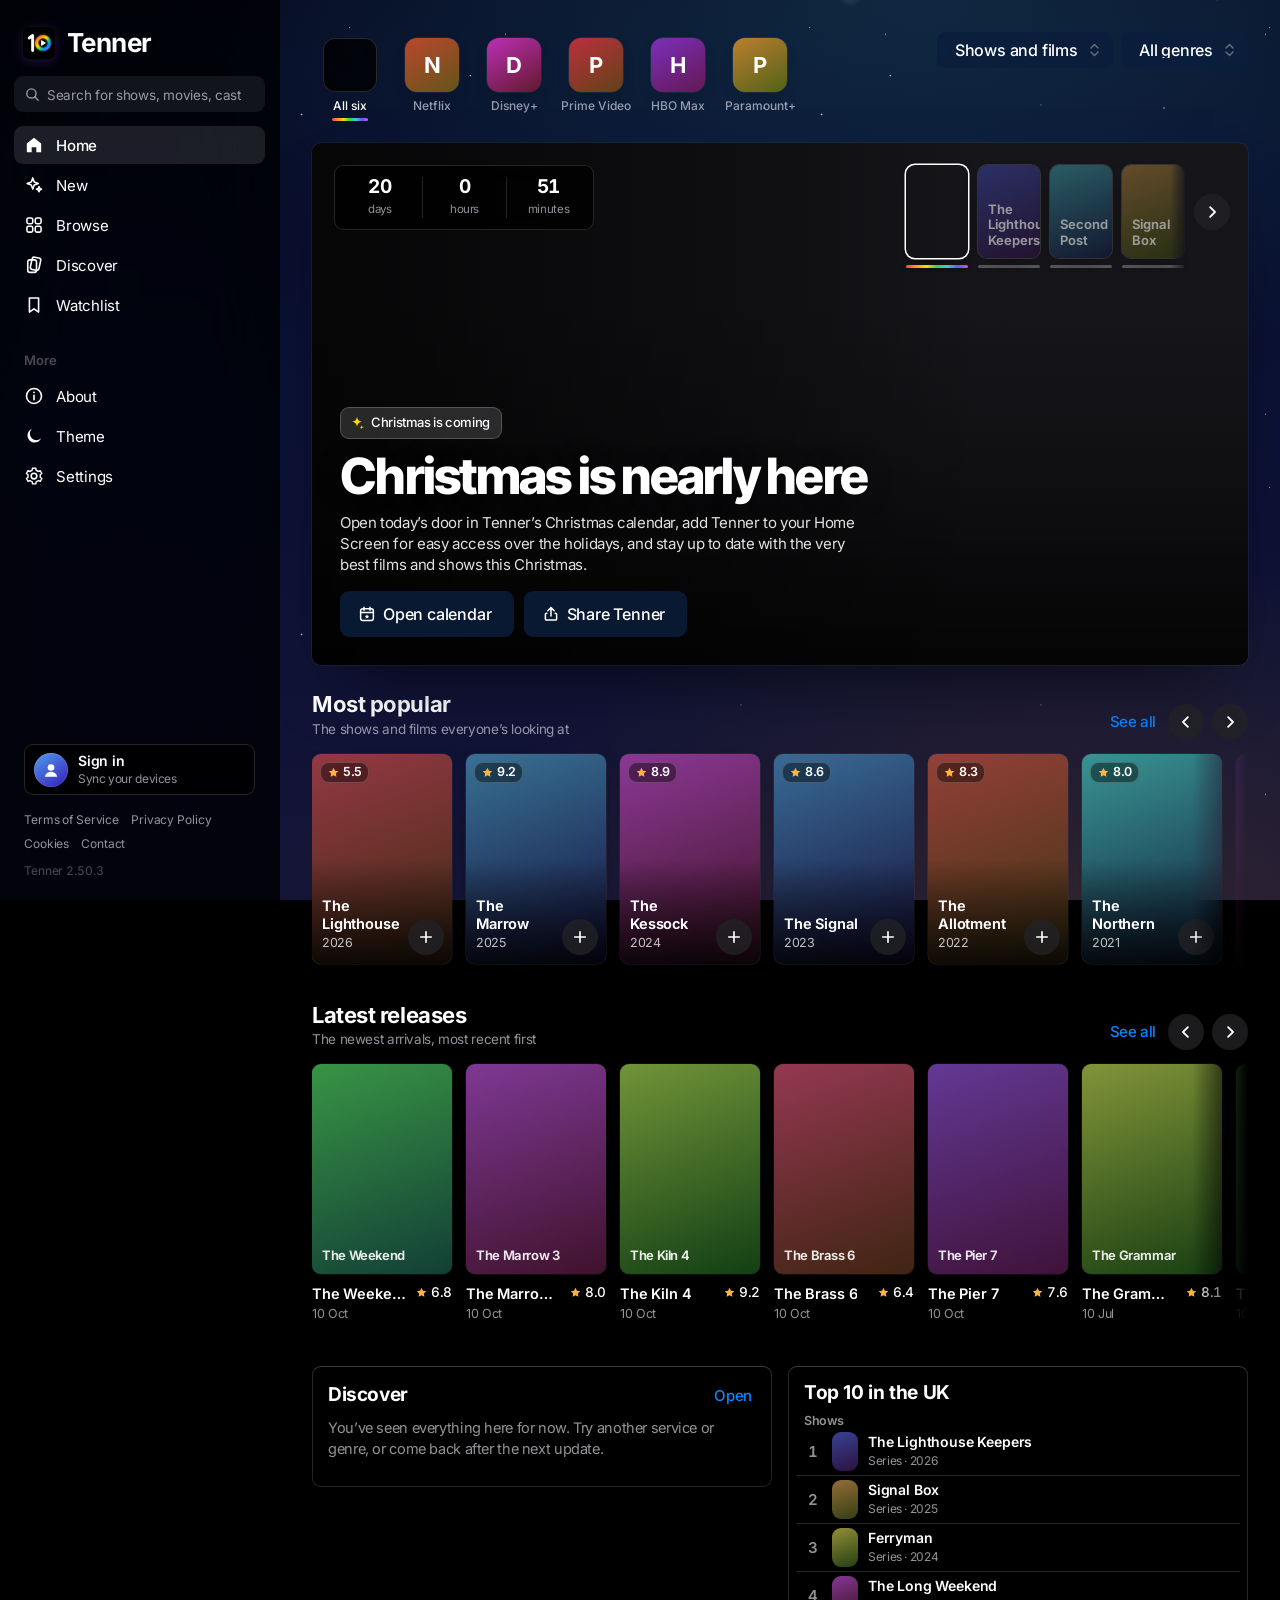
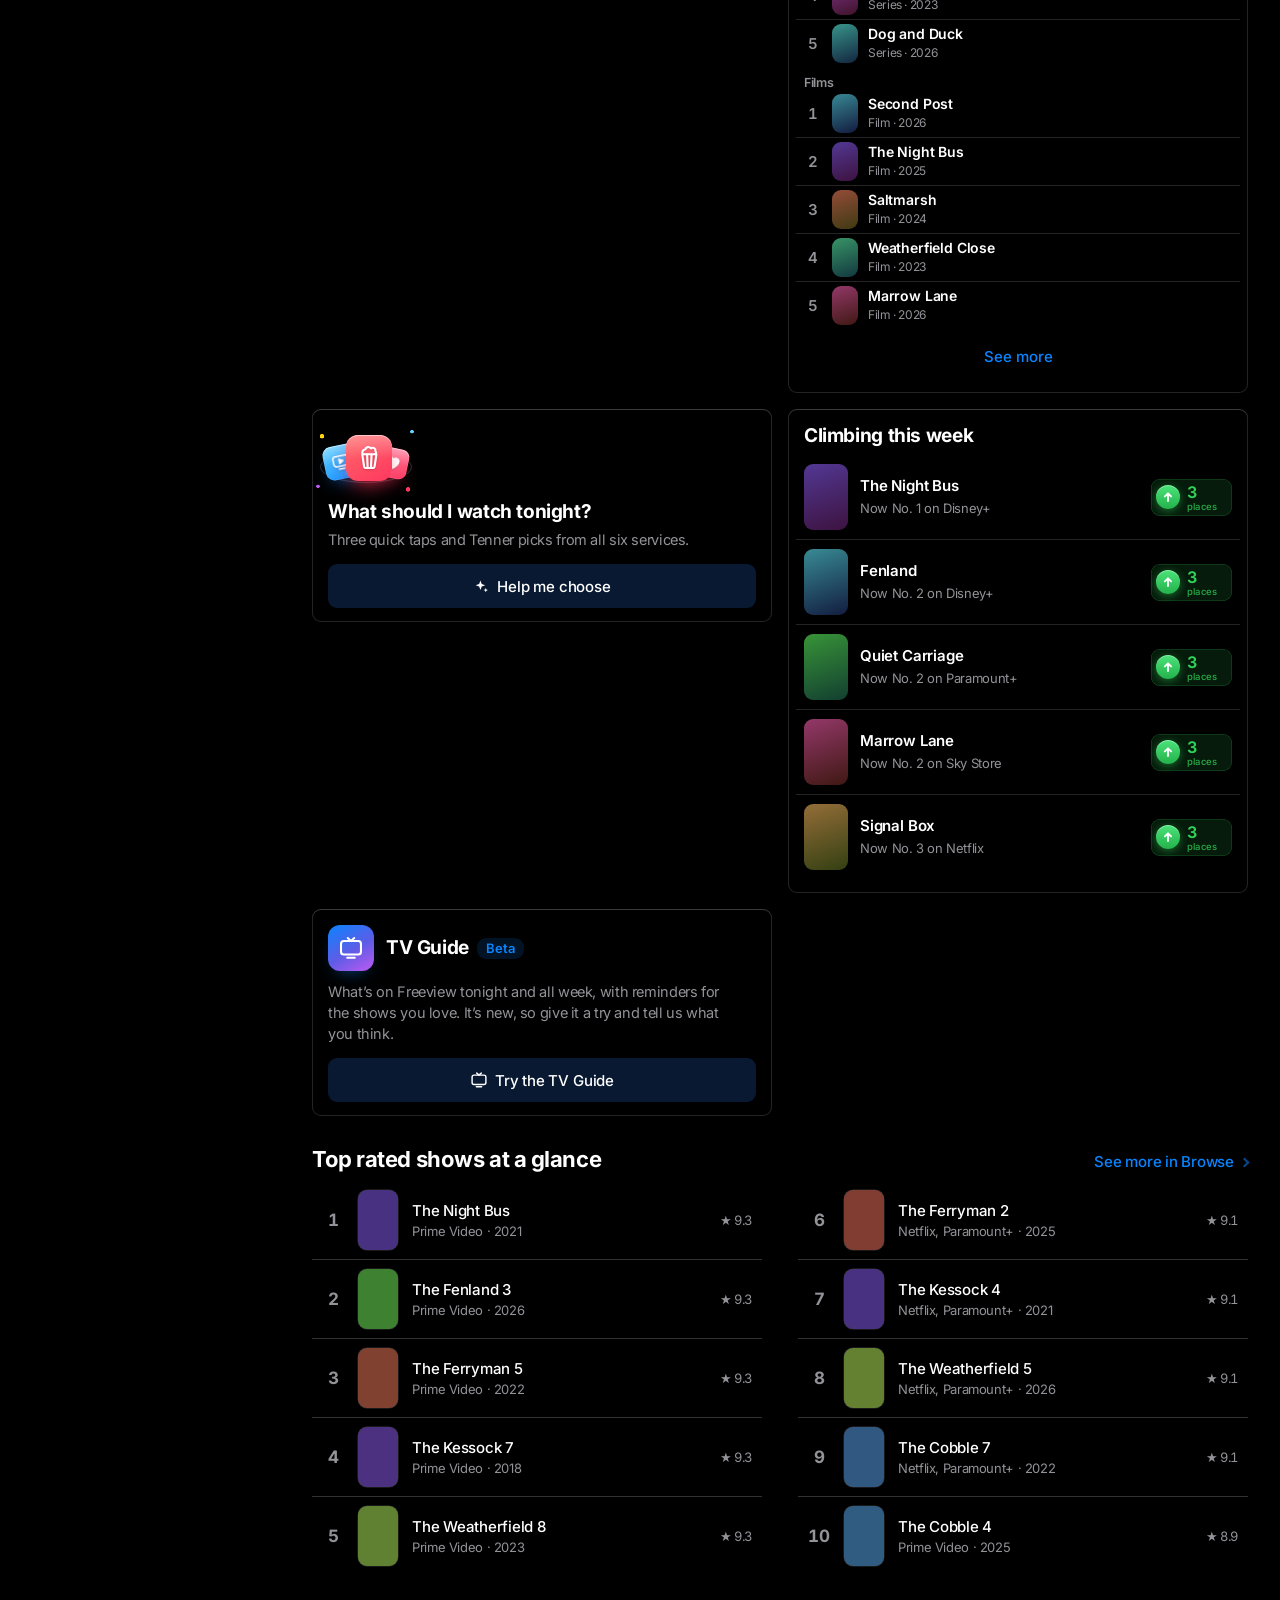
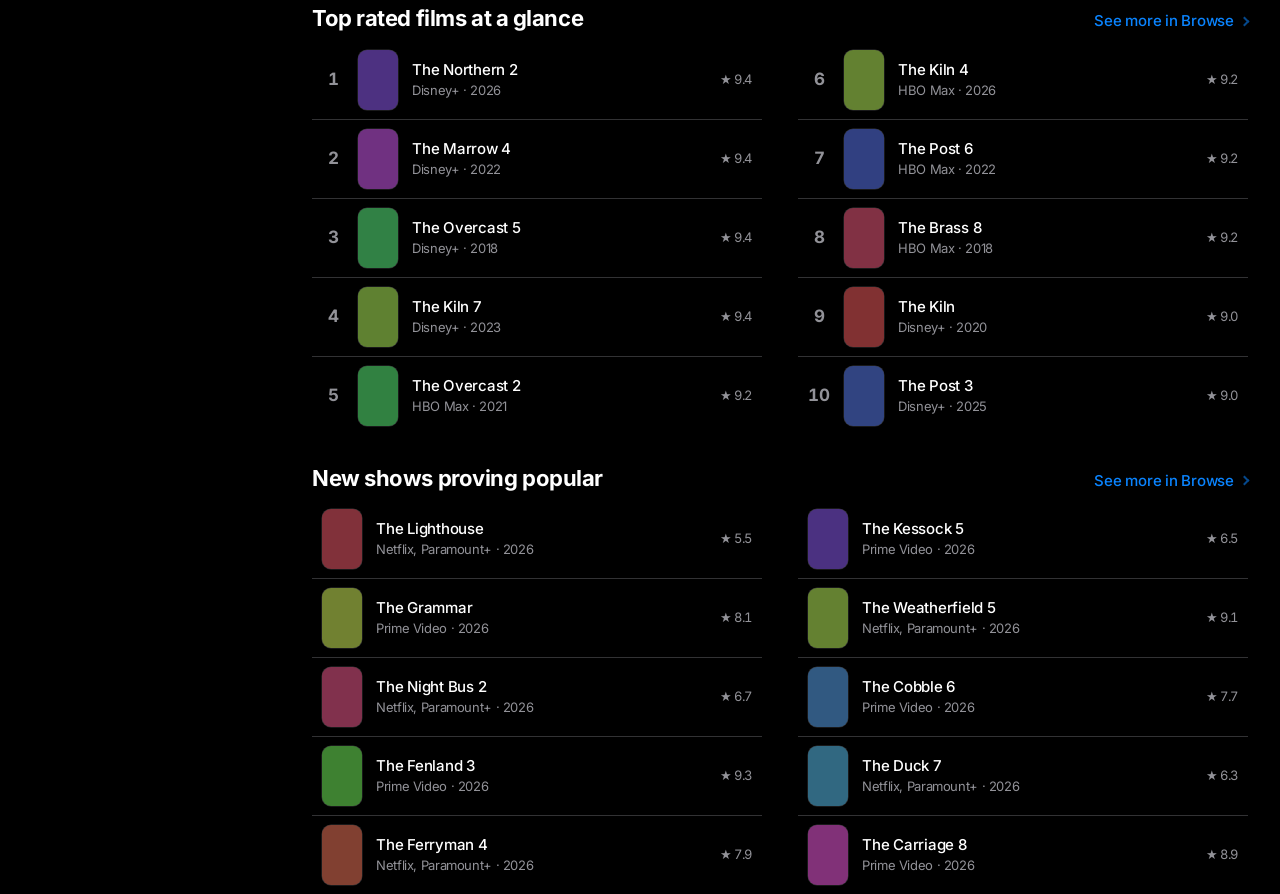
<file: site/index.html>
<!doctype html>
<html lang="en-GB">
<head>
  <meta charset="utf-8">
  <meta name="viewport" content="width=device-width, initial-scale=1, viewport-fit=cover">
  <title>Tenner</title>
  <meta name="description" content="The UK's top 10 shows and films right now on Netflix, Disney+, Prime Video, HBO Max, Paramount+ and Apple TV. Updated every hour.">
  <meta name="theme-color" content="#ffffff" media="(prefers-color-scheme: light)">
  <meta name="theme-color" content="#000000" media="(prefers-color-scheme: dark)">
  <link rel="icon" href="favicon.ico" sizes="48x48">
  <link rel="icon" href="icon-96.png" type="image/png" sizes="96x96">
  <link rel="icon" href="favicon.svg" type="image/svg+xml">
  <link rel="apple-touch-icon" href="apple-touch-icon.png">
  <link rel="manifest" href="manifest.webmanifest">
  <link rel="search" type="application/opensearchdescription+xml" title="Tenner" href="opensearch.xml">
  <!-- pages start loading as you point at a link (Chrome and Edge): just the page, nothing runs until you click -->
  <script type="speculationrules">{"prefetch":[{"source":"document","where":{"and":[{"href_matches":"/*"},{"not":{"href_matches":"/t/*"}},{"not":{"selector_matches":"[target], [download]"}}]},"eagerness":"moderate"}]}</script>
  <meta name="apple-mobile-web-app-title" content="Tenner">
  <meta name="apple-mobile-web-app-capable" content="yes">
  <meta name="mobile-web-app-capable" content="yes">
  <meta name="apple-mobile-web-app-status-bar-style" content="black-translucent">
  <link rel="preconnect" href="https://image.tmdb.org">
  <link rel="preconnect" href="https://tenner-api.danseacroft.workers.dev" crossorigin>
  <script>/* Apple devices draw Tenner in their own San Francisco, so Inter is fetched early only everywhere else */
  if(!/Mac|iPhone|iPad|iPod/.test(navigator.platform))["inter-latin","inter-tight-latin"].forEach(function(f){var l=document.createElement("link");l.rel="preload";l.as="font";l.type="font/woff2";l.crossOrigin="";l.href="fonts/"+f+".woff2";document.head.appendChild(l)});</script>

  <!-- Link previews in WhatsApp, iMessage, Messenger etc. -->
  <meta property="og:type" content="website">
  <meta property="og:site_name" content="Tenner">
  <meta property="og:title" content="Tenner: your top ten, every hour">
  <meta property="og:description" content="The UK's top 10 shows and films on Netflix, Disney+, Prime Video, HBO Max, Paramount+ and Apple TV.">
  <meta property="og:url" content="https://tenner.stream/">
  <meta property="og:image" content="https://tenner.stream/og.jpg">
  <meta property="og:image:width" content="1200">
  <meta property="og:image:height" content="630">
  <meta name="twitter:card" content="summary_large_image">

  <script>/* Night is the default; Day or Auto only when chosen */
  function tnTheme(t){var r=document.documentElement;if(t==="auto")r.removeAttribute("data-theme");else r.setAttribute("data-theme",t);
    var c=t==="auto"?null:(t==="light"?"#ffffff":"#000000");document.querySelectorAll('meta[name="theme-color"]').forEach(function(m){if(!m.dataset.c)m.dataset.c=m.content;m.content=c||m.dataset.c;});}
  try{var a=JSON.parse(localStorage.getItem("tenner-account")||"null");if(a&&!a.picture&&a.hue!=null&&a.hue!=210)document.documentElement.style.setProperty("--menu","hsl("+a.hue+" 72% 56%)")}catch(e){}
  try{var t=localStorage.getItem("tenner-theme");tnTheme(t==="light"||t==="auto"?t:"dark")}catch(e){tnTheme("dark")}
  try{if(!(JSON.parse(localStorage.getItem("tenner-settings")||"{}").anim)||matchMedia("(prefers-reduced-motion: reduce)").matches)document.documentElement.classList.add("still")}catch(e){document.documentElement.classList.add("still")}
  addEventListener("pagereveal",function(e){if(e.viewTransition&&document.documentElement.classList.contains("still")){e.viewTransition.ready.catch(function(){});e.viewTransition.skipTransition()}});</script>
  <link rel="stylesheet" href="styles.css?v=2.50.3">
  <link rel="stylesheet" href="home.css?v=2.50.3">
  <link rel="stylesheet" href="advent.css?v=2.50.3">
</head>
<body class="home">
  <a class="skip" href="#main">Skip to the page</a>

  <!-- the bar at the top: the logo, the tabs (a floating bar at the bottom on phones) and the round button -->
  <div class="top-row">
    <div class="top-brand">
      <a class="lt-logo" href="./" aria-label="Tenner, home"><img src="logo.svg" alt="" width="36" height="36"></a>
      <span class="brand-name">Tenner</span>
    </div>
    <nav class="tabbar" aria-label="Pages"><div class="tabs" role="tablist" id="tabs"><span class="tab-ind" id="tabInd" aria-hidden="true"></span>
      <button type="button" role="tab" data-tab="home" aria-selected="true" tabindex="0">
        <svg class="i-o" viewBox="0 0 24 24" aria-hidden="true"><path d="M4 10.4 12 4l8 6.4V20h-5v-5.6H9V20H4z"/></svg>
        <svg class="i-f" viewBox="0 0 24 24" aria-hidden="true"><path class="solid" d="M3.4 10.2 12 3.3l8.6 6.9V20.6h-5.8v-5.8H9.2v5.8H3.4z"/></svg>
        <span>Home</span></button>
      <button type="button" role="tab" data-tab="new" aria-selected="false" tabindex="-1">
        <svg class="i-o" viewBox="0 0 24 24" aria-hidden="true"><path d="M10.5 3.5l1.8 4.9 4.9 1.8-4.9 1.8-1.8 4.9-1.8-4.9-4.9-1.8 4.9-1.8z"/><path d="M18 14l.9 2.1L21 17l-2.1.9L18 20l-.9-2.1L15 17l2.1-.9z"/></svg>
        <svg class="i-f" viewBox="0 0 24 24" aria-hidden="true"><path class="solid" d="M10.5 2.5l2.1 5.4 5.4 2.1-5.4 2.1-2.1 5.4-2.1-5.4L3 10l5.4-2.1z"/><path class="solid" d="M18 13.5l1.1 2.4 2.4 1.1-2.4 1.1L18 20.5l-1.1-2.4-2.4-1.1 2.4-1.1z"/></svg>
        <span>New</span></button>
      <button type="button" role="tab" data-tab="browse" aria-selected="false" tabindex="-1">
        <svg class="i-o" viewBox="0 0 24 24" aria-hidden="true"><rect x="3.5" y="3.5" width="7" height="7" rx="2"/><rect x="13.5" y="3.5" width="7" height="7" rx="2"/><rect x="3.5" y="13.5" width="7" height="7" rx="2"/><rect x="13.5" y="13.5" width="7" height="7" rx="2"/></svg>
        <svg class="i-f" viewBox="0 0 24 24" aria-hidden="true"><rect class="solid" x="3" y="3" width="8" height="8" rx="2.2"/><rect class="solid" x="13" y="3" width="8" height="8" rx="2.2"/><rect class="solid" x="3" y="13" width="8" height="8" rx="2.2"/><rect class="solid" x="13" y="13" width="8" height="8" rx="2.2"/></svg>
        <span>Browse</span></button>
      <button type="button" role="tab" data-tab="discover" aria-selected="false" tabindex="-1">
        <svg class="i-o" viewBox="0 0 24 24" aria-hidden="true"><rect x="8.6" y="3" width="10.5" height="15" rx="2.6" transform="rotate(12 13.85 10.5)"/><rect x="4.5" y="5.8" width="10.5" height="15" rx="2.6"/></svg>
        <svg class="i-f" viewBox="0 0 24 24" aria-hidden="true"><rect class="solid" x="8.6" y="3" width="10.5" height="15" rx="2.6" transform="rotate(12 13.85 10.5)" opacity=".45"/><rect class="solid" x="4.2" y="5.5" width="11" height="15.6" rx="2.8"/></svg>
        <span>Discover</span></button>
      <button type="button" role="tab" data-tab="watchlist" aria-selected="false" tabindex="-1">
        <svg class="i-o" viewBox="0 0 24 24" aria-hidden="true"><path d="M6.5 3.5h11v17L12 16.6 6.5 20.5z"/></svg>
        <svg class="i-f" viewBox="0 0 24 24" aria-hidden="true"><path class="solid" d="M6 3h12v18.4l-6-4.2-6 4.2z"/></svg>
        <span>Watchlist</span></button>
    </div></nav>
    <h2 class="side-h" id="sideMore">More</h2>
    <a class="side-about" href="about.html"><svg viewBox="0 0 24 24" aria-hidden="true"><circle cx="12" cy="12" r="9" fill="none" stroke="currentColor" stroke-width="1.9"/><path d="M12 11v5.5" fill="none" stroke="currentColor" stroke-width="1.9" stroke-linecap="round"/><circle cx="12" cy="7.6" r="1.1" fill="currentColor"/></svg><span>About</span></a>
    <div class="top-act">
      <a class="tb-btn tb-about tb-settings" href="settings.html" aria-label="Settings" title="Settings"><svg viewBox="0 0 24 24" aria-hidden="true"><path d="M12 8.6a3.4 3.4 0 1 0 0 6.8 3.4 3.4 0 0 0 0-6.8z" fill="none" stroke="currentColor" stroke-width="1.9"/><path d="M19.4 13.5a7.6 7.6 0 0 0 0-3l2-1.5-2-3.4-2.3 1a7.6 7.6 0 0 0-2.6-1.5L14.2 2.6h-4l-.4 2.5A7.6 7.6 0 0 0 7.2 6.6l-2.3-1-2 3.4 2 1.5a7.6 7.6 0 0 0 0 3l-2 1.5 2 3.4 2.3-1a7.6 7.6 0 0 0 2.6 1.5l.4 2.5h4l.4-2.5a7.6 7.6 0 0 0 2.6-1.5l2.3 1 2-3.4z" fill="none" stroke="currentColor" stroke-width="1.7" stroke-linejoin="round"/></svg></a>
      <a class="tb-btn tb-about" href="about.html" aria-label="About Tenner" title="About"><svg viewBox="0 0 24 24" aria-hidden="true"><circle cx="12" cy="12" r="9" fill="none" stroke="currentColor" stroke-width="2"/><path d="M12 11v5.5" stroke="currentColor" stroke-width="2.2" stroke-linecap="round"/><circle cx="12" cy="7.6" r="1.3" fill="currentColor"/></svg></a>
      <button type="button" class="tb-btn" id="thBtn" aria-haspopup="menu" aria-controls="thPop" aria-expanded="false" aria-label="Theme" title="Theme"><span id="thIc" style="display:contents"></span></button>
    </div>
    <a class="side-about side-settings" href="settings.html"><svg viewBox="0 0 24 24" aria-hidden="true"><path d="M12 8.6a3.4 3.4 0 1 0 0 6.8 3.4 3.4 0 0 0 0-6.8z" fill="none" stroke="currentColor" stroke-width="1.9"/><path d="M19.4 13.5a7.6 7.6 0 0 0 0-3l2-1.5-2-3.4-2.3 1a7.6 7.6 0 0 0-2.6-1.5L14.2 2.6h-4l-.4 2.5A7.6 7.6 0 0 0 7.2 6.6l-2.3-1-2 3.4 2 1.5a7.6 7.6 0 0 0 0 3l-2 1.5 2 3.4 2.3-1a7.6 7.6 0 0 0 2.6 1.5l.4 2.5h4l.4-2.5a7.6 7.6 0 0 0 2.6-1.5l2.3 1 2-3.4z" fill="none" stroke="currentColor" stroke-width="1.7" stroke-linejoin="round"/></svg><span>Settings</span></a>
    <div class="side-links" aria-label="Site information">
      <a class="side-link" href="legal.html#terms">Terms of Service</a>
      <a class="side-link" href="legal.html#privacy">Privacy Policy</a>
      <a class="side-link" href="legal.html#cookies">Cookies</a>
      <a class="side-link" href="contact.html">Contact</a>
      <span class="side-ver">Tenner 2.50.3</span>
    </div>
  </div>

  <div class="tb-pop th-pop" id="thPop" role="menu" aria-labelledby="thH" popover>
    <div class="tb-head"><h2 id="thH">Theme</h2></div>
    <div class="th-list"><button type="button" role="menuitemradio" data-mode="auto" aria-checked="false"><i><svg viewBox="0 0 24 24" aria-hidden="true"><circle cx="12" cy="12" r="8.6" fill="none" stroke="currentColor" stroke-width="2.2"/><path d="M12 3.4a8.6 8.6 0 0 1 0 17.2z" fill="currentColor"/></svg></i><span><b>Auto</b><small>Follows your device</small></span><em aria-hidden="true"></em></button><button type="button" role="menuitemradio" data-mode="light" aria-checked="false"><i><svg class="ic-sun" viewBox="0 0 24 24" fill="none" stroke="currentColor" stroke-width="2.3" stroke-linecap="round" aria-hidden="true"><circle cx="12" cy="12" r="4.2"/><path d="M12 2v2.4M12 19.6V22M4.2 4.2l1.7 1.7M18.1 18.1l1.7 1.7M2 12h2.4M19.6 12H22M4.2 19.8l1.7-1.7M18.1 5.9l1.7-1.7"/></svg></i><span><b>Day</b><small>Light all the time</small></span><em aria-hidden="true"></em></button><button type="button" role="menuitemradio" data-mode="dark" aria-checked="false"><i><svg class="ic-moon" viewBox="0 0 24 24" fill="currentColor" aria-hidden="true"><path d="M20.5 14.7A8.5 8.5 0 1 1 9.3 3.5a7 7 0 0 0 11.2 11.2Z"/></svg></i><span><b>Night</b><small>Dark all the time</small></span><em aria-hidden="true"></em></button></div>
  </div>


  <main id="main" class="bx" tabindex="-1">
    <!-- the artwork's colours run on under the sidebar (Apple's background extension) and glow softly behind the page -->
    <div class="bd-ext" id="bdExt" aria-hidden="true"></div>
    <div class="bx-amb" id="bxAmb" aria-hidden="true"></div>
    <header class="bx-hd">
      <h1 class="bx-h">Home</h1>
      <nav class="bx-rail" id="bxRail" aria-label="Services"></nav>
      <div class="bx-dds">
        <label class="dd dd-kind" id="bxKindDD" data-filter="Shows or films"><span class="dd-l" id="bxKindL">Shows and films</span><span class="dd-chev" aria-hidden="true"></span>
          <select id="bxKind" aria-label="Shows, films or both"><option value="both">Shows and films</option><option value="tv">Shows</option><option value="movie">Films</option></select></label>
        <label class="dd dd-kind" id="bxGenDD" data-filter="Genre"><span class="dd-l" id="bxGenL">All genres</span><span class="dd-chev" aria-hidden="true"></span>
          <select id="bxGen" aria-label="Genre"><option value="">All genres</option></select></label>
      </div>
    </header>
    <div class="bx-grid">
      <div class="bx-main" id="bxMain">
        <section class="bx-hero sk" id="bxHero" aria-roledescription="carousel" aria-label="Top of the charts"></section>
        <div id="bxRows"><div class="bx-sk-row" aria-hidden="true"><i></i><i></i><i></i></div></div>
      </div>
      <aside class="bx-side" id="bxSide" aria-label="For you"></aside>
    </div>
  </main>

  <div id="toast" class="toast" role="status" aria-live="polite" hidden></div>

  <script src="shell.js?v=2.50.3" defer></script>
  <script src="links.js?v=2.50.3" defer></script>
  <script src="sheet.js?v=2.50.3" defer></script>
  <script src="person.js?v=2.50.3" defer></script>
  <script src="tonight.js?v=2.50.3" defer></script>
  <script src="advent.js?v=2.50.3" defer></script>
  <script src="home.js?v=2.50.3" defer></script>
</body>
</html>
</file>
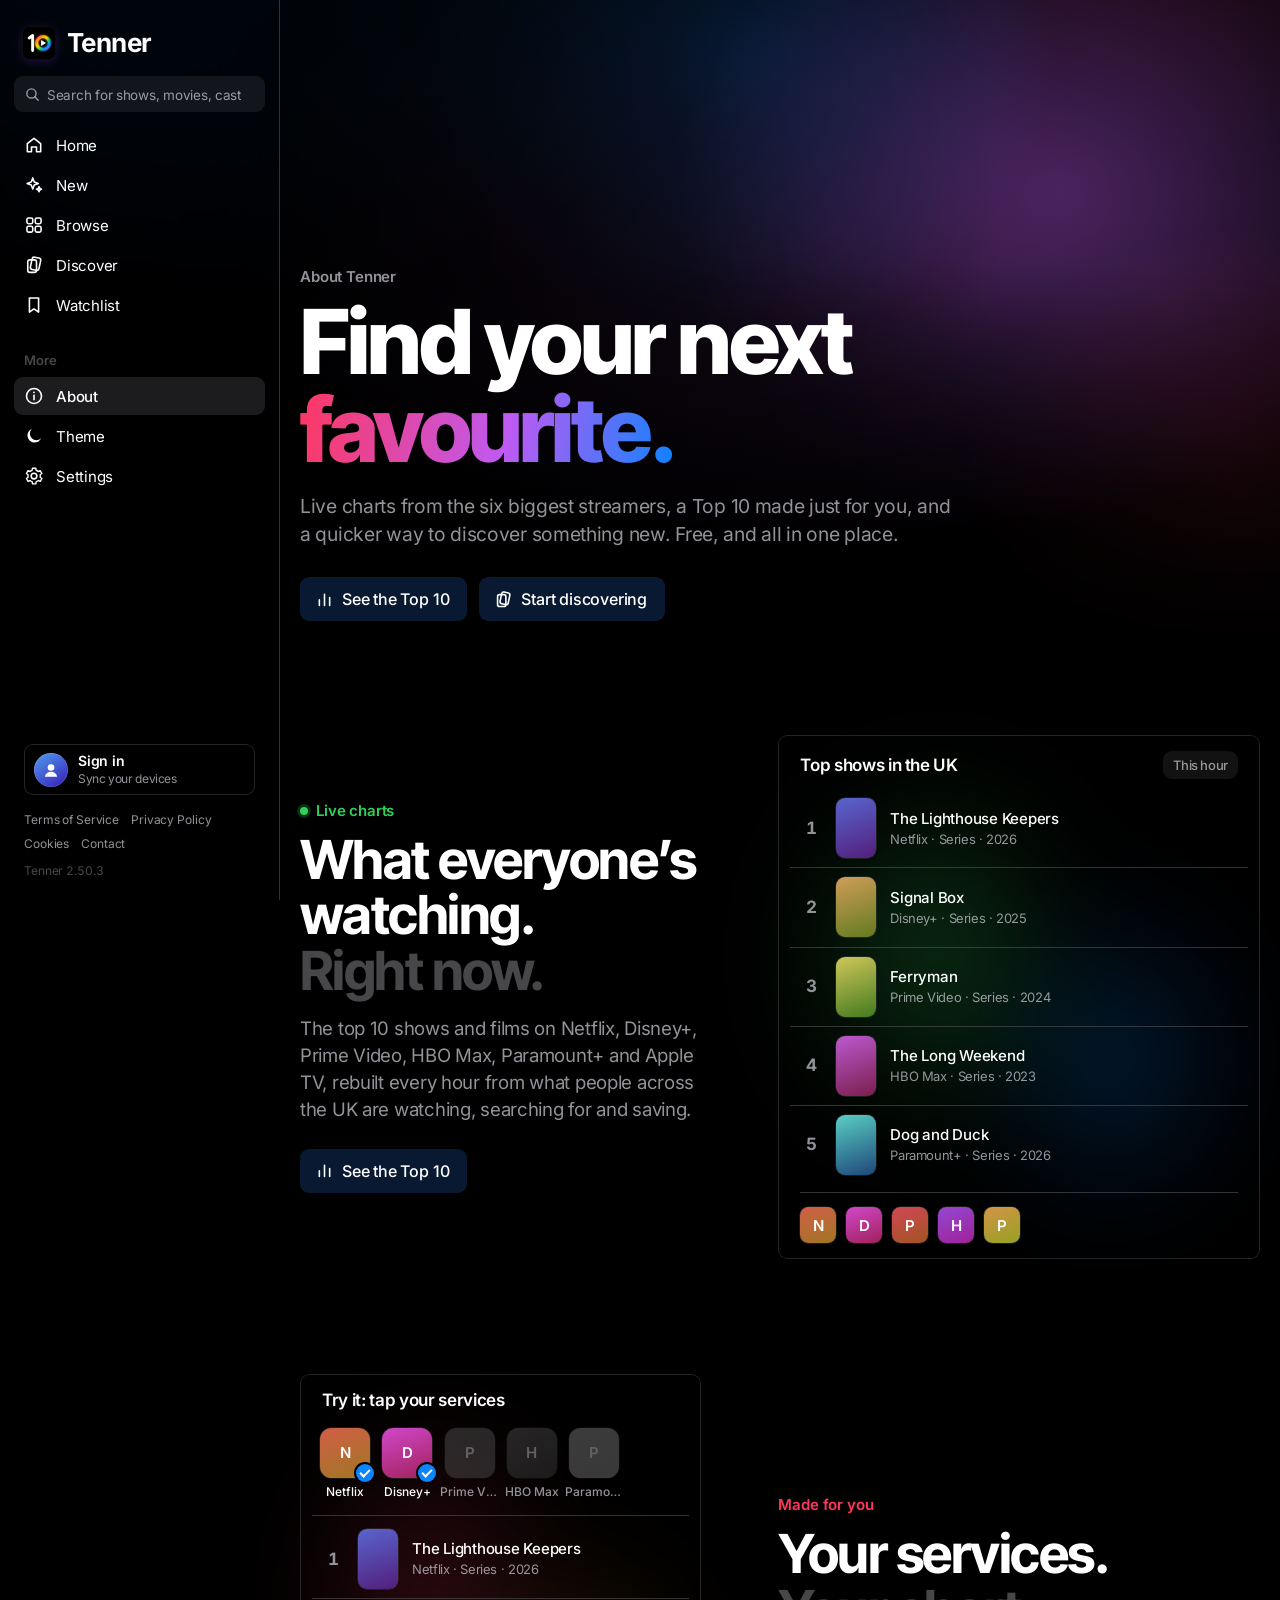
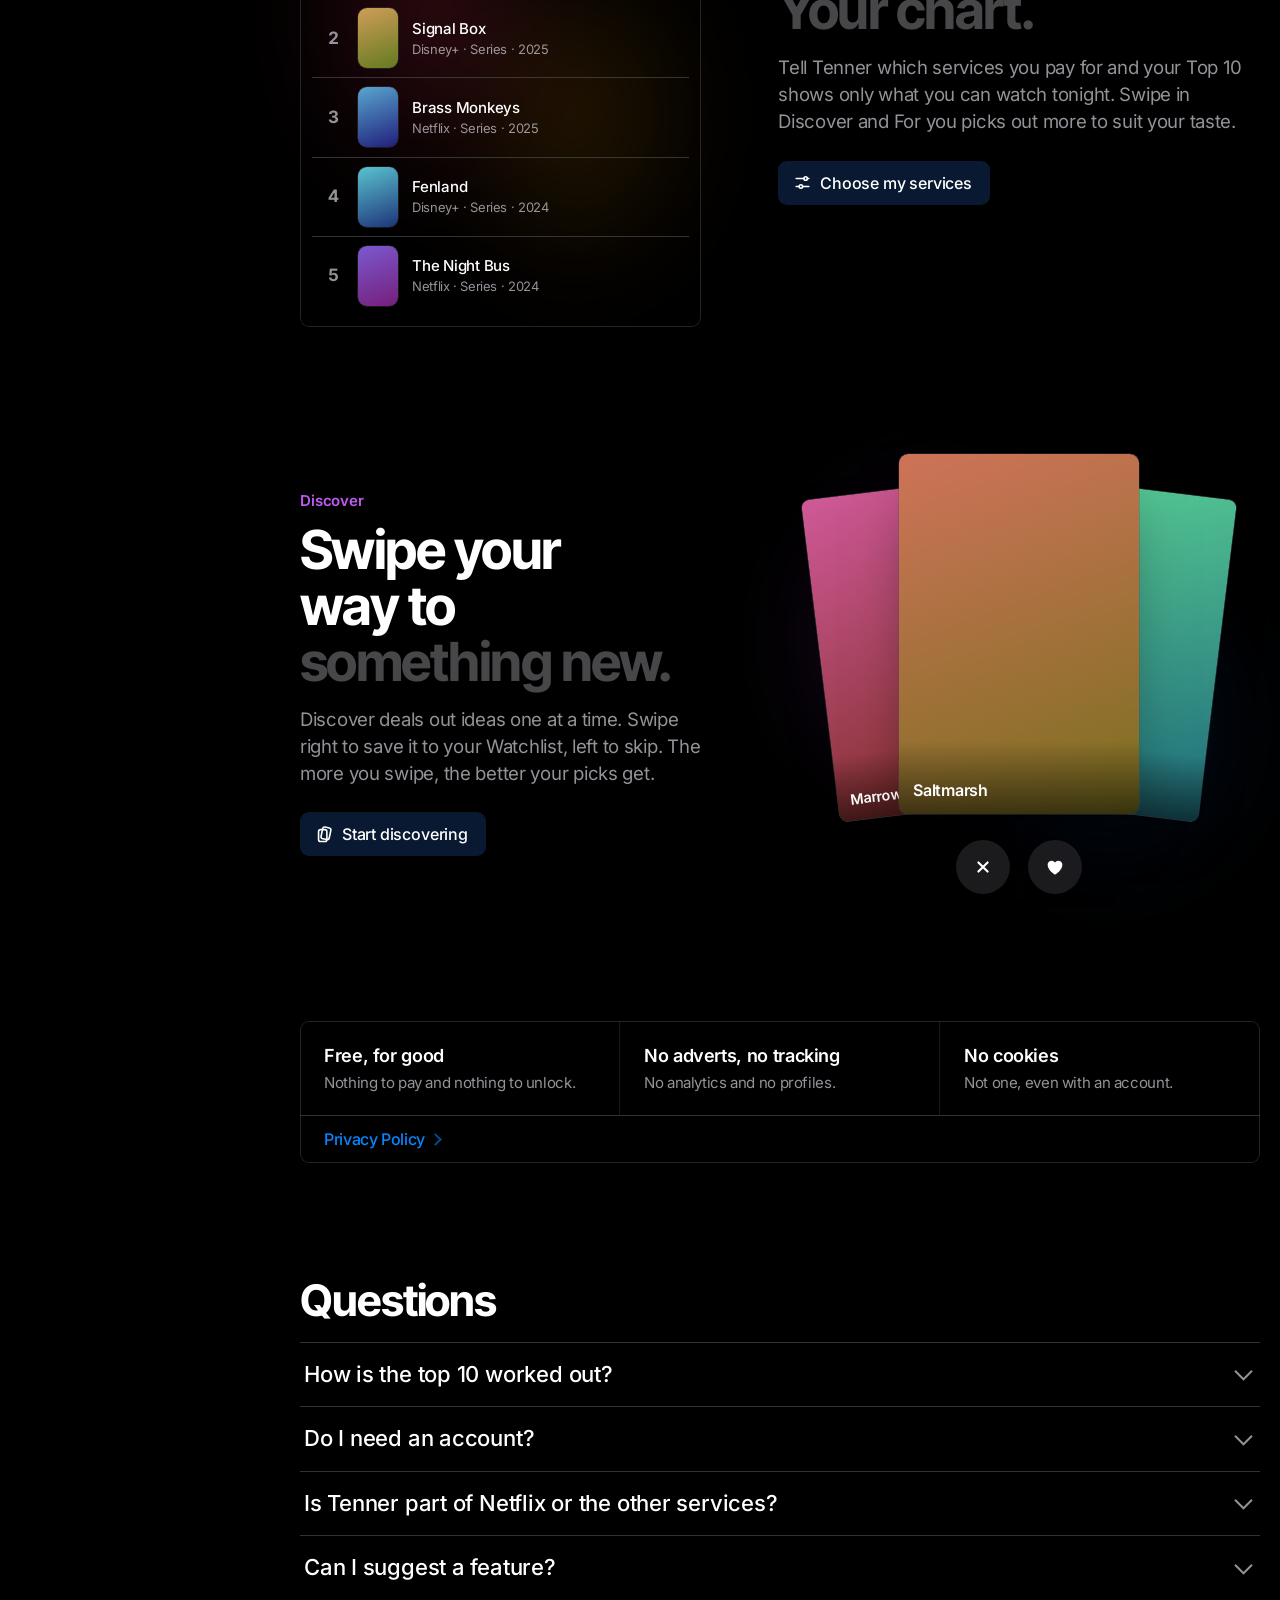
<file: site/about.html>
<!doctype html>
<html lang="en-GB">
<head>
  <meta charset="utf-8">
  <meta name="viewport" content="width=device-width, initial-scale=1, viewport-fit=cover">
  <title>About Tenner</title>
  <meta name="description" content="See what films and shows are trending on Netflix, Disney+, Apple TV, Paramount+, Prime Video and HBO Max, updated every hour.">
  <meta name="theme-color" content="#ffffff" media="(prefers-color-scheme: light)">
  <meta name="theme-color" content="#000000" media="(prefers-color-scheme: dark)">
  <link rel="icon" href="favicon.ico" sizes="48x48">
  <link rel="icon" href="icon-96.png" type="image/png" sizes="96x96">
  <link rel="icon" href="favicon.svg" type="image/svg+xml">
  <link rel="apple-touch-icon" href="apple-touch-icon.png">
  <link rel="manifest" href="manifest.webmanifest">
  <link rel="search" type="application/opensearchdescription+xml" title="Tenner" href="opensearch.xml">
  <!-- pages start loading as you point at a link (Chrome and Edge): just the page, nothing runs until you click -->
  <script type="speculationrules">{"prefetch":[{"source":"document","where":{"and":[{"href_matches":"/*"},{"not":{"href_matches":"/t/*"}},{"not":{"selector_matches":"[target], [download]"}}]},"eagerness":"moderate"}]}</script>
  <meta name="apple-mobile-web-app-title" content="Tenner">
  <meta name="apple-mobile-web-app-capable" content="yes">
  <meta name="mobile-web-app-capable" content="yes">
  <meta name="apple-mobile-web-app-status-bar-style" content="black-translucent">
  <script>/* Apple devices draw Tenner in their own San Francisco, so Inter is fetched early only everywhere else */
  if(!/Mac|iPhone|iPad|iPod/.test(navigator.platform))["inter-latin","inter-tight-latin"].forEach(function(f){var l=document.createElement("link");l.rel="preload";l.as="font";l.type="font/woff2";l.crossOrigin="";l.href="fonts/"+f+".woff2";document.head.appendChild(l)});</script>
  <link rel="preconnect" href="https://image.tmdb.org">

  <!-- Link previews in WhatsApp, iMessage, Messenger etc. -->
  <meta property="og:type" content="website">
  <meta property="og:site_name" content="Tenner">
  <meta property="og:title" content="Tenner: your top ten, every hour">
  <meta property="og:description" content="The UK's top 10 shows and films on Netflix, Disney+, Prime Video, HBO Max, Paramount+ and Apple TV.">
  <meta property="og:url" content="https://tenner.stream/about.html">
  <meta property="og:image" content="https://tenner.stream/og.jpg">
  <meta property="og:image:width" content="1200">
  <meta property="og:image:height" content="630">
  <meta name="twitter:card" content="summary_large_image">

  <script>/* Night is the default; Day or Auto only when chosen */
  function tnTheme(t){var r=document.documentElement;if(t==="auto")r.removeAttribute("data-theme");else r.setAttribute("data-theme",t);
    var c=t==="auto"?null:(t==="light"?"#ffffff":"#000000");document.querySelectorAll('meta[name="theme-color"]').forEach(function(m){if(!m.dataset.c)m.dataset.c=m.content;m.content=c||m.dataset.c;});}
  try{var a=JSON.parse(localStorage.getItem("tenner-account")||"null");if(a&&!a.picture&&a.hue!=null&&a.hue!=210)document.documentElement.style.setProperty("--menu","hsl("+a.hue+" 72% 56%)")}catch(e){}
  try{var t=localStorage.getItem("tenner-theme");tnTheme(t==="light"||t==="auto"?t:"dark")}catch(e){tnTheme("dark")}
  try{if(!(JSON.parse(localStorage.getItem("tenner-settings")||"{}").anim)||matchMedia("(prefers-reduced-motion: reduce)").matches)document.documentElement.classList.add("still")}catch(e){document.documentElement.classList.add("still")}
  addEventListener("pagereveal",function(e){if(e.viewTransition&&document.documentElement.classList.contains("still")){e.viewTransition.ready.catch(function(){});e.viewTransition.skipTransition()}});</script>
  <link rel="stylesheet" href="styles.css?v=2.50.3">
  <link rel="stylesheet" href="about.css?v=2.50.3">

</head>
<body class="about">
  <a class="skip" href="#main">Skip to the page</a>

  <!-- the bar at the top: the logo, the tabs (a floating bar at the bottom on phones) and the round button -->
  <div class="top-row">
    <div class="top-brand">
      <a class="lt-logo" href="./" aria-label="Tenner, home"><img src="logo.svg" alt="" width="36" height="36"></a>
      <span class="brand-name">Tenner</span>
    </div>
    <nav class="tabbar" aria-label="Pages"><div class="tabs" role="tablist" id="tabs"><span class="tab-ind" id="tabInd" aria-hidden="true"></span>
      <button type="button" role="tab" data-tab="home" aria-selected="false" tabindex="-1">
        <svg class="i-o" viewBox="0 0 24 24" aria-hidden="true"><path d="M4 10.4 12 4l8 6.4V20h-5v-5.6H9V20H4z"/></svg>
        <svg class="i-f" viewBox="0 0 24 24" aria-hidden="true"><path class="solid" d="M3.4 10.2 12 3.3l8.6 6.9V20.6h-5.8v-5.8H9.2v5.8H3.4z"/></svg>
        <span>Home</span></button>
      <button type="button" role="tab" data-tab="new" aria-selected="false" tabindex="-1">
        <svg class="i-o" viewBox="0 0 24 24" aria-hidden="true"><path d="M10.5 3.5l1.8 4.9 4.9 1.8-4.9 1.8-1.8 4.9-1.8-4.9-4.9-1.8 4.9-1.8z"/><path d="M18 14l.9 2.1L21 17l-2.1.9L18 20l-.9-2.1L15 17l2.1-.9z"/></svg>
        <svg class="i-f" viewBox="0 0 24 24" aria-hidden="true"><path class="solid" d="M10.5 2.5l2.1 5.4 5.4 2.1-5.4 2.1-2.1 5.4-2.1-5.4L3 10l5.4-2.1z"/><path class="solid" d="M18 13.5l1.1 2.4 2.4 1.1-2.4 1.1L18 20.5l-1.1-2.4-2.4-1.1 2.4-1.1z"/></svg>
        <span>New</span></button>
      <button type="button" role="tab" data-tab="browse" aria-selected="false" tabindex="-1">
        <svg class="i-o" viewBox="0 0 24 24" aria-hidden="true"><rect x="3.5" y="3.5" width="7" height="7" rx="2"/><rect x="13.5" y="3.5" width="7" height="7" rx="2"/><rect x="3.5" y="13.5" width="7" height="7" rx="2"/><rect x="13.5" y="13.5" width="7" height="7" rx="2"/></svg>
        <svg class="i-f" viewBox="0 0 24 24" aria-hidden="true"><rect class="solid" x="3" y="3" width="8" height="8" rx="2.2"/><rect class="solid" x="13" y="3" width="8" height="8" rx="2.2"/><rect class="solid" x="3" y="13" width="8" height="8" rx="2.2"/><rect class="solid" x="13" y="13" width="8" height="8" rx="2.2"/></svg>
        <span>Browse</span></button>
      <button type="button" role="tab" data-tab="discover" aria-selected="false" tabindex="-1">
        <svg class="i-o" viewBox="0 0 24 24" aria-hidden="true"><rect x="8.6" y="3" width="10.5" height="15" rx="2.6" transform="rotate(12 13.85 10.5)"/><rect x="4.5" y="5.8" width="10.5" height="15" rx="2.6"/></svg>
        <svg class="i-f" viewBox="0 0 24 24" aria-hidden="true"><rect class="solid" x="8.6" y="3" width="10.5" height="15" rx="2.6" transform="rotate(12 13.85 10.5)" opacity=".45"/><rect class="solid" x="4.2" y="5.5" width="11" height="15.6" rx="2.8"/></svg>
        <span>Discover</span></button>
      <button type="button" role="tab" data-tab="watchlist" aria-selected="false" tabindex="-1">
        <svg class="i-o" viewBox="0 0 24 24" aria-hidden="true"><path d="M6.5 3.5h11v17L12 16.6 6.5 20.5z"/></svg>
        <svg class="i-f" viewBox="0 0 24 24" aria-hidden="true"><path class="solid" d="M6 3h12v18.4l-6-4.2-6 4.2z"/></svg>
        <span>Watchlist</span></button>
    </div></nav>
    <h2 class="side-h" id="sideMore">More</h2>
    <a class="side-about" aria-current="page" href="about.html"><svg viewBox="0 0 24 24" aria-hidden="true"><circle cx="12" cy="12" r="9" fill="none" stroke="currentColor" stroke-width="1.9"/><path d="M12 11v5.5" fill="none" stroke="currentColor" stroke-width="1.9" stroke-linecap="round"/><circle cx="12" cy="7.6" r="1.1" fill="currentColor"/></svg><span>About</span></a>
    <div class="top-act">
      <a class="tb-btn tb-about tb-settings" href="settings.html" aria-label="Settings" title="Settings"><svg viewBox="0 0 24 24" aria-hidden="true"><path d="M12 8.6a3.4 3.4 0 1 0 0 6.8 3.4 3.4 0 0 0 0-6.8z" fill="none" stroke="currentColor" stroke-width="1.9"/><path d="M19.4 13.5a7.6 7.6 0 0 0 0-3l2-1.5-2-3.4-2.3 1a7.6 7.6 0 0 0-2.6-1.5L14.2 2.6h-4l-.4 2.5A7.6 7.6 0 0 0 7.2 6.6l-2.3-1-2 3.4 2 1.5a7.6 7.6 0 0 0 0 3l-2 1.5 2 3.4 2.3-1a7.6 7.6 0 0 0 2.6 1.5l.4 2.5h4l.4-2.5a7.6 7.6 0 0 0 2.6-1.5l2.3 1 2-3.4z" fill="none" stroke="currentColor" stroke-width="1.7" stroke-linejoin="round"/></svg></a>
      <a class="tb-btn tb-about" href="about.html" aria-label="About Tenner" title="About" aria-current="page"><svg viewBox="0 0 24 24" aria-hidden="true"><circle cx="12" cy="12" r="9" fill="none" stroke="currentColor" stroke-width="2"/><path d="M12 11v5.5" stroke="currentColor" stroke-width="2.2" stroke-linecap="round"/><circle cx="12" cy="7.6" r="1.3" fill="currentColor"/></svg></a>
      <button type="button" class="tb-btn" id="thBtn" aria-haspopup="menu" aria-controls="thPop" aria-expanded="false" aria-label="Theme" title="Theme"><span id="thIc" style="display:contents"></span></button>
    </div>
    <a class="side-about side-settings" href="settings.html"><svg viewBox="0 0 24 24" aria-hidden="true"><path d="M12 8.6a3.4 3.4 0 1 0 0 6.8 3.4 3.4 0 0 0 0-6.8z" fill="none" stroke="currentColor" stroke-width="1.9"/><path d="M19.4 13.5a7.6 7.6 0 0 0 0-3l2-1.5-2-3.4-2.3 1a7.6 7.6 0 0 0-2.6-1.5L14.2 2.6h-4l-.4 2.5A7.6 7.6 0 0 0 7.2 6.6l-2.3-1-2 3.4 2 1.5a7.6 7.6 0 0 0 0 3l-2 1.5 2 3.4 2.3-1a7.6 7.6 0 0 0 2.6 1.5l.4 2.5h4l.4-2.5a7.6 7.6 0 0 0 2.6-1.5l2.3 1 2-3.4z" fill="none" stroke="currentColor" stroke-width="1.7" stroke-linejoin="round"/></svg><span>Settings</span></a>
    <div class="side-links" aria-label="Site information">
      <a class="side-link" href="legal.html#terms">Terms of Service</a>
      <a class="side-link" href="legal.html#privacy">Privacy Policy</a>
      <a class="side-link" href="legal.html#cookies">Cookies</a>
      <a class="side-link" href="contact.html">Contact</a>
      <span class="side-ver">Tenner 2.50.3</span>
    </div>
  </div>

  <div class="tb-pop th-pop" id="thPop" role="menu" aria-labelledby="thH" popover>
    <div class="tb-head"><h2 id="thH">Theme</h2></div>
    <div class="th-list"><button type="button" role="menuitemradio" data-mode="auto" aria-checked="false"><i><svg viewBox="0 0 24 24" aria-hidden="true"><circle cx="12" cy="12" r="8.6" fill="none" stroke="currentColor" stroke-width="2.2"/><path d="M12 3.4a8.6 8.6 0 0 1 0 17.2z" fill="currentColor"/></svg></i><span><b>Auto</b><small>Follows your device</small></span><em aria-hidden="true"></em></button><button type="button" role="menuitemradio" data-mode="light" aria-checked="false"><i><svg class="ic-sun" viewBox="0 0 24 24" fill="none" stroke="currentColor" stroke-width="2.3" stroke-linecap="round" aria-hidden="true"><circle cx="12" cy="12" r="4.2"/><path d="M12 2v2.4M12 19.6V22M4.2 4.2l1.7 1.7M18.1 18.1l1.7 1.7M2 12h2.4M19.6 12H22M4.2 19.8l1.7-1.7M18.1 5.9l1.7-1.7"/></svg></i><span><b>Day</b><small>Light all the time</small></span><em aria-hidden="true"></em></button><button type="button" role="menuitemradio" data-mode="dark" aria-checked="false"><i><svg class="ic-moon" viewBox="0 0 24 24" fill="currentColor" aria-hidden="true"><path d="M20.5 14.7A8.5 8.5 0 1 1 9.3 3.5a7 7 0 0 0 11.2 11.2Z"/></svg></i><span><b>Night</b><small>Dark all the time</small></span><em aria-hidden="true"></em></button></div>
  </div>


  <!-- the opening: this hour's No. 1, full width beside the sidebar and melting into the page, with the promise in one line -->
  <section class="ab-hero" aria-labelledby="h-about">
    <div class="ab-hero-bg" aria-hidden="true"><img id="abArt" alt="" decoding="async" fetchpriority="high" hidden></div>
    <div class="ab-ext" aria-hidden="true"><img id="abExt" alt="" decoding="async" hidden></div>
    <div class="ab-hero-copy">
      <p class="ab-eye">About Tenner</p>
      <h1 id="h-about" data-title="About">Find your next <span class="grad">favourite.</span></h1>
      <p class="ab-lede">Live charts from the six biggest streamers, a Top 10 made just for you, and a quicker way to discover something new. Free, and all in one place.</p>
      <div class="ab-acts">
        <a class="btn btn-tinted ab-btn" href="./"><svg viewBox="0 0 24 24" aria-hidden="true"><path d="M5.5 19.5v-7M12 19.5v-14M18.5 19.5v-10"/></svg>See the Top 10</a>
        <a class="btn btn-tinted ab-btn" href="discover.html"><svg viewBox="0 0 24 24" aria-hidden="true"><rect x="8.6" y="3" width="10.5" height="15" rx="2.6" transform="rotate(12 13.85 10.5)"/><rect x="4.5" y="5.8" width="10.5" height="15" rx="2.6"/></svg>Start discovering</a>
      </div>
    </div>
  </section>

  <main id="main" class="awrap ab" tabindex="-1">

    <!-- 1. the live charts: the hour's real top five, and the six services it covers -->
    <section class="ab-ch" aria-labelledby="h-live">
      <div class="ab-copy">
        <p class="ab-k ab-k1"><i class="ab-live" aria-hidden="true"></i><span id="abUpd">Live charts</span></p>
        <h2 id="h-live">What everyone’s watching. <span class="dim">Right now.</span></h2>
        <p>The top 10 shows and films on Netflix, Disney+, Prime Video, HBO Max, Paramount+ and Apple TV, rebuilt every hour from what people across the UK are watching, searching for and saving.</p>
        <a class="btn btn-tinted ab-btn" href="./"><svg viewBox="0 0 24 24" aria-hidden="true"><path d="M5.5 19.5v-7M12 19.5v-14M18.5 19.5v-10"/></svg>See the Top 10</a>
      </div>
      <div class="ab-vis ab-box">
        <div class="ab-box-hd"><h3>Top shows in the UK</h3><span class="ab-pill" id="abHour">This hour</span></div>
        <ol class="cl ab-cl" id="abTop"></ol>
        <ul class="ab-six" id="abSix" aria-label="The six services"></ul>
      </div>
    </section>

    <!-- 2. made for you: a little working Top 10 that follows the services you tap (it doesn't change your settings) -->
    <section class="ab-ch ab-flip" aria-labelledby="h-you">
      <div class="ab-copy">
        <p class="ab-k ab-k2">Made for you</p>
        <h2 id="h-you">Your services. <span class="dim">Your chart.</span></h2>
        <p>Tell Tenner which services you pay for and your Top 10 shows only what you can watch tonight. Swipe in Discover and For you picks out more to suit your taste.</p>
        <a class="btn btn-tinted ab-btn" href="settings.html"><svg viewBox="0 0 24 24" aria-hidden="true"><path d="M4 7h10M18 7h2M4 17h4M12 17h8"/><circle cx="16" cy="7" r="2.2"/><circle cx="10" cy="17" r="2.2"/></svg>Choose my services</a>
      </div>
      <div class="ab-vis ab-box">
        <div class="ab-box-hd"><h3>Try it: tap your services</h3></div>
        <div class="ab-pick" id="abPick" role="group" aria-label="Services to include"></div>
        <ol class="cl ab-cl" id="abMine" aria-live="polite"></ol>
      </div>
    </section>

    <!-- 3. discovery: a small deck to swipe through, the way Discover works -->
    <section class="ab-ch" aria-labelledby="h-disc">
      <div class="ab-copy">
        <p class="ab-k ab-k3">Discover</p>
        <h2 id="h-disc">Swipe your way to <span class="dim">something new.</span></h2>
        <p>Discover deals out ideas one at a time. Swipe right to save it to your Watchlist, left to skip. The more you swipe, the better your picks get.</p>
        <a class="btn btn-tinted ab-btn" href="discover.html"><svg viewBox="0 0 24 24" aria-hidden="true"><rect x="8.6" y="3" width="10.5" height="15" rx="2.6" transform="rotate(12 13.85 10.5)"/><rect x="4.5" y="5.8" width="10.5" height="15" rx="2.6"/></svg>Start discovering</a>
      </div>
      <div class="ab-vis ab-deck-wrap">
        <div class="ab-deck" id="abDeck" aria-hidden="true"></div>
        <div class="ab-deck-acts">
          <button type="button" class="ab-round" data-swipe="no" aria-label="Skip" title="Skip"><svg viewBox="0 0 24 24" aria-hidden="true"><path d="M7 7l10 10M17 7 7 17"/></svg></button>
          <button type="button" class="ab-round" data-swipe="yes" aria-label="Save" title="Save"><svg viewBox="0 0 24 24" aria-hidden="true"><path d="M12 20.3s-8-4.7-8-10.6a4.4 4.4 0 0 1 8-2.6 4.4 4.4 0 0 1 8 2.6c0 5.9-8 10.6-8 10.6z"/></svg></button>
        </div>
      </div>
    </section>

    <!-- the promise, kept short -->
    <section class="ab-promise ab-box" aria-label="Free and private">
      <div><b>Free, for good</b><span>Nothing to pay and nothing to unlock.</span></div>
      <div><b>No adverts, no tracking</b><span>No analytics and no profiles.</span></div>
      <div><b>No cookies</b><span>Not one, even with an account.</span></div>
      <a class="ab-more" href="legal.html#privacy">Privacy Policy<span class="chev" aria-hidden="true"></span></a>
    </section>

    <section class="faq" aria-labelledby="h-faq">
      <h2 id="h-faq">Questions</h2>
      <div class="faq-list">
        <details><summary>How is the top 10 worked out?</summary>
          <div class="a"><p>We use popularity from TMDB, which reflects what people are watching, searching for, rating and adding to their lists, and keep only the titles streaming on each service in the UK. It’s a strong guide to what’s popular, though not official viewing figures.</p></div></details>
        <details><summary>Do I need an account?</summary>
          <div class="a"><p>No. Everything works without one, and your Watchlist and settings are kept on your device. Sign in (with a passkey, Google or an email and password) and they stay in step on every phone and computer you use.</p></div></details>
        <details><summary>Is Tenner part of Netflix or the other services?</summary>
          <div class="a"><p>No. Tenner is independently run, with no big company behind it. The services’ names and logos belong to them. Popularity, artwork and where-to-watch details come from TMDB and JustWatch, and new releases from Watchmode.</p></div></details>
        <details><summary>Can I suggest a feature?</summary>
          <div class="a"><p>Please do. We read everything, and plenty of Tenner started as someone’s idea. <a href="contact.html?about=Feedback">Send us a message</a>.</p></div></details>
      </div>
    </section>

    <nav class="more-links" aria-label="Site information">
      <a href="contact.html">Contact</a><a href="legal.html#privacy">Privacy Policy</a><a href="legal.html#terms">Terms of Service</a><a href="legal.html#cookies">Cookies</a>
    </nav>
    <p class="more-ver side-ver-text">Tenner 2.50.3</p>
  </main>

  <script>/* the live bits, from the hour's chart: the hero's picture, the top five, the try-it chart and the deck */
  (function(){
    var SIX=['netflix','disney','prime','hbomax','paramount','appletv'];
    var $=function(id){return document.getElementById(id)};
    var esc=function(v){return String(v==null?'':v).replace(/[&<>"']/g,function(c){return {'&':'&amp;','<':'&lt;','>':'&gt;','"':'&quot;',"'":'&#39;'}[c]})};
    var still=document.documentElement.classList.contains('still');
    var data=null, svc={}, picks=null;
    var hue=function(t){var h=0;for(var i=0;i<t.length;i++)h=(h*31+t.charCodeAt(i))%360;return h};
    var link=function(x){return './?t='+(x.type==='movie'?'m':'t')+x.id};
    var poster=function(x,cls){return x.poster?'<img class="'+(cls||'')+'" src="'+esc(x.poster)+'" alt="" loading="lazy" decoding="async">'
      :'<span class="cl-ph '+(cls||'')+'" style="--h:'+hue(x.title||'')+'"></span>'};
    function rows(l){ return l.slice(0,5).map(function(x,i){
      var on=(x.on||[]).map(function(k){return svc[k]&&svc[k].label}).filter(Boolean)[0];
      var sub=[on,x.type==='movie'?'Film':'Series',x.year].filter(Boolean).join(' · ');
      return '<li><a href="'+link(x)+'"><span class="cl-n">'+(i+1)+'</span>'+poster(x)+'<span class="cl-t"><b>'+esc(x.title)+'</b><small>'+esc(sub)+'</small></span></a></li>';
    }).join(''); }
    function tile(s){ return s.logo?'<img src="'+esc(s.logo)+'" alt="">':'<b style="--h:'+hue(s.label)+'">'+esc(s.label.slice(0,1))+'</b>'; }
    /* the try-it chart: one service, its chart; several, their charts together, most popular first */
    function mine(){
      var on=SIX.filter(function(k){return picks[k]&&svc[k]});
      $('abPick').querySelectorAll('button').forEach(function(b){b.setAttribute('aria-pressed',!!picks[b.dataset.k])});
      if(!on.length){ $('abMine').innerHTML='<li class="ab-none">Pick a service or two to see their Top 10.</li>'; return; }
      var seen={}, l=on.reduce(function(a,k){return a.concat((svc[k].tv||[]).map(function(x){return Object.assign({type:'tv'},x,{on:[k]})}))},[])
        .sort(function(a,b){return (b.popularity||0)-(a.popularity||0)}).filter(function(x){return !seen[x.id]&&(seen[x.id]=1)});
      $('abMine').innerHTML=rows(l);
    }
    /* the deck: three ideas from further down the charts; Skip and Save send the top card off and bring the next up */
    var deck=[];
    function drawDeck(){ $('abDeck').innerHTML=deck.slice(0,3).map(function(x,i){return '<div class="ab-card" style="--i:'+i+'">'+poster(x,'ab-card-art')+'<span class="ab-card-t">'+esc(x.title)+'</span></div>'}).reverse().join(''); }
    document.querySelectorAll('[data-swipe]').forEach(function(b){ b.addEventListener('click',function(){
      if(deck.length<2) return; var top=$('abDeck').lastElementChild, yes=b.dataset.swipe==='yes';
      navigator.vibrate&&navigator.vibrate(8);
      var next=function(){ deck.push(deck.shift()); drawDeck(); };
      if(still||!top) return next();
      top.classList.add(yes?'go-yes':'go-no'); setTimeout(next,320);
    }); });
    function load(bust){ fetch('data/trending.json'+(bust?'?v='+Date.now():'')).then(function(r){return r.json()}).then(function(d){
      data=d; svc={}; (d.services||[]).forEach(function(s){svc[s.key]=s});
      var o=d.overall||{}, tv=o.tv||[], mv=o.movie||[];
      var lead=tv.concat(mv).filter(function(x){return x.backdrop})[0];
      if(lead){ var im=$('abArt'); im.srcset=lead.backdrop+' 1280w, '+lead.backdrop.replace('/t/p/w1280/','/t/p/original/')+' 1920w'; im.sizes='100vw'; im.src=lead.backdrop; im.hidden=false; var ex=$('abExt'); ex.src=lead.backdrop; ex.hidden=false; }
      if(d.generatedAt&&!d.sample){ var t=new Date(d.generatedAt).toLocaleTimeString('en-GB',{hour:'2-digit',minute:'2-digit'}); $('abUpd').textContent='Live · updated '+t; $('abHour').textContent='Updated '+t; }
      $('abTop').innerHTML=rows(tv.map(function(x){return Object.assign({type:'tv'},x)}));
      var six=SIX.filter(function(k){return svc[k]});
      $('abSix').innerHTML=six.map(function(k){return '<li title="'+esc(svc[k].label)+'"><span class="ab-app">'+tile(svc[k])+'</span><span class="vh">'+esc(svc[k].label)+'</span></li>'}).join('');
      if(!picks){ picks={}; var m=(window.tn&&window.tn.mine.get())||[]; (m.length?m:six.slice(0,2)).forEach(function(k){picks[k]=1}); }
      $('abPick').innerHTML=six.map(function(k){return '<button type="button" data-k="'+k+'" aria-pressed="false"><span class="ab-app">'+tile(svc[k])+'<i aria-hidden="true"></i></span><small>'+esc(svc[k].label)+'</small></button>'}).join('');
      $('abPick').onclick=function(e){ var b=e.target.closest('button'); if(!b) return; picks[b.dataset.k]=!picks[b.dataset.k]; mine(); };
      mine();
      var ids={}; deck=mv.slice(2).concat(tv.slice(5)).filter(function(x){return !ids[x.id]&&(ids[x.id]=1)}).slice(0,8); drawDeck();
    }).catch(function(){}); }
    /* shell.js (deferred) brings window.tn, for the services you've already chosen */
    if(document.readyState==='loading') addEventListener('DOMContentLoaded',function(){load(false)}); else load(false);
    addEventListener('tn:check',function(){load(true)});   /* a new hour, a new chart */
  })();</script>
  <script src="shell.js?v=2.50.3" defer></script>
</body>
</html>
</file>
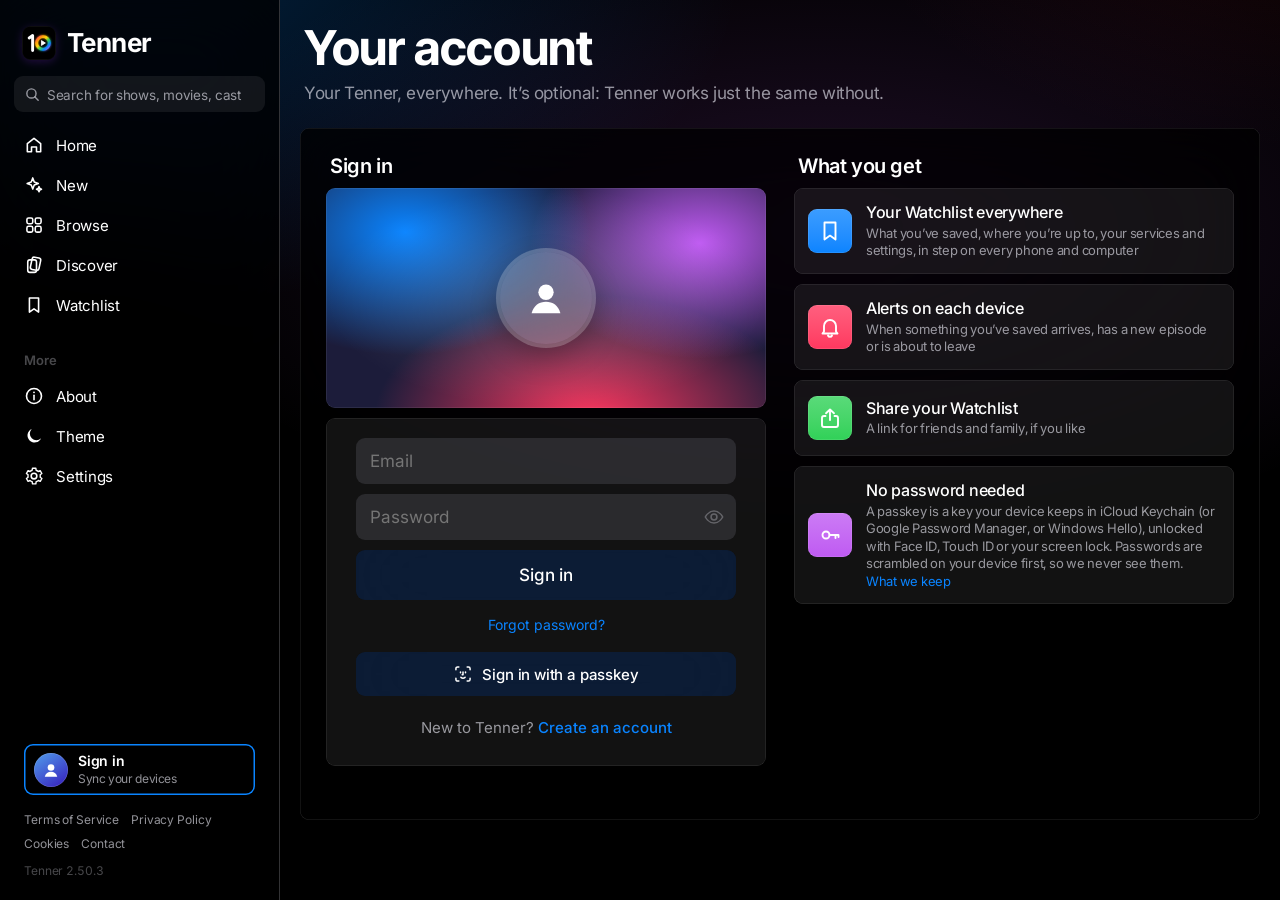
<file: site/account.html>
<!doctype html>
<html lang="en-GB">
<head>
  <meta charset="utf-8">
  <meta name="viewport" content="width=device-width, initial-scale=1, viewport-fit=cover">
  <title>Account · Tenner</title>
  <meta name="description" content="Sign in to keep your Tenner Watchlist, progress and services in step on every device.">
  <meta name="theme-color" content="#ffffff" media="(prefers-color-scheme: light)">
  <meta name="theme-color" content="#000000" media="(prefers-color-scheme: dark)">
  <link rel="icon" href="favicon.ico" sizes="48x48">
  <link rel="icon" href="icon-96.png" type="image/png" sizes="96x96">
  <link rel="icon" href="favicon.svg" type="image/svg+xml">
  <link rel="apple-touch-icon" href="apple-touch-icon.png">
  <link rel="manifest" href="manifest.webmanifest">
  <link rel="search" type="application/opensearchdescription+xml" title="Tenner" href="opensearch.xml">
  <!-- pages start loading as you point at a link (Chrome and Edge): just the page, nothing runs until you click -->
  <script type="speculationrules">{"prefetch":[{"source":"document","where":{"and":[{"href_matches":"/*"},{"not":{"href_matches":"/t/*"}},{"not":{"selector_matches":"[target], [download]"}}]},"eagerness":"moderate"}]}</script>
  <meta name="apple-mobile-web-app-title" content="Tenner">
  <meta name="apple-mobile-web-app-capable" content="yes">
  <meta name="mobile-web-app-capable" content="yes">
  <meta name="apple-mobile-web-app-status-bar-style" content="black-translucent">
  <script>/* Apple devices draw Tenner in their own San Francisco, so Inter is fetched early only everywhere else */
  if(!/Mac|iPhone|iPad|iPod/.test(navigator.platform))["inter-latin","inter-tight-latin"].forEach(function(f){var l=document.createElement("link");l.rel="preload";l.as="font";l.type="font/woff2";l.crossOrigin="";l.href="fonts/"+f+".woff2";document.head.appendChild(l)});</script>

  <!-- Link previews in WhatsApp, iMessage, Messenger etc. -->
  <meta property="og:type" content="website">
  <meta property="og:site_name" content="Tenner">
  <meta property="og:title" content="Tenner: your top ten, every hour">
  <meta property="og:description" content="The UK's top 10 shows and films on Netflix, Disney+, Prime Video, HBO Max, Paramount+ and Apple TV.">
  <meta property="og:url" content="https://tenner.stream/account.html">
  <meta property="og:image" content="https://tenner.stream/og.jpg">
  <meta property="og:image:width" content="1200">
  <meta property="og:image:height" content="630">
  <meta name="twitter:card" content="summary_large_image">

  <script>/* Night is the default; Day or Auto only when chosen */
  function tnTheme(t){var r=document.documentElement;if(t==="auto")r.removeAttribute("data-theme");else r.setAttribute("data-theme",t);
    var c=t==="auto"?null:(t==="light"?"#ffffff":"#000000");document.querySelectorAll('meta[name="theme-color"]').forEach(function(m){if(!m.dataset.c)m.dataset.c=m.content;m.content=c||m.dataset.c;});}
  try{var a=JSON.parse(localStorage.getItem("tenner-account")||"null");if(a&&!a.picture&&a.hue!=null&&a.hue!=210)document.documentElement.style.setProperty("--menu","hsl("+a.hue+" 72% 56%)")}catch(e){}
  try{var t=localStorage.getItem("tenner-theme");tnTheme(t==="light"||t==="auto"?t:"dark")}catch(e){tnTheme("dark")}
  try{if(!(JSON.parse(localStorage.getItem("tenner-settings")||"{}").anim)||matchMedia("(prefers-reduced-motion: reduce)").matches)document.documentElement.classList.add("still")}catch(e){document.documentElement.classList.add("still")}
  addEventListener("pagereveal",function(e){if(e.viewTransition&&document.documentElement.classList.contains("still")){e.viewTransition.ready.catch(function(){});e.viewTransition.skipTransition()}});</script>
  <link rel="stylesheet" href="styles.css?v=2.50.3">
  <link rel="stylesheet" href="settings.css?v=2.50.3">
  <link rel="stylesheet" href="account.css?v=2.50.3">
</head>
<body>
  <a class="skip" href="#main">Skip to the page</a>

  <!-- the bar at the top: the logo, the tabs (a floating bar at the bottom on phones) and the round button -->
  <div class="top-row">
    <div class="top-brand">
      <a class="lt-logo" href="./" aria-label="Tenner, home"><img src="logo.svg" alt="" width="36" height="36"></a>
      <span class="brand-name">Tenner</span>
    </div>
    <nav class="tabbar" aria-label="Pages"><div class="tabs" role="tablist" id="tabs"><span class="tab-ind" id="tabInd" aria-hidden="true"></span>
      <button type="button" role="tab" data-tab="home" aria-selected="false" tabindex="-1">
        <svg class="i-o" viewBox="0 0 24 24" aria-hidden="true"><path d="M4 10.4 12 4l8 6.4V20h-5v-5.6H9V20H4z"/></svg>
        <svg class="i-f" viewBox="0 0 24 24" aria-hidden="true"><path class="solid" d="M3.4 10.2 12 3.3l8.6 6.9V20.6h-5.8v-5.8H9.2v5.8H3.4z"/></svg>
        <span>Home</span></button>
      <button type="button" role="tab" data-tab="new" aria-selected="false" tabindex="-1">
        <svg class="i-o" viewBox="0 0 24 24" aria-hidden="true"><path d="M10.5 3.5l1.8 4.9 4.9 1.8-4.9 1.8-1.8 4.9-1.8-4.9-4.9-1.8 4.9-1.8z"/><path d="M18 14l.9 2.1L21 17l-2.1.9L18 20l-.9-2.1L15 17l2.1-.9z"/></svg>
        <svg class="i-f" viewBox="0 0 24 24" aria-hidden="true"><path class="solid" d="M10.5 2.5l2.1 5.4 5.4 2.1-5.4 2.1-2.1 5.4-2.1-5.4L3 10l5.4-2.1z"/><path class="solid" d="M18 13.5l1.1 2.4 2.4 1.1-2.4 1.1L18 20.5l-1.1-2.4-2.4-1.1 2.4-1.1z"/></svg>
        <span>New</span></button>
      <button type="button" role="tab" data-tab="browse" aria-selected="false" tabindex="-1">
        <svg class="i-o" viewBox="0 0 24 24" aria-hidden="true"><rect x="3.5" y="3.5" width="7" height="7" rx="2"/><rect x="13.5" y="3.5" width="7" height="7" rx="2"/><rect x="3.5" y="13.5" width="7" height="7" rx="2"/><rect x="13.5" y="13.5" width="7" height="7" rx="2"/></svg>
        <svg class="i-f" viewBox="0 0 24 24" aria-hidden="true"><rect class="solid" x="3" y="3" width="8" height="8" rx="2.2"/><rect class="solid" x="13" y="3" width="8" height="8" rx="2.2"/><rect class="solid" x="3" y="13" width="8" height="8" rx="2.2"/><rect class="solid" x="13" y="13" width="8" height="8" rx="2.2"/></svg>
        <span>Browse</span></button>
      <button type="button" role="tab" data-tab="discover" aria-selected="false" tabindex="-1">
        <svg class="i-o" viewBox="0 0 24 24" aria-hidden="true"><rect x="8.6" y="3" width="10.5" height="15" rx="2.6" transform="rotate(12 13.85 10.5)"/><rect x="4.5" y="5.8" width="10.5" height="15" rx="2.6"/></svg>
        <svg class="i-f" viewBox="0 0 24 24" aria-hidden="true"><rect class="solid" x="8.6" y="3" width="10.5" height="15" rx="2.6" transform="rotate(12 13.85 10.5)" opacity=".45"/><rect class="solid" x="4.2" y="5.5" width="11" height="15.6" rx="2.8"/></svg>
        <span>Discover</span></button>
      <button type="button" role="tab" data-tab="watchlist" aria-selected="false" tabindex="-1">
        <svg class="i-o" viewBox="0 0 24 24" aria-hidden="true"><path d="M6.5 3.5h11v17L12 16.6 6.5 20.5z"/></svg>
        <svg class="i-f" viewBox="0 0 24 24" aria-hidden="true"><path class="solid" d="M6 3h12v18.4l-6-4.2-6 4.2z"/></svg>
        <span>Watchlist</span></button>
    </div></nav>
    <h2 class="side-h" id="sideMore">More</h2>
    <a class="side-about" href="about.html"><svg viewBox="0 0 24 24" aria-hidden="true"><circle cx="12" cy="12" r="9" fill="none" stroke="currentColor" stroke-width="1.9"/><path d="M12 11v5.5" fill="none" stroke="currentColor" stroke-width="1.9" stroke-linecap="round"/><circle cx="12" cy="7.6" r="1.1" fill="currentColor"/></svg><span>About</span></a>
    <div class="top-act">
      <a class="tb-btn tb-about tb-settings" href="settings.html" aria-label="Settings" title="Settings"><svg viewBox="0 0 24 24" aria-hidden="true"><path d="M12 8.6a3.4 3.4 0 1 0 0 6.8 3.4 3.4 0 0 0 0-6.8z" fill="none" stroke="currentColor" stroke-width="1.9"/><path d="M19.4 13.5a7.6 7.6 0 0 0 0-3l2-1.5-2-3.4-2.3 1a7.6 7.6 0 0 0-2.6-1.5L14.2 2.6h-4l-.4 2.5A7.6 7.6 0 0 0 7.2 6.6l-2.3-1-2 3.4 2 1.5a7.6 7.6 0 0 0 0 3l-2 1.5 2 3.4 2.3-1a7.6 7.6 0 0 0 2.6 1.5l.4 2.5h4l.4-2.5a7.6 7.6 0 0 0 2.6-1.5l2.3 1 2-3.4z" fill="none" stroke="currentColor" stroke-width="1.7" stroke-linejoin="round"/></svg></a>
      <a class="tb-btn tb-about" href="about.html" aria-label="About Tenner" title="About"><svg viewBox="0 0 24 24" aria-hidden="true"><circle cx="12" cy="12" r="9" fill="none" stroke="currentColor" stroke-width="2"/><path d="M12 11v5.5" stroke="currentColor" stroke-width="2.2" stroke-linecap="round"/><circle cx="12" cy="7.6" r="1.3" fill="currentColor"/></svg></a>
      <button type="button" class="tb-btn" id="thBtn" aria-haspopup="menu" aria-controls="thPop" aria-expanded="false" aria-label="Theme" title="Theme"><span id="thIc" style="display:contents"></span></button>
    </div>
    <a class="side-about side-settings" href="settings.html"><svg viewBox="0 0 24 24" aria-hidden="true"><path d="M12 8.6a3.4 3.4 0 1 0 0 6.8 3.4 3.4 0 0 0 0-6.8z" fill="none" stroke="currentColor" stroke-width="1.9"/><path d="M19.4 13.5a7.6 7.6 0 0 0 0-3l2-1.5-2-3.4-2.3 1a7.6 7.6 0 0 0-2.6-1.5L14.2 2.6h-4l-.4 2.5A7.6 7.6 0 0 0 7.2 6.6l-2.3-1-2 3.4 2 1.5a7.6 7.6 0 0 0 0 3l-2 1.5 2 3.4 2.3-1a7.6 7.6 0 0 0 2.6 1.5l.4 2.5h4l.4-2.5a7.6 7.6 0 0 0 2.6-1.5l2.3 1 2-3.4z" fill="none" stroke="currentColor" stroke-width="1.7" stroke-linejoin="round"/></svg><span>Settings</span></a>
    <div class="side-links" aria-label="Site information">
      <a class="side-link" href="legal.html#terms">Terms of Service</a>
      <a class="side-link" href="legal.html#privacy">Privacy Policy</a>
      <a class="side-link" href="legal.html#cookies">Cookies</a>
      <a class="side-link" href="contact.html">Contact</a>
      <span class="side-ver">Tenner 2.50.3</span>
    </div>
  </div>

  <div class="tb-pop th-pop" id="thPop" role="menu" aria-labelledby="thH" popover>
    <div class="tb-head"><h2 id="thH">Theme</h2></div>
    <div class="th-list"><button type="button" role="menuitemradio" data-mode="auto" aria-checked="false"><i><svg viewBox="0 0 24 24" aria-hidden="true"><circle cx="12" cy="12" r="8.6" fill="none" stroke="currentColor" stroke-width="2.2"/><path d="M12 3.4a8.6 8.6 0 0 1 0 17.2z" fill="currentColor"/></svg></i><span><b>Auto</b><small>Follows your device</small></span><em aria-hidden="true"></em></button><button type="button" role="menuitemradio" data-mode="light" aria-checked="false"><i><svg class="ic-sun" viewBox="0 0 24 24" fill="none" stroke="currentColor" stroke-width="2.3" stroke-linecap="round" aria-hidden="true"><circle cx="12" cy="12" r="4.2"/><path d="M12 2v2.4M12 19.6V22M4.2 4.2l1.7 1.7M18.1 18.1l1.7 1.7M2 12h2.4M19.6 12H22M4.2 19.8l1.7-1.7M18.1 5.9l1.7-1.7"/></svg></i><span><b>Day</b><small>Light all the time</small></span><em aria-hidden="true"></em></button><button type="button" role="menuitemradio" data-mode="dark" aria-checked="false"><i><svg class="ic-moon" viewBox="0 0 24 24" fill="currentColor" aria-hidden="true"><path d="M20.5 14.7A8.5 8.5 0 1 1 9.3 3.5a7 7 0 0 0 11.2 11.2Z"/></svg></i><span><b>Night</b><small>Dark all the time</small></span><em aria-hidden="true"></em></button></div>
  </div>


  <main id="main" class="set set-page acct" tabindex="-1">
    <!-- signed out: what an account is for, and the ways in, laid out like Settings -->
    <section class="ac-out" id="acOut" hidden>
      <h1 class="large-title">Your account</h1>
      <p class="set-lede">Your Tenner, everywhere. It’s optional: Tenner works just the same without.</p>
      <div class="set-form"><div class="set-panel ac-panel2">
        <div class="set-col">
          <section class="set-sec" aria-labelledby="acHIn">
            <h2 class="set-h" id="acHIn">Sign in</h2>
            <div class="set-art ac-art" aria-hidden="true"><span class="av set-av"><svg viewBox="0 0 24 24"><circle cx="12" cy="9" r="4" fill="currentColor"/><path d="M4.5 20c1-4 4-6 7.5-6s6.5 2 7.5 6z" fill="currentColor"/></svg></span></div>
            <div class="set-group ac-card"><div class="ac-ways">
              <div class="ac-google" id="acGoogle" hidden></div>
              <p class="ac-or" id="acOr" hidden><span>or</span></p>
              <!-- email and password (Safari and Chrome offer to save it, or make a strong one) -->
              <form class="ac-form" id="acLogin">
                <input type="email" id="acEmail" autocomplete="username" placeholder="Email" aria-label="Email" required>
                <input type="password" id="acPw" autocomplete="current-password" placeholder="Password" aria-label="Password" required>
                <button class="btn btn-tinted ac-main">Sign in</button>
                <button type="button" class="ac-link" id="acForgot">Forgot password?</button>
              </form>
              <button type="button" class="btn btn-tinted ac-alt" id="acPasskey"><svg viewBox="0 0 24 24" aria-hidden="true"><path d="M7 3.5H5.5a2 2 0 0 0-2 2V7M17 3.5h1.5a2 2 0 0 1 2 2V7M7 20.5H5.5a2 2 0 0 1-2-2V17M17 20.5h1.5a2 2 0 0 0 2-2V17" fill="none" stroke="currentColor" stroke-width="1.8" stroke-linecap="round"/><path d="M9 9.5v1M15 9.5v1M12 9.5v3.5h-1M9.5 16a4 4 0 0 0 5 0" fill="none" stroke="currentColor" stroke-width="1.8" stroke-linecap="round" stroke-linejoin="round"/></svg>Sign in with a passkey</button>
              <button type="button" class="ac-new" id="acNewOpen">New to Tenner? <b>Create an account</b></button>
              <form class="ac-form" id="acNew" hidden>
                <h2>Create your account</h2>
                <input id="acName" maxlength="40" autocomplete="given-name" placeholder="What should we call you?" aria-label="Your name" required>
                <input type="email" id="acNewEmail" autocomplete="username" placeholder="Email" aria-label="Email">
                <input type="password" id="acNewPw" autocomplete="new-password" minlength="8" placeholder="Password (8 or more characters)" aria-label="New password">
                <button class="btn btn-tinted ac-main" id="acMakePw">Create account</button>
                <button class="ac-link" id="acMakePk">Or create it with a passkey instead (no password)</button>
              </form>
              <div class="ac-check" id="acCheck" hidden>
                <span class="ac-mail" aria-hidden="true"><svg viewBox="0 0 24 24"><rect x="3" y="5.5" width="18" height="13" rx="3" fill="none" stroke="currentColor" stroke-width="1.8"/><path d="m4 7.5 8 5.5 8-5.5" fill="none" stroke="currentColor" stroke-width="1.8" stroke-linecap="round" stroke-linejoin="round"/></svg></span>
                <h2>Check your inbox</h2>
                <p id="acCheckP">We’ve sent you a link. Tap it to confirm your email and finish signing in.</p>
                <button type="button" class="btn btn-tinted ac-alt" id="acResend">Send it again</button>
                <button type="button" class="ac-link" id="acBack">Back to sign in</button>
              </div>
              <form class="ac-form" id="acReset" hidden>
                <h2>Choose a new password</h2>
                <input type="email" id="acResetEmail" autocomplete="username" aria-label="Email" readonly>
                <input type="password" id="acResetPw" autocomplete="new-password" minlength="8" placeholder="New password (8 or more characters)" aria-label="New password" required>
                <button class="btn btn-tinted ac-main">Save and sign in</button>
              </form>
            </div></div>
          </section>
        </div>
        <div class="set-col">
          <section class="set-sec" aria-labelledby="acHWhy">
            <h2 class="set-h" id="acHWhy">What you get</h2>
            <div class="set-tiles">
              <div class="set-tile"><i class="set-ic" style="--c:#0a84ff" aria-hidden="true"><svg viewBox="0 0 24 24"><path d="M6.5 3.5h11v17L12 16.6 6.5 20.5z"/></svg></i><span class="set-l">Your Watchlist everywhere<small>What you’ve saved, where you’re up to, your services and settings, in step on every phone and computer</small></span></div>
              <div class="set-tile"><i class="set-ic" style="--c:#ff375f" aria-hidden="true"><svg viewBox="0 0 24 24"><path d="M6 16.5V11a6 6 0 0 1 12 0v5.5l1.5 2h-15zM10 20.5a2.2 2.2 0 0 0 4 0"/></svg></i><span class="set-l">Alerts on each device<small>When something you’ve saved arrives, has a new episode or is about to leave</small></span></div>
              <div class="set-tile"><i class="set-ic" style="--c:#30d158" aria-hidden="true"><svg viewBox="0 0 24 24"><path d="M12 14V3.5M8 7.2l4-3.7 4 3.7M7.5 10H6a2 2 0 0 0-2 2v7a2 2 0 0 0 2 2h12a2 2 0 0 0 2-2v-7a2 2 0 0 0-2-2h-1.5"/></svg></i><span class="set-l">Share your Watchlist<small>A link for friends and family, if you like</small></span></div>
              <div class="set-tile"><i class="set-ic" style="--c:#bf5af2" aria-hidden="true"><svg viewBox="0 0 24 24"><circle cx="8" cy="12" r="3.5"/><path d="M11.5 12h9M17.5 12v3M20.5 12v2"/></svg></i><span class="set-l">No password needed<small>A passkey is a key your device keeps in iCloud Keychain (or Google Password Manager, or Windows Hello), unlocked with Face ID, Touch ID or your screen lock. Passwords are scrambled on your device first, so we never see them. <a href="legal.html#privacy">What we keep</a></small></span></div>
            </div>
          </section>
        </div>
      </div></div>
      <p class="set-note" id="acMsg" role="status" aria-live="polite"></p>
    </section>

    <!-- signed in: your picture in the big card, then grouped lists in columns, the way Settings does it -->
    <section class="ac-in" id="acIn" hidden>
      <h1 class="large-title" id="acHello">Your account</h1>
      <p class="set-lede ac-sync" id="acSync">Synced</p>
      <div class="set-form"><div class="set-panel">
        <div class="set-col">
          <section class="set-sec" aria-labelledby="acHMe">
            <h2 class="set-h" id="acHMe">Profile</h2>
            <div class="set-art ac-art" id="acArt" aria-hidden="true"><span id="acAv"></span></div>
            <div class="set-group">
              <label class="set-row"><span class="set-l">Name</span><input class="ac-input" id="acEditName" maxlength="40" autocomplete="given-name"></label>
              <div class="set-row ac-hues" id="acHues"><span class="set-l">Colour<small>For your initial, where there’s no picture</small></span><span class="ac-sw" id="acSw"></span></div>
            </div>
          </section>
          <!-- Your Tenner: what you've watched, your favourite genres and where you watch (Settings → Your Tenner) -->
          <section class="set-sec" aria-labelledby="acHStats" id="acStatsSec" hidden>
            <h2 class="set-h" id="acHStats">Your Tenner</h2>
            <div class="set-group ac-stats" id="acStats"></div>
          </section>
        </div>

        <div class="set-col">
          <section class="set-sec" aria-labelledby="acHShare">
            <h2 class="set-h" id="acHShare">Share your Watchlist</h2>
            <div class="set-group">
              <label class="set-row"><span class="set-l">Public link<small id="acShareNow">Anyone with the link can see your Watchlist. Off unless you turn it on</small></span>
                <input type="checkbox" switch role="switch" id="acShare"><i class="sw" aria-hidden="true"></i></label>
              <div class="set-row ac-linkrow" id="acLinkRow" hidden><span class="ac-url" id="acUrl"></span><button type="button" class="set-pill ac-copy" id="acCopy">Copy</button></div>
            </div>
          </section>
          <section class="set-sec" aria-labelledby="acHWays">
            <h2 class="set-h" id="acHWays">Ways to sign in</h2>
            <div class="set-group" id="acWays"></div>
          </section>
        </div>

        <div class="set-col">
          <section class="set-sec" aria-labelledby="acHDev">
            <h2 class="set-h" id="acHDev">Signed in on</h2>
            <div class="set-group" id="acDevices"></div>
          </section>
          <section class="set-sec" aria-labelledby="acHAcct">
            <h2 class="set-h" id="acHAcct">Sign out</h2>
            <div class="set-group">
              <!-- slide to sign out, the iPhone's "slide to power off" way -->
              <div class="set-row ac-slide-row">
                <div class="ac-slide" id="acSlide" role="slider" tabindex="0" aria-label="Slide to sign out" aria-valuemin="0" aria-valuemax="100" aria-valuenow="0" aria-valuetext="Slide right, or press Enter, to sign out">
                  <span class="ac-fill" aria-hidden="true"></span>
                  <span class="ac-slide-t" aria-hidden="true">slide to sign out</span>
                  <span class="ac-knob" aria-hidden="true"><svg viewBox="0 0 24 24"><path d="M10 4.5H6.5a2 2 0 0 0-2 2v11a2 2 0 0 0 2 2H10M14.5 8l4 4-4 4M18.5 12H9" fill="none" stroke="currentColor" stroke-width="2" stroke-linecap="round" stroke-linejoin="round"/></svg></span>
                </div>
              </div>
              <label class="set-row"><span class="set-l">Also remove from this device<small>Your Watchlist and progress stay safe in your account</small></span>
                <input type="checkbox" switch role="switch" id="acClear"><i class="sw" aria-hidden="true"></i></label>
            </div>
            <div class="set-tiles">
              <button type="button" class="set-tile set-danger" id="acDelete"><i class="set-ic" style="--c:#ff375f" aria-hidden="true"><svg viewBox="0 0 24 24"><path d="M4 6.5h16M9.5 6.5V4.5h5v2M6 6.5l1 13a1.6 1.6 0 0 0 1.6 1.5h6.8a1.6 1.6 0 0 0 1.6-1.5l1-13M10 10.5v6.5M14 10.5v6.5"/></svg></i><span class="set-l">Delete account<small>Removes it and everything in it from Tenner. What’s on this device stays</small></span><span class="set-chev" aria-hidden="true"></span></button>
            </div>
          </section>
        </div>
      </div></div>
      <p class="set-note" id="acNote" role="status" aria-live="polite"></p>
    </section>
    <!-- Delete account: an iOS alert asking once, kindly, whether they're sure. Keeping it is the default; deleting is one tap -->
    <dialog class="mine-dlg ac-del-dlg" id="acDelDlg" aria-labelledby="acDelH" aria-describedby="acDelP">
      <form method="dialog">
        <span class="ac-del-ic" aria-hidden="true"><svg viewBox="0 0 24 24"><path d="M12 20.5s-7.5-4.6-7.5-10.2A4.3 4.3 0 0 1 12 7.6a4.3 4.3 0 0 1 7.5 2.7c0 5.6-7.5 10.2-7.5 10.2z" fill="currentColor"/></svg></span>
        <h2 id="acDelH">We’d be sorry to see you go</h2>
        <p id="acDelP"></p>
        <p class="ac-del-alt">Just need a break? Sign out instead and it’ll all be here when you’re back.</p>
        <div class="ac-del-acts"><button class="btn ac-del-keep" value="keep" autofocus>Keep my account</button><button class="btn ac-del-go" value="delete">Delete account</button></div>
      </form></dialog>
    <!-- then one last, plain warning: No (the default) takes them back to Tenner, Yes deletes it -->
    <dialog class="mine-dlg ac-del-dlg" id="acDel2Dlg" aria-labelledby="acDel2H" aria-describedby="acDel2P">
      <form method="dialog">
        <span class="ac-del-ic ac-del-warn" aria-hidden="true"><svg viewBox="0 0 24 24"><path d="M10.3 4.2a2 2 0 0 1 3.4 0l7.4 12.8a2 2 0 0 1-1.7 3H4.6a2 2 0 0 1-1.7-3z" fill="currentColor"/><path d="M12 9.5v4.2" stroke="#ff3b30" stroke-width="2.2" stroke-linecap="round"/><circle cx="12" cy="16.8" r="1.25" fill="#ff3b30"/></svg></span>
        <h2 id="acDel2H">Are you sure?</h2>
        <p id="acDel2P">Your account and everything in it will be deleted forever. There’s no getting it back.</p>
        <div class="ac-del-acts"><button class="btn ac-del-keep" value="keep" autofocus>No, back to Tenner</button><button class="btn ac-del-go" value="delete">Yes, delete my account</button></div>
      </form></dialog>
  </main>


  <script src="shell.js?v=2.50.3" defer></script>
  <script src="account.js?v=2.50.3" defer></script>
</body>
</html>
</file>
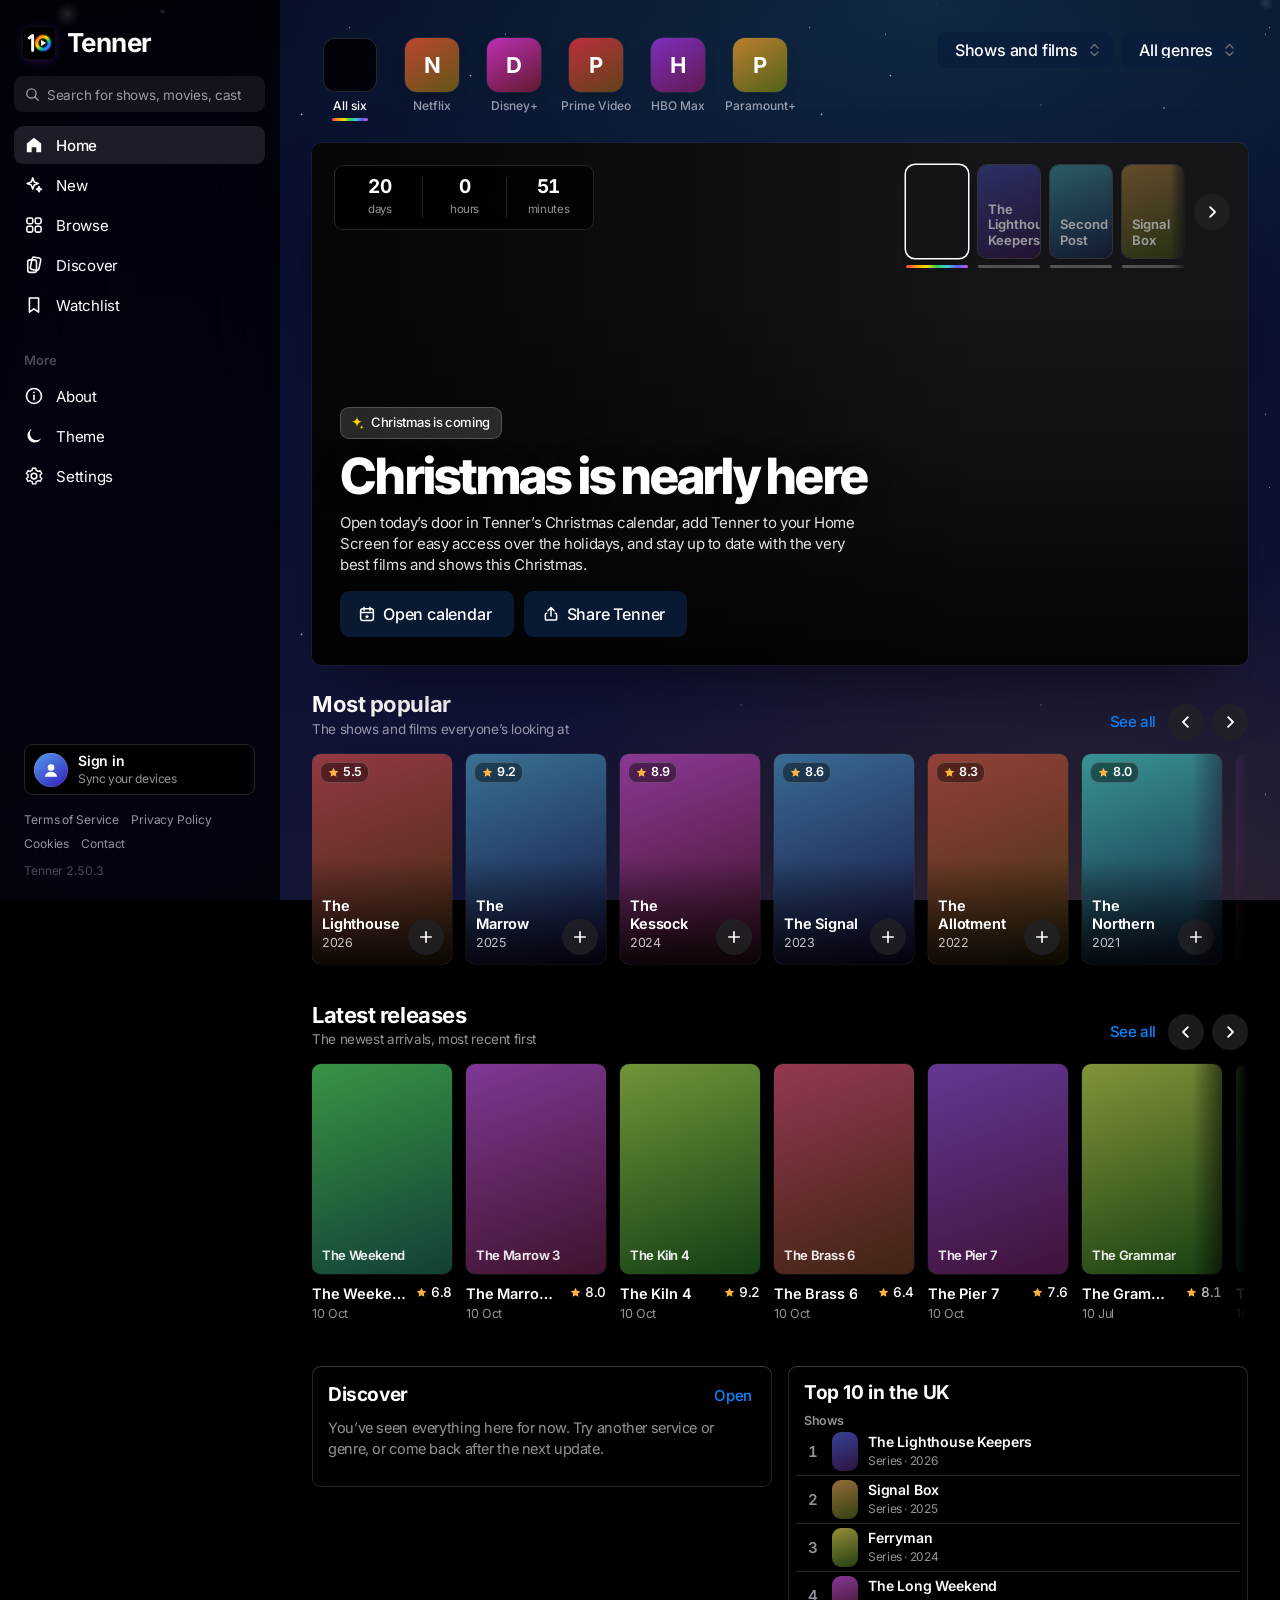
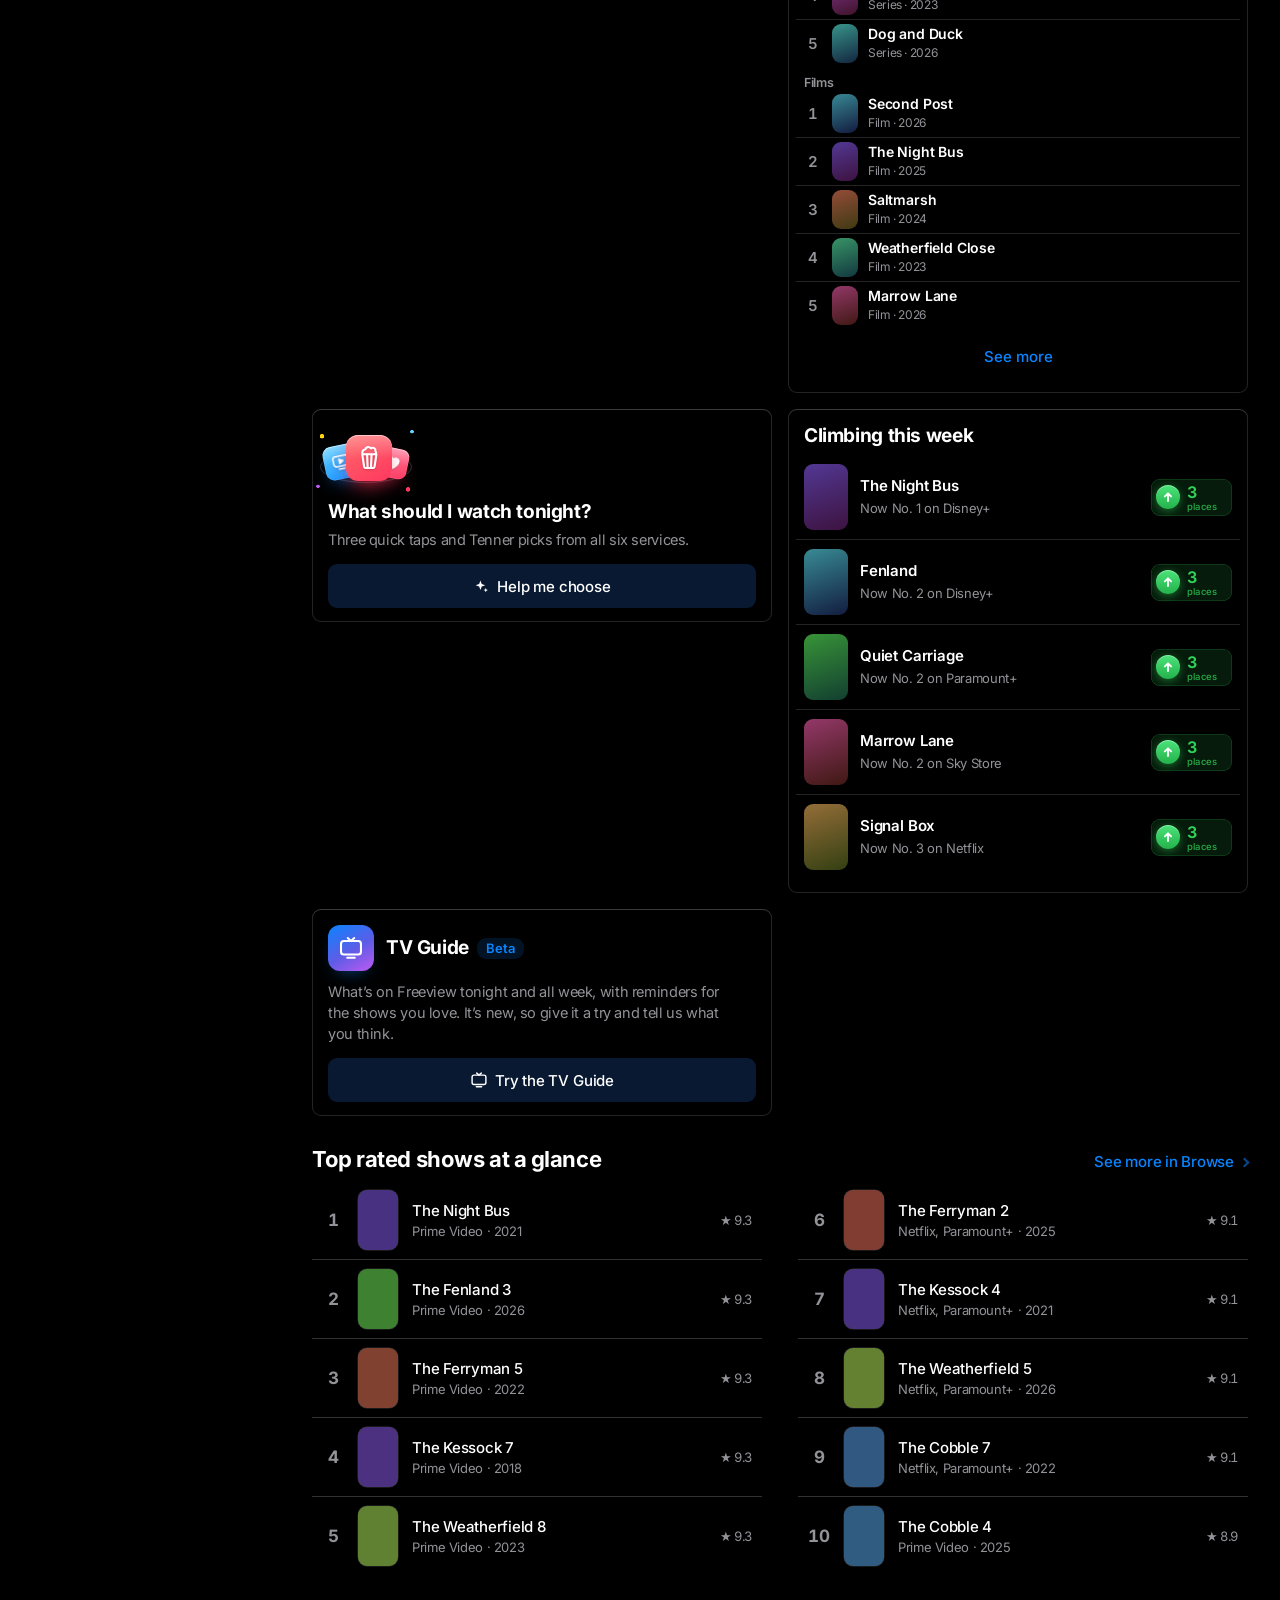
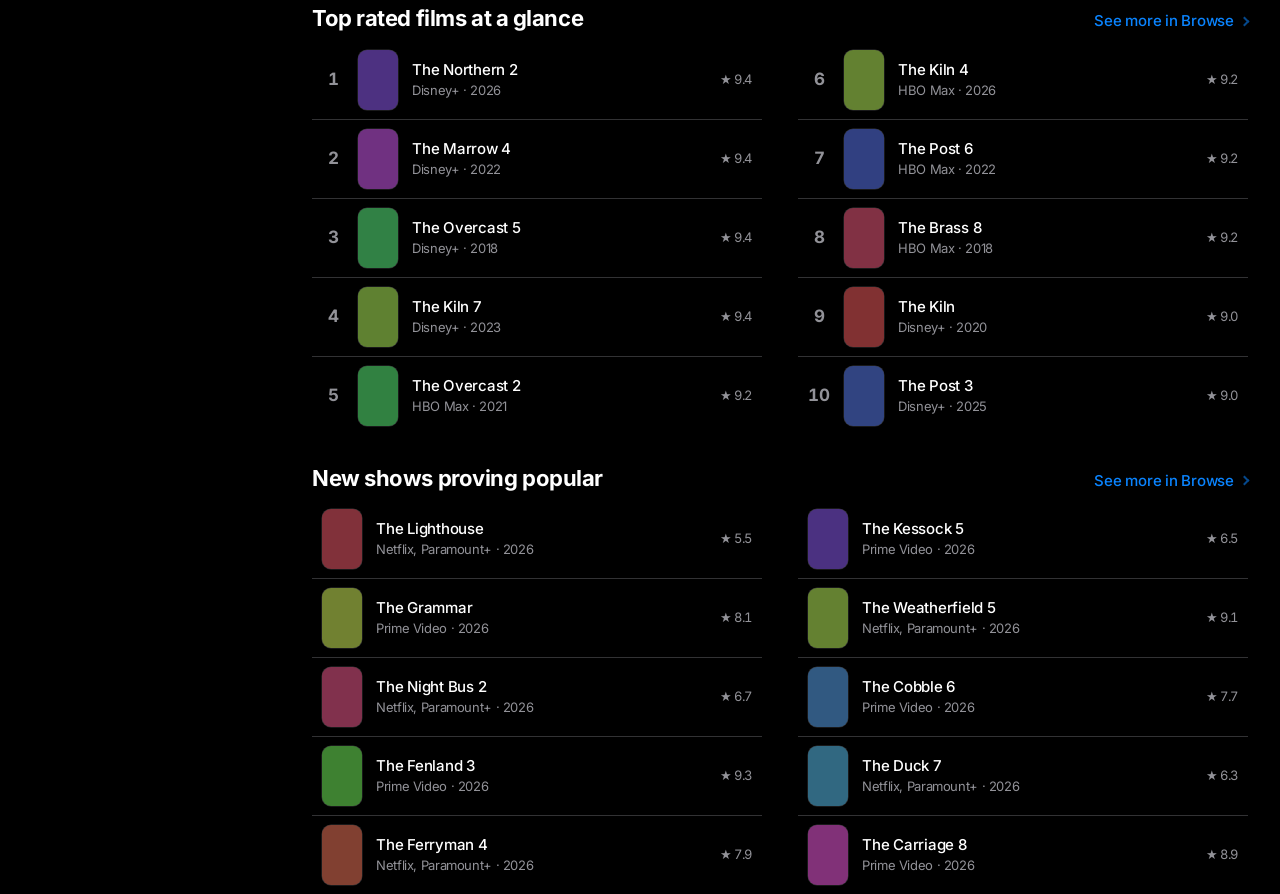
<file: site/beta.html>
<!doctype html>
<html lang="en-GB">
<head>
  <meta charset="utf-8">
  <meta name="viewport" content="width=device-width, initial-scale=1">
  <meta name="robots" content="noindex">
  <title>Tenner</title>
  <!-- the beta home page is now Tenner's home page -->
  <link rel="canonical" href="https://tenner.stream/">
  <meta http-equiv="refresh" content="0; url=./">
  <script>location.replace('./' + location.search + location.hash);</script>
</head>
<body><p><a href="./">Tenner has moved to its home page</a></p></body>
</html>
</file>
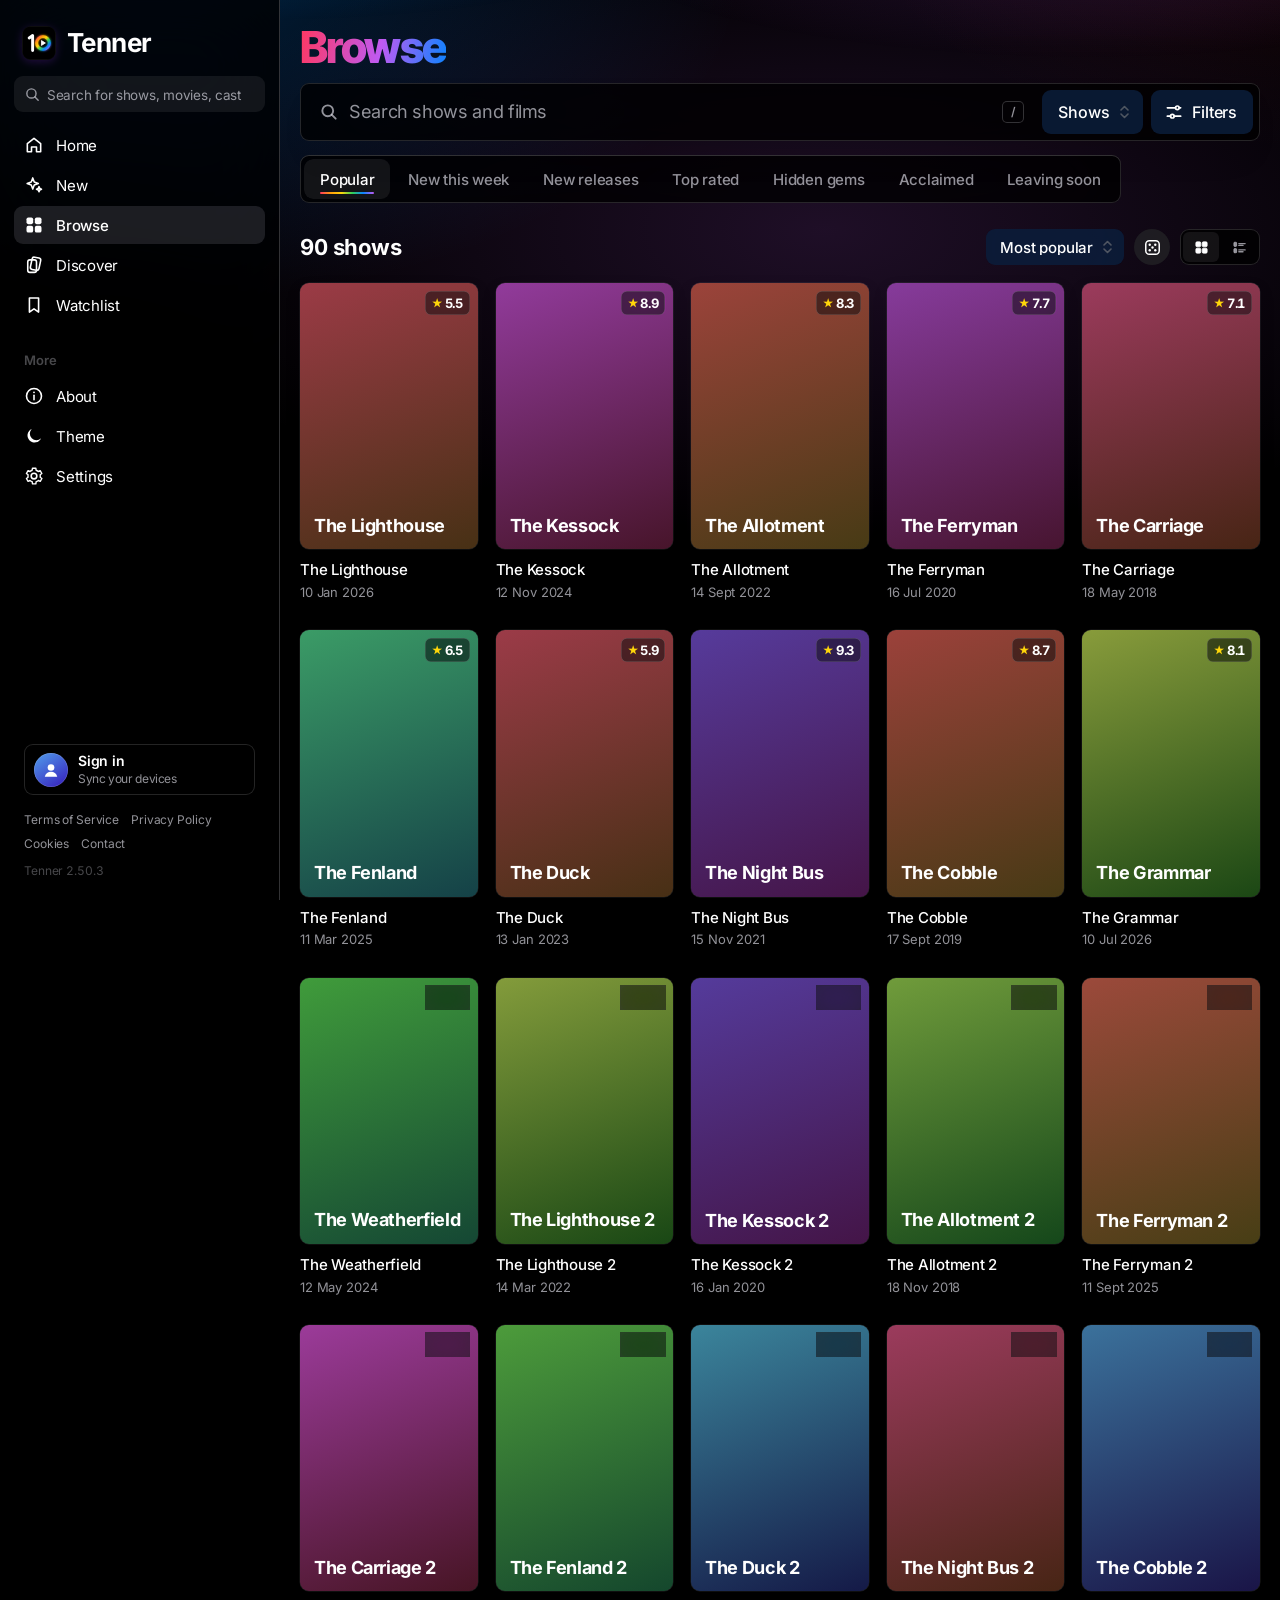
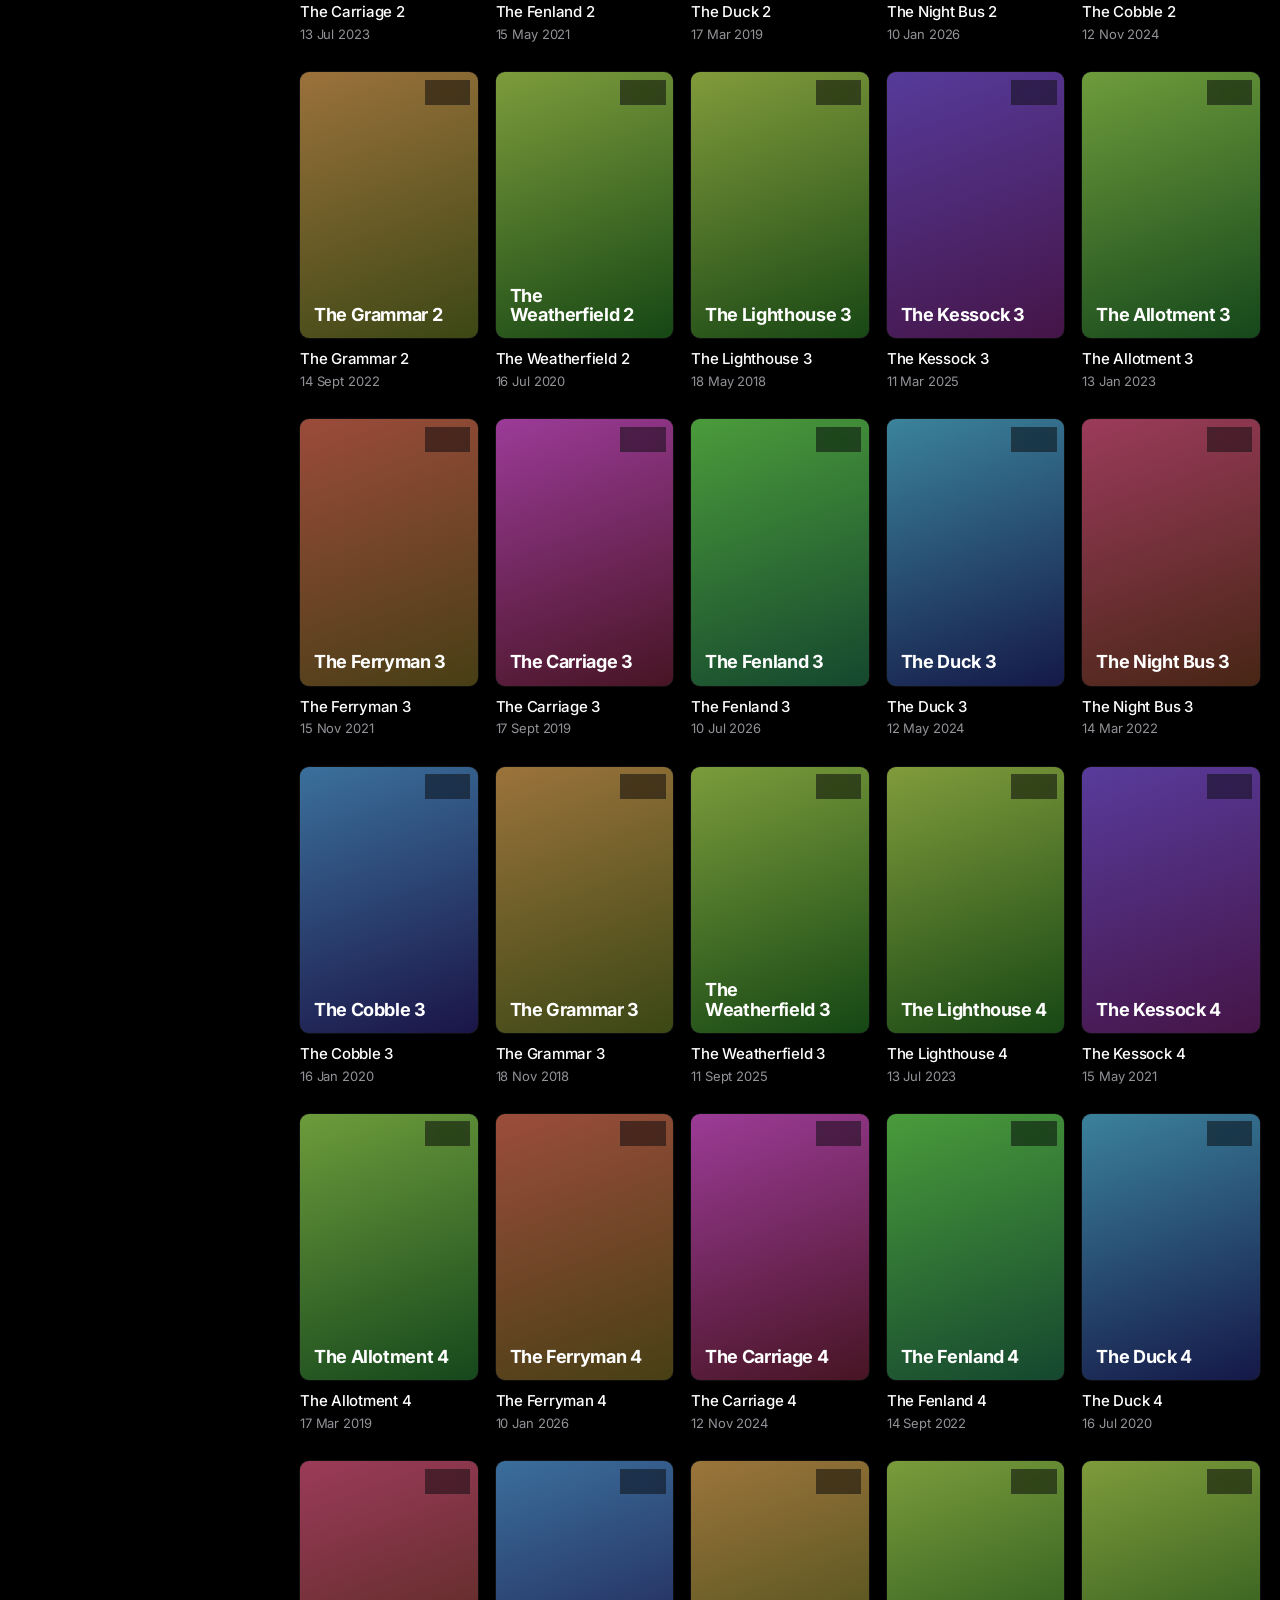
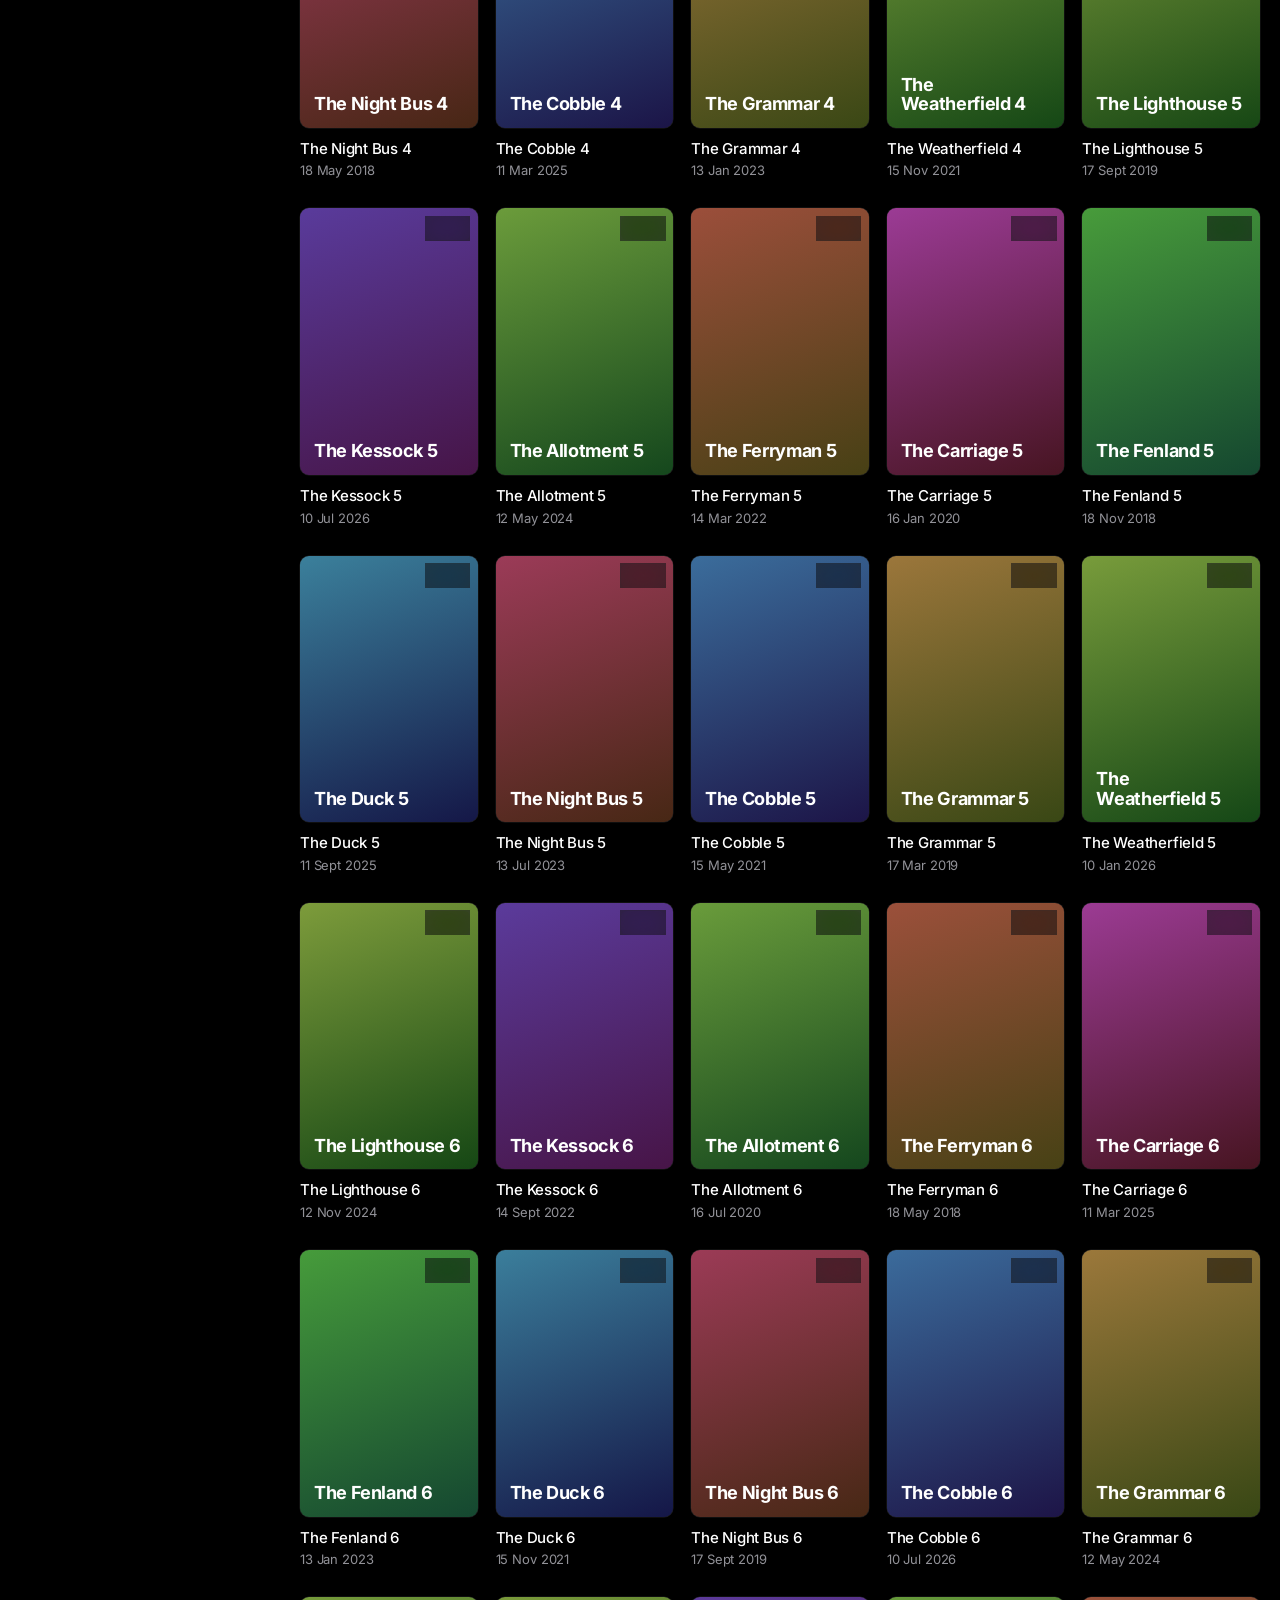
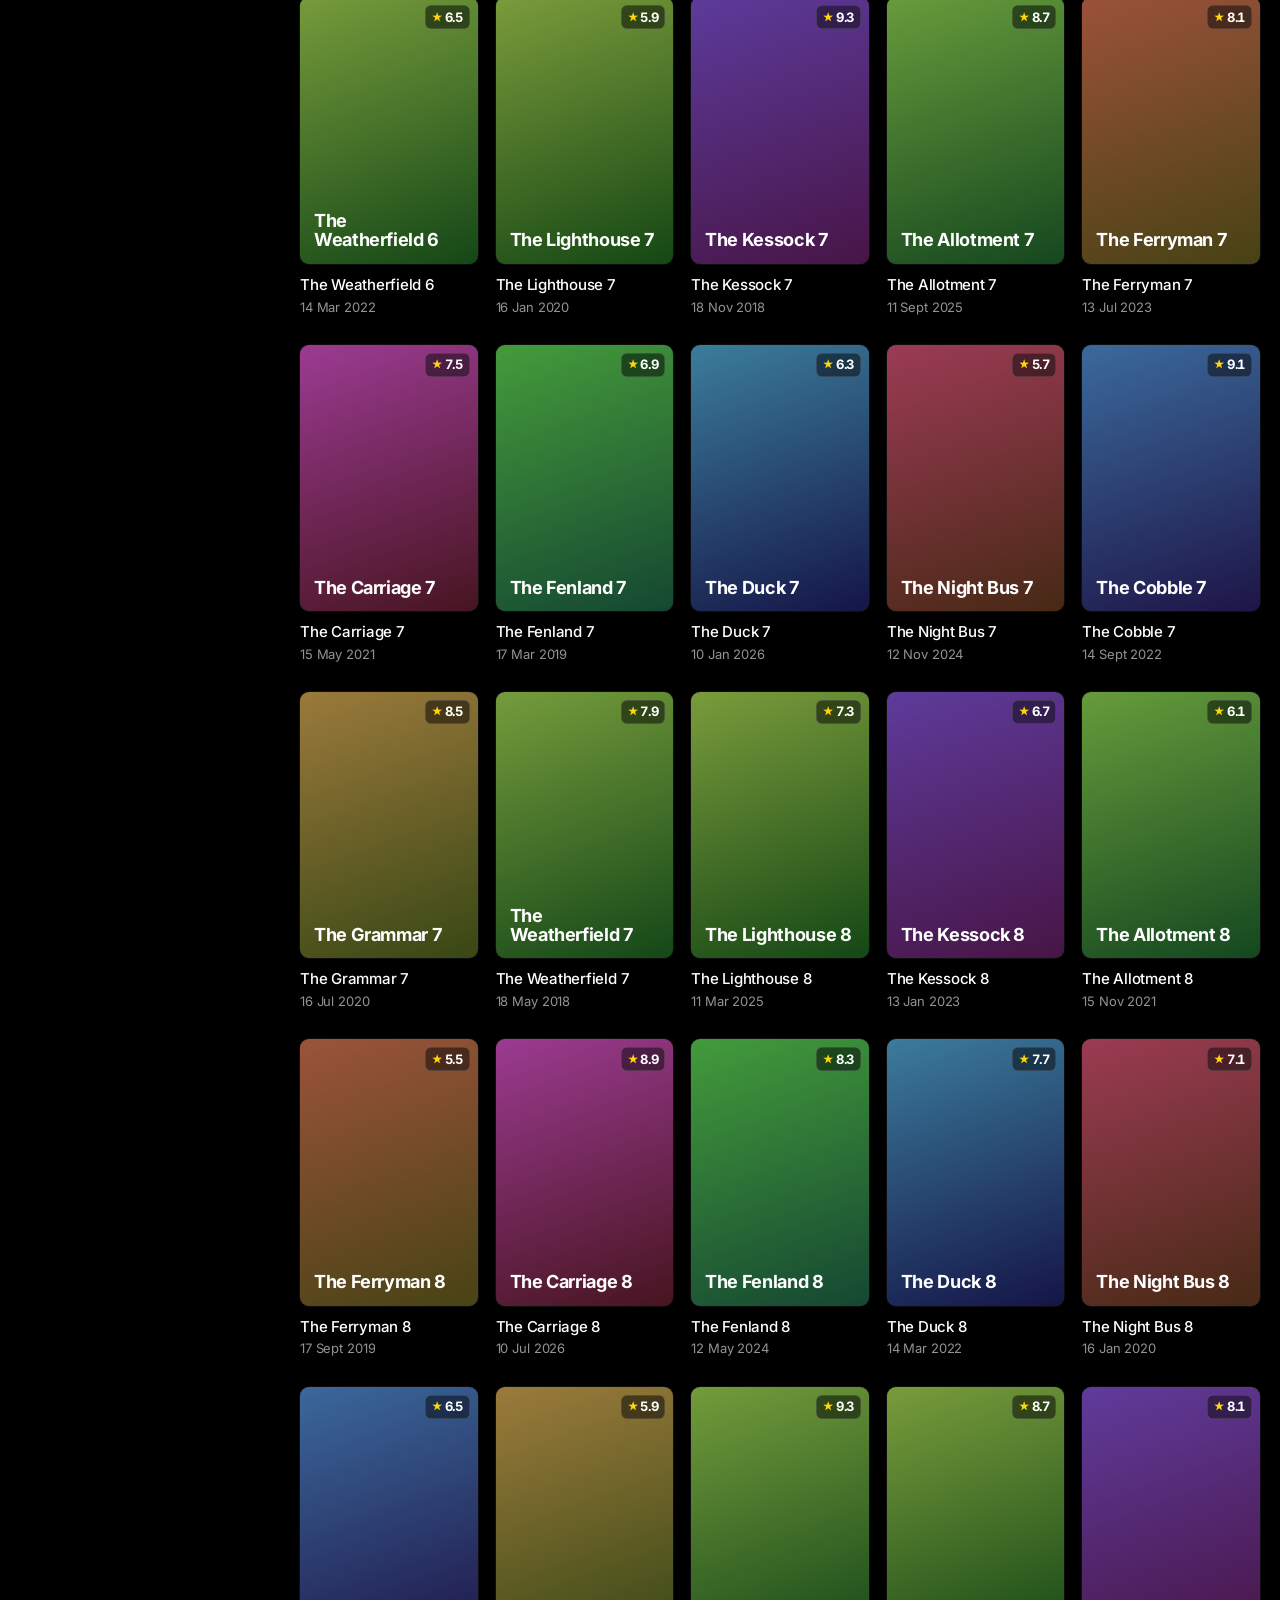
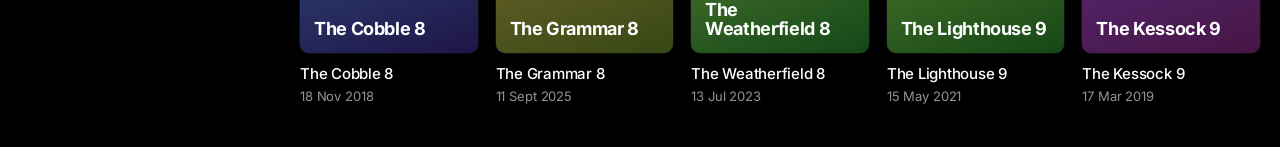
<file: site/browse.html>
<!doctype html>
<html lang="en-GB">
<head>
  <meta charset="utf-8">
  <meta name="viewport" content="width=device-width, initial-scale=1, viewport-fit=cover">
  <title>Browse Tenner</title>
  <meta name="description" content="Browse every popular show and film on Netflix, Disney+, Prime Video, HBO Max, Paramount+ and Apple TV in the UK, with filters for service, genre and rating.">
  <meta name="theme-color" content="#ffffff" media="(prefers-color-scheme: light)">
  <meta name="theme-color" content="#000000" media="(prefers-color-scheme: dark)">
  <link rel="icon" href="favicon.ico" sizes="48x48">
  <link rel="icon" href="icon-96.png" type="image/png" sizes="96x96">
  <link rel="icon" href="favicon.svg" type="image/svg+xml">
  <link rel="apple-touch-icon" href="apple-touch-icon.png">
  <link rel="manifest" href="manifest.webmanifest">
  <link rel="search" type="application/opensearchdescription+xml" title="Tenner" href="opensearch.xml">
  <!-- pages start loading as you point at a link (Chrome and Edge): just the page, nothing runs until you click -->
  <script type="speculationrules">{"prefetch":[{"source":"document","where":{"and":[{"href_matches":"/*"},{"not":{"href_matches":"/t/*"}},{"not":{"selector_matches":"[target], [download]"}}]},"eagerness":"moderate"}]}</script>
  <meta name="apple-mobile-web-app-title" content="Tenner">
  <meta name="apple-mobile-web-app-capable" content="yes">
  <meta name="mobile-web-app-capable" content="yes">
  <meta name="apple-mobile-web-app-status-bar-style" content="black-translucent">
  <script>/* Apple devices draw Tenner in their own San Francisco, so Inter is fetched early only everywhere else */
  if(!/Mac|iPhone|iPad|iPod/.test(navigator.platform))["inter-latin","inter-tight-latin"].forEach(function(f){var l=document.createElement("link");l.rel="preload";l.as="font";l.type="font/woff2";l.crossOrigin="";l.href="fonts/"+f+".woff2";document.head.appendChild(l)});</script>
  <link rel="preconnect" href="https://image.tmdb.org">
  <link rel="preconnect" href="https://tenner-api.danseacroft.workers.dev" crossorigin>

  <!-- Link previews in WhatsApp, iMessage, Messenger etc. -->
  <meta property="og:type" content="website">
  <meta property="og:site_name" content="Tenner">
  <meta property="og:title" content="Tenner: your top ten, every hour">
  <meta property="og:description" content="The UK's top 10 shows and films on Netflix, Disney+, Prime Video, HBO Max, Paramount+ and Apple TV.">
  <meta property="og:url" content="https://tenner.stream/browse.html">
  <meta property="og:image" content="https://tenner.stream/og.jpg">
  <meta property="og:image:width" content="1200">
  <meta property="og:image:height" content="630">
  <meta name="twitter:card" content="summary_large_image">

  <script>/* Night is the default; Day or Auto only when chosen */
  function tnTheme(t){var r=document.documentElement;if(t==="auto")r.removeAttribute("data-theme");else r.setAttribute("data-theme",t);
    var c=t==="auto"?null:(t==="light"?"#ffffff":"#000000");document.querySelectorAll('meta[name="theme-color"]').forEach(function(m){if(!m.dataset.c)m.dataset.c=m.content;m.content=c||m.dataset.c;});}
  try{var a=JSON.parse(localStorage.getItem("tenner-account")||"null");if(a&&!a.picture&&a.hue!=null&&a.hue!=210)document.documentElement.style.setProperty("--menu","hsl("+a.hue+" 72% 56%)")}catch(e){}
  try{var t=localStorage.getItem("tenner-theme");tnTheme(t==="light"||t==="auto"?t:"dark")}catch(e){tnTheme("dark")}
  try{if(!(JSON.parse(localStorage.getItem("tenner-settings")||"{}").anim)||matchMedia("(prefers-reduced-motion: reduce)").matches)document.documentElement.classList.add("still")}catch(e){document.documentElement.classList.add("still")}
  addEventListener("pagereveal",function(e){if(e.viewTransition&&document.documentElement.classList.contains("still")){e.viewTransition.ready.catch(function(){});e.viewTransition.skipTransition()}});</script>
  <link rel="stylesheet" href="styles.css?v=2.50.3">
  <link rel="stylesheet" href="browse.css?v=2.50.3">
</head>
<body class="browse">
  <a class="skip" href="#grid">Skip to the titles</a>

  <!-- the bar at the top: the logo, the tabs (a floating bar at the bottom on phones) and the round button -->
  <div class="top-row">
    <div class="top-brand">
      <a class="lt-logo" href="./" aria-label="Tenner, home"><img src="logo.svg" alt="" width="36" height="36"></a>
      <span class="brand-name">Tenner</span>
    </div>
    <nav class="tabbar" aria-label="Pages"><div class="tabs" role="tablist" id="tabs"><span class="tab-ind" id="tabInd" aria-hidden="true"></span>
      <button type="button" role="tab" data-tab="home" aria-selected="false" tabindex="-1">
        <svg class="i-o" viewBox="0 0 24 24" aria-hidden="true"><path d="M4 10.4 12 4l8 6.4V20h-5v-5.6H9V20H4z"/></svg>
        <svg class="i-f" viewBox="0 0 24 24" aria-hidden="true"><path class="solid" d="M3.4 10.2 12 3.3l8.6 6.9V20.6h-5.8v-5.8H9.2v5.8H3.4z"/></svg>
        <span>Home</span></button>
      <button type="button" role="tab" data-tab="new" aria-selected="false" tabindex="-1">
        <svg class="i-o" viewBox="0 0 24 24" aria-hidden="true"><path d="M10.5 3.5l1.8 4.9 4.9 1.8-4.9 1.8-1.8 4.9-1.8-4.9-4.9-1.8 4.9-1.8z"/><path d="M18 14l.9 2.1L21 17l-2.1.9L18 20l-.9-2.1L15 17l2.1-.9z"/></svg>
        <svg class="i-f" viewBox="0 0 24 24" aria-hidden="true"><path class="solid" d="M10.5 2.5l2.1 5.4 5.4 2.1-5.4 2.1-2.1 5.4-2.1-5.4L3 10l5.4-2.1z"/><path class="solid" d="M18 13.5l1.1 2.4 2.4 1.1-2.4 1.1L18 20.5l-1.1-2.4-2.4-1.1 2.4-1.1z"/></svg>
        <span>New</span></button>
      <button type="button" role="tab" data-tab="browse" aria-selected="true">
        <svg class="i-o" viewBox="0 0 24 24" aria-hidden="true"><rect x="3.5" y="3.5" width="7" height="7" rx="2"/><rect x="13.5" y="3.5" width="7" height="7" rx="2"/><rect x="3.5" y="13.5" width="7" height="7" rx="2"/><rect x="13.5" y="13.5" width="7" height="7" rx="2"/></svg>
        <svg class="i-f" viewBox="0 0 24 24" aria-hidden="true"><rect class="solid" x="3" y="3" width="8" height="8" rx="2.2"/><rect class="solid" x="13" y="3" width="8" height="8" rx="2.2"/><rect class="solid" x="3" y="13" width="8" height="8" rx="2.2"/><rect class="solid" x="13" y="13" width="8" height="8" rx="2.2"/></svg>
        <span>Browse</span></button>
      <button type="button" role="tab" data-tab="discover" aria-selected="false" tabindex="-1">
        <svg class="i-o" viewBox="0 0 24 24" aria-hidden="true"><rect x="8.6" y="3" width="10.5" height="15" rx="2.6" transform="rotate(12 13.85 10.5)"/><rect x="4.5" y="5.8" width="10.5" height="15" rx="2.6"/></svg>
        <svg class="i-f" viewBox="0 0 24 24" aria-hidden="true"><rect class="solid" x="8.6" y="3" width="10.5" height="15" rx="2.6" transform="rotate(12 13.85 10.5)" opacity=".45"/><rect class="solid" x="4.2" y="5.5" width="11" height="15.6" rx="2.8"/></svg>
        <span>Discover</span></button>
      <button type="button" role="tab" data-tab="watchlist" aria-selected="false" tabindex="-1">
        <svg class="i-o" viewBox="0 0 24 24" aria-hidden="true"><path d="M6.5 3.5h11v17L12 16.6 6.5 20.5z"/></svg>
        <svg class="i-f" viewBox="0 0 24 24" aria-hidden="true"><path class="solid" d="M6 3h12v18.4l-6-4.2-6 4.2z"/></svg>
        <span>Watchlist</span></button>
    </div></nav>
    <h2 class="side-h" id="sideMore">More</h2>
    <a class="side-about" href="about.html"><svg viewBox="0 0 24 24" aria-hidden="true"><circle cx="12" cy="12" r="9" fill="none" stroke="currentColor" stroke-width="1.9"/><path d="M12 11v5.5" fill="none" stroke="currentColor" stroke-width="1.9" stroke-linecap="round"/><circle cx="12" cy="7.6" r="1.1" fill="currentColor"/></svg><span>About</span></a>
    <div class="top-act">
      <a class="tb-btn tb-about tb-settings" href="settings.html" aria-label="Settings" title="Settings"><svg viewBox="0 0 24 24" aria-hidden="true"><path d="M12 8.6a3.4 3.4 0 1 0 0 6.8 3.4 3.4 0 0 0 0-6.8z" fill="none" stroke="currentColor" stroke-width="1.9"/><path d="M19.4 13.5a7.6 7.6 0 0 0 0-3l2-1.5-2-3.4-2.3 1a7.6 7.6 0 0 0-2.6-1.5L14.2 2.6h-4l-.4 2.5A7.6 7.6 0 0 0 7.2 6.6l-2.3-1-2 3.4 2 1.5a7.6 7.6 0 0 0 0 3l-2 1.5 2 3.4 2.3-1a7.6 7.6 0 0 0 2.6 1.5l.4 2.5h4l.4-2.5a7.6 7.6 0 0 0 2.6-1.5l2.3 1 2-3.4z" fill="none" stroke="currentColor" stroke-width="1.7" stroke-linejoin="round"/></svg></a>
      <a class="tb-btn tb-about" href="about.html" aria-label="About Tenner" title="About"><svg viewBox="0 0 24 24" aria-hidden="true"><circle cx="12" cy="12" r="9" fill="none" stroke="currentColor" stroke-width="2"/><path d="M12 11v5.5" stroke="currentColor" stroke-width="2.2" stroke-linecap="round"/><circle cx="12" cy="7.6" r="1.3" fill="currentColor"/></svg></a>
      <button type="button" class="tb-btn" id="thBtn" aria-haspopup="menu" aria-controls="thPop" aria-expanded="false" aria-label="Theme" title="Theme"><span id="thIc" style="display:contents"></span></button>
    </div>
    <a class="side-about side-settings" href="settings.html"><svg viewBox="0 0 24 24" aria-hidden="true"><path d="M12 8.6a3.4 3.4 0 1 0 0 6.8 3.4 3.4 0 0 0 0-6.8z" fill="none" stroke="currentColor" stroke-width="1.9"/><path d="M19.4 13.5a7.6 7.6 0 0 0 0-3l2-1.5-2-3.4-2.3 1a7.6 7.6 0 0 0-2.6-1.5L14.2 2.6h-4l-.4 2.5A7.6 7.6 0 0 0 7.2 6.6l-2.3-1-2 3.4 2 1.5a7.6 7.6 0 0 0 0 3l-2 1.5 2 3.4 2.3-1a7.6 7.6 0 0 0 2.6 1.5l.4 2.5h4l.4-2.5a7.6 7.6 0 0 0 2.6-1.5l2.3 1 2-3.4z" fill="none" stroke="currentColor" stroke-width="1.7" stroke-linejoin="round"/></svg><span>Settings</span></a>
    <div class="side-links" aria-label="Site information">
      <a class="side-link" href="legal.html#terms">Terms of Service</a>
      <a class="side-link" href="legal.html#privacy">Privacy Policy</a>
      <a class="side-link" href="legal.html#cookies">Cookies</a>
      <a class="side-link" href="contact.html">Contact</a>
      <span class="side-ver">Tenner 2.50.3</span>
    </div>
  </div>

  <div class="tb-pop th-pop" id="thPop" role="menu" aria-labelledby="thH" popover>
    <div class="tb-head"><h2 id="thH">Theme</h2></div>
    <div class="th-list"><button type="button" role="menuitemradio" data-mode="auto" aria-checked="false"><i><svg viewBox="0 0 24 24" aria-hidden="true"><circle cx="12" cy="12" r="8.6" fill="none" stroke="currentColor" stroke-width="2.2"/><path d="M12 3.4a8.6 8.6 0 0 1 0 17.2z" fill="currentColor"/></svg></i><span><b>Auto</b><small>Follows your device</small></span><em aria-hidden="true"></em></button><button type="button" role="menuitemradio" data-mode="light" aria-checked="false"><i><svg class="ic-sun" viewBox="0 0 24 24" fill="none" stroke="currentColor" stroke-width="2.3" stroke-linecap="round" aria-hidden="true"><circle cx="12" cy="12" r="4.2"/><path d="M12 2v2.4M12 19.6V22M4.2 4.2l1.7 1.7M18.1 18.1l1.7 1.7M2 12h2.4M19.6 12H22M4.2 19.8l1.7-1.7M18.1 5.9l1.7-1.7"/></svg></i><span><b>Day</b><small>Light all the time</small></span><em aria-hidden="true"></em></button><button type="button" role="menuitemradio" data-mode="dark" aria-checked="false"><i><svg class="ic-moon" viewBox="0 0 24 24" fill="currentColor" aria-hidden="true"><path d="M20.5 14.7A8.5 8.5 0 1 1 9.3 3.5a7 7 0 0 0 11.2 11.2Z"/></svg></i><span><b>Night</b><small>Dark all the time</small></span><em aria-hidden="true"></em></button></div>
  </div>



  <main id="main" class="bwrap" tabindex="-1">
    <!-- the featured hero: the best of whatever you're browsing, one at a time, its artwork running full width (and on under the
         sidebar's glass) and melting into the page; its name, a line about it, Where to watch and +, and a bar for each pick -->
    <section class="spot" id="spot" aria-roledescription="carousel" aria-label="Featured">
      <div class="spot-bg" aria-hidden="true"><div class="spot-ext" id="spotExt"></div><div class="spot-art" id="spotArt"></div><div class="spot-wash"></div></div>
      <h1 class="spot-h"><em class="grad">Browse</em></h1>
      <div class="spot-feat" id="spotFeat" aria-live="polite" hidden>
        <p class="spot-eye" id="spotEye"></p>
        <h2 class="spot-t"><button type="button" id="spotT"></button></h2>
        <p class="spot-m" id="spotM"></p>
        <p class="spot-o" id="spotO"></p>
        <div class="spot-acts">
          <button type="button" class="btn btn-tinted spot-go" id="spotGo"><svg viewBox="0 0 24 24" aria-hidden="true"><path d="M8 5.8v12.4a.8.8 0 0 0 1.2.7l9.9-6.2a.8.8 0 0 0 0-1.4L9.2 5.1A.8.8 0 0 0 8 5.8z" fill="currentColor"/></svg><span>Where to watch</span></button>
          <button type="button" class="rb spot-add" id="spotAdd" aria-pressed="false" aria-label="Add to Watchlist" title="Add to Watchlist"></button>
        </div>
      </div>
      <div class="spot-nav" id="spotNav" hidden>
        <button type="button" class="rb spot-step" data-step="-1" aria-label="Previous" title="Previous"><svg viewBox="0 0 24 24" aria-hidden="true"><path d="M14.5 6 8.5 12l6 6" fill="none" stroke="currentColor" stroke-width="2.2" stroke-linecap="round" stroke-linejoin="round"/></svg></button>
        <div class="spot-dots" id="spotDots" role="tablist" aria-label="Featured titles"></div>
        <button type="button" class="rb spot-step" data-step="1" aria-label="Next" title="Next"><svg viewBox="0 0 24 24" aria-hidden="true"><path d="M9.5 6l6 6-6 6" fill="none" stroke="currentColor" stroke-width="2.2" stroke-linecap="round" stroke-linejoin="round"/></svg></button>
      </div>
    </section>

    <!-- the search bar: one frosted bar that stays at the top as you scroll, its edge lit in Tenner's colours while you type -->
    <div class="cmd-mark" id="cmdMark" aria-hidden="true"></div>
    <div class="hs" id="cmd">
      <div class="search" role="search">
        <svg class="s-ic" viewBox="0 0 24 24" aria-hidden="true"><circle cx="10.5" cy="10.5" r="6.5" fill="none" stroke="currentColor" stroke-width="2.3"/><path d="M15.5 15.5 20 20" stroke="currentColor" stroke-width="2.3" stroke-linecap="round"/></svg>
        <input id="q" type="search" placeholder=" " autocomplete="off" spellcheck="false" enterkeyhint="search" aria-label="Search shows and films">
        <span class="hs-hint" id="qHint" aria-hidden="true"><span class="hs-hint-t">Search shows and films</span></span>
        <kbd class="s-key" aria-hidden="true">/</kbd>
        <button type="button" class="s-clear" id="qClear" aria-label="Clear search" hidden><svg viewBox="0 0 24 24" aria-hidden="true"><circle cx="12" cy="12" r="10" fill="currentColor"/><path d="M8.5 8.5l7 7M15.5 8.5l-7 7" stroke="var(--bg)" stroke-width="2" stroke-linecap="round"/></svg></button>
      </div>
      <label class="dd hs-kind" id="kindDD"><span class="dd-l" id="kindL">Shows</span><span class="dd-chev" aria-hidden="true"></span>
        <select id="kindSel" aria-label="Shows, films or both"><option value="tv">Shows</option><option value="movie">Films</option><option value="both">Shows and films</option></select></label>
      <button type="button" class="btn btn-tinted hs-filters" id="openFilters" aria-haspopup="dialog" aria-controls="filters" aria-label="Filters" title="Filters">
        <svg viewBox="0 0 24 24" aria-hidden="true"><path d="M4 7h10M18 7h2M4 17h4M12 17h8" stroke="currentColor" stroke-width="2" stroke-linecap="round"/><circle cx="16" cy="7" r="2.2" fill="none" stroke="currentColor" stroke-width="2"/><circle cx="10" cy="17" r="2.2" fill="none" stroke="currentColor" stroke-width="2"/></svg><span class="hs-fl">Filters</span><span class="badge" id="fCount" hidden></span></button>
    </div>

    <!-- the collections: one frosted bar, the chosen one lit, with Tenner's rainbow underline -->
    <nav class="coll" aria-label="Collections"><div class="coll-track" id="coll" role="radiogroup" aria-label="Collections"></div></nav>

    <!-- what's filtering the list, each a button that takes it away -->
    <div class="chips" id="chips" aria-label="Filters in use" role="group" hidden></div>

    <!-- for you: a row of posters picked from your Watchlist -->
    <div class="b-rows" id="bRows" hidden></div>

    <!-- explore by genre: a tile for each of the biggest genres, three posters fanned -->
    <section class="moods" id="moods" aria-label="Explore by genre" hidden></section>

    <section class="results" aria-labelledby="count">
      <div class="r-bar">
        <h2 id="count" class="count" aria-live="polite">Loading…</h2>
        <label class="dd r-sort"><span class="dd-l" id="sortL">Most popular</span><span class="dd-chev" aria-hidden="true"></span>
          <select id="sortSel" aria-label="Sort by"></select></label>
        <button type="button" class="rb b-dice" aria-label="Surprise me" title="Surprise me: a good one at random"><svg viewBox="0 0 24 24" aria-hidden="true"><rect x="3.5" y="3.5" width="17" height="17" rx="4.5" fill="none" stroke="currentColor" stroke-width="1.9"/><circle cx="8.5" cy="8.5" r="1.5" fill="currentColor"/><circle cx="15.5" cy="8.5" r="1.5" fill="currentColor"/><circle cx="12" cy="12" r="1.5" fill="currentColor"/><circle cx="8.5" cy="15.5" r="1.5" fill="currentColor"/><circle cx="15.5" cy="15.5" r="1.5" fill="currentColor"/></svg></button>
        <div class="view-sw" id="viewSw" role="radiogroup" aria-label="Show as">
          <button type="button" role="radio" data-view="grid" aria-checked="true" aria-label="Posters" title="Posters"><svg viewBox="0 0 24 24" aria-hidden="true"><rect x="4" y="4" width="7" height="7" rx="1.8"/><rect x="13" y="4" width="7" height="7" rx="1.8"/><rect x="4" y="13" width="7" height="7" rx="1.8"/><rect x="13" y="13" width="7" height="7" rx="1.8"/></svg></button>
          <button type="button" role="radio" data-view="list" aria-checked="false" aria-label="List" title="List"><svg viewBox="0 0 24 24" aria-hidden="true"><rect x="4" y="4.5" width="4" height="6" rx="1.2"/><rect x="4" y="13.5" width="4" height="6" rx="1.2"/><path d="M11 6.5h9M11 9h6M11 15.5h9M11 18h6" fill="none" stroke-width="1.8" stroke-linecap="round"/></svg></button>
        </div>
      </div>
      <ol class="grid" id="grid"></ol>
      <div class="more" id="more" aria-hidden="true"></div>
      <section class="web" id="web" aria-labelledby="webH" hidden>
        <div class="web-hd"><h2 id="webH">All films &amp; shows</h2><p class="count" id="webNote" aria-live="polite"></p></div>
        <ol class="grid" id="webGrid"></ol>
        <div class="more" id="webEnd" aria-hidden="true"></div>
      </section>
    </section>
  </main>

  <!-- the filters: one sheet (from the bottom on phones, centred on computers), the page dimmed and blurred behind it -->
  <dialog class="fsheet" id="filters" aria-labelledby="fH" closedby="any">
    <div class="fs-head"><span></span><h2 id="fH">Filters</h2><button type="button" class="btn btn-tinted" id="done">Done</button></div>
    <div class="fs-body">
      <section class="panel fs-where" id="pWhere">
        <h3>Where to watch <button type="button" class="mine-link" id="mineLink">My services</button></h3>
        <div class="where" id="where"></div>
      </section>
      <div class="fs-col">
        <section class="panel">
          <h3>Genres</h3>
          <div class="genres" id="genres"></div>
        </section>
        <section class="panel">
          <h3><label for="rating">Rated at least</label> <output id="ratingOut" for="rating">Any</output></h3>
          <input type="range" id="rating" min="0" max="9" step="0.5" value="0">
          <div class="scale" aria-hidden="true"><span>Any</span><span>5</span><span>7</span><span>9</span></div>
        </section>
        <section class="panel">
          <h3><span id="yearL">Released</span> <output id="yearOut" for="yLo yHi">Any time</output></h3>
          <div class="yr"><input type="range" id="yLo" aria-label="Released from" step="1"><input type="range" id="yHi" aria-label="Released up to" step="1"></div>
          <div class="scale" aria-hidden="true" id="yScale"></div>
        </section>
        <section class="panel">
          <h3>Age rating <span class="p-sub">up to</span></h3>
          <div class="genres" id="ages" role="radiogroup" aria-label="Age rating, up to"></div>
        </section>
        <section class="panel">
          <h3>Length <span class="p-sub">episodes, for shows</span></h3>
          <div class="genres" id="lens" role="radiogroup" aria-label="Length"></div>
        </section>
      </div>
    </div>
    <div class="fs-foot">
      <button type="button" class="btn btn-tinted" id="clear"><svg viewBox="0 0 24 24" aria-hidden="true"><path d="M4.5 12a7.5 7.5 0 1 0 2.2-5.3M4.5 4.5v4h4" fill="none" stroke="currentColor" stroke-width="2" stroke-linecap="round" stroke-linejoin="round"/></svg><span>Clear filters</span></button>
      <button type="button" class="btn btn-tinted fs-show" id="showN"><span>Show results</span></button>
    </div>
  </dialog>


  <script src="shell.js?v=2.50.3" defer></script>
  <script src="links.js?v=2.50.3" defer></script>
  <script src="sheet.js?v=2.50.3" defer></script>
  <script src="person.js?v=2.50.3" defer></script>
  <script src="browse.js?v=2.50.3" defer></script>
</body>
</html>
</file>
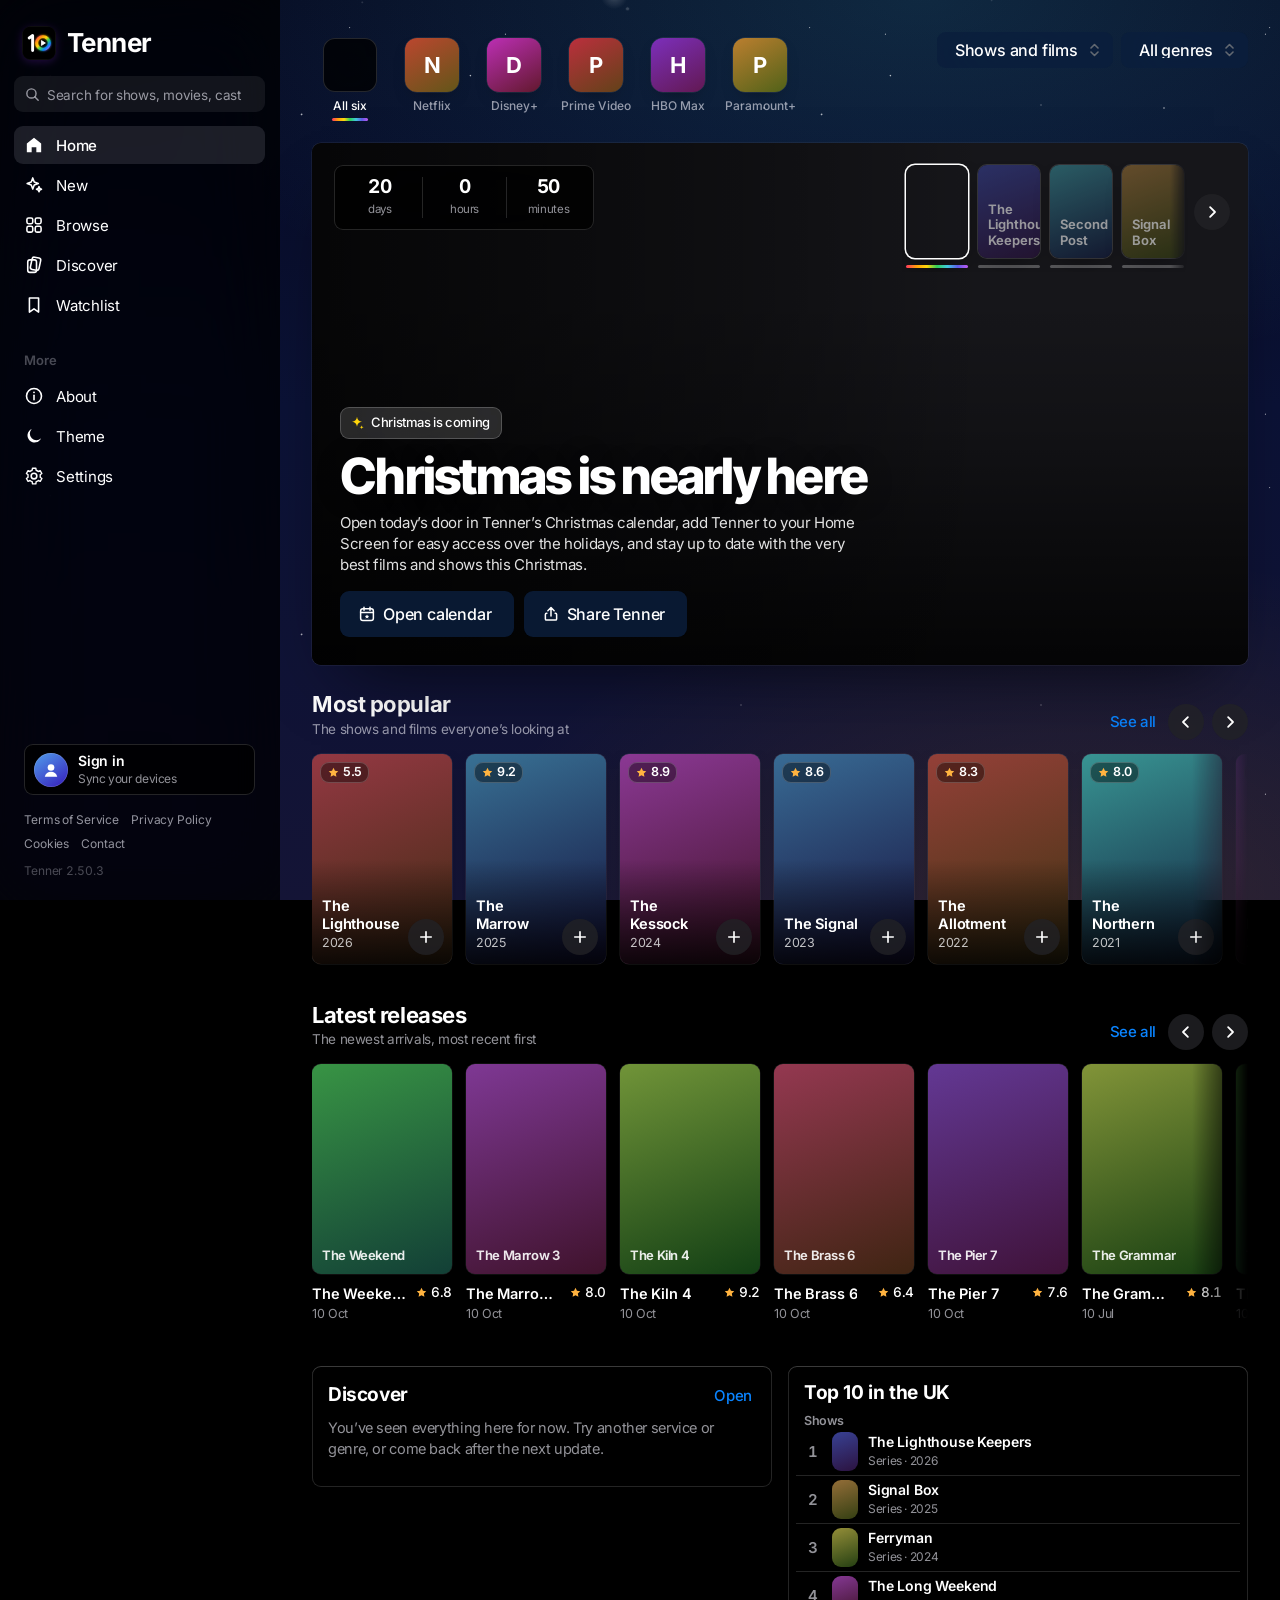
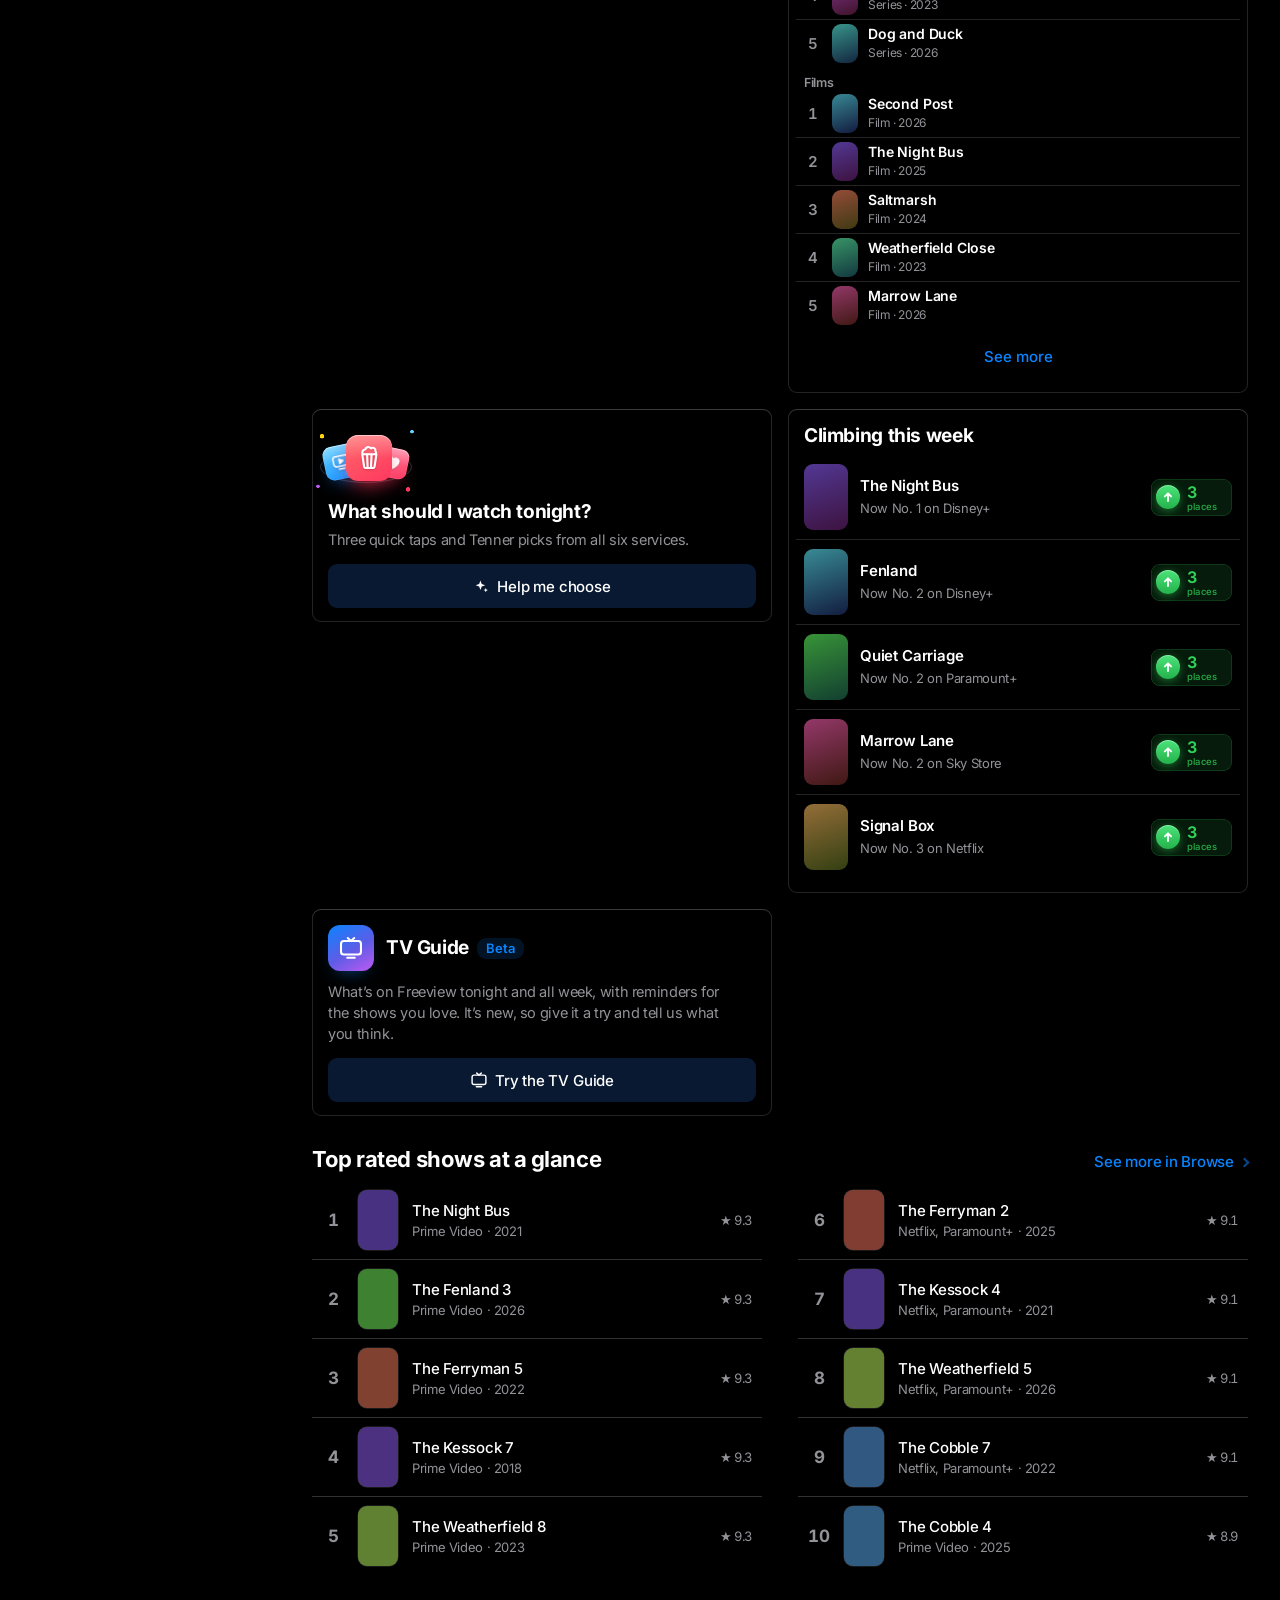
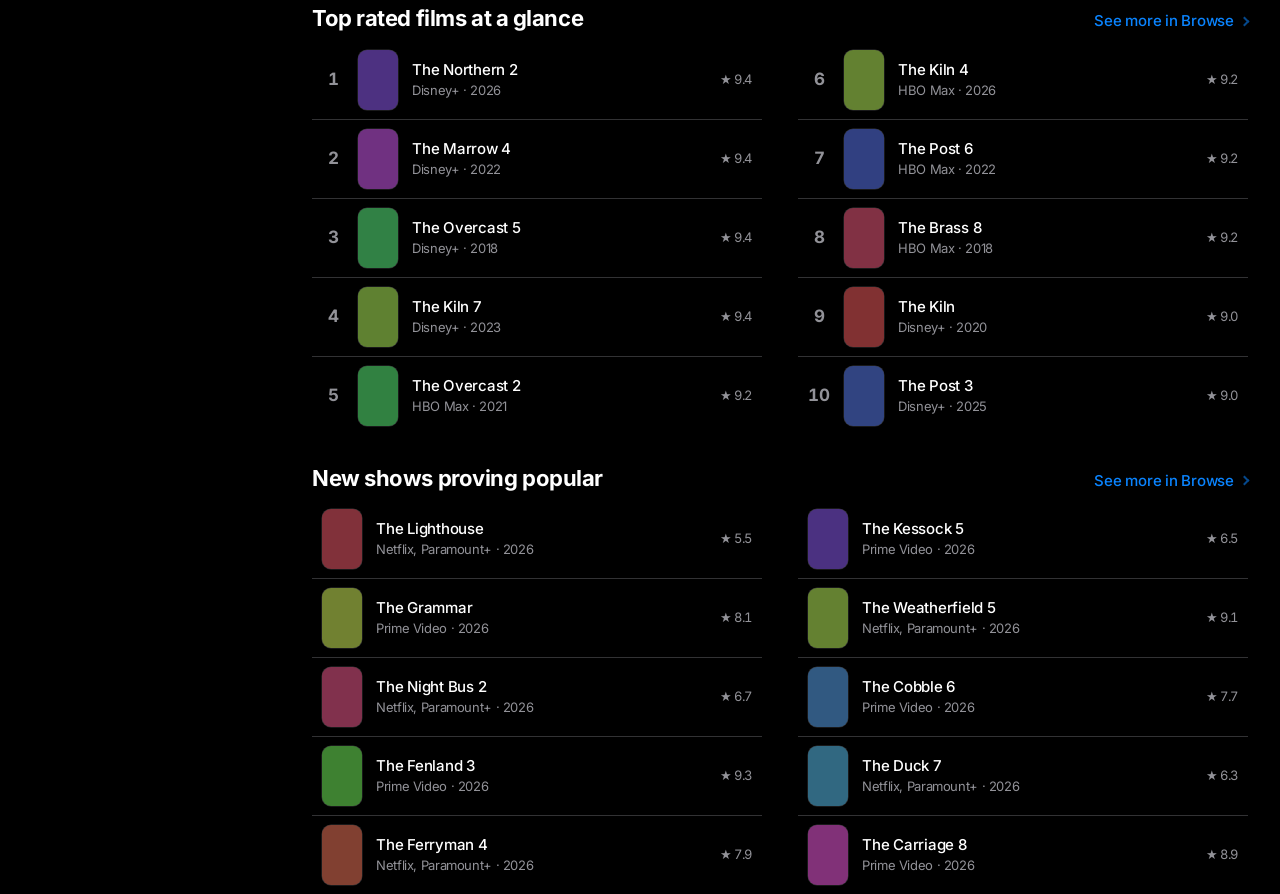
<file: site/charts.html>
<!doctype html>
<html lang="en-GB">
<head>
  <meta charset="utf-8">
  <meta name="viewport" content="width=device-width, initial-scale=1, viewport-fit=cover">
  <title>New This Week · Tenner</title>
  <meta name="description" content="What moved on the UK's streaming charts this week, what's new on Netflix, Disney+, Prime Video, HBO Max, Paramount+ and Apple TV, and your Watchlist.">
  <meta name="theme-color" content="#ffffff" media="(prefers-color-scheme: light)">
  <meta name="theme-color" content="#000000" media="(prefers-color-scheme: dark)">
  <link rel="icon" href="favicon.ico" sizes="48x48">
  <link rel="icon" href="icon-96.png" type="image/png" sizes="96x96">
  <link rel="icon" href="favicon.svg" type="image/svg+xml">
  <link rel="apple-touch-icon" href="apple-touch-icon.png">
  <link rel="manifest" href="manifest.webmanifest">
  <link rel="search" type="application/opensearchdescription+xml" title="Tenner" href="opensearch.xml">
  <!-- pages start loading as you point at a link (Chrome and Edge): just the page, nothing runs until you click -->
  <script type="speculationrules">{"prefetch":[{"source":"document","where":{"and":[{"href_matches":"/*"},{"not":{"href_matches":"/t/*"}},{"not":{"selector_matches":"[target], [download]"}}]},"eagerness":"moderate"}]}</script>
  <meta name="apple-mobile-web-app-title" content="Tenner">
  <meta name="apple-mobile-web-app-capable" content="yes">
  <meta name="mobile-web-app-capable" content="yes">
  <meta name="apple-mobile-web-app-status-bar-style" content="black-translucent">
  <script>/* Apple devices draw Tenner in their own San Francisco, so Inter is fetched early only everywhere else */
  if(!/Mac|iPhone|iPad|iPod/.test(navigator.platform))["inter-latin","inter-tight-latin"].forEach(function(f){var l=document.createElement("link");l.rel="preload";l.as="font";l.type="font/woff2";l.crossOrigin="";l.href="fonts/"+f+".woff2";document.head.appendChild(l)});</script>
  <link rel="preconnect" href="https://image.tmdb.org">
  <link rel="dns-prefetch" href="https://tenner-api.danseacroft.workers.dev">

  <!-- Link previews in WhatsApp, iMessage, Messenger etc. -->
  <meta property="og:type" content="website">
  <meta property="og:site_name" content="Tenner">
  <meta property="og:title" content="Tenner: your top ten, every hour">
  <meta property="og:description" content="The UK's top 10 shows and films on Netflix, Disney+, Prime Video, HBO Max, Paramount+ and Apple TV.">
  <meta property="og:url" content="https://tenner.stream/charts.html">
  <meta property="og:image" content="https://tenner.stream/og.jpg">
  <meta property="og:image:width" content="1200">
  <meta property="og:image:height" content="630">
  <meta name="twitter:card" content="summary_large_image">

  <script>/* the Top 10 lives on Home now: this page keeps New and Watchlist, and anything else goes home */
  if(!/^#(new|watchlist|week)$/.test(location.hash))location.replace("./"+location.search)</script>
  <script>/* Night is the default; Day or Auto only when chosen */
  function tnTheme(t){var r=document.documentElement;if(t==="auto")r.removeAttribute("data-theme");else r.setAttribute("data-theme",t);
    var c=t==="auto"?null:(t==="light"?"#ffffff":"#000000");document.querySelectorAll('meta[name="theme-color"]').forEach(function(m){if(!m.dataset.c)m.dataset.c=m.content;m.content=c||m.dataset.c;});}
  try{var a=JSON.parse(localStorage.getItem("tenner-account")||"null");if(a&&!a.picture&&a.hue!=null&&a.hue!=210)document.documentElement.style.setProperty("--menu","hsl("+a.hue+" 72% 56%)")}catch(e){}
  try{var t=localStorage.getItem("tenner-theme");tnTheme(t==="light"||t==="auto"?t:"dark")}catch(e){tnTheme("dark")}
  try{if(!(JSON.parse(localStorage.getItem("tenner-settings")||"{}").anim)||matchMedia("(prefers-reduced-motion: reduce)").matches)document.documentElement.classList.add("still")}catch(e){document.documentElement.classList.add("still")}
  addEventListener("pagereveal",function(e){if(e.viewTransition&&document.documentElement.classList.contains("still")){e.viewTransition.ready.catch(function(){});e.viewTransition.skipTransition()}});</script>
  <link rel="stylesheet" href="styles.css?v=2.50.3">
  <link rel="stylesheet" href="home.css?v=2.50.3">
  <link rel="stylesheet" href="new.css?v=2.50.3">
</head>
<body>
  <a class="skip" href="#main">Skip to the page</a>

  <!-- the bar at the top: the logo, the tabs (a floating bar at the bottom on phones) and the round button -->
  <div class="top-row">
    <div class="top-brand">
      <a class="lt-logo" href="./" aria-label="Tenner, home"><img src="logo.svg" alt="" width="36" height="36"></a>
      <span class="brand-name">Tenner</span>
    </div>
    <nav class="tabbar" aria-label="Pages"><div class="tabs" role="tablist" id="tabs"><span class="tab-ind" id="tabInd" aria-hidden="true"></span>
      <button type="button" role="tab" data-tab="home" aria-selected="false" tabindex="-1">
        <svg class="i-o" viewBox="0 0 24 24" aria-hidden="true"><path d="M4 10.4 12 4l8 6.4V20h-5v-5.6H9V20H4z"/></svg>
        <svg class="i-f" viewBox="0 0 24 24" aria-hidden="true"><path class="solid" d="M3.4 10.2 12 3.3l8.6 6.9V20.6h-5.8v-5.8H9.2v5.8H3.4z"/></svg>
        <span>Home</span></button>
      <button type="button" role="tab" data-tab="new" aria-selected="false" tabindex="-1">
        <svg class="i-o" viewBox="0 0 24 24" aria-hidden="true"><path d="M10.5 3.5l1.8 4.9 4.9 1.8-4.9 1.8-1.8 4.9-1.8-4.9-4.9-1.8 4.9-1.8z"/><path d="M18 14l.9 2.1L21 17l-2.1.9L18 20l-.9-2.1L15 17l2.1-.9z"/></svg>
        <svg class="i-f" viewBox="0 0 24 24" aria-hidden="true"><path class="solid" d="M10.5 2.5l2.1 5.4 5.4 2.1-5.4 2.1-2.1 5.4-2.1-5.4L3 10l5.4-2.1z"/><path class="solid" d="M18 13.5l1.1 2.4 2.4 1.1-2.4 1.1L18 20.5l-1.1-2.4-2.4-1.1 2.4-1.1z"/></svg>
        <span>New</span></button>
      <button type="button" role="tab" data-tab="browse" aria-selected="false" tabindex="-1">
        <svg class="i-o" viewBox="0 0 24 24" aria-hidden="true"><rect x="3.5" y="3.5" width="7" height="7" rx="2"/><rect x="13.5" y="3.5" width="7" height="7" rx="2"/><rect x="3.5" y="13.5" width="7" height="7" rx="2"/><rect x="13.5" y="13.5" width="7" height="7" rx="2"/></svg>
        <svg class="i-f" viewBox="0 0 24 24" aria-hidden="true"><rect class="solid" x="3" y="3" width="8" height="8" rx="2.2"/><rect class="solid" x="13" y="3" width="8" height="8" rx="2.2"/><rect class="solid" x="3" y="13" width="8" height="8" rx="2.2"/><rect class="solid" x="13" y="13" width="8" height="8" rx="2.2"/></svg>
        <span>Browse</span></button>
      <button type="button" role="tab" data-tab="discover" aria-selected="false" tabindex="-1">
        <svg class="i-o" viewBox="0 0 24 24" aria-hidden="true"><rect x="8.6" y="3" width="10.5" height="15" rx="2.6" transform="rotate(12 13.85 10.5)"/><rect x="4.5" y="5.8" width="10.5" height="15" rx="2.6"/></svg>
        <svg class="i-f" viewBox="0 0 24 24" aria-hidden="true"><rect class="solid" x="8.6" y="3" width="10.5" height="15" rx="2.6" transform="rotate(12 13.85 10.5)" opacity=".45"/><rect class="solid" x="4.2" y="5.5" width="11" height="15.6" rx="2.8"/></svg>
        <span>Discover</span></button>
      <button type="button" role="tab" data-tab="watchlist" aria-selected="false" tabindex="-1">
        <svg class="i-o" viewBox="0 0 24 24" aria-hidden="true"><path d="M6.5 3.5h11v17L12 16.6 6.5 20.5z"/></svg>
        <svg class="i-f" viewBox="0 0 24 24" aria-hidden="true"><path class="solid" d="M6 3h12v18.4l-6-4.2-6 4.2z"/></svg>
        <span>Watchlist</span></button>
    </div></nav>
    <h2 class="side-h" id="sideMore">More</h2>
    <a class="side-about" href="about.html"><svg viewBox="0 0 24 24" aria-hidden="true"><circle cx="12" cy="12" r="9" fill="none" stroke="currentColor" stroke-width="1.9"/><path d="M12 11v5.5" fill="none" stroke="currentColor" stroke-width="1.9" stroke-linecap="round"/><circle cx="12" cy="7.6" r="1.1" fill="currentColor"/></svg><span>About</span></a>
    <div class="top-act">
      <a class="tb-btn tb-about tb-settings" href="settings.html" aria-label="Settings" title="Settings"><svg viewBox="0 0 24 24" aria-hidden="true"><path d="M12 8.6a3.4 3.4 0 1 0 0 6.8 3.4 3.4 0 0 0 0-6.8z" fill="none" stroke="currentColor" stroke-width="1.9"/><path d="M19.4 13.5a7.6 7.6 0 0 0 0-3l2-1.5-2-3.4-2.3 1a7.6 7.6 0 0 0-2.6-1.5L14.2 2.6h-4l-.4 2.5A7.6 7.6 0 0 0 7.2 6.6l-2.3-1-2 3.4 2 1.5a7.6 7.6 0 0 0 0 3l-2 1.5 2 3.4 2.3-1a7.6 7.6 0 0 0 2.6 1.5l.4 2.5h4l.4-2.5a7.6 7.6 0 0 0 2.6-1.5l2.3 1 2-3.4z" fill="none" stroke="currentColor" stroke-width="1.7" stroke-linejoin="round"/></svg></a>
      <a class="tb-btn tb-about" href="about.html" aria-label="About Tenner" title="About"><svg viewBox="0 0 24 24" aria-hidden="true"><circle cx="12" cy="12" r="9" fill="none" stroke="currentColor" stroke-width="2"/><path d="M12 11v5.5" stroke="currentColor" stroke-width="2.2" stroke-linecap="round"/><circle cx="12" cy="7.6" r="1.3" fill="currentColor"/></svg></a>
      <button type="button" class="tb-btn" id="thBtn" aria-haspopup="menu" aria-controls="thPop" aria-expanded="false" aria-label="Theme" title="Theme"><span id="thIc" style="display:contents"></span></button>
    </div>
    <a class="side-about side-settings" href="settings.html"><svg viewBox="0 0 24 24" aria-hidden="true"><path d="M12 8.6a3.4 3.4 0 1 0 0 6.8 3.4 3.4 0 0 0 0-6.8z" fill="none" stroke="currentColor" stroke-width="1.9"/><path d="M19.4 13.5a7.6 7.6 0 0 0 0-3l2-1.5-2-3.4-2.3 1a7.6 7.6 0 0 0-2.6-1.5L14.2 2.6h-4l-.4 2.5A7.6 7.6 0 0 0 7.2 6.6l-2.3-1-2 3.4 2 1.5a7.6 7.6 0 0 0 0 3l-2 1.5 2 3.4 2.3-1a7.6 7.6 0 0 0 2.6 1.5l.4 2.5h4l.4-2.5a7.6 7.6 0 0 0 2.6-1.5l2.3 1 2-3.4z" fill="none" stroke="currentColor" stroke-width="1.7" stroke-linejoin="round"/></svg><span>Settings</span></a>
    <div class="side-links" aria-label="Site information">
      <a class="side-link" href="legal.html#terms">Terms of Service</a>
      <a class="side-link" href="legal.html#privacy">Privacy Policy</a>
      <a class="side-link" href="legal.html#cookies">Cookies</a>
      <a class="side-link" href="contact.html">Contact</a>
      <span class="side-ver">Tenner 2.50.3</span>
    </div>
  </div>

  <div class="tb-pop th-pop" id="thPop" role="menu" aria-labelledby="thH" popover>
    <div class="tb-head"><h2 id="thH">Theme</h2></div>
    <div class="th-list"><button type="button" role="menuitemradio" data-mode="auto" aria-checked="false"><i><svg viewBox="0 0 24 24" aria-hidden="true"><circle cx="12" cy="12" r="8.6" fill="none" stroke="currentColor" stroke-width="2.2"/><path d="M12 3.4a8.6 8.6 0 0 1 0 17.2z" fill="currentColor"/></svg></i><span><b>Auto</b><small>Follows your device</small></span><em aria-hidden="true"></em></button><button type="button" role="menuitemradio" data-mode="light" aria-checked="false"><i><svg class="ic-sun" viewBox="0 0 24 24" fill="none" stroke="currentColor" stroke-width="2.3" stroke-linecap="round" aria-hidden="true"><circle cx="12" cy="12" r="4.2"/><path d="M12 2v2.4M12 19.6V22M4.2 4.2l1.7 1.7M18.1 18.1l1.7 1.7M2 12h2.4M19.6 12H22M4.2 19.8l1.7-1.7M18.1 5.9l1.7-1.7"/></svg></i><span><b>Day</b><small>Light all the time</small></span><em aria-hidden="true"></em></button><button type="button" role="menuitemradio" data-mode="dark" aria-checked="false"><i><svg class="ic-moon" viewBox="0 0 24 24" fill="currentColor" aria-hidden="true"><path d="M20.5 14.7A8.5 8.5 0 1 1 9.3 3.5a7 7 0 0 0 11.2 11.2Z"/></svg></i><span><b>Night</b><small>Dark all the time</small></span><em aria-hidden="true"></em></button></div>
  </div>


  <main id="main" tabindex="-1">
    <!-- phones: New This Week's arrivals as wide banners you swipe through, the Rakuten TV way -->
    <section class="mban" id="mBan" aria-roledescription="carousel" aria-label="New this week" hidden></section>
    <!-- the Watchlist (signed in): a trailer from your list at the top, blended in like the homepage's featured title -->
    <div class="bd-ext" id="bdExt" aria-hidden="true"></div>
    <div class="wrap wl-top" id="wlTop" hidden><div class="bx-amb" id="bxAmb" aria-hidden="true"></div>
      <section class="bx-hero wl-hero" id="wlHero" aria-label="A trailer from your Watchlist"></section></div>
    <div id="view"><div class="wrap loading" aria-busy="true"><p class="sk-say">Loading…</p><div class="sk-row" aria-hidden="true"><i></i><i></i><i></i><i></i><i></i></div></div></div>
  </main>


  <div id="toast" class="toast" role="status" aria-live="polite" hidden></div>

  <script src="shell.js?v=2.50.3" defer></script>
  <script src="links.js?v=2.50.3" defer></script>
  <script src="sheet.js?v=2.50.3" defer></script>
  <script src="person.js?v=2.50.3" defer></script>
  <script src="tonight.js?v=2.50.3" defer></script>
  <script src="app.js?v=2.50.3" defer></script>
</body>
</html>
</file>
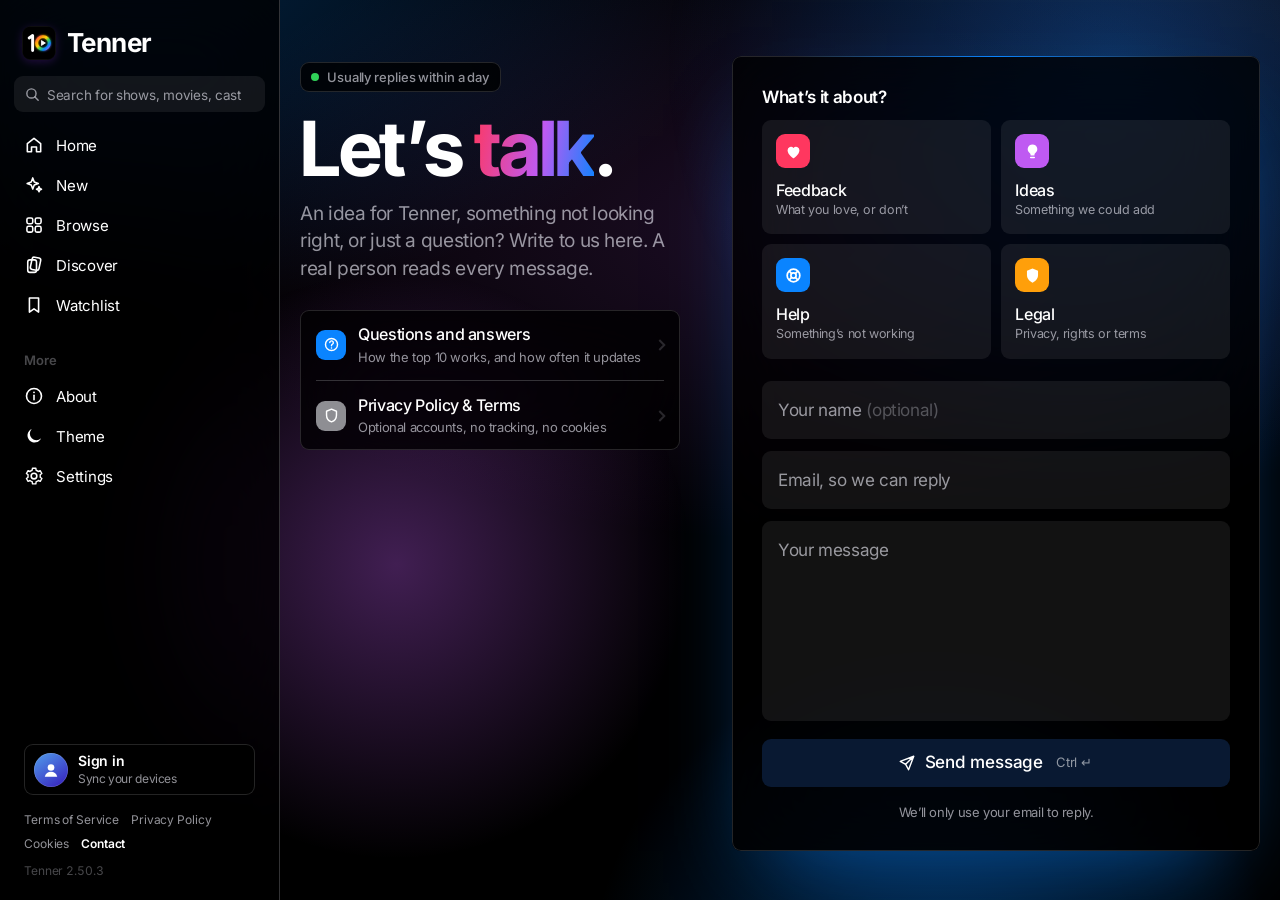
<file: site/contact.html>
<!doctype html>
<html lang="en-GB">
<head>
  <meta charset="utf-8">
  <meta name="viewport" content="width=device-width, initial-scale=1, viewport-fit=cover">
  <title>Contact · Tenner</title>
  <meta name="description" content="Get in touch with Tenner: ideas, problems or questions.">
  <meta name="theme-color" content="#ffffff" media="(prefers-color-scheme: light)">
  <meta name="theme-color" content="#000000" media="(prefers-color-scheme: dark)">
  <link rel="icon" href="favicon.ico" sizes="48x48">
  <link rel="icon" href="icon-96.png" type="image/png" sizes="96x96">
  <link rel="icon" href="favicon.svg" type="image/svg+xml">
  <link rel="apple-touch-icon" href="apple-touch-icon.png">
  <link rel="manifest" href="manifest.webmanifest">
  <link rel="search" type="application/opensearchdescription+xml" title="Tenner" href="opensearch.xml">
  <!-- pages start loading as you point at a link (Chrome and Edge): just the page, nothing runs until you click -->
  <script type="speculationrules">{"prefetch":[{"source":"document","where":{"and":[{"href_matches":"/*"},{"not":{"href_matches":"/t/*"}},{"not":{"selector_matches":"[target], [download]"}}]},"eagerness":"moderate"}]}</script>
  <meta name="apple-mobile-web-app-title" content="Tenner">
  <meta name="apple-mobile-web-app-capable" content="yes">
  <meta name="mobile-web-app-capable" content="yes">
  <meta name="apple-mobile-web-app-status-bar-style" content="black-translucent">
  <script>/* Apple devices draw Tenner in their own San Francisco, so Inter is fetched early only everywhere else */
  if(!/Mac|iPhone|iPad|iPod/.test(navigator.platform))["inter-latin","inter-tight-latin"].forEach(function(f){var l=document.createElement("link");l.rel="preload";l.as="font";l.type="font/woff2";l.crossOrigin="";l.href="fonts/"+f+".woff2";document.head.appendChild(l)});</script>

  <!-- Link previews in WhatsApp, iMessage, Messenger etc. -->
  <meta property="og:type" content="website">
  <meta property="og:site_name" content="Tenner">
  <meta property="og:title" content="Tenner: your top ten, every hour">
  <meta property="og:description" content="The UK's top 10 shows and films on Netflix, Disney+, Prime Video, HBO Max, Paramount+ and Apple TV.">
  <meta property="og:url" content="https://tenner.stream/contact.html">
  <meta property="og:image" content="https://tenner.stream/og.jpg">
  <meta property="og:image:width" content="1200">
  <meta property="og:image:height" content="630">
  <meta name="twitter:card" content="summary_large_image">

  <script>/* Night is the default; Day or Auto only when chosen */
  function tnTheme(t){var r=document.documentElement;if(t==="auto")r.removeAttribute("data-theme");else r.setAttribute("data-theme",t);
    var c=t==="auto"?null:(t==="light"?"#ffffff":"#000000");document.querySelectorAll('meta[name="theme-color"]').forEach(function(m){if(!m.dataset.c)m.dataset.c=m.content;m.content=c||m.dataset.c;});}
  try{var a=JSON.parse(localStorage.getItem("tenner-account")||"null");if(a&&!a.picture&&a.hue!=null&&a.hue!=210)document.documentElement.style.setProperty("--menu","hsl("+a.hue+" 72% 56%)")}catch(e){}
  try{var t=localStorage.getItem("tenner-theme");tnTheme(t==="light"||t==="auto"?t:"dark")}catch(e){tnTheme("dark")}
  try{if(!(JSON.parse(localStorage.getItem("tenner-settings")||"{}").anim)||matchMedia("(prefers-reduced-motion: reduce)").matches)document.documentElement.classList.add("still")}catch(e){document.documentElement.classList.add("still")}
  addEventListener("pagereveal",function(e){if(e.viewTransition&&document.documentElement.classList.contains("still")){e.viewTransition.ready.catch(function(){});e.viewTransition.skipTransition()}});</script>
  <link rel="stylesheet" href="styles.css?v=2.50.3">
  <link rel="stylesheet" href="contact.css?v=2.50.3">
</head>
<body class="contact">
  <a class="skip" href="#main">Skip to the page</a>

  <!-- the bar at the top: the logo, the tabs (a floating bar at the bottom on phones) and the round button -->
  <div class="top-row">
    <div class="top-brand">
      <a class="lt-logo" href="./" aria-label="Tenner, home"><img src="logo.svg" alt="" width="36" height="36"></a>
      <span class="brand-name">Tenner</span>
    </div>
    <nav class="tabbar" aria-label="Pages"><div class="tabs" role="tablist" id="tabs"><span class="tab-ind" id="tabInd" aria-hidden="true"></span>
      <button type="button" role="tab" data-tab="home" aria-selected="false" tabindex="-1">
        <svg class="i-o" viewBox="0 0 24 24" aria-hidden="true"><path d="M4 10.4 12 4l8 6.4V20h-5v-5.6H9V20H4z"/></svg>
        <svg class="i-f" viewBox="0 0 24 24" aria-hidden="true"><path class="solid" d="M3.4 10.2 12 3.3l8.6 6.9V20.6h-5.8v-5.8H9.2v5.8H3.4z"/></svg>
        <span>Home</span></button>
      <button type="button" role="tab" data-tab="new" aria-selected="false" tabindex="-1">
        <svg class="i-o" viewBox="0 0 24 24" aria-hidden="true"><path d="M10.5 3.5l1.8 4.9 4.9 1.8-4.9 1.8-1.8 4.9-1.8-4.9-4.9-1.8 4.9-1.8z"/><path d="M18 14l.9 2.1L21 17l-2.1.9L18 20l-.9-2.1L15 17l2.1-.9z"/></svg>
        <svg class="i-f" viewBox="0 0 24 24" aria-hidden="true"><path class="solid" d="M10.5 2.5l2.1 5.4 5.4 2.1-5.4 2.1-2.1 5.4-2.1-5.4L3 10l5.4-2.1z"/><path class="solid" d="M18 13.5l1.1 2.4 2.4 1.1-2.4 1.1L18 20.5l-1.1-2.4-2.4-1.1 2.4-1.1z"/></svg>
        <span>New</span></button>
      <button type="button" role="tab" data-tab="browse" aria-selected="false" tabindex="-1">
        <svg class="i-o" viewBox="0 0 24 24" aria-hidden="true"><rect x="3.5" y="3.5" width="7" height="7" rx="2"/><rect x="13.5" y="3.5" width="7" height="7" rx="2"/><rect x="3.5" y="13.5" width="7" height="7" rx="2"/><rect x="13.5" y="13.5" width="7" height="7" rx="2"/></svg>
        <svg class="i-f" viewBox="0 0 24 24" aria-hidden="true"><rect class="solid" x="3" y="3" width="8" height="8" rx="2.2"/><rect class="solid" x="13" y="3" width="8" height="8" rx="2.2"/><rect class="solid" x="3" y="13" width="8" height="8" rx="2.2"/><rect class="solid" x="13" y="13" width="8" height="8" rx="2.2"/></svg>
        <span>Browse</span></button>
      <button type="button" role="tab" data-tab="discover" aria-selected="false" tabindex="-1">
        <svg class="i-o" viewBox="0 0 24 24" aria-hidden="true"><rect x="8.6" y="3" width="10.5" height="15" rx="2.6" transform="rotate(12 13.85 10.5)"/><rect x="4.5" y="5.8" width="10.5" height="15" rx="2.6"/></svg>
        <svg class="i-f" viewBox="0 0 24 24" aria-hidden="true"><rect class="solid" x="8.6" y="3" width="10.5" height="15" rx="2.6" transform="rotate(12 13.85 10.5)" opacity=".45"/><rect class="solid" x="4.2" y="5.5" width="11" height="15.6" rx="2.8"/></svg>
        <span>Discover</span></button>
      <button type="button" role="tab" data-tab="watchlist" aria-selected="false" tabindex="-1">
        <svg class="i-o" viewBox="0 0 24 24" aria-hidden="true"><path d="M6.5 3.5h11v17L12 16.6 6.5 20.5z"/></svg>
        <svg class="i-f" viewBox="0 0 24 24" aria-hidden="true"><path class="solid" d="M6 3h12v18.4l-6-4.2-6 4.2z"/></svg>
        <span>Watchlist</span></button>
    </div></nav>
    <h2 class="side-h" id="sideMore">More</h2>
    <a class="side-about" href="about.html"><svg viewBox="0 0 24 24" aria-hidden="true"><circle cx="12" cy="12" r="9" fill="none" stroke="currentColor" stroke-width="1.9"/><path d="M12 11v5.5" fill="none" stroke="currentColor" stroke-width="1.9" stroke-linecap="round"/><circle cx="12" cy="7.6" r="1.1" fill="currentColor"/></svg><span>About</span></a>
    <div class="top-act">
      <a class="tb-btn tb-about tb-settings" href="settings.html" aria-label="Settings" title="Settings"><svg viewBox="0 0 24 24" aria-hidden="true"><path d="M12 8.6a3.4 3.4 0 1 0 0 6.8 3.4 3.4 0 0 0 0-6.8z" fill="none" stroke="currentColor" stroke-width="1.9"/><path d="M19.4 13.5a7.6 7.6 0 0 0 0-3l2-1.5-2-3.4-2.3 1a7.6 7.6 0 0 0-2.6-1.5L14.2 2.6h-4l-.4 2.5A7.6 7.6 0 0 0 7.2 6.6l-2.3-1-2 3.4 2 1.5a7.6 7.6 0 0 0 0 3l-2 1.5 2 3.4 2.3-1a7.6 7.6 0 0 0 2.6 1.5l.4 2.5h4l.4-2.5a7.6 7.6 0 0 0 2.6-1.5l2.3 1 2-3.4z" fill="none" stroke="currentColor" stroke-width="1.7" stroke-linejoin="round"/></svg></a>
      <a class="tb-btn tb-about" href="about.html" aria-label="About Tenner" title="About"><svg viewBox="0 0 24 24" aria-hidden="true"><circle cx="12" cy="12" r="9" fill="none" stroke="currentColor" stroke-width="2"/><path d="M12 11v5.5" stroke="currentColor" stroke-width="2.2" stroke-linecap="round"/><circle cx="12" cy="7.6" r="1.3" fill="currentColor"/></svg></a>
      <button type="button" class="tb-btn" id="thBtn" aria-haspopup="menu" aria-controls="thPop" aria-expanded="false" aria-label="Theme" title="Theme"><span id="thIc" style="display:contents"></span></button>
    </div>
    <a class="side-about side-settings" href="settings.html"><svg viewBox="0 0 24 24" aria-hidden="true"><path d="M12 8.6a3.4 3.4 0 1 0 0 6.8 3.4 3.4 0 0 0 0-6.8z" fill="none" stroke="currentColor" stroke-width="1.9"/><path d="M19.4 13.5a7.6 7.6 0 0 0 0-3l2-1.5-2-3.4-2.3 1a7.6 7.6 0 0 0-2.6-1.5L14.2 2.6h-4l-.4 2.5A7.6 7.6 0 0 0 7.2 6.6l-2.3-1-2 3.4 2 1.5a7.6 7.6 0 0 0 0 3l-2 1.5 2 3.4 2.3-1a7.6 7.6 0 0 0 2.6 1.5l.4 2.5h4l.4-2.5a7.6 7.6 0 0 0 2.6-1.5l2.3 1 2-3.4z" fill="none" stroke="currentColor" stroke-width="1.7" stroke-linejoin="round"/></svg><span>Settings</span></a>
    <div class="side-links" aria-label="Site information">
      <a class="side-link" href="legal.html#terms">Terms of Service</a>
      <a class="side-link" href="legal.html#privacy">Privacy Policy</a>
      <a class="side-link" href="legal.html#cookies">Cookies</a>
      <a class="side-link" href="contact.html" aria-current="page">Contact</a>
      <span class="side-ver">Tenner 2.50.3</span>
    </div>
  </div>

  <div class="tb-pop th-pop" id="thPop" role="menu" aria-labelledby="thH" popover>
    <div class="tb-head"><h2 id="thH">Theme</h2></div>
    <div class="th-list"><button type="button" role="menuitemradio" data-mode="auto" aria-checked="false"><i><svg viewBox="0 0 24 24" aria-hidden="true"><circle cx="12" cy="12" r="8.6" fill="none" stroke="currentColor" stroke-width="2.2"/><path d="M12 3.4a8.6 8.6 0 0 1 0 17.2z" fill="currentColor"/></svg></i><span><b>Auto</b><small>Follows your device</small></span><em aria-hidden="true"></em></button><button type="button" role="menuitemradio" data-mode="light" aria-checked="false"><i><svg class="ic-sun" viewBox="0 0 24 24" fill="none" stroke="currentColor" stroke-width="2.3" stroke-linecap="round" aria-hidden="true"><circle cx="12" cy="12" r="4.2"/><path d="M12 2v2.4M12 19.6V22M4.2 4.2l1.7 1.7M18.1 18.1l1.7 1.7M2 12h2.4M19.6 12H22M4.2 19.8l1.7-1.7M18.1 5.9l1.7-1.7"/></svg></i><span><b>Day</b><small>Light all the time</small></span><em aria-hidden="true"></em></button><button type="button" role="menuitemradio" data-mode="dark" aria-checked="false"><i><svg class="ic-moon" viewBox="0 0 24 24" fill="currentColor" aria-hidden="true"><path d="M20.5 14.7A8.5 8.5 0 1 1 9.3 3.5a7 7 0 0 0 11.2 11.2Z"/></svg></i><span><b>Night</b><small>Dark all the time</small></span><em aria-hidden="true"></em></button></div>
  </div>


  <main id="main" class="cx" tabindex="-1">
    <!-- the page's light: soft colour that takes the shade of whatever you're writing about -->
    <div class="cx-aura" aria-hidden="true"><i></i><i></i><i></i></div>

    <header class="cx-head">
      <p class="cx-pill"><span class="cx-dot" aria-hidden="true"></span>Usually replies within a day</p>
      <h1>Let’s <em class="grad">talk</em>.</h1>
      <p class="cx-lede">An idea for Tenner, something not looking right, or just a question? Write to us here. A real person reads every message.</p>
    </header>

    <section class="cx-card" aria-label="Write to us">
      <form id="cForm" novalidate>
        <fieldset class="cx-topics">
          <legend>What’s it about?</legend>
          <label style="--c:#ff375f"><input type="radio" name="topic" value="Feedback"><span class="gi"><svg viewBox="0 0 24 24" aria-hidden="true"><path d="M12 20.5s-7.5-4.6-7.5-10.2A4.3 4.3 0 0 1 12 7.6a4.3 4.3 0 0 1 7.5 2.7c0 5.6-7.5 10.2-7.5 10.2z" fill="currentColor"/></svg></span><b>Feedback</b><small>What you love, or don’t</small></label>
          <label style="--c:#bf5af2"><input type="radio" name="topic" value="Suggestions"><span class="gi"><svg viewBox="0 0 24 24" aria-hidden="true"><path d="M12 3a6 6 0 0 0-3.6 10.8c.7.5 1.1 1.2 1.1 2V17h5v-1.2c0-.8.4-1.5 1.1-2A6 6 0 0 0 12 3z" fill="currentColor"/><path d="M9.8 19.6h4.4" stroke="currentColor" stroke-width="2" stroke-linecap="round"/></svg></span><b>Ideas</b><small>Something we could add</small></label>
          <label style="--c:#0a84ff"><input type="radio" name="topic" value="Support"><span class="gi"><svg viewBox="0 0 24 24" aria-hidden="true"><circle cx="12" cy="12" r="8" fill="none" stroke="currentColor" stroke-width="2.2"/><circle cx="12" cy="12" r="3.3" fill="none" stroke="currentColor" stroke-width="2.2"/><path d="M6.3 6.3l3.4 3.4M14.3 14.3l3.4 3.4M17.7 6.3l-3.4 3.4M9.7 14.3l-3.4 3.4" stroke="currentColor" stroke-width="2.2"/></svg></span><b>Help</b><small>Something’s not working</small></label>
          <label style="--c:#ff9f0a"><input type="radio" name="topic" value="Legal"><span class="gi"><svg viewBox="0 0 24 24" aria-hidden="true"><path d="M12 3 5 6v5.5c0 4.2 2.9 8 7 9.5 4.1-1.5 7-5.3 7-9.5V6z" fill="currentColor"/></svg></span><b>Legal</b><small>Privacy, rights or terms</small></label>
        </fieldset>

        <div class="cx-pair">
          <label class="cx-f"><input id="cName" type="text" autocomplete="name" placeholder=" " maxlength="80" enterkeyhint="next"><span>Your name <i>(optional)</i></span></label>
          <label class="cx-f"><input id="cEmail" type="email" autocomplete="email" inputmode="email" placeholder=" " maxlength="200" required enterkeyhint="next" spellcheck="false"><span>Email, so we can reply</span><svg class="cx-ok" viewBox="0 0 24 24" aria-hidden="true"><path d="M6 12.5l4 4 8-9" fill="none" stroke="currentColor" stroke-width="2.6" stroke-linecap="round" stroke-linejoin="round"/></svg></label>
        </div>
        <!-- left empty by people; spam robots fill it in -->
        <label class="c-hp" aria-hidden="true">Website <input id="cWeb" type="text" name="website" tabindex="-1" autocomplete="off"></label>
        <label class="cx-f cx-msg"><textarea id="cMsg" placeholder=" " maxlength="5000" required></textarea><span>Your message</span><output class="cx-count" id="cCount" aria-hidden="true"></output></label>

        <div class="cx-foot">
          <p class="cx-note" id="cNote" role="status" aria-live="polite">We’ll only use your email to reply.</p>
          <button type="submit" class="btn btn-tinted cx-send" id="cSend"><svg viewBox="0 0 24 24" aria-hidden="true"><path d="M21 3 10.2 13.8M21 3l-6.9 18-3.9-7.2L3 9.9z" fill="none" stroke="currentColor" stroke-width="1.9" stroke-linejoin="round"/></svg><span>Send message</span><kbd aria-hidden="true">⌘↵</kbd></button>
        </div>
      </form>

      <div class="cx-done" id="cDone" hidden tabindex="-1">
        <span class="cx-tick" aria-hidden="true"><svg viewBox="0 0 24 24"><path d="M6 12.5l4 4 8-9" fill="none" stroke="currentColor" stroke-width="2.6" stroke-linecap="round" stroke-linejoin="round"/></svg></span>
        <h2 id="cDoneH">Message sent</h2>
        <p id="cDoneP">Thanks for writing. We’ll reply to your email, usually within a day.</p>
        <div class="cx-done-btns">
          <a class="btn btn-tinted" href="./"><svg viewBox="0 0 24 24" aria-hidden="true"><path d="M4 10.4 12 4l8 6.4V20h-5v-5.6H9V20H4z" fill="none" stroke="currentColor" stroke-width="1.9" stroke-linejoin="round"/></svg>Back to Tenner</a>
          <button type="button" class="btn btn-tinted" id="cAgain"><svg viewBox="0 0 24 24" aria-hidden="true"><path d="M4 20h4L19 9l-4-4L4 16z" fill="none" stroke="currentColor" stroke-width="1.9" stroke-linejoin="round"/></svg>Write another</button>
        </div>
      </div>
    </section>

    <ul class="cx-help" aria-label="More help">
      <li><a href="about.html#h-faq"><span class="gi" style="--c:#0a84ff"><svg viewBox="0 0 24 24" aria-hidden="true"><circle cx="12" cy="12" r="8.5" fill="none" stroke="currentColor" stroke-width="2"/><path d="M9.6 9.3a2.5 2.5 0 1 1 3.4 2.4c-.6.3-1 .9-1 1.6v.4" fill="none" stroke="currentColor" stroke-width="2" stroke-linecap="round"/><circle cx="12" cy="16.9" r="1.1" fill="currentColor"/></svg></span>
        <span class="tx"><b>Questions and answers</b><small>How the top 10 works, and how often it updates</small></span><span class="chev" aria-hidden="true"></span></a></li>
      <li><a href="legal.html"><span class="gi" style="--c:#8e8e93"><svg viewBox="0 0 24 24" aria-hidden="true"><path d="M12 3 5 6v5.5c0 4.2 2.9 8 7 9.5 4.1-1.5 7-5.3 7-9.5V6z" fill="none" stroke="currentColor" stroke-width="2" stroke-linejoin="round"/></svg></span>
        <span class="tx"><b>Privacy Policy &amp; Terms</b><small>Optional accounts, no tracking, no cookies</small></span><span class="chev" aria-hidden="true"></span></a></li>
    </ul>
  </main>


  <script src="shell.js?v=2.50.3" defer></script>
  <script src="contact.js?v=2.50.3" defer></script>
</body>
</html>
</file>
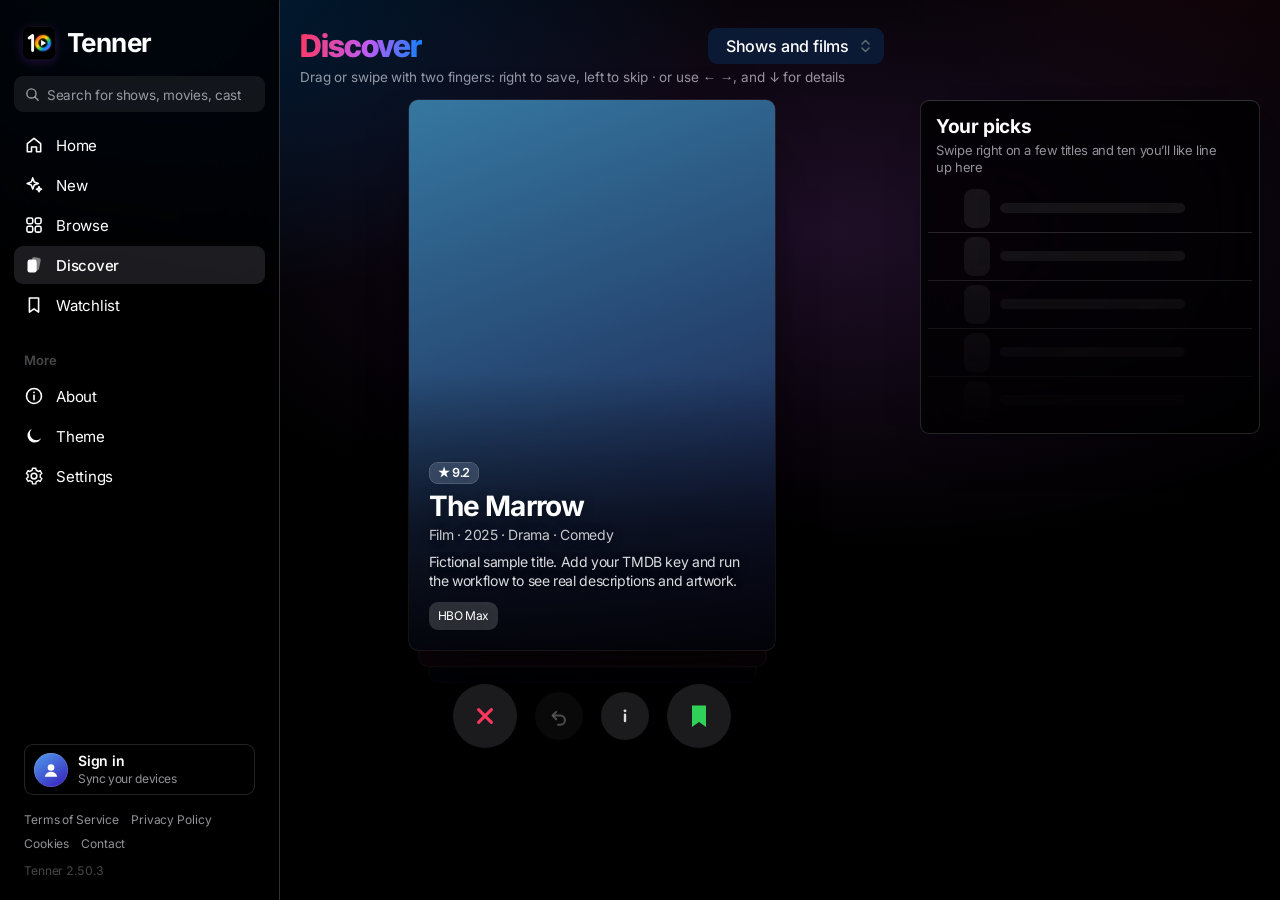
<file: site/discover.html>
<!doctype html>
<html lang="en-GB">
<head>
  <meta charset="utf-8">
  <meta name="viewport" content="width=device-width, initial-scale=1, viewport-fit=cover">
  <title>Discover · Tenner</title>
  <meta name="description" content="Swipe through shows and films from every service: right to save, left to skip.">
  <meta name="theme-color" content="#ffffff" media="(prefers-color-scheme: light)">
  <meta name="theme-color" content="#000000" media="(prefers-color-scheme: dark)">
  <link rel="icon" href="favicon.ico" sizes="48x48">
  <link rel="icon" href="icon-96.png" type="image/png" sizes="96x96">
  <link rel="icon" href="favicon.svg" type="image/svg+xml">
  <link rel="apple-touch-icon" href="apple-touch-icon.png">
  <link rel="manifest" href="manifest.webmanifest">
  <link rel="search" type="application/opensearchdescription+xml" title="Tenner" href="opensearch.xml">
  <!-- pages start loading as you point at a link (Chrome and Edge): just the page, nothing runs until you click -->
  <script type="speculationrules">{"prefetch":[{"source":"document","where":{"and":[{"href_matches":"/*"},{"not":{"href_matches":"/t/*"}},{"not":{"selector_matches":"[target], [download]"}}]},"eagerness":"moderate"}]}</script>
  <meta name="apple-mobile-web-app-title" content="Tenner">
  <meta name="apple-mobile-web-app-capable" content="yes">
  <meta name="mobile-web-app-capable" content="yes">
  <meta name="apple-mobile-web-app-status-bar-style" content="black-translucent">
  <link rel="preconnect" href="https://image.tmdb.org">
  <link rel="preconnect" href="https://tenner-api.danseacroft.workers.dev" crossorigin>
  <script>/* Apple devices draw Tenner in their own San Francisco, so Inter is fetched early only everywhere else */
  if(!/Mac|iPhone|iPad|iPod/.test(navigator.platform))["inter-latin","inter-tight-latin"].forEach(function(f){var l=document.createElement("link");l.rel="preload";l.as="font";l.type="font/woff2";l.crossOrigin="";l.href="fonts/"+f+".woff2";document.head.appendChild(l)});</script>

  <!-- Link previews in WhatsApp, iMessage, Messenger etc. -->
  <meta property="og:type" content="website">
  <meta property="og:site_name" content="Tenner">
  <meta property="og:title" content="Tenner: your top ten, every hour">
  <meta property="og:description" content="The UK's top 10 shows and films on Netflix, Disney+, Prime Video, HBO Max, Paramount+ and Apple TV.">
  <meta property="og:url" content="https://tenner.stream/discover.html">
  <meta property="og:image" content="https://tenner.stream/og.jpg">
  <meta property="og:image:width" content="1200">
  <meta property="og:image:height" content="630">
  <meta name="twitter:card" content="summary_large_image">

  <script>/* Night is the default; Day or Auto only when chosen */
  function tnTheme(t){var r=document.documentElement;if(t==="auto")r.removeAttribute("data-theme");else r.setAttribute("data-theme",t);
    var c=t==="auto"?null:(t==="light"?"#ffffff":"#000000");document.querySelectorAll('meta[name="theme-color"]').forEach(function(m){if(!m.dataset.c)m.dataset.c=m.content;m.content=c||m.dataset.c;});}
  try{var a=JSON.parse(localStorage.getItem("tenner-account")||"null");if(a&&!a.picture&&a.hue!=null&&a.hue!=210)document.documentElement.style.setProperty("--menu","hsl("+a.hue+" 72% 56%)")}catch(e){}
  try{var t=localStorage.getItem("tenner-theme");tnTheme(t==="light"||t==="auto"?t:"dark")}catch(e){tnTheme("dark")}
  try{if(!(JSON.parse(localStorage.getItem("tenner-settings")||"{}").anim)||matchMedia("(prefers-reduced-motion: reduce)").matches)document.documentElement.classList.add("still")}catch(e){document.documentElement.classList.add("still")}
  addEventListener("pagereveal",function(e){if(e.viewTransition&&document.documentElement.classList.contains("still")){e.viewTransition.ready.catch(function(){});e.viewTransition.skipTransition()}});</script>
  <link rel="stylesheet" href="styles.css?v=2.50.3">
  <link rel="stylesheet" href="discover.css?v=2.50.3">
</head>
<body class="discover">
  <a class="skip" href="#main">Skip to the page</a>

  <!-- the bar at the top: the logo, the tabs (a floating bar at the bottom on phones) and the round button -->
  <div class="top-row">
    <div class="top-brand">
      <a class="lt-logo" href="./" aria-label="Tenner, home"><img src="logo.svg" alt="" width="36" height="36"></a>
      <span class="brand-name">Tenner</span>
    </div>
    <nav class="tabbar" aria-label="Pages"><div class="tabs" role="tablist" id="tabs"><span class="tab-ind" id="tabInd" aria-hidden="true"></span>
      <button type="button" role="tab" data-tab="home" aria-selected="false" tabindex="-1">
        <svg class="i-o" viewBox="0 0 24 24" aria-hidden="true"><path d="M4 10.4 12 4l8 6.4V20h-5v-5.6H9V20H4z"/></svg>
        <svg class="i-f" viewBox="0 0 24 24" aria-hidden="true"><path class="solid" d="M3.4 10.2 12 3.3l8.6 6.9V20.6h-5.8v-5.8H9.2v5.8H3.4z"/></svg>
        <span>Home</span></button>
      <button type="button" role="tab" data-tab="new" aria-selected="false" tabindex="-1">
        <svg class="i-o" viewBox="0 0 24 24" aria-hidden="true"><path d="M10.5 3.5l1.8 4.9 4.9 1.8-4.9 1.8-1.8 4.9-1.8-4.9-4.9-1.8 4.9-1.8z"/><path d="M18 14l.9 2.1L21 17l-2.1.9L18 20l-.9-2.1L15 17l2.1-.9z"/></svg>
        <svg class="i-f" viewBox="0 0 24 24" aria-hidden="true"><path class="solid" d="M10.5 2.5l2.1 5.4 5.4 2.1-5.4 2.1-2.1 5.4-2.1-5.4L3 10l5.4-2.1z"/><path class="solid" d="M18 13.5l1.1 2.4 2.4 1.1-2.4 1.1L18 20.5l-1.1-2.4-2.4-1.1 2.4-1.1z"/></svg>
        <span>New</span></button>
      <button type="button" role="tab" data-tab="browse" aria-selected="false" tabindex="-1">
        <svg class="i-o" viewBox="0 0 24 24" aria-hidden="true"><rect x="3.5" y="3.5" width="7" height="7" rx="2"/><rect x="13.5" y="3.5" width="7" height="7" rx="2"/><rect x="3.5" y="13.5" width="7" height="7" rx="2"/><rect x="13.5" y="13.5" width="7" height="7" rx="2"/></svg>
        <svg class="i-f" viewBox="0 0 24 24" aria-hidden="true"><rect class="solid" x="3" y="3" width="8" height="8" rx="2.2"/><rect class="solid" x="13" y="3" width="8" height="8" rx="2.2"/><rect class="solid" x="3" y="13" width="8" height="8" rx="2.2"/><rect class="solid" x="13" y="13" width="8" height="8" rx="2.2"/></svg>
        <span>Browse</span></button>
      <button type="button" role="tab" data-tab="discover" aria-selected="true" tabindex="0">
        <svg class="i-o" viewBox="0 0 24 24" aria-hidden="true"><rect x="8.6" y="3" width="10.5" height="15" rx="2.6" transform="rotate(12 13.85 10.5)"/><rect x="4.5" y="5.8" width="10.5" height="15" rx="2.6"/></svg>
        <svg class="i-f" viewBox="0 0 24 24" aria-hidden="true"><rect class="solid" x="8.6" y="3" width="10.5" height="15" rx="2.6" transform="rotate(12 13.85 10.5)" opacity=".45"/><rect class="solid" x="4.2" y="5.5" width="11" height="15.6" rx="2.8"/></svg>
        <span>Discover</span></button>
      <button type="button" role="tab" data-tab="watchlist" aria-selected="false" tabindex="-1">
        <svg class="i-o" viewBox="0 0 24 24" aria-hidden="true"><path d="M6.5 3.5h11v17L12 16.6 6.5 20.5z"/></svg>
        <svg class="i-f" viewBox="0 0 24 24" aria-hidden="true"><path class="solid" d="M6 3h12v18.4l-6-4.2-6 4.2z"/></svg>
        <span>Watchlist</span></button>
    </div></nav>
    <h2 class="side-h" id="sideMore">More</h2>
    <a class="side-about" href="about.html"><svg viewBox="0 0 24 24" aria-hidden="true"><circle cx="12" cy="12" r="9" fill="none" stroke="currentColor" stroke-width="1.9"/><path d="M12 11v5.5" fill="none" stroke="currentColor" stroke-width="1.9" stroke-linecap="round"/><circle cx="12" cy="7.6" r="1.1" fill="currentColor"/></svg><span>About</span></a>
    <div class="top-act">
      <a class="tb-btn tb-about tb-settings" href="settings.html" aria-label="Settings" title="Settings"><svg viewBox="0 0 24 24" aria-hidden="true"><path d="M12 8.6a3.4 3.4 0 1 0 0 6.8 3.4 3.4 0 0 0 0-6.8z" fill="none" stroke="currentColor" stroke-width="1.9"/><path d="M19.4 13.5a7.6 7.6 0 0 0 0-3l2-1.5-2-3.4-2.3 1a7.6 7.6 0 0 0-2.6-1.5L14.2 2.6h-4l-.4 2.5A7.6 7.6 0 0 0 7.2 6.6l-2.3-1-2 3.4 2 1.5a7.6 7.6 0 0 0 0 3l-2 1.5 2 3.4 2.3-1a7.6 7.6 0 0 0 2.6 1.5l.4 2.5h4l.4-2.5a7.6 7.6 0 0 0 2.6-1.5l2.3 1 2-3.4z" fill="none" stroke="currentColor" stroke-width="1.7" stroke-linejoin="round"/></svg></a>
      <a class="tb-btn tb-about" href="about.html" aria-label="About Tenner" title="About"><svg viewBox="0 0 24 24" aria-hidden="true"><circle cx="12" cy="12" r="9" fill="none" stroke="currentColor" stroke-width="2"/><path d="M12 11v5.5" stroke="currentColor" stroke-width="2.2" stroke-linecap="round"/><circle cx="12" cy="7.6" r="1.3" fill="currentColor"/></svg></a>
      <button type="button" class="tb-btn" id="thBtn" aria-haspopup="menu" aria-controls="thPop" aria-expanded="false" aria-label="Theme" title="Theme"><span id="thIc" style="display:contents"></span></button>
    </div>
    <a class="side-about side-settings" href="settings.html"><svg viewBox="0 0 24 24" aria-hidden="true"><path d="M12 8.6a3.4 3.4 0 1 0 0 6.8 3.4 3.4 0 0 0 0-6.8z" fill="none" stroke="currentColor" stroke-width="1.9"/><path d="M19.4 13.5a7.6 7.6 0 0 0 0-3l2-1.5-2-3.4-2.3 1a7.6 7.6 0 0 0-2.6-1.5L14.2 2.6h-4l-.4 2.5A7.6 7.6 0 0 0 7.2 6.6l-2.3-1-2 3.4 2 1.5a7.6 7.6 0 0 0 0 3l-2 1.5 2 3.4 2.3-1a7.6 7.6 0 0 0 2.6 1.5l.4 2.5h4l.4-2.5a7.6 7.6 0 0 0 2.6-1.5l2.3 1 2-3.4z" fill="none" stroke="currentColor" stroke-width="1.7" stroke-linejoin="round"/></svg><span>Settings</span></a>
    <div class="side-links" aria-label="Site information">
      <a class="side-link" href="legal.html#terms">Terms of Service</a>
      <a class="side-link" href="legal.html#privacy">Privacy Policy</a>
      <a class="side-link" href="legal.html#cookies">Cookies</a>
      <a class="side-link" href="contact.html">Contact</a>
      <span class="side-ver">Tenner 2.50.3</span>
    </div>
  </div>

  <div class="tb-pop th-pop" id="thPop" role="menu" aria-labelledby="thH" popover>
    <div class="tb-head"><h2 id="thH">Theme</h2></div>
    <div class="th-list"><button type="button" role="menuitemradio" data-mode="auto" aria-checked="false"><i><svg viewBox="0 0 24 24" aria-hidden="true"><circle cx="12" cy="12" r="8.6" fill="none" stroke="currentColor" stroke-width="2.2"/><path d="M12 3.4a8.6 8.6 0 0 1 0 17.2z" fill="currentColor"/></svg></i><span><b>Auto</b><small>Follows your device</small></span><em aria-hidden="true"></em></button><button type="button" role="menuitemradio" data-mode="light" aria-checked="false"><i><svg class="ic-sun" viewBox="0 0 24 24" fill="none" stroke="currentColor" stroke-width="2.3" stroke-linecap="round" aria-hidden="true"><circle cx="12" cy="12" r="4.2"/><path d="M12 2v2.4M12 19.6V22M4.2 4.2l1.7 1.7M18.1 18.1l1.7 1.7M2 12h2.4M19.6 12H22M4.2 19.8l1.7-1.7M18.1 5.9l1.7-1.7"/></svg></i><span><b>Day</b><small>Light all the time</small></span><em aria-hidden="true"></em></button><button type="button" role="menuitemradio" data-mode="dark" aria-checked="false"><i><svg class="ic-moon" viewBox="0 0 24 24" fill="currentColor" aria-hidden="true"><path d="M20.5 14.7A8.5 8.5 0 1 1 9.3 3.5a7 7 0 0 0 11.2 11.2Z"/></svg></i><span><b>Night</b><small>Dark all the time</small></span><em aria-hidden="true"></em></button></div>
  </div>


  <main id="main" class="dwrap" tabindex="-1">
    <div class="d-col">
    <img class="d-amb" id="dAmb" alt="" aria-hidden="true" hidden>
    <header class="d-hd">
      <h1 class="d-h"><em class="grad">Discover</em></h1>
      <label class="dd dd-kind" id="dKindDD" data-filter="Shows or films"><span class="dd-l" id="dKindL">Shows and films</span><span class="dd-chev" aria-hidden="true"></span>
        <select id="dKind" aria-label="Shows, films or both"><option value="tv">Shows</option><option value="movie">Films</option><option value="both">Shows and films</option></select></label>
    </header>
    <p class="d-hint" id="dHint">Right to save · Left to skip · Down for details</p>
    <!-- the deck: the top card follows your finger; the two behind it wait their turn -->
    <section class="d-stage" id="dStage" aria-label="Titles to swipe through" aria-roledescription="card stack"></section>
    <div class="d-acts" id="dActs">
      <button type="button" class="d-btn d-no" id="dNo" aria-label="Skip" title="Skip (left arrow)"><svg viewBox="0 0 24 24" aria-hidden="true"><path d="M6.5 6.5l11 11M17.5 6.5l-11 11" fill="none" stroke="currentColor" stroke-width="2.6" stroke-linecap="round"/></svg></button>
      <button type="button" class="d-btn d-sm" id="dUndo" aria-label="Undo" title="Undo" disabled><svg viewBox="0 0 24 24" aria-hidden="true"><path d="M9 7.5 5 11.5l4 4" fill="none" stroke="currentColor" stroke-width="2.2" stroke-linecap="round" stroke-linejoin="round"/><path d="M5.5 11.5h8a5 5 0 0 1 0 10H11" fill="none" stroke="currentColor" stroke-width="2.2" stroke-linecap="round"/></svg></button>
      <button type="button" class="d-btn d-sm" id="dInfo" aria-label="Details" title="Details (down arrow)"><svg viewBox="0 0 24 24" aria-hidden="true"><path d="M12 10.5v7" fill="none" stroke="currentColor" stroke-width="2.6" stroke-linecap="round"/><circle cx="12" cy="6.4" r="1.6" fill="currentColor"/></svg></button>
      <button type="button" class="d-btn d-yes" id="dYes" aria-label="Add to Watchlist" title="Add to Watchlist (right arrow)"><svg viewBox="0 0 24 24" aria-hidden="true"><path d="M6 3h12v18.4l-6-4.2-6 4.2z" fill="currentColor"/></svg></button>
    </div>
    <a class="d-count" id="dCount" href="charts.html#watchlist" hidden></a>
    </div>
    <!-- your picks: ten titles ranked from what you've swiped, re-ranked with every swipe (beside the deck on computers, under it on phones) -->
    <aside class="panel d-pk" id="dPk" aria-labelledby="dPkH">
      <header class="d-pk-hd"><h2 id="dPkH">Your picks</h2><p id="dPkSub">Swipe right on a few titles and ten you’ll like line up here</p></header>
      <ol class="d-pk-l" id="dPkL"></ol>
    </aside>
    <p class="sr" id="dSay" aria-live="polite"></p>
  </main>


  <script src="shell.js?v=2.50.3" defer></script>
  <script src="links.js?v=2.50.3" defer></script>
  <script src="sheet.js?v=2.50.3" defer></script>
  <script src="person.js?v=2.50.3" defer></script>
  <script src="discover.js?v=2.50.3" defer></script>
</body>
</html>
</file>
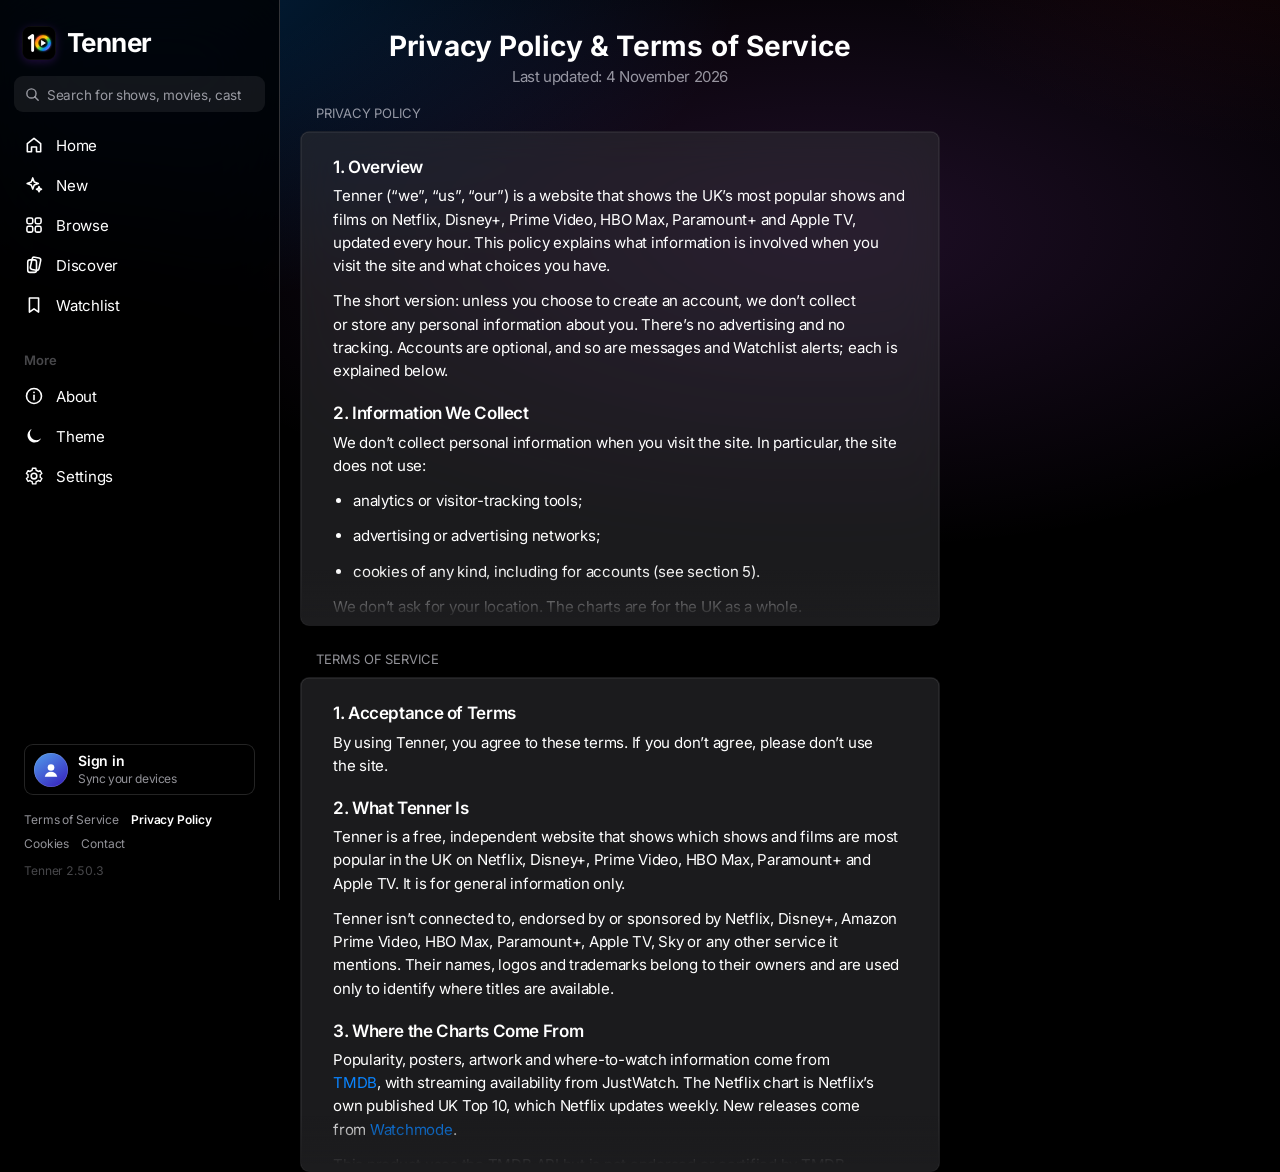
<file: site/legal.html>
<!doctype html>
<html lang="en-GB">
<head>
  <meta charset="utf-8">
  <meta name="viewport" content="width=device-width, initial-scale=1, viewport-fit=cover">
  <title>Privacy Policy &amp; Terms of Service · Tenner</title>
  <meta name="description" content="Tenner’s Privacy Policy and Terms of Service: optional accounts, no tracking, no cookies.">
  <meta name="theme-color" content="#ffffff" media="(prefers-color-scheme: light)">
  <meta name="theme-color" content="#000000" media="(prefers-color-scheme: dark)">
  <link rel="icon" href="favicon.ico" sizes="48x48">
  <link rel="icon" href="icon-96.png" type="image/png" sizes="96x96">
  <link rel="icon" href="favicon.svg" type="image/svg+xml">
  <link rel="apple-touch-icon" href="apple-touch-icon.png">
  <link rel="manifest" href="manifest.webmanifest">
  <link rel="search" type="application/opensearchdescription+xml" title="Tenner" href="opensearch.xml">
  <!-- pages start loading as you point at a link (Chrome and Edge): just the page, nothing runs until you click -->
  <script type="speculationrules">{"prefetch":[{"source":"document","where":{"and":[{"href_matches":"/*"},{"not":{"href_matches":"/t/*"}},{"not":{"selector_matches":"[target], [download]"}}]},"eagerness":"moderate"}]}</script>
  <meta name="apple-mobile-web-app-title" content="Tenner">
  <meta name="apple-mobile-web-app-capable" content="yes">
  <meta name="mobile-web-app-capable" content="yes">
  <meta name="apple-mobile-web-app-status-bar-style" content="black-translucent">
  <script>/* Apple devices draw Tenner in their own San Francisco, so Inter is fetched early only everywhere else */
  if(!/Mac|iPhone|iPad|iPod/.test(navigator.platform))["inter-latin","inter-tight-latin"].forEach(function(f){var l=document.createElement("link");l.rel="preload";l.as="font";l.type="font/woff2";l.crossOrigin="";l.href="fonts/"+f+".woff2";document.head.appendChild(l)});</script>

  <!-- Link previews in WhatsApp, iMessage, Messenger etc. -->
  <meta property="og:type" content="website">
  <meta property="og:site_name" content="Tenner">
  <meta property="og:title" content="Tenner: your top ten, every hour">
  <meta property="og:description" content="The UK's top 10 shows and films on Netflix, Disney+, Prime Video, HBO Max, Paramount+ and Apple TV.">
  <meta property="og:url" content="https://tenner.stream/legal.html">
  <meta property="og:image" content="https://tenner.stream/og.jpg">
  <meta property="og:image:width" content="1200">
  <meta property="og:image:height" content="630">
  <meta name="twitter:card" content="summary_large_image">

  <script>/* Night is the default; Day or Auto only when chosen */
  function tnTheme(t){var r=document.documentElement;if(t==="auto")r.removeAttribute("data-theme");else r.setAttribute("data-theme",t);
    var c=t==="auto"?null:(t==="light"?"#ffffff":"#000000");document.querySelectorAll('meta[name="theme-color"]').forEach(function(m){if(!m.dataset.c)m.dataset.c=m.content;m.content=c||m.dataset.c;});}
  try{var a=JSON.parse(localStorage.getItem("tenner-account")||"null");if(a&&!a.picture&&a.hue!=null&&a.hue!=210)document.documentElement.style.setProperty("--menu","hsl("+a.hue+" 72% 56%)")}catch(e){}
  try{var t=localStorage.getItem("tenner-theme");tnTheme(t==="light"||t==="auto"?t:"dark")}catch(e){tnTheme("dark")}
  try{if(!(JSON.parse(localStorage.getItem("tenner-settings")||"{}").anim)||matchMedia("(prefers-reduced-motion: reduce)").matches)document.documentElement.classList.add("still")}catch(e){document.documentElement.classList.add("still")}
  addEventListener("pagereveal",function(e){if(e.viewTransition&&document.documentElement.classList.contains("still")){e.viewTransition.ready.catch(function(){});e.viewTransition.skipTransition()}});</script>
  <link rel="stylesheet" href="styles.css?v=2.50.3">
  <link rel="stylesheet" href="legal.css?v=2.50.3">
</head>
<body class="legal">
  <a class="skip" href="#main">Skip to the page</a>

  <!-- the bar at the top: the logo, the tabs (a floating bar at the bottom on phones) and the round button -->
  <div class="top-row">
    <div class="top-brand">
      <a class="lt-logo" href="./" aria-label="Tenner, home"><img src="logo.svg" alt="" width="36" height="36"></a>
      <span class="brand-name">Tenner</span>
    </div>
    <nav class="tabbar" aria-label="Pages"><div class="tabs" role="tablist" id="tabs"><span class="tab-ind" id="tabInd" aria-hidden="true"></span>
      <button type="button" role="tab" data-tab="home" aria-selected="false" tabindex="-1">
        <svg class="i-o" viewBox="0 0 24 24" aria-hidden="true"><path d="M4 10.4 12 4l8 6.4V20h-5v-5.6H9V20H4z"/></svg>
        <svg class="i-f" viewBox="0 0 24 24" aria-hidden="true"><path class="solid" d="M3.4 10.2 12 3.3l8.6 6.9V20.6h-5.8v-5.8H9.2v5.8H3.4z"/></svg>
        <span>Home</span></button>
      <button type="button" role="tab" data-tab="new" aria-selected="false" tabindex="-1">
        <svg class="i-o" viewBox="0 0 24 24" aria-hidden="true"><path d="M10.5 3.5l1.8 4.9 4.9 1.8-4.9 1.8-1.8 4.9-1.8-4.9-4.9-1.8 4.9-1.8z"/><path d="M18 14l.9 2.1L21 17l-2.1.9L18 20l-.9-2.1L15 17l2.1-.9z"/></svg>
        <svg class="i-f" viewBox="0 0 24 24" aria-hidden="true"><path class="solid" d="M10.5 2.5l2.1 5.4 5.4 2.1-5.4 2.1-2.1 5.4-2.1-5.4L3 10l5.4-2.1z"/><path class="solid" d="M18 13.5l1.1 2.4 2.4 1.1-2.4 1.1L18 20.5l-1.1-2.4-2.4-1.1 2.4-1.1z"/></svg>
        <span>New</span></button>
      <button type="button" role="tab" data-tab="browse" aria-selected="false" tabindex="-1">
        <svg class="i-o" viewBox="0 0 24 24" aria-hidden="true"><rect x="3.5" y="3.5" width="7" height="7" rx="2"/><rect x="13.5" y="3.5" width="7" height="7" rx="2"/><rect x="3.5" y="13.5" width="7" height="7" rx="2"/><rect x="13.5" y="13.5" width="7" height="7" rx="2"/></svg>
        <svg class="i-f" viewBox="0 0 24 24" aria-hidden="true"><rect class="solid" x="3" y="3" width="8" height="8" rx="2.2"/><rect class="solid" x="13" y="3" width="8" height="8" rx="2.2"/><rect class="solid" x="3" y="13" width="8" height="8" rx="2.2"/><rect class="solid" x="13" y="13" width="8" height="8" rx="2.2"/></svg>
        <span>Browse</span></button>
      <button type="button" role="tab" data-tab="discover" aria-selected="false" tabindex="-1">
        <svg class="i-o" viewBox="0 0 24 24" aria-hidden="true"><rect x="8.6" y="3" width="10.5" height="15" rx="2.6" transform="rotate(12 13.85 10.5)"/><rect x="4.5" y="5.8" width="10.5" height="15" rx="2.6"/></svg>
        <svg class="i-f" viewBox="0 0 24 24" aria-hidden="true"><rect class="solid" x="8.6" y="3" width="10.5" height="15" rx="2.6" transform="rotate(12 13.85 10.5)" opacity=".45"/><rect class="solid" x="4.2" y="5.5" width="11" height="15.6" rx="2.8"/></svg>
        <span>Discover</span></button>
      <button type="button" role="tab" data-tab="watchlist" aria-selected="false" tabindex="-1">
        <svg class="i-o" viewBox="0 0 24 24" aria-hidden="true"><path d="M6.5 3.5h11v17L12 16.6 6.5 20.5z"/></svg>
        <svg class="i-f" viewBox="0 0 24 24" aria-hidden="true"><path class="solid" d="M6 3h12v18.4l-6-4.2-6 4.2z"/></svg>
        <span>Watchlist</span></button>
    </div></nav>
    <h2 class="side-h" id="sideMore">More</h2>
    <a class="side-about" href="about.html"><svg viewBox="0 0 24 24" aria-hidden="true"><circle cx="12" cy="12" r="9" fill="none" stroke="currentColor" stroke-width="1.9"/><path d="M12 11v5.5" fill="none" stroke="currentColor" stroke-width="1.9" stroke-linecap="round"/><circle cx="12" cy="7.6" r="1.1" fill="currentColor"/></svg><span>About</span></a>
    <div class="top-act">
      <a class="tb-btn tb-about tb-settings" href="settings.html" aria-label="Settings" title="Settings"><svg viewBox="0 0 24 24" aria-hidden="true"><path d="M12 8.6a3.4 3.4 0 1 0 0 6.8 3.4 3.4 0 0 0 0-6.8z" fill="none" stroke="currentColor" stroke-width="1.9"/><path d="M19.4 13.5a7.6 7.6 0 0 0 0-3l2-1.5-2-3.4-2.3 1a7.6 7.6 0 0 0-2.6-1.5L14.2 2.6h-4l-.4 2.5A7.6 7.6 0 0 0 7.2 6.6l-2.3-1-2 3.4 2 1.5a7.6 7.6 0 0 0 0 3l-2 1.5 2 3.4 2.3-1a7.6 7.6 0 0 0 2.6 1.5l.4 2.5h4l.4-2.5a7.6 7.6 0 0 0 2.6-1.5l2.3 1 2-3.4z" fill="none" stroke="currentColor" stroke-width="1.7" stroke-linejoin="round"/></svg></a>
      <a class="tb-btn tb-about" href="about.html" aria-label="About Tenner" title="About"><svg viewBox="0 0 24 24" aria-hidden="true"><circle cx="12" cy="12" r="9" fill="none" stroke="currentColor" stroke-width="2"/><path d="M12 11v5.5" stroke="currentColor" stroke-width="2.2" stroke-linecap="round"/><circle cx="12" cy="7.6" r="1.3" fill="currentColor"/></svg></a>
      <button type="button" class="tb-btn" id="thBtn" aria-haspopup="menu" aria-controls="thPop" aria-expanded="false" aria-label="Theme" title="Theme"><span id="thIc" style="display:contents"></span></button>
    </div>
    <a class="side-about side-settings" href="settings.html"><svg viewBox="0 0 24 24" aria-hidden="true"><path d="M12 8.6a3.4 3.4 0 1 0 0 6.8 3.4 3.4 0 0 0 0-6.8z" fill="none" stroke="currentColor" stroke-width="1.9"/><path d="M19.4 13.5a7.6 7.6 0 0 0 0-3l2-1.5-2-3.4-2.3 1a7.6 7.6 0 0 0-2.6-1.5L14.2 2.6h-4l-.4 2.5A7.6 7.6 0 0 0 7.2 6.6l-2.3-1-2 3.4 2 1.5a7.6 7.6 0 0 0 0 3l-2 1.5 2 3.4 2.3-1a7.6 7.6 0 0 0 2.6 1.5l.4 2.5h4l.4-2.5a7.6 7.6 0 0 0 2.6-1.5l2.3 1 2-3.4z" fill="none" stroke="currentColor" stroke-width="1.7" stroke-linejoin="round"/></svg><span>Settings</span></a>
    <div class="side-links" aria-label="Site information">
      <a class="side-link" href="legal.html#terms">Terms of Service</a>
      <a class="side-link" href="legal.html#privacy">Privacy Policy</a>
      <a class="side-link" href="legal.html#cookies">Cookies</a>
      <a class="side-link" href="contact.html">Contact</a>
      <span class="side-ver">Tenner 2.50.3</span>
    </div>
  </div>

  <div class="tb-pop th-pop" id="thPop" role="menu" aria-labelledby="thH" popover>
    <div class="tb-head"><h2 id="thH">Theme</h2></div>
    <div class="th-list"><button type="button" role="menuitemradio" data-mode="auto" aria-checked="false"><i><svg viewBox="0 0 24 24" aria-hidden="true"><circle cx="12" cy="12" r="8.6" fill="none" stroke="currentColor" stroke-width="2.2"/><path d="M12 3.4a8.6 8.6 0 0 1 0 17.2z" fill="currentColor"/></svg></i><span><b>Auto</b><small>Follows your device</small></span><em aria-hidden="true"></em></button><button type="button" role="menuitemradio" data-mode="light" aria-checked="false"><i><svg class="ic-sun" viewBox="0 0 24 24" fill="none" stroke="currentColor" stroke-width="2.3" stroke-linecap="round" aria-hidden="true"><circle cx="12" cy="12" r="4.2"/><path d="M12 2v2.4M12 19.6V22M4.2 4.2l1.7 1.7M18.1 18.1l1.7 1.7M2 12h2.4M19.6 12H22M4.2 19.8l1.7-1.7M18.1 5.9l1.7-1.7"/></svg></i><span><b>Day</b><small>Light all the time</small></span><em aria-hidden="true"></em></button><button type="button" role="menuitemradio" data-mode="dark" aria-checked="false"><i><svg class="ic-moon" viewBox="0 0 24 24" fill="currentColor" aria-hidden="true"><path d="M20.5 14.7A8.5 8.5 0 1 1 9.3 3.5a7 7 0 0 0 11.2 11.2Z"/></svg></i><span><b>Night</b><small>Dark all the time</small></span><em aria-hidden="true"></em></button></div>
  </div>


  <main id="main" class="lwrap" tabindex="-1">
    <h1>Privacy Policy &amp; Terms of Service</h1>
    <p class="l-updated">Last updated: 4 November 2026</p>

    <p class="section-label" id="privacy">Privacy Policy</p>
    <div class="policy-box" tabindex="0" role="region" aria-label="Privacy Policy, scrollable">

      <h2>1. Overview</h2>
      <p>Tenner (“we”, “us”, “our”) is a website that shows the UK’s most popular shows and films on Netflix, Disney+, Prime Video, HBO Max, Paramount+ and Apple TV, updated every hour. This policy explains what information is involved when you visit the site and what choices you have.</p>
      <p>The short version: unless you choose to create an account, we don’t collect or store any personal information about you. There’s no advertising and no tracking. Accounts are optional, and so are messages and Watchlist alerts; each is explained below.</p>

      <h2>2. Information We Collect</h2>
      <p>We don’t collect personal information when you visit the site. In particular, the site does not use:</p>
      <ul>
        <li>analytics or visitor-tracking tools;</li>
        <li>advertising or advertising networks;</li>
        <li>cookies of any kind, including for accounts (see section 5).</li>
      </ul>
      <p>We don’t ask for your location. The charts are for the UK as a whole.</p>
      <p><strong>If you send us a message.</strong> The Contact page’s form sends your message, your email address, the type of enquiry you choose and your name, if you add it, to us as an email, through our search service on Cloudflare. It isn’t stored there: it’s passed straight on to our inbox. If you email us at <a class="contact-email" href="mailto:support@tenner.stream">support@tenner.stream</a> instead, we receive your email address and whatever you include in your message. We use it only to read and reply to you. We don’t add you to any mailing list or share your details with anyone. Emails are kept only as long as needed to deal with your message, and you can ask us to delete them at any time. Our email provider processes messages under its own privacy policy.</p>

      <p><strong>If you turn on Watchlist alerts.</strong> Alerts are off unless you switch them on. When you do, your browser gives Tenner a push address for this device (made by your browser’s own notification service, such as Apple’s, Google’s or Mozilla’s), and Tenner keeps it on Cloudflare together with the list of titles on your Watchlist (their TMDB numbers only), so it can tell you when one of them arrives on a service, gets a new season or episode, or is about to leave. Nothing else is kept: no name, email address or location. The list is updated when your Watchlist changes, and both are deleted when you turn alerts off, or when your browser tells us the address no longer works. Alerts are sent through your browser’s notification service and are encrypted so that only your device can read them.</p>
      <p><strong>If you turn on the Sunday email.</strong> It's off unless you switch it on in Settings while signed in. Tenner then sends one email each Sunday to your account's confirmed email address (the one you signed up with, or your Google account's), using the Watchlist and services already kept with your account. Every email has an unsubscribe link, and switching it off in Settings works too. Emails are sent through Resend.</p>
      <p><strong>If you import from another app.</strong> When you import a Letterboxd, IMDb, Trakt or Netflix file, it's read on your device. Only the names, years and IMDb numbers of the titles in it are sent to Tenner's search service to find each one; the file itself is never uploaded or kept.</p>

      <p><strong>If you create an account.</strong> Accounts are optional; Tenner works the same without one. If you make one, we keep:</p>
      <ul>
        <li><strong>Your name</strong>, as you typed it (or your first name from Google), and the colour you choose for your initial;</li>
        <li><strong>How you sign in:</strong> the public half of each passkey you add (the private half never leaves your device or password manager); if you use Google, Google’s number for your account, your email address and your profile picture’s address; if you use an email and password, your email address and a scrambled copy of your password (it’s scrambled on your device before it’s sent, and again by us, so we never see or keep the password itself). We keep these only to recognise you, show which accounts are linked and, if you ask, email you a link to reset your password;</li>
        <li><strong>What you keep in Tenner:</strong> your Watchlist, the titles you’ve loved, which way you swiped titles in Discover, where you’re up to in shows, what you’ve marked as watched or not interested, your notes on titles (only you can see them), your services and your settings, so they’re the same on every device you sign in on;</li>
        <li><strong>Where you’re signed in:</strong> the kind of device (such as “iPhone”), when you signed in and when it was last used. The sign-in itself is a random code kept on your device; we store only a scrambled copy of it;</li>
        <li><strong>Your shared list link</strong>, if you turn sharing on. Anyone with the link can see your name, picture and Watchlist until you turn it off.</li>
      </ul>
      <p id="delete">This is kept in a database run by Cloudflare. We use it only to run your account. You can see it on the Account page, sign out of any device, and delete your account there at any time, which removes everything above straight away. Accounts don’t use cookies: how this device stays signed in is explained in section 3.</p>

      <h2>3. Information Stored on Your Device</h2>
      <p>To make the site work better, your browser keeps a few things on your own device:</p>
      <ul>
        <li><strong>Your theme:</strong> if you pick Auto or Day instead of Night.</li>
        <li><strong>Shows, Films or Both:</strong> which charts you last chose to see.</li>
        <li><strong>An offline copy:</strong> the site’s pages, its latest charts and some recent posters, so Tenner opens quickly and still works without a connection (especially if you add it to your home screen).</li>
        <li><strong>Your Watchlist:</strong> the titles you save, with their names and posters. It stays in this browser, on this device, unless you sign in to an account (which keeps it in step on your devices), or carry it across yourself with Move to another device in Settings.</li>
        <li><strong>My services:</strong> the streaming services you’ve told Tenner you use, if you choose them, so it can show you a Top 10 of just those.</li>
        <li><strong>Your settings:</strong> the choices you make on the Settings page, such as which page Tenner opens on.</li>
        <li><strong>Your progress:</strong> the season and episode you’re up to in shows you’re watching, if you set it. Like your Watchlist, it stays on this device.</li>
        <li><strong>Discover:</strong> the titles you’ve swiped past, so they don’t come round again (up to the 3,000 most recent), whether you last chose shows, films or both, and which way you swiped (the 1,500 most recent), used only to suggest things you might like in For you.</li>
        <li><strong>Browse:</strong> whether you like posters or a list, and that you’ve seen the note about Browse changing.</li>
        <li><strong>Suggestions:</strong> which of Tenner’s suggestion cards you’ve closed, so they stay closed, and, for the length of a visit, whether you’re seeing one.</li>
        <li><strong>Hearts:</strong> the shows and films you’ve loved, used only to suggest things you might like in For You.</li>
        <li><strong>Your sign-in,</strong> if you have an account: the random code that keeps this device signed in, a copy of your name, picture, email address and colour so the menu can show who’s signed in straight away, and when your Watchlist, services and settings last changed, so your devices stay in step. They’re removed when you sign out (and you can choose to remove your Watchlist and the rest from the device too), or when you’re signed out from another device.</li>
        <li><strong>Passkeys,</strong> if you add one: these are kept by your device or password manager, not by Tenner.</li>
        <li><strong>The privacy note:</strong> that you’ve pressed Got it, so the note about cookies isn’t shown again.</li>
      </ul>
      <p>Your filters and searches on Browse live only in the page’s address, so you can bookmark or share them; they aren’t saved anywhere. <strong>Move to another device</strong> (in Settings) puts your Watchlist, progress and services into a link or QR code that only you see; nothing is uploaded. Apart from Watchlist alerts and your account, if you choose them (above), none of this is ever sent to us or anyone else. You can remove it at any time by clearing your browser’s data for this site.</p>

      <h2>4. Third-Party Services</h2>
      <p>Like every website, Tenner relies on a few outside services. When your browser connects to them, they receive the technical details that any web request carries, such as your IP address and browser type. Each handles that information under its own privacy policy:</p>
      <ul>
        <li><strong>GitHub Pages</strong> hosts the website and its hourly charts. GitHub may log visitors’ IP addresses for security and to keep the service running. See <a href="https://docs.github.com/en/site-policy/privacy-policies/github-general-privacy-statement" target="_blank" rel="noopener">GitHub’s Privacy Statement</a>.</li>
        <li><strong>TMDB</strong> (The Movie Database) supplies the posters, artwork and service logos, which your browser loads directly from TMDB’s image servers. See <a href="https://www.themoviedb.org/privacy-policy" target="_blank" rel="noopener">TMDB’s Privacy Policy</a>.</li>
        <li><strong>Cloudflare</strong> runs Tenner’s search service. When you search all films, shows and people, or open a cast list, what you typed or opened is passed to TMDB to find the answer. It also passes on messages from the Contact page to our inbox, keeps the push address and Watchlist of anyone who turns on alerts, and holds accounts for anyone who makes one (see section 2). Nothing else is stored against you. See <a href="https://www.cloudflare.com/privacypolicy/" target="_blank" rel="noopener">Cloudflare’s Privacy Policy</a>.</li>
        <li><strong>Google</strong> provides Sign in with Google. Its button loads from Google only on the Account page, and only Google’s sign-in is involved: if you use it, Google tells us your account number, name, email address and picture. See <a href="https://policies.google.com/privacy" target="_blank" rel="noopener">Google’s Privacy Policy</a>.</li>
        <li><strong>Resend</strong> sends our account emails (the link to confirm your email address when you sign up with a password, and the link to reset your password): it receives your email address and that email. See <a href="https://resend.com/legal/privacy-policy" target="_blank" rel="noopener">Resend’s Privacy Policy</a>.</li>
        <li><strong>YouTube</strong> plays trailers. On a computer, a title’s trailer starts by itself (with the sound off) a moment after you open it; on phones, and if you turn off “Start trailers by themselves” in Settings, only when you press Trailer. Tenner uses YouTube’s privacy-enhanced mode (youtube-nocookie.com), and nothing loads from YouTube until a trailer plays. See <a href="https://policies.google.com/privacy" target="_blank" rel="noopener">Google’s Privacy Policy</a>.</li>
      </ul>
      <p>The charts and where-to-watch details are gathered every hour by our own automated process from TMDB (with where-to-watch data from JustWatch), Netflix’s published Top 10 and Watchmode. Your browser doesn’t contact JustWatch, Netflix or Watchmode while you use Tenner. Watchmode also supplies the Coming soon and Leaving soon dates and the rent and buy prices. If you follow a link to Netflix, TMDB or another site, that site’s own policies apply.</p>

      <h2 id="cookies">5. Cookies</h2>
      <p>Tenner doesn’t set any cookies, and doesn’t use any third-party cookies for tracking or advertising, so there’s nothing to accept or turn off. The things described in section 3 are kept in your browser’s own storage on this device, not in cookies.</p>
      <p><strong>Accounts don’t use cookies either.</strong> When you sign in, this device is given a random code that’s kept in your browser’s storage and sent with Tenner’s own requests to its account service, so it knows it’s you; we store only a scrambled copy of it. It isn’t shared with anyone and can’t follow you to other websites. Signing out, or signing a device out from the Account page, makes it stop working straight away.</p>
      <p><strong>Sign in with Google.</strong> Google’s button only loads on the Account page. Google may use its own cookies, on its own site, to know whether you’re signed in to Google and to keep its sign-in secure. Those are Google’s, under <a href="https://policies.google.com/privacy" target="_blank" rel="noopener">Google’s Privacy Policy</a>; Tenner can’t read them. If you sign in with a passkey or an email and password, Google isn’t involved.</p>
      <p>Apart from your account and Watchlist alerts, if you choose them (section 2), what’s in section 3 never leaves your device.</p>

      <h2>6. Links to Other Websites</h2>
      <p>Tenner links to other websites, such as Netflix and TMDB, so you can watch or read more about a title. We aren’t responsible for the content or privacy practices of those sites; please check their own privacy policies.</p>

      <h2>7. Children</h2>
      <p>Tenner is a general-audience site. We don’t collect personal information from visitors, including children; only people who choose to make an account, turn on alerts or contact us share anything with us (section 2). Some of the titles shown may not be suitable for younger viewers; check each service’s age ratings.</p>

      <h2>8. Your Rights</h2>
      <p>Under UK data protection law (the UK GDPR and the Data Protection Act 2018), you have rights over any personal data we hold about you, including the right to see it, correct it or have it deleted. This applies to your account, if you make one (you can see it, change your name and delete it on the Account page), the push address kept for Watchlist alerts, and emails you send us. Otherwise we don’t hold personal data about you. If you have concerns, you can also contact the <a href="https://ico.org.uk" target="_blank" rel="noopener">Information Commissioner’s Office</a>.</p>

      <h2>9. Changes to This Policy</h2>
      <p>If we change how Tenner handles information, we’ll update this policy and the date at the top before the change takes effect.</p>

      <h2>10. Contact</h2>
      <p>Questions about this policy? Get in touch on the <a href="contact.html">Contact page</a> or email <a class="contact-email" href="mailto:support@tenner.stream">support@tenner.stream</a>.</p>
    </div>

    <p class="section-label" id="terms">Terms of Service</p>
    <div class="policy-box" tabindex="0" role="region" aria-label="Terms of Service, scrollable">

      <h2>1. Acceptance of Terms</h2>
      <p>By using Tenner, you agree to these terms. If you don’t agree, please don’t use the site.</p>

      <h2>2. What Tenner Is</h2>
      <p>Tenner is a free, independent website that shows which shows and films are most popular in the UK on Netflix, Disney+, Prime Video, HBO Max, Paramount+ and Apple TV. It is for general information only.</p>
      <p>Tenner isn’t connected to, endorsed by or sponsored by Netflix, Disney+, Amazon Prime Video, HBO Max, Paramount+, Apple TV, Sky or any other service it mentions. Their names, logos and trademarks belong to their owners and are used only to identify where titles are available.</p>

      <h2>3. Where the Charts Come From</h2>
      <p>Popularity, posters, artwork and where-to-watch information come from <a href="https://www.themoviedb.org/" target="_blank" rel="noopener">TMDB</a>, with streaming availability from JustWatch. The Netflix chart is Netflix’s own published UK Top 10, which Netflix updates weekly. New releases come from <a href="https://www.watchmode.com/" target="_blank" rel="noopener">Watchmode</a>.</p>
      <p>This product uses the TMDB API but is not endorsed or certified by TMDB.</p>

      <h2>4. Accuracy</h2>
      <p>The charts update automatically every hour, but they can be delayed, incomplete or occasionally wrong, and what’s available on each service can change at any time. Rankings other than Netflix’s are based on popularity, not on official viewing figures. Please check the service itself before you subscribe, rent or buy anything.</p>

      <h2>5. Acceptable Use</h2>
      <p>Please use Tenner lawfully and don’t try to disrupt it, overload it or access it in ways it isn’t designed for. You’re welcome to share links to Tenner and its charts.</p>

      <h2>6. Intellectual Property</h2>
      <p>The Tenner name, logo and design belong to us. Posters, artwork and title information belong to their respective owners and are provided through TMDB. Service names and logos are the trademarks of their owners. Netflix’s Top 10 information belongs to Netflix.</p>

      <h2>7. No Warranty</h2>
      <p>Tenner is provided “as is” and “as available”, without warranties of any kind, to the fullest extent the law allows.</p>

      <h2>8. Limitation of Liability</h2>
      <p>To the fullest extent the law allows, we aren’t liable for any loss or damage arising from your use of Tenner, or from relying on its charts. Nothing in these terms limits liability that can’t be limited by law.</p>

      <h2>9. Links to Other Websites</h2>
      <p>Tenner links to other websites, such as streaming services and TMDB. We aren’t responsible for their content, availability or practices.</p>

      <h2>10. Changes and Availability</h2>
      <p>We may change, pause or stop any part of Tenner, or update these terms, at any time. If we change the terms, we’ll update the date at the top of this page.</p>

      <h2>11. Governing Law</h2>
      <p>These terms are governed by the law of England and Wales, and the courts of England and Wales have jurisdiction.</p>

      <h2>12. Contact</h2>
      <p>Questions about these terms? Get in touch on the <a href="contact.html">Contact page</a> or email <a class="contact-email" href="mailto:support@tenner.stream">support@tenner.stream</a>.</p>
    </div>
  </main>


  <script src="shell.js?v=2.50.3" defer></script>
</body>
</html>
</file>
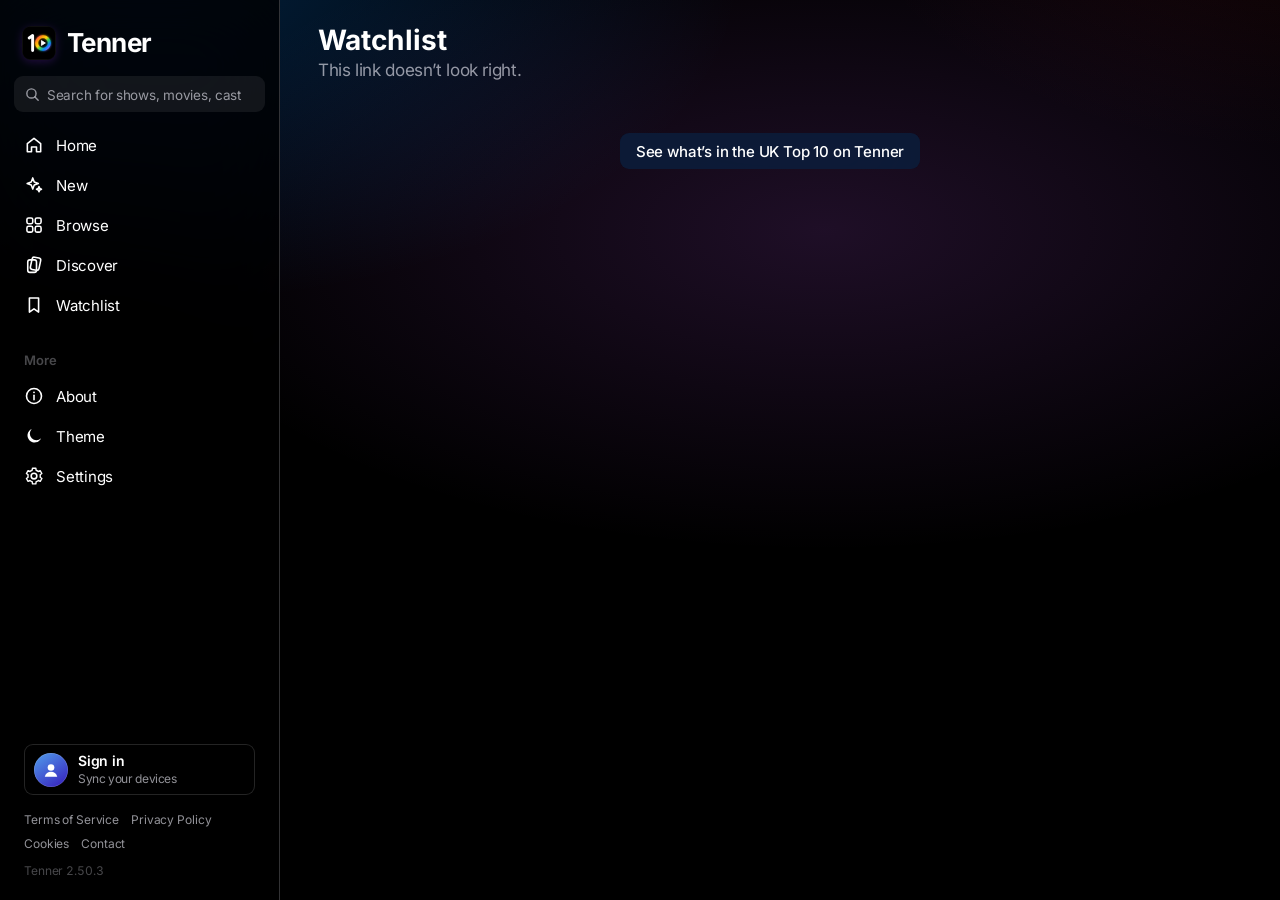
<file: site/list.html>
<!doctype html>
<html lang="en-GB">
<head>
  <meta charset="utf-8">
  <meta name="viewport" content="width=device-width, initial-scale=1, viewport-fit=cover">
  <title>Watchlist · Tenner</title>
  <meta name="description" content="A Watchlist shared from Tenner: the UK’s top ten shows and films, every hour.">
  <meta name="theme-color" content="#ffffff" media="(prefers-color-scheme: light)">
  <meta name="theme-color" content="#000000" media="(prefers-color-scheme: dark)">
  <link rel="icon" href="favicon.ico" sizes="48x48">
  <link rel="icon" href="icon-96.png" type="image/png" sizes="96x96">
  <link rel="icon" href="favicon.svg" type="image/svg+xml">
  <link rel="apple-touch-icon" href="apple-touch-icon.png">
  <link rel="manifest" href="manifest.webmanifest">
  <link rel="search" type="application/opensearchdescription+xml" title="Tenner" href="opensearch.xml">
  <!-- pages start loading as you point at a link (Chrome and Edge): just the page, nothing runs until you click -->
  <script type="speculationrules">{"prefetch":[{"source":"document","where":{"and":[{"href_matches":"/*"},{"not":{"href_matches":"/t/*"}},{"not":{"selector_matches":"[target], [download]"}}]},"eagerness":"moderate"}]}</script>
  <meta name="apple-mobile-web-app-title" content="Tenner">
  <meta name="apple-mobile-web-app-capable" content="yes">
  <meta name="mobile-web-app-capable" content="yes">
  <meta name="apple-mobile-web-app-status-bar-style" content="black-translucent">
  <script>/* Apple devices draw Tenner in their own San Francisco, so Inter is fetched early only everywhere else */
  if(!/Mac|iPhone|iPad|iPod/.test(navigator.platform))["inter-latin","inter-tight-latin"].forEach(function(f){var l=document.createElement("link");l.rel="preload";l.as="font";l.type="font/woff2";l.crossOrigin="";l.href="fonts/"+f+".woff2";document.head.appendChild(l)});</script>

  <!-- Link previews in WhatsApp, iMessage, Messenger etc. -->
  <meta property="og:type" content="website">
  <meta property="og:site_name" content="Tenner">
  <meta property="og:title" content="Tenner: your top ten, every hour">
  <meta property="og:description" content="The UK's top 10 shows and films on Netflix, Disney+, Prime Video, HBO Max, Paramount+ and Apple TV.">
  <meta property="og:url" content="https://tenner.stream/list.html">
  <meta property="og:image" content="https://tenner.stream/og.jpg">
  <meta property="og:image:width" content="1200">
  <meta property="og:image:height" content="630">
  <meta name="twitter:card" content="summary_large_image">

  <script>/* Night is the default; Day or Auto only when chosen */
  function tnTheme(t){var r=document.documentElement;if(t==="auto")r.removeAttribute("data-theme");else r.setAttribute("data-theme",t);
    var c=t==="auto"?null:(t==="light"?"#ffffff":"#000000");document.querySelectorAll('meta[name="theme-color"]').forEach(function(m){if(!m.dataset.c)m.dataset.c=m.content;m.content=c||m.dataset.c;});}
  try{var a=JSON.parse(localStorage.getItem("tenner-account")||"null");if(a&&!a.picture&&a.hue!=null&&a.hue!=210)document.documentElement.style.setProperty("--menu","hsl("+a.hue+" 72% 56%)")}catch(e){}
  try{var t=localStorage.getItem("tenner-theme");tnTheme(t==="light"||t==="auto"?t:"dark")}catch(e){tnTheme("dark")}
  try{if(!(JSON.parse(localStorage.getItem("tenner-settings")||"{}").anim)||matchMedia("(prefers-reduced-motion: reduce)").matches)document.documentElement.classList.add("still")}catch(e){document.documentElement.classList.add("still")}
  addEventListener("pagereveal",function(e){if(e.viewTransition&&document.documentElement.classList.contains("still")){e.viewTransition.ready.catch(function(){});e.viewTransition.skipTransition()}});</script>
  <link rel="stylesheet" href="styles.css?v=2.50.3">
  <link rel="stylesheet" href="legal.css?v=2.50.3">
  <link rel="stylesheet" href="settings.css?v=2.50.3">
  <link rel="stylesheet" href="account.css?v=2.50.3">
  <meta name="robots" content="noindex">
</head>
<body class="legal">
  <a class="skip" href="#main">Skip to the page</a>

  <!-- the bar at the top: the logo, the tabs (a floating bar at the bottom on phones) and the round button -->
  <div class="top-row">
    <div class="top-brand">
      <a class="lt-logo" href="./" aria-label="Tenner, home"><img src="logo.svg" alt="" width="36" height="36"></a>
      <span class="brand-name">Tenner</span>
    </div>
    <nav class="tabbar" aria-label="Pages"><div class="tabs" role="tablist" id="tabs"><span class="tab-ind" id="tabInd" aria-hidden="true"></span>
      <button type="button" role="tab" data-tab="home" aria-selected="false" tabindex="-1">
        <svg class="i-o" viewBox="0 0 24 24" aria-hidden="true"><path d="M4 10.4 12 4l8 6.4V20h-5v-5.6H9V20H4z"/></svg>
        <svg class="i-f" viewBox="0 0 24 24" aria-hidden="true"><path class="solid" d="M3.4 10.2 12 3.3l8.6 6.9V20.6h-5.8v-5.8H9.2v5.8H3.4z"/></svg>
        <span>Home</span></button>
      <button type="button" role="tab" data-tab="new" aria-selected="false" tabindex="-1">
        <svg class="i-o" viewBox="0 0 24 24" aria-hidden="true"><path d="M10.5 3.5l1.8 4.9 4.9 1.8-4.9 1.8-1.8 4.9-1.8-4.9-4.9-1.8 4.9-1.8z"/><path d="M18 14l.9 2.1L21 17l-2.1.9L18 20l-.9-2.1L15 17l2.1-.9z"/></svg>
        <svg class="i-f" viewBox="0 0 24 24" aria-hidden="true"><path class="solid" d="M10.5 2.5l2.1 5.4 5.4 2.1-5.4 2.1-2.1 5.4-2.1-5.4L3 10l5.4-2.1z"/><path class="solid" d="M18 13.5l1.1 2.4 2.4 1.1-2.4 1.1L18 20.5l-1.1-2.4-2.4-1.1 2.4-1.1z"/></svg>
        <span>New</span></button>
      <button type="button" role="tab" data-tab="browse" aria-selected="false" tabindex="-1">
        <svg class="i-o" viewBox="0 0 24 24" aria-hidden="true"><rect x="3.5" y="3.5" width="7" height="7" rx="2"/><rect x="13.5" y="3.5" width="7" height="7" rx="2"/><rect x="3.5" y="13.5" width="7" height="7" rx="2"/><rect x="13.5" y="13.5" width="7" height="7" rx="2"/></svg>
        <svg class="i-f" viewBox="0 0 24 24" aria-hidden="true"><rect class="solid" x="3" y="3" width="8" height="8" rx="2.2"/><rect class="solid" x="13" y="3" width="8" height="8" rx="2.2"/><rect class="solid" x="3" y="13" width="8" height="8" rx="2.2"/><rect class="solid" x="13" y="13" width="8" height="8" rx="2.2"/></svg>
        <span>Browse</span></button>
      <button type="button" role="tab" data-tab="discover" aria-selected="false" tabindex="-1">
        <svg class="i-o" viewBox="0 0 24 24" aria-hidden="true"><rect x="8.6" y="3" width="10.5" height="15" rx="2.6" transform="rotate(12 13.85 10.5)"/><rect x="4.5" y="5.8" width="10.5" height="15" rx="2.6"/></svg>
        <svg class="i-f" viewBox="0 0 24 24" aria-hidden="true"><rect class="solid" x="8.6" y="3" width="10.5" height="15" rx="2.6" transform="rotate(12 13.85 10.5)" opacity=".45"/><rect class="solid" x="4.2" y="5.5" width="11" height="15.6" rx="2.8"/></svg>
        <span>Discover</span></button>
      <button type="button" role="tab" data-tab="watchlist" aria-selected="false" tabindex="-1">
        <svg class="i-o" viewBox="0 0 24 24" aria-hidden="true"><path d="M6.5 3.5h11v17L12 16.6 6.5 20.5z"/></svg>
        <svg class="i-f" viewBox="0 0 24 24" aria-hidden="true"><path class="solid" d="M6 3h12v18.4l-6-4.2-6 4.2z"/></svg>
        <span>Watchlist</span></button>
    </div></nav>
    <h2 class="side-h" id="sideMore">More</h2>
    <a class="side-about" href="about.html"><svg viewBox="0 0 24 24" aria-hidden="true"><circle cx="12" cy="12" r="9" fill="none" stroke="currentColor" stroke-width="1.9"/><path d="M12 11v5.5" fill="none" stroke="currentColor" stroke-width="1.9" stroke-linecap="round"/><circle cx="12" cy="7.6" r="1.1" fill="currentColor"/></svg><span>About</span></a>
    <div class="top-act">
      <a class="tb-btn tb-about tb-settings" href="settings.html" aria-label="Settings" title="Settings"><svg viewBox="0 0 24 24" aria-hidden="true"><path d="M12 8.6a3.4 3.4 0 1 0 0 6.8 3.4 3.4 0 0 0 0-6.8z" fill="none" stroke="currentColor" stroke-width="1.9"/><path d="M19.4 13.5a7.6 7.6 0 0 0 0-3l2-1.5-2-3.4-2.3 1a7.6 7.6 0 0 0-2.6-1.5L14.2 2.6h-4l-.4 2.5A7.6 7.6 0 0 0 7.2 6.6l-2.3-1-2 3.4 2 1.5a7.6 7.6 0 0 0 0 3l-2 1.5 2 3.4 2.3-1a7.6 7.6 0 0 0 2.6 1.5l.4 2.5h4l.4-2.5a7.6 7.6 0 0 0 2.6-1.5l2.3 1 2-3.4z" fill="none" stroke="currentColor" stroke-width="1.7" stroke-linejoin="round"/></svg></a>
      <a class="tb-btn tb-about" href="about.html" aria-label="About Tenner" title="About"><svg viewBox="0 0 24 24" aria-hidden="true"><circle cx="12" cy="12" r="9" fill="none" stroke="currentColor" stroke-width="2"/><path d="M12 11v5.5" stroke="currentColor" stroke-width="2.2" stroke-linecap="round"/><circle cx="12" cy="7.6" r="1.3" fill="currentColor"/></svg></a>
      <button type="button" class="tb-btn" id="thBtn" aria-haspopup="menu" aria-controls="thPop" aria-expanded="false" aria-label="Theme" title="Theme"><span id="thIc" style="display:contents"></span></button>
    </div>
    <a class="side-about side-settings" href="settings.html"><svg viewBox="0 0 24 24" aria-hidden="true"><path d="M12 8.6a3.4 3.4 0 1 0 0 6.8 3.4 3.4 0 0 0 0-6.8z" fill="none" stroke="currentColor" stroke-width="1.9"/><path d="M19.4 13.5a7.6 7.6 0 0 0 0-3l2-1.5-2-3.4-2.3 1a7.6 7.6 0 0 0-2.6-1.5L14.2 2.6h-4l-.4 2.5A7.6 7.6 0 0 0 7.2 6.6l-2.3-1-2 3.4 2 1.5a7.6 7.6 0 0 0 0 3l-2 1.5 2 3.4 2.3-1a7.6 7.6 0 0 0 2.6 1.5l.4 2.5h4l.4-2.5a7.6 7.6 0 0 0 2.6-1.5l2.3 1 2-3.4z" fill="none" stroke="currentColor" stroke-width="1.7" stroke-linejoin="round"/></svg><span>Settings</span></a>
    <div class="side-links" aria-label="Site information">
      <a class="side-link" href="legal.html#terms">Terms of Service</a>
      <a class="side-link" href="legal.html#privacy">Privacy Policy</a>
      <a class="side-link" href="legal.html#cookies">Cookies</a>
      <a class="side-link" href="contact.html">Contact</a>
      <span class="side-ver">Tenner 2.50.3</span>
    </div>
  </div>

  <div class="tb-pop th-pop" id="thPop" role="menu" aria-labelledby="thH" popover>
    <div class="tb-head"><h2 id="thH">Theme</h2></div>
    <div class="th-list"><button type="button" role="menuitemradio" data-mode="auto" aria-checked="false"><i><svg viewBox="0 0 24 24" aria-hidden="true"><circle cx="12" cy="12" r="8.6" fill="none" stroke="currentColor" stroke-width="2.2"/><path d="M12 3.4a8.6 8.6 0 0 1 0 17.2z" fill="currentColor"/></svg></i><span><b>Auto</b><small>Follows your device</small></span><em aria-hidden="true"></em></button><button type="button" role="menuitemradio" data-mode="light" aria-checked="false"><i><svg class="ic-sun" viewBox="0 0 24 24" fill="none" stroke="currentColor" stroke-width="2.3" stroke-linecap="round" aria-hidden="true"><circle cx="12" cy="12" r="4.2"/><path d="M12 2v2.4M12 19.6V22M4.2 4.2l1.7 1.7M18.1 18.1l1.7 1.7M2 12h2.4M19.6 12H22M4.2 19.8l1.7-1.7M18.1 5.9l1.7-1.7"/></svg></i><span><b>Day</b><small>Light all the time</small></span><em aria-hidden="true"></em></button><button type="button" role="menuitemradio" data-mode="dark" aria-checked="false"><i><svg class="ic-moon" viewBox="0 0 24 24" fill="currentColor" aria-hidden="true"><path d="M20.5 14.7A8.5 8.5 0 1 1 9.3 3.5a7 7 0 0 0 11.2 11.2Z"/></svg></i><span><b>Night</b><small>Dark all the time</small></span><em aria-hidden="true"></em></button></div>
  </div>


  <main id="main" class="lwrap set acct ls" tabindex="-1">
    <div class="ac-me"><span id="lsAv"></span><div class="ac-who"><h1 id="lsH">Watchlist</h1><p class="ls-sub" id="lsSub">Loading…</p></div></div>
    <ol class="cl nw-cl ls-list" id="lsGrid"></ol>
    <a class="btn btn-tinted ls-cta" href="./">See what’s in the UK Top 10 on Tenner</a>
  </main>


  <script src="shell.js?v=2.50.3" defer></script>
  <script src="list.js?v=2.50.3" defer></script>
</body>
</html>
</file>
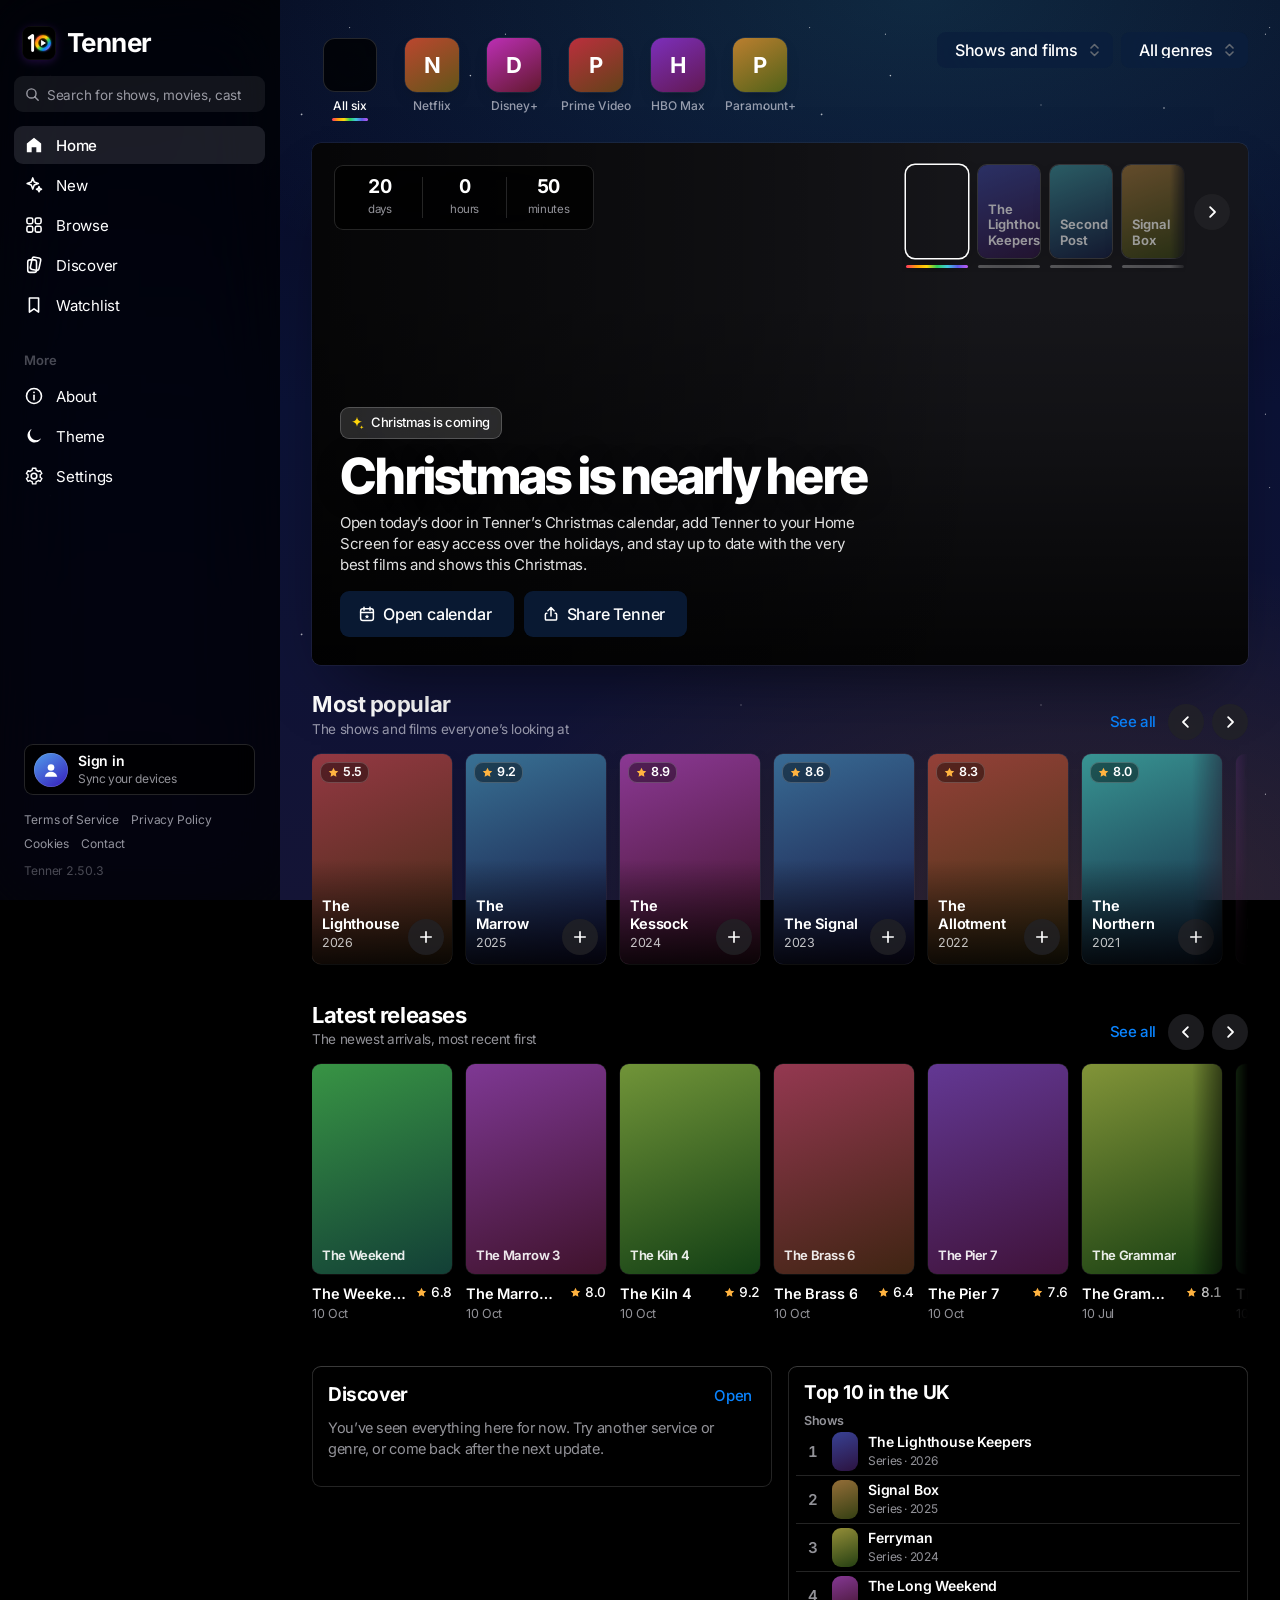
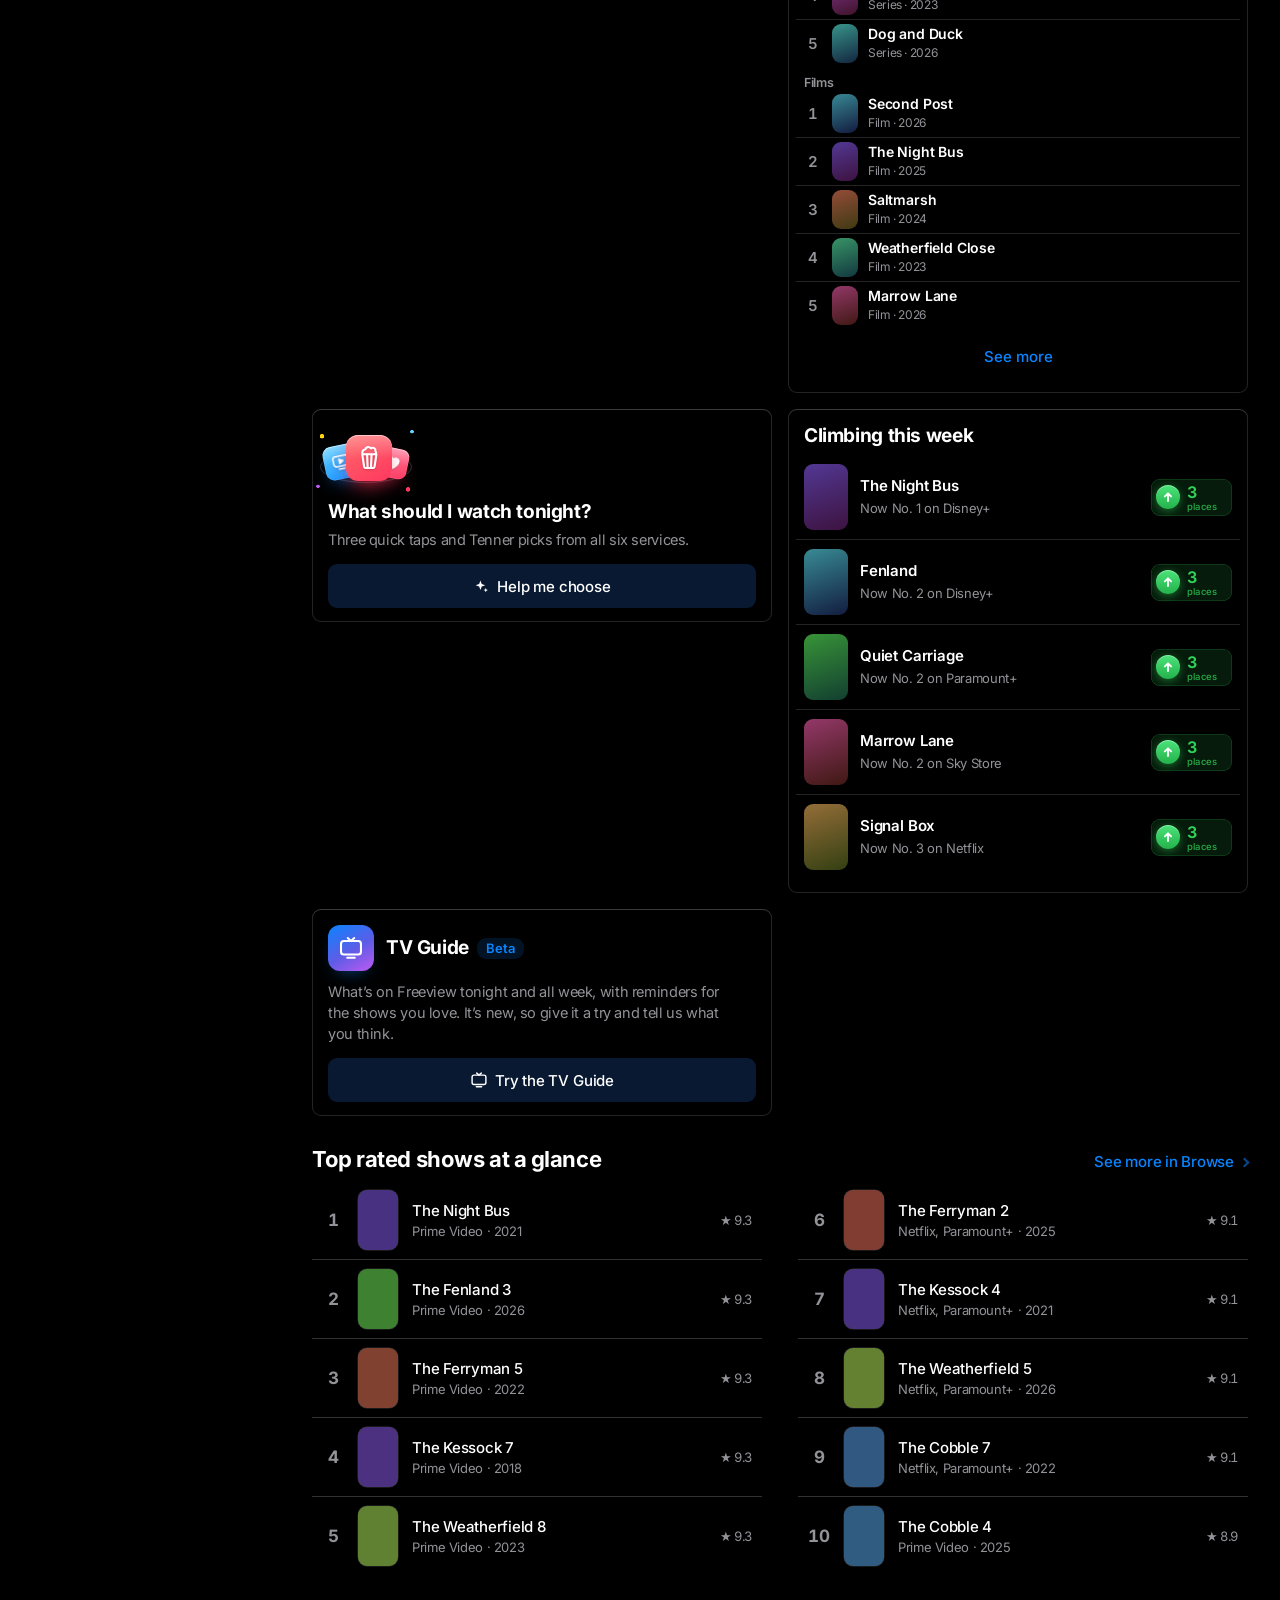
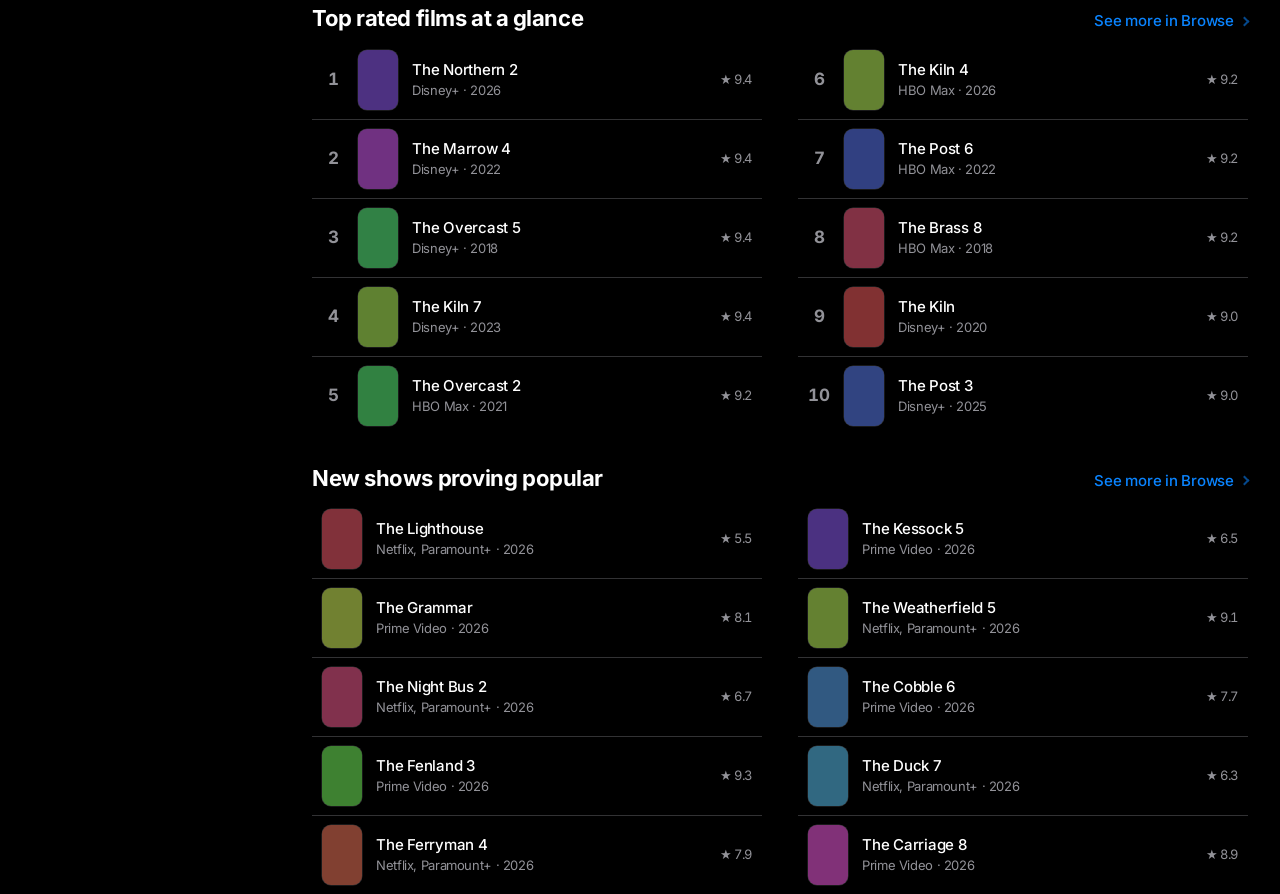
<file: site/people.html>
<!doctype html>
<html lang="en-GB">
<head>
  <meta charset="utf-8">
  <meta name="viewport" content="width=device-width, initial-scale=1">
  <meta name="robots" content="noindex">
  <title>Tenner</title>
  <!-- Cast & Crew is now part of the menu's search: an old link to a person opens their sheet on the home page -->
  <link rel="canonical" href="https://tenner.stream/">
  <meta http-equiv="refresh" content="0; url=./">
  <script>{ const p = new URLSearchParams(location.search).get('p'); location.replace('./' + (/^\d+$/.test(p || '') ? `?p=${p}` : '')); }</script>
</head>
<body><p><a href="./">Search for anyone from Tenner’s menu</a></p></body>
</html>
</file>
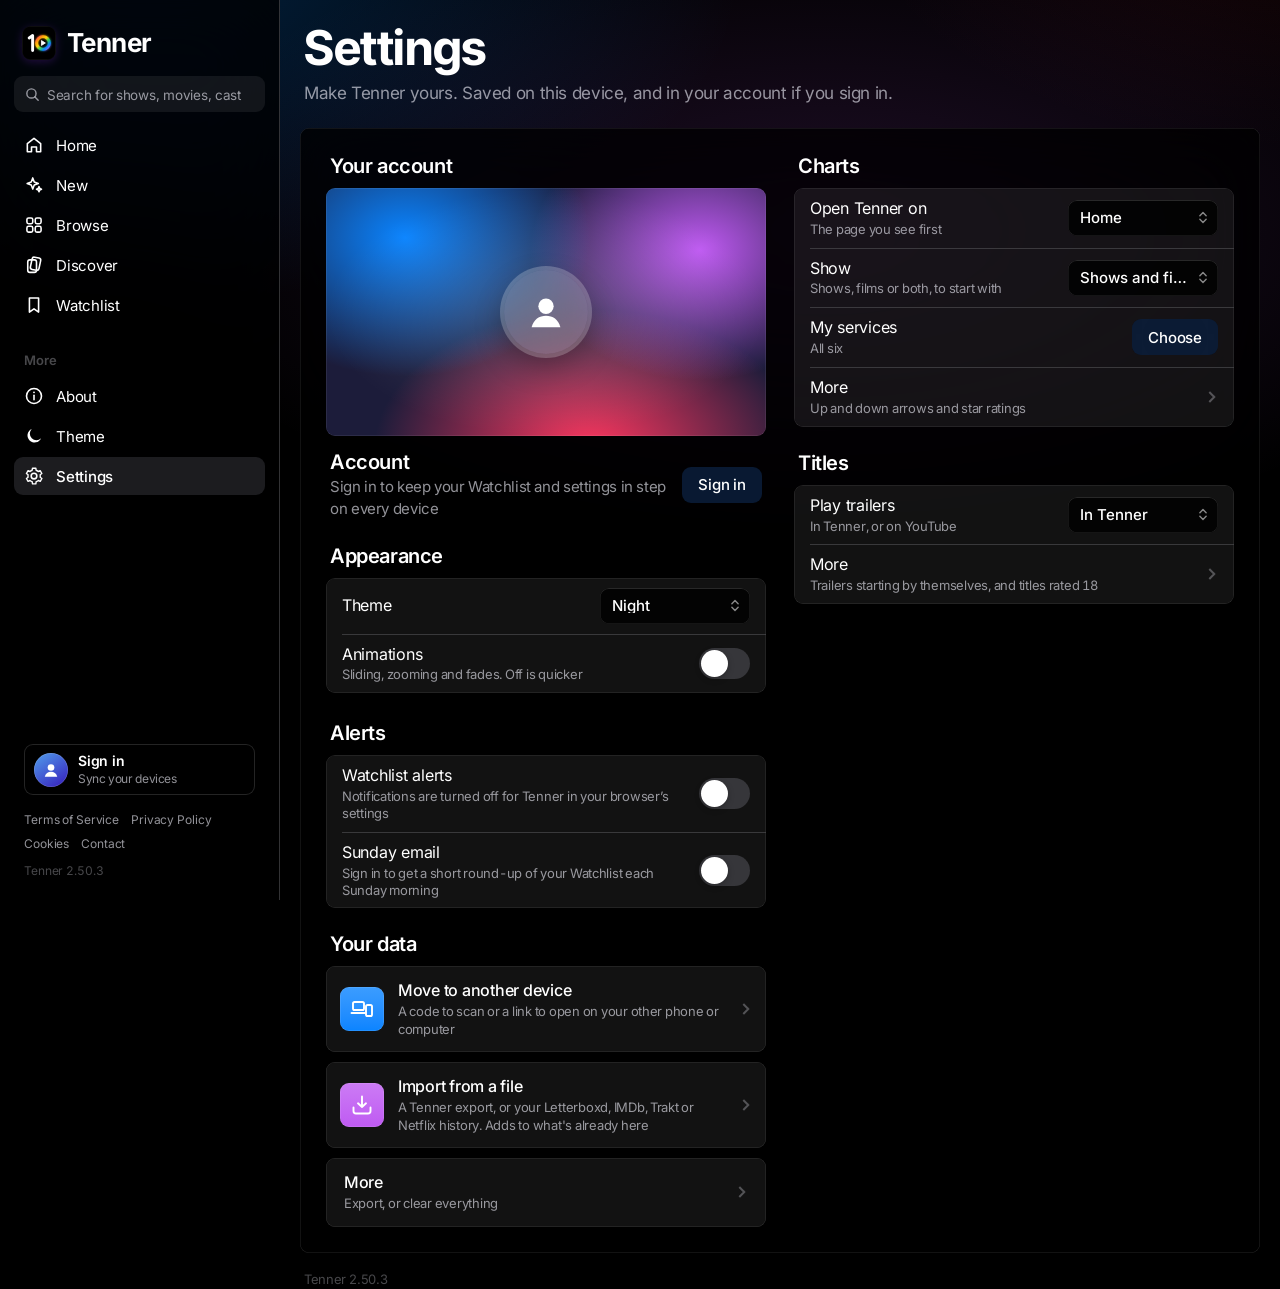
<file: site/settings.html>
<!doctype html>
<html lang="en-GB">
<head>
  <meta charset="utf-8">
  <meta name="viewport" content="width=device-width, initial-scale=1, viewport-fit=cover">
  <title>Settings · Tenner</title>
  <meta name="description" content="Make Tenner yours: theme, animations, what it opens on and your services.">
  <meta name="theme-color" content="#ffffff" media="(prefers-color-scheme: light)">
  <meta name="theme-color" content="#000000" media="(prefers-color-scheme: dark)">
  <link rel="icon" href="favicon.ico" sizes="48x48">
  <link rel="icon" href="icon-96.png" type="image/png" sizes="96x96">
  <link rel="icon" href="favicon.svg" type="image/svg+xml">
  <link rel="apple-touch-icon" href="apple-touch-icon.png">
  <link rel="manifest" href="manifest.webmanifest">
  <link rel="search" type="application/opensearchdescription+xml" title="Tenner" href="opensearch.xml">
  <!-- pages start loading as you point at a link (Chrome and Edge): just the page, nothing runs until you click -->
  <script type="speculationrules">{"prefetch":[{"source":"document","where":{"and":[{"href_matches":"/*"},{"not":{"href_matches":"/t/*"}},{"not":{"selector_matches":"[target], [download]"}}]},"eagerness":"moderate"}]}</script>
  <meta name="apple-mobile-web-app-title" content="Tenner">
  <meta name="apple-mobile-web-app-capable" content="yes">
  <meta name="mobile-web-app-capable" content="yes">
  <meta name="apple-mobile-web-app-status-bar-style" content="black-translucent">
  <script>/* Apple devices draw Tenner in their own San Francisco, so Inter is fetched early only everywhere else */
  if(!/Mac|iPhone|iPad|iPod/.test(navigator.platform))["inter-latin","inter-tight-latin"].forEach(function(f){var l=document.createElement("link");l.rel="preload";l.as="font";l.type="font/woff2";l.crossOrigin="";l.href="fonts/"+f+".woff2";document.head.appendChild(l)});</script>

  <!-- Link previews in WhatsApp, iMessage, Messenger etc. -->
  <meta property="og:type" content="website">
  <meta property="og:site_name" content="Tenner">
  <meta property="og:title" content="Tenner: your top ten, every hour">
  <meta property="og:description" content="The UK's top 10 shows and films on Netflix, Disney+, Prime Video, HBO Max, Paramount+ and Apple TV.">
  <meta property="og:url" content="https://tenner.stream/settings.html">
  <meta property="og:image" content="https://tenner.stream/og.jpg">
  <meta property="og:image:width" content="1200">
  <meta property="og:image:height" content="630">
  <meta name="twitter:card" content="summary_large_image">

  <script>/* Night is the default; Day or Auto only when chosen */
  function tnTheme(t){var r=document.documentElement;if(t==="auto")r.removeAttribute("data-theme");else r.setAttribute("data-theme",t);
    var c=t==="auto"?null:(t==="light"?"#ffffff":"#000000");document.querySelectorAll('meta[name="theme-color"]').forEach(function(m){if(!m.dataset.c)m.dataset.c=m.content;m.content=c||m.dataset.c;});}
  try{var a=JSON.parse(localStorage.getItem("tenner-account")||"null");if(a&&!a.picture&&a.hue!=null&&a.hue!=210)document.documentElement.style.setProperty("--menu","hsl("+a.hue+" 72% 56%)")}catch(e){}
  try{var t=localStorage.getItem("tenner-theme");tnTheme(t==="light"||t==="auto"?t:"dark")}catch(e){tnTheme("dark")}
  try{if(!(JSON.parse(localStorage.getItem("tenner-settings")||"{}").anim)||matchMedia("(prefers-reduced-motion: reduce)").matches)document.documentElement.classList.add("still")}catch(e){document.documentElement.classList.add("still")}
  addEventListener("pagereveal",function(e){if(e.viewTransition&&document.documentElement.classList.contains("still")){e.viewTransition.ready.catch(function(){});e.viewTransition.skipTransition()}});</script>
  <link rel="stylesheet" href="styles.css?v=2.50.3">
  <link rel="stylesheet" href="settings.css?v=2.50.3">
</head>
<body>
  <a class="skip" href="#main">Skip to the page</a>

  <!-- the bar at the top: the logo, the tabs (a floating bar at the bottom on phones) and the round button -->
  <div class="top-row">
    <div class="top-brand">
      <a class="lt-logo" href="./" aria-label="Tenner, home"><img src="logo.svg" alt="" width="36" height="36"></a>
      <span class="brand-name">Tenner</span>
    </div>
    <nav class="tabbar" aria-label="Pages"><div class="tabs" role="tablist" id="tabs"><span class="tab-ind" id="tabInd" aria-hidden="true"></span>
      <button type="button" role="tab" data-tab="home" aria-selected="false" tabindex="-1">
        <svg class="i-o" viewBox="0 0 24 24" aria-hidden="true"><path d="M4 10.4 12 4l8 6.4V20h-5v-5.6H9V20H4z"/></svg>
        <svg class="i-f" viewBox="0 0 24 24" aria-hidden="true"><path class="solid" d="M3.4 10.2 12 3.3l8.6 6.9V20.6h-5.8v-5.8H9.2v5.8H3.4z"/></svg>
        <span>Home</span></button>
      <button type="button" role="tab" data-tab="new" aria-selected="false" tabindex="-1">
        <svg class="i-o" viewBox="0 0 24 24" aria-hidden="true"><path d="M10.5 3.5l1.8 4.9 4.9 1.8-4.9 1.8-1.8 4.9-1.8-4.9-4.9-1.8 4.9-1.8z"/><path d="M18 14l.9 2.1L21 17l-2.1.9L18 20l-.9-2.1L15 17l2.1-.9z"/></svg>
        <svg class="i-f" viewBox="0 0 24 24" aria-hidden="true"><path class="solid" d="M10.5 2.5l2.1 5.4 5.4 2.1-5.4 2.1-2.1 5.4-2.1-5.4L3 10l5.4-2.1z"/><path class="solid" d="M18 13.5l1.1 2.4 2.4 1.1-2.4 1.1L18 20.5l-1.1-2.4-2.4-1.1 2.4-1.1z"/></svg>
        <span>New</span></button>
      <button type="button" role="tab" data-tab="browse" aria-selected="false" tabindex="-1">
        <svg class="i-o" viewBox="0 0 24 24" aria-hidden="true"><rect x="3.5" y="3.5" width="7" height="7" rx="2"/><rect x="13.5" y="3.5" width="7" height="7" rx="2"/><rect x="3.5" y="13.5" width="7" height="7" rx="2"/><rect x="13.5" y="13.5" width="7" height="7" rx="2"/></svg>
        <svg class="i-f" viewBox="0 0 24 24" aria-hidden="true"><rect class="solid" x="3" y="3" width="8" height="8" rx="2.2"/><rect class="solid" x="13" y="3" width="8" height="8" rx="2.2"/><rect class="solid" x="3" y="13" width="8" height="8" rx="2.2"/><rect class="solid" x="13" y="13" width="8" height="8" rx="2.2"/></svg>
        <span>Browse</span></button>
      <button type="button" role="tab" data-tab="discover" aria-selected="false" tabindex="-1">
        <svg class="i-o" viewBox="0 0 24 24" aria-hidden="true"><rect x="8.6" y="3" width="10.5" height="15" rx="2.6" transform="rotate(12 13.85 10.5)"/><rect x="4.5" y="5.8" width="10.5" height="15" rx="2.6"/></svg>
        <svg class="i-f" viewBox="0 0 24 24" aria-hidden="true"><rect class="solid" x="8.6" y="3" width="10.5" height="15" rx="2.6" transform="rotate(12 13.85 10.5)" opacity=".45"/><rect class="solid" x="4.2" y="5.5" width="11" height="15.6" rx="2.8"/></svg>
        <span>Discover</span></button>
      <button type="button" role="tab" data-tab="watchlist" aria-selected="false" tabindex="-1">
        <svg class="i-o" viewBox="0 0 24 24" aria-hidden="true"><path d="M6.5 3.5h11v17L12 16.6 6.5 20.5z"/></svg>
        <svg class="i-f" viewBox="0 0 24 24" aria-hidden="true"><path class="solid" d="M6 3h12v18.4l-6-4.2-6 4.2z"/></svg>
        <span>Watchlist</span></button>
    </div></nav>
    <h2 class="side-h" id="sideMore">More</h2>
    <a class="side-about" href="about.html"><svg viewBox="0 0 24 24" aria-hidden="true"><circle cx="12" cy="12" r="9" fill="none" stroke="currentColor" stroke-width="1.9"/><path d="M12 11v5.5" fill="none" stroke="currentColor" stroke-width="1.9" stroke-linecap="round"/><circle cx="12" cy="7.6" r="1.1" fill="currentColor"/></svg><span>About</span></a>
    <div class="top-act">
      <a class="tb-btn tb-about tb-settings" href="settings.html" aria-current="page" aria-label="Settings" title="Settings"><svg viewBox="0 0 24 24" aria-hidden="true"><path d="M12 8.6a3.4 3.4 0 1 0 0 6.8 3.4 3.4 0 0 0 0-6.8z" fill="none" stroke="currentColor" stroke-width="1.9"/><path d="M19.4 13.5a7.6 7.6 0 0 0 0-3l2-1.5-2-3.4-2.3 1a7.6 7.6 0 0 0-2.6-1.5L14.2 2.6h-4l-.4 2.5A7.6 7.6 0 0 0 7.2 6.6l-2.3-1-2 3.4 2 1.5a7.6 7.6 0 0 0 0 3l-2 1.5 2 3.4 2.3-1a7.6 7.6 0 0 0 2.6 1.5l.4 2.5h4l.4-2.5a7.6 7.6 0 0 0 2.6-1.5l2.3 1 2-3.4z" fill="none" stroke="currentColor" stroke-width="1.7" stroke-linejoin="round"/></svg></a>
      <a class="tb-btn tb-about" href="about.html" aria-label="About Tenner" title="About"><svg viewBox="0 0 24 24" aria-hidden="true"><circle cx="12" cy="12" r="9" fill="none" stroke="currentColor" stroke-width="2"/><path d="M12 11v5.5" stroke="currentColor" stroke-width="2.2" stroke-linecap="round"/><circle cx="12" cy="7.6" r="1.3" fill="currentColor"/></svg></a>
      <button type="button" class="tb-btn" id="thBtn" aria-haspopup="menu" aria-controls="thPop" aria-expanded="false" aria-label="Theme" title="Theme"><span id="thIc" style="display:contents"></span></button>
    </div>
    <a class="side-about side-settings" href="settings.html" aria-current="page"><svg viewBox="0 0 24 24" aria-hidden="true"><path d="M12 8.6a3.4 3.4 0 1 0 0 6.8 3.4 3.4 0 0 0 0-6.8z" fill="none" stroke="currentColor" stroke-width="1.9"/><path d="M19.4 13.5a7.6 7.6 0 0 0 0-3l2-1.5-2-3.4-2.3 1a7.6 7.6 0 0 0-2.6-1.5L14.2 2.6h-4l-.4 2.5A7.6 7.6 0 0 0 7.2 6.6l-2.3-1-2 3.4 2 1.5a7.6 7.6 0 0 0 0 3l-2 1.5 2 3.4 2.3-1a7.6 7.6 0 0 0 2.6 1.5l.4 2.5h4l.4-2.5a7.6 7.6 0 0 0 2.6-1.5l2.3 1 2-3.4z" fill="none" stroke="currentColor" stroke-width="1.7" stroke-linejoin="round"/></svg><span>Settings</span></a>
    <div class="side-links" aria-label="Site information">
      <a class="side-link" href="legal.html#terms">Terms of Service</a>
      <a class="side-link" href="legal.html#privacy">Privacy Policy</a>
      <a class="side-link" href="legal.html#cookies">Cookies</a>
      <a class="side-link" href="contact.html">Contact</a>
      <span class="side-ver">Tenner 2.50.3</span>
    </div>
  </div>

  <div class="tb-pop th-pop" id="thPop" role="menu" aria-labelledby="thH" popover>
    <div class="tb-head"><h2 id="thH">Theme</h2></div>
    <div class="th-list"><button type="button" role="menuitemradio" data-mode="auto" aria-checked="false"><i><svg viewBox="0 0 24 24" aria-hidden="true"><circle cx="12" cy="12" r="8.6" fill="none" stroke="currentColor" stroke-width="2.2"/><path d="M12 3.4a8.6 8.6 0 0 1 0 17.2z" fill="currentColor"/></svg></i><span><b>Auto</b><small>Follows your device</small></span><em aria-hidden="true"></em></button><button type="button" role="menuitemradio" data-mode="light" aria-checked="false"><i><svg class="ic-sun" viewBox="0 0 24 24" fill="none" stroke="currentColor" stroke-width="2.3" stroke-linecap="round" aria-hidden="true"><circle cx="12" cy="12" r="4.2"/><path d="M12 2v2.4M12 19.6V22M4.2 4.2l1.7 1.7M18.1 18.1l1.7 1.7M2 12h2.4M19.6 12H22M4.2 19.8l1.7-1.7M18.1 5.9l1.7-1.7"/></svg></i><span><b>Day</b><small>Light all the time</small></span><em aria-hidden="true"></em></button><button type="button" role="menuitemradio" data-mode="dark" aria-checked="false"><i><svg class="ic-moon" viewBox="0 0 24 24" fill="currentColor" aria-hidden="true"><path d="M20.5 14.7A8.5 8.5 0 1 1 9.3 3.5a7 7 0 0 0 11.2 11.2Z"/></svg></i><span><b>Night</b><small>Dark all the time</small></span><em aria-hidden="true"></em></button></div>
  </div>


  <main id="main" class="set set-page" tabindex="-1">
    <h1 class="large-title">Settings</h1>
    <p class="set-lede">Make Tenner yours. Saved on this device, and in your account if you sign in.</p>

    <!-- one panel in three columns on computers (two on tablets, one on phones): you, the charts, alerts and your data -->
    <form class="set-form" id="setForm" onsubmit="return false"><div class="set-panel">
      <div class="set-col">
        <section class="set-sec" aria-labelledby="setHYou">
          <h2 class="set-h" id="setHYou">Your account</h2>
          <a class="set-hero" href="account.html" id="setAcct">
            <span class="set-art" id="setArt" aria-hidden="true"><span class="av set-av"><svg viewBox="0 0 24 24"><circle cx="12" cy="9" r="4" fill="currentColor"/><path d="M4.5 20c1-4 4-6 7.5-6s6.5 2 7.5 6z" fill="currentColor"/></svg></span></span>
            <span class="set-hero-foot"><span class="set-l"><b id="setAcctName">Account</b><small id="setAcctNow">Sign in to keep your Watchlist and settings in step on every device</small></span><span class="set-pill" id="setAcctBtn">Sign in</span></span>
          </a>
        </section>
        <section class="set-sec" aria-labelledby="setHLook">
          <h2 class="set-h" id="setHLook">Appearance</h2>
          <div class="set-group">
            <label class="set-row"><span class="set-l">Theme</span>
              <select name="theme"><option value="auto">Auto</option><option value="light">Day</option><option value="dark">Night</option></select></label>
            <label class="set-row"><span class="set-l">Animations<small>Sliding, zooming and fades. Off is quicker</small></span>
              <input type="checkbox" switch role="switch" name="anim"><i class="sw" aria-hidden="true"></i></label>
          </div>
        </section>
      </div>

      <div class="set-col">
        <section class="set-sec" aria-labelledby="setHCharts">
          <h2 class="set-h" id="setHCharts">Charts</h2>
          <div class="set-group">
            <label class="set-row"><span class="set-l">Open Tenner on<small>The page you see first</small></span>
              <select name="start"><option value="auto">Home</option><option value="new">New This Week</option><option value="watchlist">Watchlist</option></select></label>
            <label class="set-row"><span class="set-l">Show<small>Shows, films or both, to start with</small></span>
              <select name="kind"><option value="tv">Shows</option><option value="movie">Films</option><option value="both">Shows and films</option></select></label>
            <button type="button" class="set-row set-link" id="setMine"><span class="set-l">My services<small id="mineNow">All six</small></span><span class="set-pill">Choose</span></button>
            <details class="set-more">
              <summary class="set-row"><span class="set-l">More<small>Up and down arrows and star ratings</small></span><span class="set-chev" aria-hidden="true"></span></summary>
              <div class="set-more-in">
                <label class="set-row"><span class="set-l">Up and down arrows<small>How far each title has moved since yesterday</small></span>
                  <input type="checkbox" switch role="switch" name="moves"><i class="sw" aria-hidden="true"></i></label>
                <label class="set-row"><span class="set-l">Star ratings<small>TMDB's ratings on posters and lists</small></span>
                  <input type="checkbox" switch role="switch" name="ratings"><i class="sw" aria-hidden="true"></i></label>
              </div>
            </details>
          </div>
        </section>
        <section class="set-sec" aria-labelledby="setHTitles">
          <h2 class="set-h" id="setHTitles">Titles</h2>
          <div class="set-group">
            <label class="set-row"><span class="set-l">Play trailers<small>In Tenner, or on YouTube</small></span>
              <select name="trailers"><option value="here">In Tenner</option><option value="youtube">On YouTube</option></select></label>
            <details class="set-more">
              <summary class="set-row"><span class="set-l">More<small>Trailers starting by themselves, and titles rated 18</small></span><span class="set-chev" aria-hidden="true"></span></summary>
              <div class="set-more-in">
                <label class="set-row"><span class="set-l">Start trailers by themselves<small>When a title opens on a computer, with the sound off</small></span>
                  <input type="checkbox" switch role="switch" name="autoplay"><i class="sw" aria-hidden="true"></i></label>
                <label class="set-row"><span class="set-l">Hide titles rated 18<small>On the charts and in Browse</small></span>
                  <input type="checkbox" switch role="switch" name="no18"><i class="sw" aria-hidden="true"></i></label>
              </div>
            </details>
          </div>
        </section>
        <!-- signed in only: Watched, Not interested, notes, Spoiler shield and Your Tenner -->
        <section class="set-sec" aria-labelledby="setHMine" id="setMineSec" hidden>
          <h2 class="set-h" id="setHMine">Just for you</h2>
          <div class="set-group">
            <label class="set-row"><span class="set-l">Spoiler shield<small>Blurs episode names, pictures and descriptions after where you’re up to. Tap one to see it</small></span>
              <input type="checkbox" switch role="switch" name="spoil"><i class="sw" aria-hidden="true"></i></label>
            <button type="button" class="set-row set-link" id="setHidden"><span class="set-l">Not interested<small id="hidNow">Nothing hidden</small></span><span class="set-pill">Manage</span></button>
            <details class="set-more">
              <summary class="set-row"><span class="set-l">More<small>Watched titles, notes, hiding titles and Your Tenner</small></span><span class="set-chev" aria-hidden="true"></span></summary>
              <div class="set-more-in">
                <label class="set-row"><span class="set-l">Watched leaves the Watchlist<small>When you mark something as watched, take it off your Watchlist too</small></span>
                  <input type="checkbox" switch role="switch" name="seenoff"><i class="sw" aria-hidden="true"></i></label>
                <label class="set-row"><span class="set-l">Notes on my Watchlist<small>Your notes under each title, only you can see them</small></span>
                  <input type="checkbox" switch role="switch" name="notewl"><i class="sw" aria-hidden="true"></i></label>
                <label class="set-row"><span class="set-l">Hide titles I’m not interested in<small>From Home, Browse, Discover and For You</small></span>
                  <input type="checkbox" switch role="switch" name="hideni"><i class="sw" aria-hidden="true"></i></label>
                <label class="set-row"><span class="set-l">Your Tenner<small>What you’ve watched and your favourite genres, on your account page</small></span>
                  <input type="checkbox" switch role="switch" name="stats"><i class="sw" aria-hidden="true"></i></label>
              </div>
            </details>
          </div>
        </section>
      </div>

      <div class="set-col">
        <section class="set-sec" aria-labelledby="setHAlerts">
          <h2 class="set-h" id="setHAlerts">Alerts</h2>
          <div class="set-group">
            <label class="set-row"><span class="set-l">Watchlist alerts<small id="alNow">A notification when something you’ve saved arrives, has a new episode or is about to leave</small></span>
              <input type="checkbox" switch role="switch" id="setAlerts"><i class="sw" aria-hidden="true"></i></label>
            <label class="set-row"><span class="set-l">Sunday email<small id="dgNow">A short round-up each Sunday morning: new episodes, arrivals and what’s leaving from your Watchlist</small></span>
              <input type="checkbox" switch role="switch" name="digest" id="setDigest"><i class="sw" aria-hidden="true"></i></label>
            <!-- signed in only: which alerts, and quiet hours (the Worker reads them from your account) -->
            <details class="set-more" id="setAlMore" hidden>
              <summary class="set-row"><span class="set-l">Alert me about<small>Arrivals, new episodes, leaving soon, Freeview, prices and quiet hours</small></span><span class="set-chev" aria-hidden="true"></span></summary>
              <div class="set-more-in">
                <label class="set-row"><span class="set-l">Arrivals and new seasons</span><input type="checkbox" switch role="switch" name="alarr"><i class="sw" aria-hidden="true"></i></label>
                <label class="set-row"><span class="set-l">New episodes out today</span><input type="checkbox" switch role="switch" name="alep"><i class="sw" aria-hidden="true"></i></label>
                <label class="set-row"><span class="set-l">Leaving soon</span><input type="checkbox" switch role="switch" name="alleave"><i class="sw" aria-hidden="true"></i></label>
                <label class="set-row"><span class="set-l">On Freeview today</span><input type="checkbox" switch role="switch" name="altv"><i class="sw" aria-hidden="true"></i></label>
                <label class="set-row"><span class="set-l">Cheaper to rent or buy</span><input type="checkbox" switch role="switch" name="alprice"><i class="sw" aria-hidden="true"></i></label>
                <label class="set-row"><span class="set-l">Quiet hours<small>Arrivals wait until the morning</small></span>
                  <select name="quiet"><option value="off">Off</option><option value="22-7">10pm to 7am</option><option value="23-8">11pm to 8am</option><option value="21-9">9pm to 9am</option></select></label>
              </div>
            </details>
          </div>
        </section>
        <section class="set-sec" aria-labelledby="setHData">
          <h2 class="set-h" id="setHData">Your data</h2>
          <div class="set-tiles">
            <button type="button" class="set-tile" id="setMove"><i class="set-ic" style="--c:#0a84ff" aria-hidden="true"><svg viewBox="0 0 24 24"><rect x="3" y="5" width="11" height="8" rx="1.6"/><path d="M1.5 16h14"/><rect x="16" y="8" width="6" height="11" rx="1.6"/></svg></i><span class="set-l">Move to another device<small>A code to scan or a link to open on your other phone or computer</small></span><span class="set-chev" aria-hidden="true"></span></button>
            <label class="set-tile"><i class="set-ic" style="--c:#bf5af2" aria-hidden="true"><svg viewBox="0 0 24 24"><path d="M12 3.5V14M8 10.3l4 3.7 4-3.7M3.5 14.5V18a2.5 2.5 0 0 0 2.5 2.5h12a2.5 2.5 0 0 0 2.5-2.5v-3.5"/></svg></i><span class="set-l">Import from a file<small>A Tenner export, or your Letterboxd, IMDb, Trakt or Netflix history. Adds to what's already here</small></span><span class="set-chev" aria-hidden="true"></span>
              <input type="file" id="setImport" accept="application/json,.json,text/csv,.csv" class="set-file"></label>
            <details class="set-more set-more-tiles">
              <summary class="set-tile"><span class="set-l">More<small>Export, or clear everything</small></span><span class="set-chev" aria-hidden="true"></span></summary>
              <div class="set-more-in">
                <button type="button" class="set-tile" id="setExport"><i class="set-ic" style="--c:#30d158" aria-hidden="true"><svg viewBox="0 0 24 24"><path d="M12 14V3.5M8 7.2l4-3.7 4 3.7M7.5 10H6a2 2 0 0 0-2 2v7a2 2 0 0 0 2 2h12a2 2 0 0 0 2-2v-7a2 2 0 0 0-2-2h-1.5"/></svg></i><span class="set-l">Export Watchlist and progress<small>A file to move them to another device</small></span><span class="set-chev" aria-hidden="true"></span></button>
                <button type="button" class="set-tile set-danger" id="setClear"><i class="set-ic" style="--c:#ff375f" aria-hidden="true"><svg viewBox="0 0 24 24"><path d="M4 6.5h16M9.5 6.5V4.5h5v2M6 6.5l1 13a1.6 1.6 0 0 0 1.6 1.5h6.8a1.6 1.6 0 0 0 1.6-1.5l1-13M10 10.5v6.5M14 10.5v6.5"/></svg></i><span class="set-l">Clear everything<small>Watchlist, progress, My services and these settings</small></span></button>
              </div>
            </details>
          </div>
        </section>
      </div>
    </div>
      <p class="set-note" id="setNote" role="status" aria-live="polite"></p>
    </form>
    <!-- Move to another device: a QR code and a link carrying the Watchlist, progress and services (nothing is uploaded) -->
    <dialog class="mine-dlg move-dlg" id="moveDlg" aria-labelledby="moveH">
      <form method="dialog"><h2 id="moveH">Move to another device</h2>
        <p id="moveP">Scan this with the other phone’s camera, or open the link there. Your Watchlist, where you’re up to and your services come with it. Nothing is uploaded: it’s all in the link.</p>
        <div class="move-qr" id="moveQr"></div>
        <div class="mine-acts"><button type="button" class="btn btn-tinted" id="moveCopy">Copy link</button><button class="btn btn-tinted mine-done" value="done">Done</button></div>
      </form></dialog>
    <dialog class="mine-dlg move-dlg" id="takeDlg" aria-labelledby="takeH">
      <form method="dialog"><h2 id="takeH">Bring your Tenner here?</h2>
        <p id="takeP"></p>
        <div class="mine-acts"><button class="btn btn-tinted" value="no">Not now</button><button class="btn btn-tinted mine-done" value="yes">Add them</button></div>
      </form></dialog>
    <!-- Not interested: the titles you've hidden, each with Show again -->
    <dialog class="mine-dlg hid-dlg" id="hidDlg" aria-labelledby="hidH">
      <form method="dialog"><h2 id="hidH">Not interested</h2>
        <p>These stay out of Home, Browse, Discover and For You. Bring any of them back here.</p>
        <ul class="hid-list" id="hidList"></ul>
        <div class="mine-acts"><button class="btn btn-tinted mine-done" value="done">Done</button></div>
      </form></dialog>
    <p class="set-ver side-ver-text">Tenner</p>
  </main>


  <script src="shell.js?v=2.50.3" defer></script>
  <script src="settings.js?v=2.50.3" defer></script>
</body>
</html>
</file>
<file: site/styles.css>
/* Tenner: one stylesheet for every page (Browse and About add their own on top).
   Apple's feel throughout: San Francisco (Inter where it's missing), bold large titles, Liquid Glass bars, one pill
   button family, posters shown whole, and neon rainbow ranks. Nothing animates at rest, so an idle page costs nothing. */

/* ============================================================ tokens */
@font-face { font-family: "Inter"; font-style: normal; font-weight: 100 900; font-display: swap; src: url(fonts/inter-latin.woff2) format("woff2"); }
@font-face { font-family: "Inter Tight"; font-style: normal; font-weight: 100 900; font-display: swap; src: url(fonts/inter-tight-latin.woff2) format("woff2"); }

:root {
  --bg: #ffffff; --bg2: #f2f2f7; --card: #ffffff;
  --fill: rgba(120, 120, 128, .12); --fill-strong: rgba(120, 120, 128, .2);
  --label: #000000; --label2: rgba(60, 60, 67, .62); --label3: rgba(60, 60, 67, .36); --sep: rgba(60, 60, 67, .2);
  --accent: #007aff; --green: #28a745; --gold: #c27c00;
  --shadow: 0 10px 30px rgba(0, 0, 0, .14), 0 2px 6px rgba(0, 0, 0, .08);
  --cover-shadow: 0 0 0 .5px rgba(0, 0, 0, .1), 0 6px 18px -8px rgba(0, 0, 0, .3);
  /* the glass shell and the wash of colour behind every page */
  --amb1: rgba(0, 122, 255, .11); --amb2: rgba(255, 55, 95, .07); --amb3: rgba(191, 90, 242, .07);
  --glass: rgba(255, 255, 255, .64);
  --pill: rgba(118, 118, 128, .14);
  --ease-spring: cubic-bezier(.3, 1.25, .4, 1); --ease-out: cubic-bezier(.2, .8, .2, 1);

  --font: -apple-system, BlinkMacSystemFont, "SF Pro Text", "Inter", "Segoe UI", Roboto, "Helvetica Neue", Arial, sans-serif;
  --font-display: -apple-system, BlinkMacSystemFont, "SF Pro Display", "Inter Tight", "Inter", "Segoe UI", Roboto, "Helvetica Neue", Arial, sans-serif;
  --gutter: max(20px, env(safe-area-inset-left, 0px)); --gutter-r: max(20px, env(safe-area-inset-right, 0px));
  --max: 1560px; --page-left: auto;   /* every page: the homepage's width, and on computers its place beside the sidebar */
  --radius: 9px; --r: 9px;   /* --r: the one corner for every button, box, bar, card and poster */
  /* the frosted control material every button and control shares: a blurred translucent fill, a hairline edge and a
     soft top highlight (no shadow), on softly rounded rectangles */
  --frost: rgba(255, 255, 255, .55); --frost-on: #ffffff; --frost-edge: rgba(60, 60, 67, .18); --frost-hi: rgba(255, 255, 255, .6);
  --frost-line: inset 0 0 0 .5px var(--frost-edge), inset 0 1px 0 var(--frost-hi);
  /* glass buttons: a see-through fill with a thin light rim (by day: milky white with a soft grey rim) */
  --gl-fill: rgba(255, 255, 255, .62); --gl-hover: rgba(255, 255, 255, .85); --gl-rim: rgba(60, 60, 67, .16);
  --frost-blur: blur(14px) saturate(180%);
  /* sheets (the title sheet, My services, the Theme card, Browse's filters on phones): one frosted glass */
  --sheet-bg: color-mix(in srgb, var(--bg) 62%, transparent); --sheet-blur: blur(28px) saturate(180%);
  --r-ctl: var(--r);
  /* every pop-up menu's up-and-down chevron (the .dd buttons and the native <select>s), as on iOS and the Mac */
  --pop-chev: url("data:image/svg+xml,%3Csvg xmlns='http://www.w3.org/2000/svg' viewBox='0 0 9 14'%3E%3Cpath d='M1 5l3.5-3.5L8 5M1 9l3.5 3.5L8 9' fill='none' stroke='%23888' stroke-width='1.6' stroke-linecap='round' stroke-linejoin='round'/%3E%3C/svg%3E");
  color-scheme: light;
}
@media (prefers-color-scheme: dark) {
  :root:not([data-theme="light"]) {
    --bg: #000000; --bg2: #1c1c1e; --card: #1c1c1e;
    --fill: rgba(118, 118, 128, .24); --fill-strong: rgba(118, 118, 128, .36);
    --label: #ffffff; --label2: rgba(235, 235, 245, .62); --label3: rgba(235, 235, 245, .3); --sep: rgba(84, 84, 88, .6);
    --accent: #0a84ff; --green: #30d158; --gold: #ffb340;
    --shadow: 0 10px 30px rgba(0, 0, 0, .6);
    --cover-shadow: 0 0 0 .5px rgba(255, 255, 255, .12), 0 6px 18px -8px rgba(0, 0, 0, .55);
    --amb1: rgba(10, 132, 255, .24); --amb2: rgba(255, 55, 95, .1); --amb3: rgba(191, 90, 242, .16);
    --glass: rgba(32, 32, 36, .58);
    --pill: rgba(118, 118, 128, .28);
    --frost: rgba(40, 40, 46, .42); --frost-on: rgba(255, 255, 255, .16); --frost-edge: rgba(255, 255, 255, .16); --frost-hi: rgba(255, 255, 255, .08);
    --gl-fill: rgba(255, 255, 255, .13); --gl-hover: rgba(255, 255, 255, .2); --gl-rim: rgba(255, 255, 255, .2);
    color-scheme: dark;
  }
}
:root[data-theme="dark"] {
  --bg: #000000; --bg2: #1c1c1e; --card: #1c1c1e;
  --fill: rgba(118, 118, 128, .24); --fill-strong: rgba(118, 118, 128, .36);
  --label: #ffffff; --label2: rgba(235, 235, 245, .62); --label3: rgba(235, 235, 245, .3); --sep: rgba(84, 84, 88, .6);
  --accent: #0a84ff; --green: #30d158; --gold: #ffb340;
  --shadow: 0 10px 30px rgba(0, 0, 0, .6);
  --cover-shadow: 0 0 0 .5px rgba(255, 255, 255, .12), 0 6px 18px -8px rgba(0, 0, 0, .55);
  --amb1: rgba(10, 132, 255, .24); --amb2: rgba(255, 55, 95, .1); --amb3: rgba(191, 90, 242, .16);
  --glass: rgba(32, 32, 36, .58);
  --pill: rgba(118, 118, 128, .28);
  --frost: rgba(40, 40, 46, .42); --frost-on: rgba(255, 255, 255, .16); --frost-edge: rgba(255, 255, 255, .16); --frost-hi: rgba(255, 255, 255, .08);
  --gl-fill: rgba(255, 255, 255, .13); --gl-hover: rgba(255, 255, 255, .2); --gl-rim: rgba(255, 255, 255, .2);
  color-scheme: dark;
}


/* ============================================================ base */
* { box-sizing: border-box; }
html {
  -webkit-text-size-adjust: 100%; scroll-padding-top: 84px; overflow-x: clip;
  -webkit-font-smoothing: antialiased; -moz-osx-font-smoothing: grayscale; text-rendering: optimizeLegibility; font-optical-sizing: auto;
}
body {
  margin: 0; overflow-x: clip; isolation: isolate; background: var(--bg); color: var(--label);
  font: 400 17px/1.47 var(--font); letter-spacing: -.022em; font-feature-settings: "kern";
}
/* a soft wash of colour behind everything, so the page feels lit from above */
body::before {
  content: ""; position: fixed; z-index: -1; left: -10vw; right: -10vw; top: -20vh; height: 95vh; pointer-events: none;
  background: radial-gradient(55% 55% at 18% 18%, var(--amb1), transparent 70%), radial-gradient(40% 45% at 92% 6%, var(--amb2), transparent 72%), radial-gradient(60% 50% at 62% 48%, var(--amb3), transparent 75%);
}
a { color: var(--accent); text-decoration: none; }
a:hover { text-decoration: underline; }
img { display: block; max-width: 100%; }
[hidden] { display: none !important; }
.skip { position: absolute; left: -999px; }
.skip:focus { left: 16px; top: 8px; z-index: 30; }
:focus-visible { outline: 3px solid color-mix(in srgb, var(--accent) 55%, transparent); outline-offset: 2px; }
main:focus { outline: none; }
::selection { background: color-mix(in srgb, var(--accent) 28%, transparent); }
.page-title { margin-top: 14px; }
.wrap { max-width: var(--max); margin: 0 auto 0 var(--page-left); padding-left: var(--gutter); padding-right: var(--gutter-r); }

/* ============================================================ one button family */
.btn {
  display: inline-flex; align-items: center; justify-content: center; gap: 7px;
  height: 36px; padding: 0 16px; border: 0; border-radius: var(--r);
  font: 600 15px/1 var(--font); letter-spacing: -.016em; white-space: nowrap;
  color: var(--label); background: transparent; cursor: pointer; text-decoration: none;
  transition: background-color .18s, color .18s, transform .45s var(--ease-spring);
  -webkit-tap-highlight-color: transparent;
}
.btn:hover { text-decoration: none; }
.btn:active { transform: scale(.95); }
.btn-tinted { background: var(--frost); box-shadow: var(--frost-line); -webkit-backdrop-filter: var(--frost-blur); backdrop-filter: var(--frost-blur); }

/* ============================================================ the shell: Liquid Glass
   A bar that floats at the top (logo, the tabs, the round Theme button), with the tabs floating at the bottom on phones
   as in iOS. From 1000px wide it becomes the Apple Music sidebar (further down). */
.top-row {
  position: sticky; top: 0; z-index: 49; display: grid; grid-template-columns: minmax(0, 1fr) auto minmax(0, 1fr); align-items: center; gap: 16px;
  max-width: var(--max); margin: 0 auto; padding: calc(env(safe-area-inset-top, 0px) + 6px) var(--gutter-r) 6px var(--gutter); pointer-events: none;
  view-transition-name: topbar;   /* it stays put while the page crossfades */
}
.top-row > * { position: relative; z-index: 1; animation: riseIn .6s var(--ease-out) both; }
/* once the page scrolls, iOS's scroll edge: the page fades into the page colour under the bar, with no line where it stops.
   A soft gradient only, no blur: Safari clips a blur to the bar's own box (the bar is a backdrop root, as it has a
   view-transition-name), which drew a hard line across the page right under the menu button. */
.top-row::before {
  content: ""; position: absolute; z-index: 0; left: -50vw; right: -50vw; top: 0; bottom: -26px; pointer-events: none; opacity: 0; transition: opacity .3s ease;
  background: linear-gradient(to bottom, color-mix(in srgb, var(--bg) 94%, transparent) 38%, color-mix(in srgb, var(--bg) 72%, transparent) 62%, color-mix(in srgb, var(--bg) 30%, transparent) 84%, transparent);
}
.scrolled .top-row::before { opacity: 1; }
/* the page's own title slides into the bar in place of "Tenner" once its large title has scrolled away (iOS) */
.top-brand { position: relative; }
.bar-title { position: absolute; left: 46px; right: 0; overflow: hidden; text-overflow: ellipsis; white-space: nowrap;
  font: 600 1.06rem/1.2 var(--font); letter-spacing: -.01em; color: var(--label); opacity: 0; translate: 0 8px; pointer-events: none;
  transition: opacity .25s ease, translate .35s var(--ease-out); }
.brand-name { transition: opacity .2s ease, translate .3s var(--ease-out); }
.title-in .bar-title { opacity: 1; translate: 0 0; }
.title-in .brand-name { opacity: 0; translate: 0 -8px; }
.top-brand { display: flex; align-items: center; gap: 10px; pointer-events: auto; min-width: 0; }
.lt-logo { display: block; width: 36px; height: 36px; border-radius: var(--r); flex: none; box-shadow: 0 2px 8px rgba(120, 40, 200, .28); }
.lt-logo img { width: 36px; height: 36px; }
.brand-name { font: 600 1.2rem/1 var(--font); letter-spacing: -.01em; color: var(--label); }
.top-act {
  justify-self: end; display: flex; align-items: center; pointer-events: auto; min-width: 0; gap: 2px; padding: 3px; border-radius: var(--r);
  background: var(--frost); -webkit-backdrop-filter: var(--frost-blur); backdrop-filter: var(--frost-blur); box-shadow: var(--frost-line);
}
.tb-btn {
  position: relative; flex: none; display: grid; place-items: center; width: 40px; height: 40px; padding: 0; border: 0; border-radius: var(--r);
  appearance: none; background: none; cursor: pointer; touch-action: manipulation; color: var(--label);
}
.tb-btn::after { content: ""; position: absolute; inset: -3px; }
.tb-btn:focus-visible { outline: 2px solid var(--accent); outline-offset: 2px; }
.tb-btn[aria-expanded="true"] { background: color-mix(in srgb, var(--accent) 16%, transparent); color: var(--accent); }
@media (hover: hover) { .tb-btn:not([aria-expanded="true"]):hover { background: var(--pill); } }
.tb-btn svg { width: 21px; height: 21px; }
.th-wrap { position: relative; display: grid; }
.th-sel { position: absolute; inset: 0; width: 100%; height: 100%; opacity: 0; font-size: 16px; border: 0; appearance: none; cursor: pointer; }
.th-wrap:has(.th-sel:focus-visible) .tb-btn { outline: 2px solid var(--accent); outline-offset: 2px; }
a.tb-btn:hover { text-decoration: none; }
/* --menu: the menu links' colour; your account's colour when you've picked one (shell.js), else the accent */
.tb-about[aria-current] { color: var(--menu, var(--accent)); }

/* the tabs: a capsule of glass with an even specular rim and a soft shadow below; the chosen tab sits under a pill of
   lighter glass that glides (and squashes a little) as it moves, inset evenly so the two shapes stay concentric */
.tabbar { display: flex; align-items: center; gap: 10px; pointer-events: auto; transition: opacity .25s ease, transform .35s var(--ease-out); }
.tabs {
  position: relative; isolation: isolate; display: flex; padding: 4px; border-radius: var(--r);
  background: var(--glass); -webkit-backdrop-filter: blur(24px) saturate(190%); backdrop-filter: blur(24px) saturate(190%);
  box-shadow: 0 10px 30px rgba(0, 0, 0, .18), 0 2px 6px rgba(0, 0, 0, .08);
}
.tabs::before {
  content: ""; position: absolute; inset: 0; border-radius: inherit; padding: 1px; pointer-events: none; z-index: 2;
  background: linear-gradient(to bottom, rgba(255, 255, 255, .75), rgba(255, 255, 255, .18) 45%, rgba(255, 255, 255, .1) 70%, rgba(255, 255, 255, .32));
  -webkit-mask: linear-gradient(#000 0 0) content-box, linear-gradient(#000 0 0); -webkit-mask-composite: xor;
  mask: linear-gradient(#000 0 0) content-box exclude, linear-gradient(#000 0 0);
}
.tabs button {
  position: relative; z-index: 1; appearance: none; border: 0; background: none; display: flex; align-items: center; gap: 7px; height: 36px; padding: 0 16px;
  border-radius: var(--r); font: 600 15px/1 var(--font); letter-spacing: -.016em; color: var(--label); cursor: pointer; touch-action: manipulation;
  -webkit-tap-highlight-color: transparent;
}
.tabs button svg { display: block; width: 18px; height: 18px; flex: none; fill: none; stroke: currentColor; stroke-width: 1.9; stroke-linecap: round; stroke-linejoin: round; }
/* tablets and small laptops (the floating bar at the top): tighter tabs and just the logo, so all of them fit */
@media (min-width: 720px) and (max-width: 999px) {
  .tabs button { padding: 0 9px; gap: 5px; font-size: 14px; }
  .top-brand .brand-name { display: none; }
}
.tabs button[aria-selected="true"] { color: var(--menu, var(--accent)); }
.tabs button:focus-visible { outline: 2px solid var(--accent); outline-offset: -2px; }
@media (hover: hover) { .tabs button[aria-selected="false"]:hover { color: var(--menu, var(--accent)); } }
.tab-ind {
  position: absolute; z-index: 0; left: 0; top: 4px; bottom: 4px; width: 0; border-radius: var(--r); transform-origin: center; pointer-events: none;
  background: color-mix(in srgb, var(--pill) 100%, rgba(255, 255, 255, .1)); box-shadow: inset 0 .5px 0 rgba(255, 255, 255, .45), inset 0 0 0 .5px rgba(255, 255, 255, .12);
}
@media (prefers-color-scheme: dark) {
  :root:not([data-theme="light"]) .tabs { box-shadow: 0 12px 34px rgba(0, 0, 0, .55), 0 2px 6px rgba(0, 0, 0, .3); }
  :root:not([data-theme="light"]) .tabs::before { background: linear-gradient(to bottom, rgba(255, 255, 255, .34), rgba(255, 255, 255, .08) 45%, rgba(255, 255, 255, .05) 70%, rgba(255, 255, 255, .14)); }
  :root:not([data-theme="light"]) .tab-ind { background: rgba(255, 255, 255, .12); box-shadow: inset 0 .5px 0 rgba(255, 255, 255, .22); }
}
:root[data-theme="dark"] .tabs { box-shadow: 0 12px 34px rgba(0, 0, 0, .55), 0 2px 6px rgba(0, 0, 0, .3); }
:root[data-theme="dark"] .tabs::before { background: linear-gradient(to bottom, rgba(255, 255, 255, .34), rgba(255, 255, 255, .08) 45%, rgba(255, 255, 255, .05) 70%, rgba(255, 255, 255, .14)); }
:root[data-theme="dark"] .tab-ind { background: rgba(255, 255, 255, .12); box-shadow: inset 0 .5px 0 rgba(255, 255, 255, .22); }
/* outline symbols at rest, filled for the chosen tab */
.tabs .i-f { display: none; }
.tabs [aria-selected="true"] .i-o { display: none; }
.tabs [aria-selected="true"] .i-f { display: block; }
.tabs .i-f .solid { fill: currentColor; stroke: none; }
/* Liquid Glass answers a touch by swelling slightly and lighting up, rather than shrinking */
.tabs button:active, .tb-btn:active { transform: scale(1.08); filter: brightness(1.12); }
.tabs button, .tb-btn { transition: transform .35s var(--ease-spring), filter .2s ease, color .3s ease, background-color .2s ease; }

/* phones: the tab bar floats at the bottom of the screen, as in iOS */
@media (max-width: 719px) {
  .top-row { grid-template-columns: minmax(0, 1fr) auto; }
  .top-row > .tabbar {
    position: fixed; z-index: 2; left: 0; right: 0; bottom: calc(env(safe-area-inset-bottom, 0px) + 12px); justify-content: center; gap: 10px;
    padding: 0 max(14px, env(safe-area-inset-left, 0px)); pointer-events: none;
  }
  .tabbar > * { pointer-events: auto; }
  .tabs { flex: 1; max-width: 340px; padding: 5px; }
  .tab-ind { top: 5px; bottom: 5px; }
  .tabs button { flex: 1; flex-direction: column; justify-content: center; height: 54px; padding: 2px 6px 0; gap: 4px; font-size: 11px; font-weight: 600; }
  .tabs button svg { width: 25px; height: 25px; stroke-width: 1.8; }
  body { padding-bottom: calc(112px + env(safe-area-inset-bottom, 0px)); }   /* the end of every page clears the floating tab bar */
  .toast { bottom: calc(96px + env(safe-area-inset-bottom, 0px)); }
}

/* the Theme card that drops from the round button: Auto, Day or Night */
.tb-pop {
  position: fixed; inset: auto; margin: 0; border: 0; z-index: 65; box-sizing: border-box; width: min(300px, calc(100vw - 24px)); overflow-y: auto; overscroll-behavior: contain; max-height: calc(100dvh - 90px);
  border-radius: var(--r); padding: 18px 18px 12px; color: var(--label);
  background: var(--sheet-bg); -webkit-backdrop-filter: var(--sheet-blur); backdrop-filter: var(--sheet-blur);
  box-shadow: 0 24px 60px rgba(0, 0, 0, .22);
  transform-origin: var(--tb-o, top right); animation: tbDrop .5s cubic-bezier(.34, 1.45, .5, 1) both;
}
.tb-pop:focus { outline: 0; }
@keyframes tbDrop { 0% { opacity: 0; transform: translateY(-10px) scale(.6); filter: blur(4px); } 55% { opacity: 1; filter: blur(0); } 100% { transform: none; } }
.tb-pop > * { animation: tbRise .45s cubic-bezier(.2, .85, .25, 1) both; animation-delay: calc(70ms + var(--i, 0) * 40ms); }
@keyframes tbRise { from { opacity: 0; transform: translateY(10px); } }
.tb-btn[aria-expanded="true"] .ic-sun { animation: tbSpin .7s cubic-bezier(.3, 1.4, .5, 1) both; }
@keyframes tbSpin { from { transform: rotate(-90deg) scale(.7); } }
.tb-btn[aria-expanded="true"] .ic-moon { transform-origin: 60% 60%; animation: tbRock .7s cubic-bezier(.3, 1.4, .5, 1) both; }
@keyframes tbRock { 30% { transform: rotate(-24deg); } 65% { transform: rotate(10deg); } }
.tb-head { display: flex; align-items: center; justify-content: space-between; gap: 12px; margin: 0 0 12px; }
.tb-pop h2 { margin: 0; font: 700 1.5rem/1.15 var(--font); letter-spacing: .004em; }
.th-list { display: grid; gap: 2px; margin: 0 -8px; }
.th-list button { display: flex; align-items: center; gap: 12px; width: 100%; padding: 8px; border: 0; border-radius: var(--r); background: none; color: var(--label); text-align: left; font: inherit; cursor: pointer; }
@media (hover: hover) { .th-list button:hover { background: var(--fill); } }
.th-list button:focus-visible { outline: 2px solid var(--accent); outline-offset: -2px; }
.th-list i { flex: none; display: grid; place-items: center; width: 36px; height: 36px; border-radius: 50%; background: var(--fill-strong); }
.th-list i svg { width: 18px; height: 18px; }
.th-list span { flex: 1; display: grid; gap: 2px; }
.th-list b { font-weight: 600; font-size: 16px; }
.th-list small { color: var(--label2); font-size: 13px; }
.th-list em { flex: none; width: 20px; height: 20px; border-radius: 50%; box-shadow: inset 0 0 0 2px var(--label3); }
.th-list [aria-checked="true"] em { box-shadow: inset 0 0 0 6px var(--accent); }

/* Tenner's keynote gradient: one phrase in a headline, pink to purple to blue (people love it; keep it to one phrase per page) */
.grad { font-style: normal; background: linear-gradient(100deg, #ff375f 0%, #bf5af2 55%, #0a84ff 100%); -webkit-background-clip: text; background-clip: text; color: transparent;
  -webkit-box-decoration-break: clone; box-decoration-break: clone; padding-bottom: .06em; }
@media (forced-colors: active) { .grad { background: none; color: CanvasText; } }
.large-title { margin: 14px 0 4px; font: 700 clamp(32px, 5vw, 48px)/1.1 var(--font-display); letter-spacing: -.008em; text-wrap: balance; }
.lede { margin: 0; color: var(--label2); font-size: 17px; letter-spacing: -.022em; max-width: 60ch; }
.lede b { color: var(--label); font-weight: 600; }
/* a fade with no movement */
@keyframes fadeOnly { from { opacity: 0; } }
.segmented { position: relative; isolation: isolate; touch-action: pan-y;
  display: inline-grid; grid-auto-flow: column; grid-auto-columns: 1fr; flex: none; height: 36px; padding: 3px; border-radius: var(--r);
  background: var(--frost); box-shadow: var(--frost-line); -webkit-backdrop-filter: var(--frost-blur); backdrop-filter: var(--frost-blur); }
.segmented button {
  position: relative; z-index: 1;
  font: 600 14px/1 var(--font); letter-spacing: -.016em; color: var(--label2); background: none; border: 0; border-radius: var(--r); padding: 0 16px; min-width: 72px; cursor: pointer;
  transition: background-color .25s ease, color .25s ease, box-shadow .25s ease;
}
/* the thumb: one frosted tile that slides between the options (and can be dragged, like an iOS switch's knob) */
.segmented button[aria-checked="true"] { color: var(--label); }
.seg-thumb {
  position: absolute; z-index: 0; left: 0; top: 3px; bottom: 3px; width: 0; border-radius: var(--r); pointer-events: none;
  background: var(--frost-on); box-shadow: inset 0 0 0 .5px var(--frost-edge);
  transition: scale .3s var(--ease-spring), filter .2s ease;
}
.seg-thumb.held { scale: 1.06; filter: brightness(1.06); }   /* held: it swells a touch, as the iOS knob does */
.segmented button:focus-visible { outline: 2px solid var(--accent); outline-offset: -2px; }

/* Shows / Films / Both: a pop-up button (the macOS / iOS way) over the browser's own picker, a native <select> */
.dd {
  position: relative; display: inline-flex; align-items: center; gap: 9px; min-width: 210px; height: 36px; padding: 0 14px 0 6px; border: 0; border-radius: var(--r); cursor: pointer;
  color: var(--label); font: 600 15px/1 var(--font); letter-spacing: -.016em; white-space: nowrap; -webkit-tap-highlight-color: transparent;
  background: var(--frost); -webkit-backdrop-filter: var(--frost-blur); backdrop-filter: var(--frost-blur); box-shadow: var(--frost-line);
  transition: transform .35s var(--ease-spring), background-color .2s ease;
}
@media (hover: hover) { .dd:hover { background: color-mix(in srgb, var(--frost) 60%, var(--fill-strong)); } }
.dd:active { transform: scale(1.03); }
/* the native picker sits invisibly over the button: a click opens the system's own list */
.dd select { position: absolute; inset: 0; width: 100%; height: 100%; opacity: 0; font-size: 16px; appearance: none; border: 0; cursor: pointer; }
.dd:has(select:focus-visible) { outline: 2px solid var(--accent); outline-offset: 2px; }
.dd-l { flex: 1; min-width: 0; overflow: hidden; text-overflow: ellipsis; text-align: left; }
/* the pop-up button's double chevron, as on a Mac */
.dd-chev { flex: none; width: 9px; height: 14px; margin-left: 2px; opacity: .55;
  background: no-repeat center / 9px 14px var(--pop-chev); }
/* a compact capsule, its width just its words, right above the services link */
.dd-kind { min-width: 0; height: 36px; padding: 0 14px 0 18px; gap: 10px; font: 600 16px/1 var(--font); letter-spacing: -.02em; }
.dd-kind .dd-chev { opacity: .7; }
@media (max-width: 560px) { #kindDD { flex: none; height: 40px; } }

.notice { margin: 12px 0 0; padding: 12px 16px; border-radius: var(--r); background: color-mix(in srgb, var(--accent) 12%, transparent); font-size: 15px; }

/* phones: page titles at the iOS Large Title size (34pt bold) */
@media (max-width: 560px) {
  .large-title { font-size: 34px; line-height: 1.12; margin-top: 10px; }
  .lede { font-size: 15px; }
  .segmented button { min-width: 0; padding: 0 12px; }
  .notice { font-size: 14px; padding: 10px 14px; }
}

/* a title with no poster: its name on a colour of its own */
.ph { display: grid; align-content: end; padding: 18px; color: #fff; font: 700 25px/1.05 var(--font); letter-spacing: -.03em; text-wrap: balance; }
.star { color: var(--gold); font-weight: 600; }


@media (max-width: 560px) {
  .ph { font-size: 18px; padding: 12px; }
}
/* ============================================================ computers: the featured artwork's colours under the sidebar */
.bd-ext { display: none; }
@media (min-width: 1000px) {
  main { position: relative; isolation: isolate; }
  /* as the page scrolls, the colours dim, so the posters and lists stay easy to read (scroll-linked, no script) */
  @keyframes bdDim { to { opacity: .32; } }
  /* Apple's background extension: the artwork, mirrored and heavily blurred, runs on under the glass sidebar, so the
     sidebar takes on the colours of what's showing. It fades out down the sidebar and dims with the backdrop. */
  .bd-ext { display: block; position: fixed; z-index: 49; top: 0; left: 0; width: var(--side); height: clamp(640px, 94vh, 1000px); overflow: hidden; pointer-events: none;
    -webkit-mask-image: linear-gradient(to bottom, #000 30%, transparent); mask-image: linear-gradient(to bottom, #000 30%, transparent); }
  .bd-ext .bd-l { transform: scaleX(-1) scale(1.3); transform-origin: center; object-position: left 20%; filter: blur(34px) saturate(1.5); opacity: .9; }
  @supports (animation-timeline: scroll()) { .bd-ext { animation: bdDim linear both; animation-timeline: scroll(root); animation-range: 0 80vh; } }
  .bd-l { position: absolute; inset: 0; width: 100%; height: 100%; object-fit: cover; object-position: center 20%; opacity: 0; transition: opacity .6s var(--ease-out); }
  .bd-l.in { opacity: 1; }

  /* the Apple TV hero: a tall stage with the words at the bottom left, over the faded part of the artwork; arrows at
     either side, dots under the buttons and a pause button at the bottom right. A steady height, so nothing jumps as
     titles change. */
  /* a soft shade of the page's own colour behind the words, so they read on any artwork; no edge, it melts like the fade */
  /* closest-side: the glow reaches nothing exactly at its box's edges, so it can never be cut off into a line */
                                          }

.row-h { margin: 32px 0 12px; font: 700 22px/1.2 var(--font); letter-spacing: -.008em; }
.row-h a { color: var(--label); display: inline-flex; align-items: center; gap: 6px; padding-block: 8px; margin-block: -8px; }   /* a 44pt tap, the same look */
.row-h a:hover { text-decoration: none; color: var(--accent); }
.chev { width: 9px; height: 9px; border-right: 2.4px solid currentColor; border-bottom: 2.4px solid currentColor; transform: rotate(-45deg); opacity: .55; margin-left: 2px; }
.row-hd { display: flex; align-items: baseline; justify-content: space-between; gap: 16px; margin: 32px 0 12px; }
.row-hd .row-h { margin: 0; }
.see-all { display: inline-flex; align-items: center; gap: 5px; flex: none; font-size: 15px; font-weight: 500; letter-spacing: -.016em; padding-block: 11px; margin-block: -11px; }
.see-all .chev { width: 7px; height: 7px; border-width: 0 2px 2px 0; }


/* the ten in columns; the hover fills the row exactly, edge to edge between its dividing lines */
.cl { list-style: none; margin: 0; padding: 0; display: grid; grid-template-columns: repeat(2, minmax(0, 1fr)); grid-template-rows: repeat(5, auto); grid-auto-flow: column; column-gap: 36px; }
.cl li { border-top: .5px solid var(--sep); transition: background-color .15s ease; }
.cl li:nth-child(5n + 1) { border-top: 0; }
/* the row you point at frosts over: a faint milky glass, so it shows even on a plain page, square-cornered */
@media (hover: hover) { .cl li:hover { background: color-mix(in srgb, color-mix(in srgb, var(--bg) 60%, var(--label)) 9%, transparent); -webkit-backdrop-filter: blur(14px) saturate(1.4); backdrop-filter: blur(14px) saturate(1.4); } }
.cl a { display: flex; align-items: center; gap: 14px; padding: 9px 10px; color: inherit; }
.cl a:hover { text-decoration: none; }
.cl-n { width: 22px; flex: none; display: grid; justify-items: center; gap: 3px; font: 700 17px/1 var(--font); color: var(--label2); font-variant-numeric: tabular-nums; }
.cl img, .cl-ph { width: 40px; height: 60px; flex: none; object-fit: cover; border-radius: var(--r); box-shadow: 0 0 0 .5px var(--sep); }
.cl-t { flex: 1; min-width: 0; display: grid; }
.cl-t b { font-weight: 500; font-size: 15px; letter-spacing: -.016em; white-space: nowrap; overflow: hidden; text-overflow: ellipsis; }
.cl-t small { font-size: 13px; color: var(--label2); white-space: nowrap; overflow: hidden; text-overflow: ellipsis; }
.cl-r { flex: none; font-size: 13px; color: var(--label2); font-variant-numeric: tabular-nums; }
/* movement since about a day ago: green up, red down, blue for new entries */

/* New This Week, as a row of posters */
.nr {
  list-style: none; margin: 0 calc(-1 * var(--gutter-r)) 0 calc(-1 * var(--gutter)); padding: 0 var(--gutter-r) 6px var(--gutter);
  display: grid; grid-auto-flow: column; grid-auto-columns: 148px; gap: 16px; overflow-x: auto; scroll-snap-type: x mandatory; scrollbar-width: none; scroll-padding-left: var(--gutter);
}
.nr::-webkit-scrollbar { display: none; }
.nr li { scroll-snap-align: start; min-width: 0; }
.nr a, .nr li > span { display: grid; gap: 2px; color: inherit; }
.nr a:hover { text-decoration: none; }
.nr-art { position: relative; display: block; margin-bottom: 8px; border-radius: var(--r); overflow: hidden; background: var(--fill); box-shadow: 0 0 0 .5px var(--sep), 0 6px 16px -8px rgba(0, 0, 0, .5); transition: translate .35s var(--ease-out); }
.nr-art > img:first-child, .nr-art > .ph { display: block; width: 100%; aspect-ratio: 2 / 3; height: auto; object-fit: cover; }
.nr-art > .ph { font-size: 16px; padding: 10px; }
.nr b { font-weight: 500; font-size: 14px; letter-spacing: -.016em; white-space: nowrap; overflow: hidden; text-overflow: ellipsis; }
.nr small { font-size: 12px; color: var(--label2); }
@media (hover: hover) { .nr a:hover .nr-art { translate: 0 -3px; } }

@media (max-width: 640px) {
  .cl { grid-template-columns: minmax(0, 1fr); grid-template-rows: none; grid-auto-flow: row; }
  .cl li:nth-child(5n + 1) { border-top: .5px solid var(--sep); }
  .cl li:first-child { border-top: 0; }
  .row-h { margin-top: 26px; font-size: 20px; }
  .row-hd { margin-top: 26px; }
  .see-all { font-size: 14px; }
  .nr { grid-auto-columns: 124px; gap: 12px; }
}

/* ============================================================ New This Week (new.css adds the redesign's own pieces) */
/* each day: the homepage's chart list (.cl), in rows, with the service's logo and (coming soon) Add to Calendar */
.nw-cl { grid-template-rows: none; grid-auto-flow: row; }
.nw-cl li { display: flex; align-items: center; border-top: .5px solid var(--sep) !important; }
.nw-cl li:nth-child(-n + 2) { border-top: 0 !important; }
@media (max-width: 640px) { .nw-cl li:nth-child(2) { border-top: .5px solid var(--sep) !important; } }
.nw-cl li > a, .nw-cl .nw-row { flex: 1; min-width: 0; display: flex; align-items: center; gap: 14px; padding: 9px 10px; color: inherit; }
.nw-cl .nw-logo { width: 26px; height: 26px; flex: none; border-radius: var(--r); box-shadow: 0 0 0 .5px var(--sep); }
.nw-cl .cal-add { margin-right: 6px; }
/* New This Week: its sections, and the Add to Calendar button */
.wk { scroll-margin-top: 80px; }
.cal-add { flex: none; display: grid; place-items: center; width: 36px; height: 36px; padding: 0; border: 0; border-radius: 50%; cursor: pointer; color: var(--accent);
  background: color-mix(in srgb, var(--accent) 12%, transparent); -webkit-tap-highlight-color: transparent; transition: transform .3s var(--ease-spring), background-color .2s ease; }
.cal-add svg { width: 20px; height: 20px; }
.cal-add:active { transform: scale(.92); }
@media (hover: hover) { .cal-add:hover { background: color-mix(in srgb, var(--accent) 20%, transparent); } }
.cal-add:focus-visible { outline: 2px solid var(--accent); outline-offset: 2px; }
/* the homepage's "What should I watch tonight?" card, and its three-step picker */
.tn-card { display: flex; align-items: center; gap: 18px; margin: 24px 0 0; padding: 18px 20px; border-radius: var(--r); position: relative; overflow: hidden;
  background: linear-gradient(120deg, rgba(191, 90, 242, .12), rgba(10, 132, 255, .08) 60%, transparent), color-mix(in srgb, var(--bg) 22%, transparent);
  -webkit-backdrop-filter: blur(24px) saturate(1.6); backdrop-filter: blur(24px) saturate(1.6); }
.tn-c-art { position: relative; flex: none; width: 76px; height: 64px; }
.tn-c-art .tn-fl { position: absolute; }
.tn-c1 { left: 0; top: 0; width: 34px; --r: -12deg; }
.tn-c2 { right: 0; top: 2px; width: 30px; --r: 12deg; }
.tn-c3 { left: 54%; top: 16px; width: 46px; translate: -50% 0; }
.tn-c-copy { flex: 1; min-width: 0; }
.tn-card h2 { margin: 0; font: 700 21px/1.2 var(--font); letter-spacing: -.015em; }
.tn-card p { margin: 4px 0 0; font-size: 14.5px; color: var(--label2); }
.tn-card .btn { flex: none; box-shadow: 0 1px 2px rgba(0, 0, 0, .06) !important; }
.btn[data-tonight] svg { width: 17px; height: 17px; flex: none; }
@media (max-width: 560px) {
  .tn-card { display: grid; grid-template-columns: auto 1fr; gap: 12px 14px; padding: 16px; }
  .tn-c-art { width: 62px; height: 56px; }
  .tn-c1 { width: 28px; } .tn-c2 { width: 25px; } .tn-c3 { width: 38px; top: 14px; }
  .tn-card h2 { font-size: 19px; }
  .tn-card .btn { grid-column: 1 / -1; width: 100%; }
}
/* the icons: a white glyph on a gradient tile, with a glassy top light */
.tn-ic, .tn-fl { position: relative; display: grid; place-items: center; flex: none; aspect-ratio: 1; border-radius: 26%; color: #fff; overflow: hidden;
  background: linear-gradient(150deg, var(--a), var(--b));
  box-shadow: inset 0 1px 0 rgba(255, 255, 255, .45), inset 0 0 0 .5px rgba(255, 255, 255, .22), 0 8px 18px -8px color-mix(in srgb, var(--b) 80%, transparent); }
.tn-ic::after, .tn-fl::after { content: ""; position: absolute; inset: 0 0 50%; background: linear-gradient(rgba(255, 255, 255, .28), transparent); pointer-events: none; }
.tn-ic svg, .tn-fl svg { width: 58%; height: 58%; filter: drop-shadow(0 1px 1px rgba(0, 0, 0, .18)); }
.tn-ic { width: 42px; }
.tn-fl { rotate: var(--r, 0deg); }
/* each step's scene, melting into the sheet: a little stage with a faint dot grid, two orbits and confetti */
.tn-hero { position: relative; height: 150px; margin-bottom: -10px; overflow: hidden;
  background: radial-gradient(55% 85% at 30% 35%, color-mix(in srgb, var(--g1) 34%, transparent), transparent 70%),
    radial-gradient(55% 85% at 72% 40%, color-mix(in srgb, var(--g2) 30%, transparent), transparent 70%);
  -webkit-mask-image: linear-gradient(#000 60%, transparent); mask-image: linear-gradient(#000 60%, transparent); }
.tn-hero::before { content: ""; position: absolute; inset: 0; background: radial-gradient(circle, color-mix(in srgb, var(--label) 22%, transparent) 1px, transparent 1.4px) 0 0 / 14px 14px;
  -webkit-mask-image: radial-gradient(50% 70% at 50% 50%, #000, transparent); mask-image: radial-gradient(50% 70% at 50% 50%, #000, transparent); }
.tn-stage { position: absolute; top: 0; left: 50%; width: 400px; height: 150px; margin-left: -200px; transform-origin: 50% 0; }
.tn-orb { position: absolute; inset: 0; width: 100%; height: 100%; overflow: visible; }
.tn-o1, .tn-o2 { fill: none; stroke: color-mix(in srgb, var(--label) 20%, transparent); stroke-width: 1; }
.tn-o2 { stroke-dasharray: .004 .011; stroke-linecap: round; stroke-width: 1.6; }
.tn-bit { opacity: .9; transform-box: fill-box; transform-origin: center; }
.tn-floor { position: absolute; left: 50%; top: 100px; width: 120px; height: 22px; margin-left: -60px; border-radius: 50%;
  background: radial-gradient(closest-side, color-mix(in srgb, #000 30%, transparent), transparent); }
.tn-hero .tn-fl { position: absolute; translate: -50% -50%; box-shadow: inset 0 1px 0 rgba(255, 255, 255, .5), inset 0 0 0 .5px rgba(255, 255, 255, .25), 0 14px 28px -10px color-mix(in srgb, var(--b) 90%, transparent); }
.mine-dlg.tn-dlg { width: min(600px, calc(100vw - 32px)); max-height: calc(100dvh - 40px); overflow: auto; overscroll-behavior: contain; border-radius: var(--r); }
.mine-dlg.tn-dlg form { position: relative; padding: 0; }
.tn-grab { display: none; }
.tn-x { position: absolute; z-index: 2; top: 14px; right: 14px; display: grid; place-items: center; width: 32px; height: 32px; padding: 0; border: 0; border-radius: 50%; cursor: pointer;
  color: var(--label); background: var(--gl-fill); -webkit-backdrop-filter: blur(12px); backdrop-filter: blur(12px); }
.tn-x::before { content: ""; position: absolute; inset: -6px; }   /* a 44pt target */
.tn-x svg { width: 15px; height: 15px; }
@media (hover: hover) { .tn-x:hover { background: var(--gl-hover); } }
.tn-pane { padding: 0 22px 20px; }
.tn-top { display: flex; align-items: center; gap: 10px; margin-bottom: 8px; }
.tn-prog { display: flex; gap: 5px; }
.tn-prog i { width: 26px; height: 4px; border-radius: 2px; background: var(--fill-strong); }
.tn-prog i.on { background: linear-gradient(90deg, #0a84ff, #bf5af2 55%, #ff375f); }
.tn-step { margin: 0 0 4px !important; font: 500 12px/1.3 var(--font) !important; letter-spacing: .04em; text-transform: uppercase; color: var(--label2); }
.tn-top .tn-step { margin: 0 !important; }
.tn-dlg h2 { margin: 0; outline: none; font: 700 24px/1.2 var(--font); letter-spacing: -.02em; }
.tn-dlg p.tn-sub { margin: 4px 0 0; font-size: 15px; }
.tn-opts { display: grid; gap: 8px; margin: 18px 0 4px; }
.tn-opt { display: flex; align-items: center; gap: 14px; min-height: 64px; padding: 11px 14px; border: 0; border-radius: var(--r); cursor: pointer; text-align: left; color: var(--label); background: var(--fill);
  font: inherit; -webkit-font-smoothing: antialiased; transition: background-color .18s, transform .45s var(--ease-spring); }
.tn-ol { display: grid; gap: 2px; flex: 1; align-content: start; min-width: 0; }
.tn-opt b { font-size: 16px; font-weight: 600; letter-spacing: -.016em; }
.tn-opt small { font-size: 13px; font-weight: 400; color: var(--label2); }
.tn-chev { flex: none; width: 16px; height: 16px; color: var(--label3); }
.tn-opt .tn-ic { transition: transform .45s var(--ease-spring); }
.tn-opt:active { transform: scale(.97); }
@media (hover: hover) { .tn-opt:hover { background: var(--fill-strong); } .tn-opt:hover .tn-ic { transform: translateY(-2px) scale(1.06) rotate(-4deg); } }
.tn-opt:focus-visible { outline: 2px solid var(--accent); outline-offset: 2px; }
.tn-grid { grid-template-columns: 1fr 1fr; }
.tn-grid .tn-opt { flex-direction: column; align-items: flex-start; gap: 10px; padding: 14px; }
.tn-grid .tn-chev { display: none; }
.tn-back { display: inline-flex; align-items: center; gap: 2px; min-height: 44px; margin: 6px 0 -10px -4px; padding: 0 8px 0 0; border: 0; background: none; cursor: pointer; color: var(--accent); font: 500 16px/1.2 var(--font); }
.tn-back svg { width: 20px; height: 20px; }
/* computers: the answers as tiles, three across */
@media (min-width: 601px) {
  .tn-row, .tn-grid { grid-template-columns: repeat(3, 1fr); gap: 10px; }
  .tn-row .tn-opt, .tn-grid .tn-opt { flex-direction: column; align-items: flex-start; justify-content: flex-start; gap: 12px; padding: 16px 14px 14px; }
  .tn-row .tn-opt { min-height: 148px; }
  .tn-row .tn-ic { width: 48px; }
  .tn-row .tn-chev { display: none; }
  .tn-row .tn-opt b { font-size: 15px; }
}
/* the picks: rows on a phone, three posters across on a computer */
.tn-picks { list-style: none; margin: 16px 0 16px; padding: 0; display: grid; gap: 10px; }
.tn-picks a { display: flex; align-items: center; gap: 14px; padding: 8px; border-radius: var(--r); color: inherit; background: var(--fill); transition: background-color .18s, transform .45s var(--ease-spring); }
.tn-picks a:hover { text-decoration: none; }
@media (hover: hover) { .tn-picks a:hover { background: var(--fill-strong); } }
.tn-picks a:active { transform: scale(.98); }
.tn-picks img, .tn-ph { flex: none; width: 60px; height: 90px; border-radius: var(--r); object-fit: cover; box-shadow: 0 0 0 .5px var(--sep); }
.tn-ph { background: var(--fill-strong); }
.tn-t { display: grid; gap: 2px; min-width: 0; }
.tn-t b { font-size: 16px; font-weight: 600; letter-spacing: -.016em; }
.tn-t small { font-size: 13px; color: var(--label2); }
.tn-sk .tn-t { flex: 1; gap: 8px; }
.tn-sk .tn-t i { display: block; height: 12px; width: 70%; border-radius: var(--r); background: var(--fill-strong); }
.tn-sk .tn-t i + i { width: 45%; }
.tn-acts { display: flex; justify-content: space-between; gap: 10px; margin-top: 4px; }
.tn-acts .btn { min-height: 44px; padding: 0 18px; }
@media (min-width: 601px) {
  .tn-picks { grid-template-columns: repeat(3, 1fr); gap: 12px; }
  .tn-picks a { flex-direction: column; align-items: stretch; gap: 10px; padding: 8px 8px 12px; height: 100%; }
  .tn-picks img, .tn-ph { width: 100%; height: auto; aspect-ratio: 2 / 3; }
  .tn-t { padding: 0 4px; }
  .tn-t b { font-size: 15px; display: -webkit-box; -webkit-line-clamp: 2; -webkit-box-orient: vertical; overflow: hidden; }
  @media (hover: hover) { .tn-picks a:hover { transform: translateY(-3px); } }
}
/* phones: a sheet from the bottom with a grabber, pulled down to close */
@media (max-width: 600px) {
  .mine-dlg.tn-dlg { width: 100%; max-width: 100%; margin: auto 0 0; max-height: calc(100dvh - 24px); border-radius: var(--r) var(--r) 0 0; }
  .mine-dlg.tn-dlg form { padding-bottom: env(safe-area-inset-bottom); }
  .tn-grab { display: block; position: absolute; z-index: 2; top: 7px; left: 50%; width: 36px; height: 5px; margin-left: -18px; border-radius: 3px; background: var(--label3); }
  .tn-hero { height: 128px; }
  .tn-stage { scale: .86; }
  .tn-pane { padding: 0 18px 18px; }
  .tn-dlg h2 { font-size: 22px; }
  .tn-grid .tn-opt b { font-size: 15px; }
}
.tn-dlg.tn-drag { transition: none !important; }
/* motion, when Animations is on: the sheet rises, each scene's icons pop in, and each step glides in from the side it's going */
:root:not(.still) .tn-dlg { transition: translate .35s var(--ease-out); }
:root:not(.still) .tn-dlg[open] { animation: tnIn .5s var(--ease-spring); }
@media (max-width: 600px) { :root:not(.still) .tn-dlg[open] { animation: tnUp .45s var(--ease-out); } }
:root:not(.still) .tn-hero .tn-fl { animation: tnBurst .7s var(--ease-spring) calc(var(--i) * 45ms) both; }
:root:not(.still) .tn-o1 { stroke-dasharray: 1; animation: tnDraw .9s var(--ease-out) both; }
:root:not(.still) .tn-o2 { animation: fadeOnly .8s ease .15s both; }
:root:not(.still) .tn-bit { animation: tnBit .6s var(--ease-spring) calc(200ms + var(--i) * 30ms) both; }
:root:not(.still) .tn-fw { animation: tnFw .45s var(--ease-out); }
:root:not(.still) .tn-bk { animation: tnBk .45s var(--ease-out); }
:root:not(.still) .tn-in { animation: fadeOnly .35s ease; }
@keyframes tnIn { from { opacity: 0; transform: scale(.94); } }
@keyframes tnUp { from { transform: translateY(100%); } }
@keyframes tnBurst { from { opacity: 0; transform: translate(var(--dx, 0), var(--dy, 14px)) scale(.4) rotate(calc(var(--r, 0deg) * -1)); } }
@keyframes tnDraw { from { stroke-dashoffset: 1; } }
@keyframes tnBit { from { opacity: 0; transform: scale(0) rotate(-90deg); } }
@keyframes tnFw { from { opacity: 0; transform: translateX(28px); } }
@keyframes tnBk { from { opacity: 0; transform: translateX(-28px); } }

/* the Watchlist's offer of alerts: a glass card whose corners echo the controls inside it (12px controls + 12px
   padding = 24px), its button and close button the same height and centred, on the same right edge as the menu below */
.wl-alert:not([hidden]) { display: grid; grid-template-columns: auto minmax(0, 1fr) auto auto; grid-template-areas: "ic txt btn x";
  align-items: center; gap: 12px 14px; margin: 22px 0 8px; padding: 12px; border-radius: var(--r);
  background: var(--gl-fill); box-shadow: inset 0 0 0 1px var(--gl-rim); -webkit-backdrop-filter: blur(24px) saturate(1.8); backdrop-filter: blur(24px) saturate(1.8); }
.wl-al-ic { grid-area: ic; display: grid; place-items: center; width: 36px; height: 36px; border-radius: var(--r); color: #fff; background: linear-gradient(160deg, #ff7a6b, #ff375f 60%, #e0245e); box-shadow: 0 4px 14px rgba(255, 55, 95, .35); }
.wl-al-ic svg { width: 20px; height: 20px; }
.wl-alert p { grid-area: txt; margin: 0; font-size: 14px; line-height: 1.4; color: var(--label2); text-wrap: pretty; }
.wl-alert p b { display: block; color: var(--label); font-weight: 600; }
.wl-alert .btn { grid-area: btn; }
.wl-al-x { grid-area: x; position: relative; display: grid; place-items: center; width: 36px; height: 36px; padding: 0; border: 0; border-radius: 50%;
  cursor: pointer; color: var(--label2); background: var(--fill); transition: background-color .2s ease, color .2s ease; }
.wl-al-x::before { content: ""; position: absolute; inset: -4px; }   /* a 44pt target */
.wl-al-x svg { width: 14px; height: 14px; }
@media (hover: hover) { .wl-al-x:hover { color: var(--label); background: var(--fill-strong); } }
.wl-al-x:focus-visible { outline: 2px solid var(--accent); outline-offset: 2px; }
/* phones: the words get the width, the button sits under them and the close button stays in the top corner */
@media (max-width: 560px) {
  .wl-alert:not([hidden]) { grid-template-columns: auto minmax(0, 1fr) auto; grid-template-areas: "ic txt x" ". btn ."; align-items: start; }
  .wl-alert .btn { justify-self: start; }
  .wl-al-x { width: 30px; height: 30px; }
  .wl-al-x::before { inset: -7px; }
  .wl-al-x svg { width: 12px; height: 12px; }
}
/* Watchlist rows: where it's included, then remove */
/* This Week */
.wk { margin-top: 22px; }
.wk-hd { display: grid; grid-template-columns: minmax(0, 1fr) auto; align-items: center; column-gap: 14px; margin-bottom: 12px; }
.wk-hd .row-h { margin: 0; grid-column: 1; }
/* a section's line of explanation always sits under its heading, never beside it; any control sits on the right */
.wk-hd p { grid-column: 1; margin: 3px 0 0; color: var(--label2); font-size: 14px; }
.wk-hd > :not(.row-h, p) { grid-column: 2; grid-row: 1 / span 2; }
.wl-go { color: var(--accent); font-weight: 600; }
/* Watchlist: the homepage's chart list (.cl), with where it's streaming and a quiet remove button on each row */
.wl-hd { margin-top: 22px; }
.wl-hd .dd { flex: none; }
.wl-cl[data-kind="tv"] > li[data-type="movie"], .wl-cl[data-kind="movie"] > li[data-type="tv"] { display: none; }
.wl-next { margin-top: 1px; }
.cl-t .wl-next b { font: inherit; color: var(--accent); white-space: normal; }
.wl-on { display: flex; gap: 4px; flex: none; }
.wl-x { flex: none; display: grid; place-items: center; width: 30px; height: 30px; margin-right: 6px; padding: 0; border: 0; border-radius: 50%; cursor: pointer; color: var(--label3); background: none;
  transition: color .2s ease, background-color .2s ease, opacity .2s ease; }
.wl-x svg { width: 13px; height: 13px; }
.wl-x:focus-visible { outline: 2px solid var(--accent); outline-offset: 2px; opacity: 1; }
@media (hover: hover) {
  .wl-x { opacity: 0; }
  .wl-cl li:hover .wl-x, .wl-x:focus-visible { opacity: 1; }
  .wl-x:hover { color: #fff; background: rgba(255, 55, 95, .85); }
}
@media (max-width: 420px) { .wl-on img:nth-child(n+2) { display: none; } }
.wl-soon { margin: 24px 0 0; }
.cu-when { position: absolute; left: 8px; top: 8px; padding: 4px 8px; border-radius: var(--r); font: 600 12px/1 var(--font); color: #fff;
  background: rgba(20, 20, 24, .6); -webkit-backdrop-filter: blur(12px) saturate(160%); backdrop-filter: blur(12px) saturate(160%); box-shadow: inset 0 0 0 .5px rgba(255, 255, 255, .22); }
/* the sheet's Watchlist button, once saved */
.sh-save.on { color: var(--accent); }
/* My services: a small sheet of switches. No popup has a hairline round its edge: a soft shadow lifts it off the page */
.mine-dlg { width: min(400px, calc(100vw - 32px)); padding: 0; border: 0; border-radius: var(--r); color: var(--label);
  background: var(--sheet-bg); -webkit-backdrop-filter: var(--sheet-blur); backdrop-filter: var(--sheet-blur);
  box-shadow: 0 30px 80px -20px rgba(0, 0, 0, .6); }
.mine-dlg::backdrop { background: rgba(0, 0, 0, .45); -webkit-backdrop-filter: blur(6px); backdrop-filter: blur(6px); }
.mine-dlg form { padding: 22px 20px 18px; }
.mine-dlg h2 { margin: 0 0 6px; font: 700 22px/1.2 var(--font); }
.mine-dlg p { margin: 0 0 14px; font-size: 14px; line-height: 1.45; color: var(--label2); }
.mine-list { border-radius: var(--r); background: var(--bg2); overflow: hidden; }
.mine-row { display: flex; align-items: center; gap: 12px; min-height: 50px; padding: 0 14px; cursor: pointer; position: relative; }
.mine-row + .mine-row { border-top: .5px solid var(--sep); }
.mine-ic { display: grid; place-items: center; width: 30px; height: 30px; border-radius: var(--r); overflow: hidden; flex: none; background: var(--fill); font-weight: 700; }
.mine-ic img { width: 100%; height: 100%; object-fit: cover; }
.mine-l { flex: 1; font-size: 16px; padding: 7px 0; }
.mine-n { display: block; font-size: 13px; color: var(--label2); }
.mine-n:empty { display: none; }
.mine-dlg p.mine-plan { margin: 12px 2px 0; font-size: 13px; }
.mine-row input { position: absolute; opacity: 0; width: 1px; height: 1px; }
.sw { position: relative; width: 51px; height: 31px; flex: none; border-radius: 16px; background: var(--fill-strong); transition: background-color .25s ease; }
.sw::after { content: ""; position: absolute; top: 2px; left: 2px; width: 27px; height: 27px; border-radius: 50%; background: #fff; box-shadow: 0 2px 6px rgba(0, 0, 0, .25); transition: translate .25s var(--ease-out); }
.mine-row input:checked + .sw { background: var(--green); }
.mine-row input:checked + .sw::after { translate: 20px 0; }
.mine-row input:focus-visible + .sw { outline: 2px solid var(--accent); outline-offset: 2px; }
/* Safari's own iOS switch (<input type="checkbox" switch>) where it exists; the drawn one elsewhere */
.mine-dlg.native-sw .mine-row input { position: static; opacity: 1; width: auto; height: auto; margin: 0; accent-color: var(--green); font-size: 17px; }
.mine-dlg.native-sw .sw { display: none; }
.mine-acts { display: flex; justify-content: space-between; gap: 10px; margin-top: 16px; }
.mine-acts .btn { height: 40px; padding: 0 16px; }
.mine-done { color: var(--accent); font-weight: 600; }
/* trackers in the sheet: the next episode, your progress, and the title's line on the chart */
.sh-next { display: flex; flex-wrap: wrap; align-items: baseline; gap: 2px 10px; margin: 12px 0 0; padding: 10px 14px; border-radius: var(--r); background: color-mix(in srgb, var(--accent) 12%, transparent); }
.sh-next b { font-weight: 600; color: var(--accent); }
.sh-next span { color: var(--label2); font-size: 14px; }
.sh-next.done { background: var(--fill); } .sh-next.done b { color: var(--label2); }
.sh-prog, .sh-mine, .sh-track, .sh-cast, .sh-sec { margin-top: 22px; padding-top: 18px; border-top: .5px solid var(--sep); }
.sh-prog h3, .sh-mine h3, .sh-track h3, .sh-cast h3, .sh-sec h3 { margin: 0 0 10px; font: 700 20px/1.2 var(--font); letter-spacing: .004em; }
/* Cast & Crew in the sheet: a row of round faces, Apple TV style */
.sh-faces { display: grid; grid-auto-flow: column; grid-auto-columns: 88px; gap: 14px; margin: 0 -24px; padding: 4px 24px 6px; list-style: none;
  overflow-x: auto; overscroll-behavior-x: contain; scroll-snap-type: x mandatory; scroll-padding-left: 24px; scrollbar-width: none; }
.sh-faces::-webkit-scrollbar { display: none; }
.sh-faces li { scroll-snap-align: start; min-width: 0; }
.sh-faces a { display: grid; justify-items: center; gap: 1px; text-align: center; color: inherit; text-decoration: none; }
.sh-face { display: grid; place-items: center; width: 76px; aspect-ratio: 1; border-radius: 50%; overflow: hidden; color: #fff; font: 600 22px/1 var(--font);
  background: linear-gradient(160deg, hsl(var(--h) 30% 60%), hsl(var(--h) 34% 36%)); box-shadow: 0 4px 12px rgba(0, 0, 0, .18); transition: transform .3s var(--ease-out); }
.sh-face img { width: 100%; height: 100%; aspect-ratio: 1; border-radius: 50%; object-fit: cover; object-position: center 22%; }
.sh-faces b { margin-top: 7px; width: 100%; font: 600 13px/1.2 var(--font); overflow: hidden; white-space: nowrap; text-overflow: ellipsis; }
.sh-faces small { width: 100%; color: var(--label2); font-size: 12px; line-height: 1.25; overflow: hidden; white-space: nowrap; text-overflow: ellipsis; }
@media (hover: hover) { .sh-faces a:hover .sh-face { transform: scale(1.06); } }
.sh-faces a:focus-visible { outline: none; }
.sh-faces a:focus-visible .sh-face { box-shadow: 0 0 0 2px var(--bg), 0 0 0 4px var(--accent); }
.sh-prow { display: flex; flex-wrap: wrap; align-items: center; gap: 8px 10px; }
.sh-prow label { display: flex; flex-wrap: wrap; align-items: center; gap: 8px; font-size: 15px; color: var(--label2); }
.sh-prow select { height: 36px; padding: 0 28px 0 10px; border-radius: var(--r); border: 0; font: 500 15px/1 var(--font); color: var(--label); appearance: none; cursor: pointer;
  background: var(--frost) var(--pop-chev) no-repeat right 11px center / 8px 13px;
  box-shadow: var(--frost-line); }
.sh-prow select:disabled { opacity: .45; }
.sh-prow .btn { height: 34px; padding: 0 14px; font-size: 14px; }
.sh-reset { color: var(--label2); }
.sh-pstat { margin: 10px 0 0; font-size: 14px; color: var(--label2); }
.sh-tsum { margin: 0 0 8px; font-size: 14px; color: var(--label2); }
/* its life on the charts: three figures in a row, the Apple Fitness way, and when it first charted */
.sh-life { display: grid; grid-template-columns: repeat(auto-fit, minmax(90px, 1fr)); gap: 8px; margin: 14px 0 0; }
.sh-life div { padding: 10px 12px; border-radius: var(--r); background: var(--fill); }
.sh-life dt { font: 700 22px/1.1 var(--font); letter-spacing: -.02em; font-variant-numeric: tabular-nums; }
.sh-life dd { margin: 3px 0 0; font-size: 12.5px; line-height: 1.3; color: var(--label2); }
.sh-first { margin: 10px 0 0; font-size: 13px; color: var(--label2); }
/* where it's been No. 1: a small card per chart (logo, name, grey line), the ones it tops now first */
.sh-ones { margin: 14px 0 0; }
.sh-ones h4 { margin: 0 0 8px; font: 600 15px/1.3 var(--font); }
.sh-ones ul { display: grid; grid-template-columns: repeat(auto-fill, minmax(min(100%, 190px), 1fr)); gap: 8px; margin: 0; padding: 0; list-style: none; }
.sh-ones li { display: flex; align-items: center; gap: 10px; min-width: 0; padding: 8px 12px 8px 8px; border-radius: var(--r); background: var(--fill); }
.sh-ones li > span:last-child { display: grid; min-width: 0; }
.sh-ones b { font: 600 14px/1.25 var(--font); overflow: hidden; white-space: nowrap; text-overflow: ellipsis; }
.sh-ones small { font-size: 12.5px; line-height: 1.3; color: var(--label2); overflow: hidden; white-space: nowrap; text-overflow: ellipsis; }
.sh-ones li.now small { color: var(--accent); font-weight: 500; }
.sh-one-ic { flex: none; display: grid; place-items: center; width: 32px; height: 32px; border-radius: 8px; overflow: hidden;
  background: var(--bt-fill); color: #fff; font: 600 12px/1 var(--font); letter-spacing: .02em; }
.sh-one-ic img { width: 100%; height: 100%; object-fit: cover; }
/* the cheapest way to rent and to buy */
.sh-prices { display: grid; gap: 6px; }
.sh-pr { display: block; font-size: 15px; color: var(--label); }
.sh-pr b { font-weight: 700; font-variant-numeric: tabular-nums; }
.sh-pr small { margin-left: 4px; padding: 1px 5px; border-radius: 4px; font-size: 10.5px; font-weight: 600; color: var(--label2); box-shadow: inset 0 0 0 1px var(--sep); }
a.sh-pr:hover { text-decoration: none; color: var(--accent); }
.sh-spark { display: block; width: 100%; height: auto; overflow: visible; }
.sh-spark .ln { fill: none; stroke: url(#shG); stroke-width: 2.6; stroke-linecap: round; stroke-linejoin: round; }
.sh-spark circle { fill: var(--label2); } .sh-spark circle.now { fill: var(--label); stroke: var(--bg); stroke-width: 2; }
.sh-spark .g { stroke: var(--sep); stroke-dasharray: 2 4; }
.sh-spark text { font: 500 10px var(--font); fill: var(--label3); } .sh-spark .y { text-anchor: end; }

/* empty states */
.empty { margin: 24px 0 0; padding: 32px 22px 28px; border-radius: var(--r); background: var(--bg2); text-align: center; animation: riseIn .7s var(--ease-out) both; }
.empty-ic { display: inline-grid; place-items: center; width: 56px; height: 56px; border-radius: var(--r); color: #fff; background: linear-gradient(135deg, #ff375f, #bf5af2 55%, #0a84ff); box-shadow: 0 8px 24px rgba(191, 90, 242, .35); }
.empty-ic svg { width: 28px; height: 28px; }
.empty h2 { margin: 16px 0 6px; font: 700 26px/1.15 var(--font); letter-spacing: .004em; }
.empty p { margin: 0 auto 18px; max-width: 40ch; color: var(--label2); font-size: 16px; text-wrap: balance; }

/* the toast */
.toast {
  position: fixed; left: 50%; bottom: calc(24px + env(safe-area-inset-bottom, 0px)); z-index: 40;
  transform: translateX(-50%); padding: 12px 18px; border-radius: var(--r);
  background: var(--label); color: var(--bg); font: 600 15px/1.2 var(--font); box-shadow: var(--shadow);
}
main { padding-bottom: 40px; }   /* breathing room at the end of every page */

/* ============================================================ motion: fluid and springy, and only on arrival or touch */
@media (hover: none) { a, button, select { -webkit-tap-highlight-color: transparent; } }
@keyframes riseIn { from { opacity: 0; transform: translateY(12px); } }
/* moving between pages crossfades too (cross-document View Transitions), the bar or sidebar staying put; Animations
   off skips it (the pagereveal handler in each page's head) */
@media (prefers-reduced-motion: no-preference) { @view-transition { navigation: auto; } }
/* switching tab or service crossfades (View Transitions) */
::view-transition-old(root) { animation: vtOut .22s ease both; }
::view-transition-new(root) { animation: vtIn .38s var(--ease-out) both; }
@keyframes vtOut { to { opacity: 0; transform: scale(.985); } }
@keyframes vtIn { from { opacity: 0; transform: translateY(10px); } }


/* ============================================================ computers: the Apple Music sidebar
   From 1000px wide, the glass bar becomes a fixed sidebar on the left, as in the Apple TV app: the logo, the pages (the
   chosen one on a grey pill, icons in the accent colour), then a "More" section (About, Theme and Settings, the same
   rows), and the small print and the version at the very foot. The page sits to the right of it. */
.side-links, .side-about, .side-h { display: none; }
@media (min-width: 1000px) {
  /* --page-left: content starts where the homepage's does, right beside the sidebar (centred only past --max) */
  :root { --side: 280px; --side-bg: rgba(242, 242, 247, .82); --page-left: max(0px, (100% - var(--max)) / 2); }
  :root[data-theme="dark"] { --side-bg: rgba(28, 28, 30, .82); }
  html { scroll-padding-top: 24px; }
  body { padding-left: var(--side); }
  .top-row {
    position: fixed; z-index: 50; inset: 0 auto 0 0; width: var(--side); max-width: none; margin: 0;
    display: flex; flex-direction: column; align-items: stretch; gap: 22px;
    padding: calc(env(safe-area-inset-top, 0px) + 26px) 14px calc(env(safe-area-inset-bottom, 0px) + 20px) max(14px, env(safe-area-inset-left, 0px));
    background: var(--side-bg); border-right: .5px solid var(--sep); pointer-events: auto;
    -webkit-backdrop-filter: blur(30px) saturate(180%); backdrop-filter: blur(30px) saturate(180%);
  }
  .top-row::before { display: none; }
  .bar-title { display: none; }
  .top-row > * { animation: none; }
  .top-brand { padding: 0 8px; gap: 11px; }
  .lt-logo, .lt-logo img { width: 34px; height: 34px; border-radius: var(--r); }
  .brand-name { font: 700 26px/1 var(--font); letter-spacing: -.02em; }
  .tabbar { display: block; }
  .tabs { flex-direction: column; gap: 2px; padding: 0; border-radius: 0; background: none !important; box-shadow: none !important; -webkit-backdrop-filter: none; backdrop-filter: none; isolation: auto; }
  .tabs::before, .tab-ind { display: none; }
  .tabs button {
    width: 100%; height: 38px; justify-content: flex-start; gap: 12px; padding: 0 10px; border-radius: var(--r);
    font: 500 15px/1 var(--font); letter-spacing: -.016em; color: var(--label);
  }
  .tabs button svg { width: 20px; height: 20px; color: var(--menu, var(--accent)); }
  .tabs button[aria-selected="true"] { background: var(--fill); color: var(--label); font-weight: 600; }
  .tabs button:active { transform: none; filter: none; background: var(--fill-strong); }
  @media (hover: hover) { .tabs button[aria-selected="false"]:hover { color: var(--label); background: var(--fill); } }
  .top-act > .tb-about { display: none; }   /* About is at the foot of the sidebar */
  .th-wrap { display: contents; }   /* computers: the round button opens its own card instead */
  .th-sel { display: none; }
  /* More: a small grey heading, then About, Theme and Settings as rows like the pages above (2px apart, as they are) */
  .side-h { display: block; margin: 8px 0 0; padding: 0 10px; color: var(--label3); font: 600 13px/1 var(--font); letter-spacing: -.005em; }
  .side-about, .tb-btn { display: flex; align-items: center; gap: 12px; width: 100%; height: 38px; padding: 0 10px; border-radius: var(--r);
    color: var(--label); font: 500 15px/1 var(--font); letter-spacing: -.016em; text-decoration: none; transition: background-color .2s ease; }
  .side-h + .side-about { margin-top: -12px; }
  .side-about.side-settings { margin-top: -20px; }
  .side-about svg, .tb-btn svg { width: 20px; height: 20px; flex: none; color: var(--menu, var(--accent)); }
  .side-about:hover, .tb-btn:hover { text-decoration: none; background: var(--fill); }
  .side-about:active, .tb-btn:active { background: var(--fill-strong); transform: none; filter: none; }
  .tb-btn[aria-expanded="true"] { background: var(--fill); color: var(--label); }
  .side-about[aria-current] { background: var(--fill); font-weight: 600; }
  .side-about:focus-visible, .tb-btn:focus-visible { outline: 2px solid var(--accent); outline-offset: -2px; }
  .top-act { margin-top: -20px; justify-self: auto; align-self: stretch; padding: 0; border-radius: 0; background: none; box-shadow: none; -webkit-backdrop-filter: none; backdrop-filter: none; }
  .tb-btn { justify-content: flex-start; }
  .tb-btn::after { content: "Theme"; position: static; inset: auto; }
  /* the small print and the version, right at the foot */
  .side-links { margin-top: auto; display: flex; flex-wrap: wrap; gap: 2px 12px; padding: 0 10px; }
  .side-link { padding: 3px 0; border: 0; background: none; color: var(--label2); font: 400 12px/1.3 var(--font); letter-spacing: -.01em; cursor: default; }
  .side-link:focus-visible { outline: 2px solid var(--accent); outline-offset: 2px; border-radius: 4px; }
  a.side-link { text-decoration: none; cursor: pointer; }
  @media (hover: hover) { a.side-link:hover { color: var(--label); text-decoration: none; } }
  .side-link[aria-current] { color: var(--label); font-weight: 600; }
  .side-ver { flex-basis: 100%; margin-top: 6px; color: var(--label3); font-size: 12px; letter-spacing: -.01em; font-variant-numeric: tabular-nums; }
  }
@media (min-width: 1000px) and (prefers-color-scheme: dark) {
  :root:not([data-theme="light"]) { --side-bg: rgba(28, 28, 30, .82); }
}

/* with artwork under it, the sidebar's glass thins a little so the colours come through (computers only) */
@media (min-width: 1000px) {
  :root:has(.bd-ext > *) { --side-bg: rgba(242, 242, 247, .62); }
  :root:has(.bd-ext > *) .top-row { border-right-color: transparent; }   /* over artwork, no hairline: the glass alone separates them */
  :root[data-theme="dark"]:has(.bd-ext > *) { --side-bg: rgba(28, 28, 30, .58); }
}
@media (min-width: 1000px) and (prefers-color-scheme: dark) { :root:not([data-theme="light"]):has(.bd-ext > *) { --side-bg: rgba(28, 28, 30, .58); } }

/* ============================================================ the title sheet (sheet.js): where to watch, in Tenner
   A centred card on computers, a bottom sheet on phones; the Apple TV app's layout: artwork, title, details, actions,
   then Where to Watch grouped as Included with, Free, Rent and Buy. */
.sheet::backdrop { background: rgba(0, 0, 0, 0); transition: background-color .25s ease; }
.sheet.in::backdrop { background: rgba(0, 0, 0, .42); }
.sheet {
  position: fixed; inset: auto; margin: 0; padding: 0; border: 0; max-width: none; left: 50%; top: 50%; width: min(780px, calc(100vw - 48px)); max-height: min(90vh, 960px);
  display: flex; flex-direction: column; border-radius: var(--r); overflow: hidden; color: var(--label);
  background: var(--sheet-bg); -webkit-backdrop-filter: var(--sheet-blur); backdrop-filter: var(--sheet-blur);
  box-shadow: 0 30px 80px rgba(0, 0, 0, .35);
  transform: translate(-50%, -50%) scale(.96); opacity: 0; transition: transform .32s var(--ease-out), opacity .2s ease, translate .3s var(--ease-out);
}
.sheet.in { transform: translate(-50%, -50%); opacity: 1; }
.sheet.dragging { transition: none; }
.sheet-up, .sheet-up body { overflow: hidden; }
.sh-grab { display: none; }
.sh-x {
  position: absolute; z-index: 3; top: 12px; right: 12px; display: grid; place-items: center; width: 32px; height: 32px; padding: 0; border: 0; border-radius: 50%;
  color: #fff; background: rgba(0, 0, 0, .38); -webkit-backdrop-filter: blur(14px); backdrop-filter: blur(14px); cursor: pointer;
}
.sh-x svg { width: 16px; height: 16px; }
.sh-scroll { overflow-y: auto; overscroll-behavior: contain; }
/* the artwork melts into the card (a mask on the picture itself, so it works on the frosted card in either theme, with no
   line where it ends); the poster hangs over the edge, uncut */
/* the artwork stays put at the top while everything below scrolls up underneath it, fading away under its soft lower edge */
.sh-art { position: sticky; top: 0; z-index: 2; aspect-ratio: 16 / 9; touch-action: none; }
.sh-art::before { content: ""; position: absolute; inset: 0; background: var(--bg); pointer-events: none;
  -webkit-mask-image: linear-gradient(#000 62%, transparent); mask-image: linear-gradient(#000 62%, transparent); }
.sh-art > img:first-child, .sh-art .ph, .sh-art iframe { position: absolute; inset: 0; width: 100%; height: 100%; object-fit: cover; border: 0; display: block; }
.sh-art > img:first-child, .sh-art .ph { -webkit-mask-image: linear-gradient(to bottom, #000 42%, rgba(0, 0, 0, .55) 72%, transparent 100%); mask-image: linear-gradient(to bottom, #000 42%, rgba(0, 0, 0, .55) 72%, transparent 100%);
  transition: opacity .5s ease; }
.sh-art img.soft { filter: blur(30px) saturate(1.4); opacity: .85; }   /* only while the wide artwork is on its way */
.sh-art.playing { background: #000; }
.sh-art.playing .sh-poster { display: none; }
/* the trailer that starts by itself on computers: the artwork stays until the player is ready, then it fades in over it,
   and the poster gently gives way; a glass sound button sits beside Close */
.sh-art:not(.playing) iframe { opacity: 0; pointer-events: none; transition: opacity .8s ease; }
.sh-art.auto iframe { opacity: 1; pointer-events: auto; }
.sh-art .sh-poster { transition: filter .6s ease; }
.sh-art.auto .sh-poster { filter: opacity(0); pointer-events: none; }
.sh-sound {
  position: absolute; z-index: 3; top: 12px; right: 52px; display: grid; place-items: center; width: 32px; height: 32px; padding: 0; border: 0; border-radius: 50%;
  color: #fff; background: rgba(0, 0, 0, .38); -webkit-backdrop-filter: blur(14px); backdrop-filter: blur(14px); cursor: pointer;
  opacity: 0; pointer-events: none; transition: opacity .4s ease, background-color .2s ease;
}
.sh-art.auto .sh-sound { opacity: 1; pointer-events: auto; }
.sh-sound:hover { background: rgba(0, 0, 0, .55); }
.sh-sound:active { filter: var(--press); }
.sh-sound svg { width: 18px; height: 18px; }
.sh-sound[aria-pressed="true"] .off, .sh-sound[aria-pressed="false"] .on { display: none; }
@media (prefers-reduced-transparency: reduce) { .sh-sound { -webkit-backdrop-filter: none; backdrop-filter: none; background: rgba(0, 0, 0, .7); } }
.sh-poster { position: absolute; z-index: 1; left: 24px; bottom: -1px; width: 92px; aspect-ratio: 2 / 3; height: auto; object-fit: cover; border-radius: var(--r);
  box-shadow: 0 0 0 .5px rgba(255, 255, 255, .25), 0 12px 30px rgba(0, 0, 0, .45); translate: 0 30%; }
/* the poster glides up and away as you scroll, so nothing sits on top of the words, and comes back at the top: tied to the
   scroll itself where Safari can (with Animations on), otherwise a quick fade once you're past the first few lines */
.sh-poster { transition: opacity .3s ease, transform .5s var(--ease-spring); }
.sh-scrolled .sh-poster { opacity: 0; transform: translateY(-36px) scale(.88); pointer-events: none; }
@supports (animation-timeline: scroll()) {
  :root:not(.still) .sh-scroll { scroll-timeline: --shs block; }
  :root:not(.still) .sh-poster { transition: none; animation: shAway linear both; animation-timeline: --shs; animation-range: 0 150px; }
}
@keyframes shAway { from { opacity: 1; transform: none; } to { opacity: 0; transform: translateY(-48px) scale(.86); } }
.sh-body { padding: 18px 24px 22px; }
.sh-art:has(.sh-poster) + .sh-body { padding-top: 48px; }
.sh-art.playing + .sh-body { padding-top: 18px; }
.sh-eye { display: flex; flex-wrap: wrap; align-items: center; gap: 8px; margin: 0 0 6px; font: 600 14px/1.3 var(--font); letter-spacing: -.012em; color: var(--label2); }
.sh-mv { display: inline-flex; align-items: center; gap: 3px; height: 22px; padding: 0 8px 0 6px; border-radius: var(--r); font: 700 13px/1 var(--font); font-variant-numeric: tabular-nums; }
.sh-mv svg { width: 13px; height: 13px; }
.sh-mv.up { color: var(--green); background: color-mix(in srgb, var(--green) 16%, transparent); }
.sh-mv.down { color: #ff453a; background: color-mix(in srgb, #ff453a 16%, transparent); }
.sheet h2 { margin: 0; font: 700 28px/1.12 var(--font); letter-spacing: -.01em; text-wrap: balance; }
.sh-meta { display: flex; flex-wrap: wrap; align-items: center; gap: 0 2px; margin: 8px 0 0; color: var(--label2); font-size: 15px; font-variant-numeric: tabular-nums; }
.sh-cert { display: inline-grid; place-items: center; min-width: 22px; height: 18px; padding: 0 4px; border-radius: 4px; font: 700 11px/1 var(--font);
  color: var(--label2); box-shadow: inset 0 0 0 1px var(--label3); }
.sh-genres { margin: 2px 0 0; color: var(--label2); font-size: 15px; }
.sh-btns { display: grid; gap: 10px; margin: 18px 0 0; }
.sh-btns .btn svg { width: 14px; height: 14px; flex: none; }
.sh-main .btn { width: 100%; height: 50px; justify-content: center; gap: 9px; border-radius: var(--r); font-size: 17px; font-weight: 600;
  background: var(--label); color: var(--bg); box-shadow: none; }
.sh-main .btn svg { width: 15px; height: 15px; }
@media (hover: hover) { .sh-main .btn:hover { background: color-mix(in srgb, var(--label) 86%, transparent); } }
.sh-more { display: grid; grid-auto-flow: column; grid-auto-columns: minmax(0, 1fr); gap: 10px; }
.sh-more .btn { width: 100%; min-width: 0; height: 44px; justify-content: center; border-radius: var(--r); padding: 0 10px; white-space: nowrap; overflow: hidden; }
/* the words under the buttons, the Apple TV way: the description (four lines, then More) with one grey line of details
   under it, and who's starring beside it on computers (under it on phones) */
.sh-about { display: grid; gap: 10px 28px; margin: 18px 0 0; }
.sh-about .sh-meta { margin-top: 8px; font-size: 14px; }
.sh-starring { margin: 0; font-size: 16px; line-height: 1.5; color: var(--label); }
.sh-starring:empty { display: none; }
.sh-starring span { color: var(--label2); }
.sh-starring a { color: inherit; text-decoration: none; }
@media (hover: hover) { .sh-starring a:hover { text-decoration: underline; } }
@media (min-width: 720px) { .sh-about:has(.sh-starring) { grid-template-columns: minmax(0, 1fr) minmax(0, 190px); } }
.sh-ov { position: relative; margin: 0; }
.sh-ov p { margin: 0; font-size: 16px; line-height: 1.5; color: var(--label); display: -webkit-box; -webkit-box-orient: vertical; -webkit-line-clamp: 4; overflow: hidden; }
.sh-ov.open p { display: block; }
.sh-ov p.sh-in { animation: fadeOnly .35s ease-out; }
/* More sits over the end of the fourth line, the text fading out beneath it (the Apple TV app way) */
.sh-ovmore { position: absolute; right: 0; bottom: 0; min-height: 24px; padding: 0 0 0 44px; border: 0; font: 500 16px/1.5 var(--font); color: var(--accent);
  background: none; cursor: pointer; -webkit-font-smoothing: antialiased; }
.sh-ov.clip:not(.open) p { --m: linear-gradient(#000 0 0) top / 100% calc(100% - 1.5em) no-repeat, linear-gradient(to left, transparent 52px, #000 104px) bottom / 100% 1.5em no-repeat;
  -webkit-mask: var(--m); mask: var(--m); }
.sh-ovmore::before { content: ''; position: absolute; inset: -10px -8px; }   /* a comfortable target */
.sh-ov p.sh-sk { display: grid; gap: 9px; padding: 5px 0; }
.sh-ov .sh-sk span { height: 14px; border-radius: var(--r); background: var(--fill); }
.sh-ov .sh-sk span:last-child { width: 62%; }
.sh-where { margin-top: 22px; padding-top: 18px; border-top: .5px solid var(--sep); }
.sh-where h3 { margin: 0 0 12px; font: 700 20px/1.2 var(--font); letter-spacing: -.008em; }
.sh-grp + .sh-grp, .sh-none + .sh-grp { margin-top: 14px; }
.sh-grp h4 { margin: 0 0 8px; font: 600 12px/1.3 var(--font); letter-spacing: .05em; text-transform: uppercase; color: var(--label2); }
.sh-provs { display: flex; flex-wrap: wrap; gap: 8px; }
.sh-prov {
  display: inline-flex; align-items: center; gap: 9px; height: 44px; padding: 0 14px 0 6px; border-radius: var(--r);
  color: var(--label); font: 600 14px/1 var(--font); letter-spacing: -.016em;
  background: var(--frost); box-shadow: var(--frost-line); transition: filter .1s ease;
}
a.sh-prov:hover { text-decoration: none; }
.sh-prov img, .sh-prov i { width: 32px; height: 32px; flex: none; border-radius: var(--r); box-shadow: 0 0 0 .5px var(--sep); }
.sh-prov i { display: grid; place-items: center; font: 700 14px/1 var(--font); font-style: normal; color: #fff; background: linear-gradient(135deg, #ff375f, #bf5af2 55%, #0a84ff); }
.sh-none { margin: 0; color: var(--label2); font-size: 15px; }
.sh-foot { margin: 20px 0 0; font-size: 12px; color: var(--label3); }
.sh-foot a { color: var(--label2); }
.sh-foot a + a::before { content: "·"; display: inline-block; margin-right: 4px; color: var(--label3); }

/* the title's logo over the artwork in place of its name (the Apple TV way), above the poster, where the picture is
   still strong; it gives way to a trailer as the poster does. Only light or colourful logos are used (sheet.js checks) */
.sh-logo { position: absolute; z-index: 1; left: 24px; bottom: 112px; max-width: min(58%, 340px); max-height: 92px; width: auto; height: auto;
  object-fit: contain; object-position: left bottom; pointer-events: none; opacity: 0; transition: opacity .5s ease;
  filter: drop-shadow(0 1px 2px rgba(0, 0, 0, .35)) drop-shadow(0 4px 18px rgba(0, 0, 0, .35)); }
.sh-art:not(:has(.sh-poster)) .sh-logo { bottom: 22%; }
.sh-logo.on { opacity: 1; }
.sh-art.auto .sh-logo { opacity: 0; }
.sh-vh { position: absolute !important; width: 1px; height: 1px; margin: -1px; padding: 0; overflow: hidden; clip-path: inset(50%); white-space: nowrap; border: 0; }
.sh-sec.sh-in, .sh-eps.sh-in { animation: fadeOnly .35s ease-out; }
/* rows that scroll sideways in the sheet: episodes, extras, the film series, More Like This, reviews */
.sh-eps, .sh-vids, .sh-revs, .sheet .nr { list-style: none; display: grid; grid-auto-flow: column; gap: 14px; margin: 0 -24px; padding: 2px 24px 6px;
  overflow-x: auto; overscroll-behavior-x: contain; scroll-snap-type: x mandatory; scroll-padding-left: 24px; scrollbar-width: none; }
.sh-eps::-webkit-scrollbar, .sh-vids::-webkit-scrollbar, .sh-revs::-webkit-scrollbar { display: none; }
.sh-eps li, .sh-vids li, .sh-revs li { scroll-snap-align: start; min-width: 0; }
.sheet .nr { grid-auto-columns: 112px; gap: 12px; }
.sheet .nr .ph { display: grid; place-items: end start; color: #fff; font: 600 13px/1.2 var(--font); }
.sheet .nr li > span[aria-current] .nr-art { box-shadow: 0 0 0 2px var(--accent); }
.sheet .nr li > span[aria-current] small { color: var(--accent); }
/* Episodes: the season menu beside the heading, then each episode's picture, number, name and description */
.sh-h { display: flex; align-items: center; justify-content: space-between; gap: 12px; margin-bottom: 10px; }
.sheet .sh-h h3 { margin: 0; }
.sh-seas select { height: 36px; max-width: 200px; padding: 0 28px 0 12px; border-radius: var(--r); border: 0; font: 500 15px/1 var(--font); color: var(--label);
  appearance: none; cursor: pointer; background: var(--frost) var(--pop-chev) no-repeat right 11px center / 8px 13px; box-shadow: var(--frost-line);
  text-overflow: ellipsis; -webkit-font-smoothing: antialiased; }
.sh-seas select:focus-visible { outline: 2px solid var(--accent); outline-offset: 2px; }
.sh-seas1 { font-size: 15px; color: var(--label2); }
.sh-eps { grid-auto-columns: 232px; }
.sh-eps li { display: grid; align-content: start; gap: 3px; }
.sh-still { position: relative; display: block; aspect-ratio: 16 / 9; margin-bottom: 6px; border-radius: var(--r); overflow: hidden; background: var(--fill); box-shadow: 0 0 0 .5px var(--sep); }
.sh-still img { display: block; width: 100%; height: 100%; object-fit: cover; }
.sh-tick { position: absolute; right: 7px; bottom: 7px; display: grid; place-items: center; width: 24px; height: 24px; border-radius: 50%; color: #fff;
  background: rgba(20, 20, 24, .55); -webkit-backdrop-filter: blur(12px) saturate(160%); backdrop-filter: blur(12px) saturate(160%); box-shadow: inset 0 0 0 .5px rgba(255, 255, 255, .25); }
.sh-tick svg { width: 14px; height: 14px; }
.sh-epn { font: 600 12px/1.3 var(--font); letter-spacing: .04em; text-transform: uppercase; color: var(--label2); }
.sh-eps [data-up] .sh-epn { color: var(--accent); }
.sh-eps b { font: 600 15px/1.25 var(--font); letter-spacing: -.012em; display: -webkit-box; -webkit-box-orient: vertical; -webkit-line-clamp: 2; overflow: hidden; }
.sh-eps p { margin: 2px 0 0; font-size: 13px; line-height: 1.4; color: var(--label2); display: -webkit-box; -webkit-box-orient: vertical; -webkit-line-clamp: 3; overflow: hidden; }
.sh-eps small:last-child { margin-top: 2px; font-size: 12px; color: var(--label3); font-variant-numeric: tabular-nums; }
.sh-eps .soon .sh-still { opacity: .55; }
.sh-eps .sk b, .sh-eps .sk small { height: 12px; border-radius: var(--r); background: var(--fill); }
.sh-eps .sk b { width: 80%; margin-top: 4px; } .sh-eps .sk small { width: 50%; }
@media (prefers-reduced-transparency: reduce) { .sh-tick { -webkit-backdrop-filter: none; backdrop-filter: none; background: rgba(20, 20, 24, .85); } }
/* Trailers & Extras: YouTube's picture for each, a glass play button on it */
.sh-vids { grid-auto-columns: 208px; }
.sh-vids button { display: grid; gap: 2px; width: 100%; padding: 0; border: 0; border-radius: var(--r); color: inherit; background: none; font: inherit; text-align: left; cursor: pointer; }
.sh-vimg { position: relative; display: block; aspect-ratio: 16 / 9; margin-bottom: 6px; border-radius: var(--r); overflow: hidden; background: var(--fill);
  box-shadow: 0 0 0 .5px var(--sep), 0 6px 16px -8px rgba(0, 0, 0, .5); transition: translate .35s var(--ease-out); }
.sh-vimg img { display: block; width: 100%; height: 100%; object-fit: cover; }
.sh-vimg i { position: absolute; left: 50%; top: 50%; display: grid; place-items: center; width: 40px; height: 40px; margin: -20px 0 0 -20px; border-radius: 50%; color: #fff;
  background: rgba(20, 20, 24, .45); -webkit-backdrop-filter: blur(12px) saturate(160%); backdrop-filter: blur(12px) saturate(160%); box-shadow: inset 0 0 0 .5px rgba(255, 255, 255, .3); }
.sh-vimg i svg { width: 16px; height: 16px; margin-left: 2px; }
.sh-vids b { font: 500 14px/1.25 var(--font); letter-spacing: -.012em; display: -webkit-box; -webkit-box-orient: vertical; -webkit-line-clamp: 2; overflow: hidden; }
.sh-vids small { font-size: 12px; color: var(--label2); }
.sh-vids button:focus-visible { outline: none; } .sh-vids button:focus-visible .sh-vimg { box-shadow: 0 0 0 2px var(--bg), 0 0 0 4px var(--accent); }
@media (hover: hover) { .sh-vids button:hover .sh-vimg { translate: 0 -3px; } }
@media (prefers-reduced-transparency: reduce) { .sh-vimg i { -webkit-backdrop-filter: none; backdrop-filter: none; background: rgba(20, 20, 24, .8); } }
/* Reviews: soft cards, the start of each review */
.sh-revs { grid-auto-columns: min(300px, 78vw); }
.sh-revs li > * { display: grid; align-content: start; gap: 6px; height: 100%; box-sizing: border-box; padding: 14px 16px; border-radius: var(--r); color: inherit; background: var(--fill); text-decoration: none; transition: background-color .2s ease; }
.sh-revs a:hover { text-decoration: none; }
@media (hover: hover) { .sh-revs a:hover { background: var(--gl-hover, var(--fill)); } }
.sh-revs a:active { filter: var(--press); }
.sh-revs a:focus-visible { outline: 2px solid var(--accent); outline-offset: 2px; }
.sh-rby { display: flex; justify-content: space-between; align-items: baseline; gap: 10px; }
.sh-rby b { font: 600 15px/1.25 var(--font); overflow: hidden; white-space: nowrap; text-overflow: ellipsis; }
.sh-rst { flex: none; font-size: 13px; font-weight: 600; color: var(--label2); font-variant-numeric: tabular-nums; }
.sh-revs p { margin: 0; font-size: 14px; line-height: 1.45; display: -webkit-box; -webkit-box-orient: vertical; -webkit-line-clamp: 6; overflow: hidden; }
.sh-revs small { font-size: 12px; color: var(--label2); }
/* Information: label above value, two columns */
.sh-info { display: grid; grid-template-columns: repeat(2, minmax(0, 1fr)); gap: 14px 20px; margin: 0; }
.sh-info dt { font-size: 13px; color: var(--label2); }
.sh-info dd { margin: 2px 0 0; font-size: 15px; line-height: 1.35; overflow-wrap: anywhere; }
@media (max-width: 340px) { .sh-info { grid-template-columns: minmax(0, 1fr); } }

/* phones: a bottom sheet that slides up, with a handle; swipe it down to close */
@media (max-width: 719px) {
  .sheet { left: 0; right: 0; top: auto; bottom: 0; width: 100%; max-height: 92dvh; border-radius: var(--r) var(--r) 0 0;
    transform: translateY(100%); opacity: 1; padding-bottom: env(safe-area-inset-bottom, 0px); }
  .sheet.in { transform: none; }
  .sh-grab { display: block; position: absolute; z-index: 3; top: 6px; left: 50%; width: 38px; height: 5px; margin-left: -19px; border-radius: 3px;
    background: rgba(255, 255, 255, .7); box-shadow: 0 0 0 .5px rgba(0, 0, 0, .15); touch-action: none; }
  .sh-body { padding: 16px 18px 24px; }
  .sh-faces, .sh-eps, .sh-vids, .sh-revs, .sheet .nr { margin: 0 -18px; padding-inline: 18px; scroll-padding-left: 18px; }
  .sh-logo { left: 18px; bottom: 92px; max-height: 64px; }
  .sh-eps { grid-auto-columns: 216px; } .sh-vids { grid-auto-columns: 184px; } .sheet .nr { grid-auto-columns: 104px; }
  .sh-art:has(.sh-poster) + .sh-body { padding-top: 40px; }
  .sh-poster { left: 18px; width: 76px; }
  .sheet h2 { font-size: 24px; }
}
@media (prefers-reduced-transparency: reduce) { .sheet { -webkit-backdrop-filter: none; backdrop-filter: none; background: var(--card); } }

/* a person's sheet (person.js): the title sheet's layout, with their portrait as a round picture where the poster hangs */
.ps-face { display: grid; place-items: center; aspect-ratio: 1; border-radius: 50%; overflow: hidden; color: #fff; font: 600 30px/1 var(--font);
  background: linear-gradient(160deg, hsl(var(--h, 220) 45% 46%), hsl(calc(var(--h, 220) + 40) 55% 22%)); }
.ps-face:has(img), .sh-face:has(img), .hc-faces > span:has(img) { background: none; }
.ps-face img { width: 100%; height: 100%; aspect-ratio: 1; border-radius: 50%; object-fit: cover; object-position: center 20%; }
button.ps-face { padding: 0; border: 0; cursor: zoom-in; -webkit-tap-highlight-color: transparent; }
button.ps-face:focus-visible { outline: none; box-shadow: 0 0 0 2px var(--bg), 0 0 0 4px var(--accent); }
@media (hover: hover) { :root:not(.still) button.ps-face:hover { scale: 1.04; } }
:root:not(.still) button.ps-face { transition: opacity .3s ease, transform .5s var(--ease-spring), scale .4s var(--ease-spring); }
button.ps-face:active { scale: .96; }
/* the photo, larger (tap it on a person's sheet) */
.ps-zoom { max-width: none; max-height: none; width: 100%; height: 100%; margin: 0; padding: 16px; border: 0; background: none; cursor: zoom-out; }
.ps-zoom[open] { display: grid; place-items: center; }
.ps-zoom::backdrop { background: rgba(0, 0, 0, .55); -webkit-backdrop-filter: blur(24px); backdrop-filter: blur(24px); }
.ps-zoom figure { display: grid; justify-items: center; gap: 18px; margin: 0; }
.ps-zf { display: block; width: min(78vw, 62vh, 420px); aspect-ratio: 1; border-radius: 50%; overflow: hidden; box-shadow: 0 0 0 .5px rgba(255, 255, 255, .25), 0 24px 60px rgba(0, 0, 0, .5); }
.ps-zf img { display: block; width: 100%; height: 100%; aspect-ratio: 1; border-radius: 50%; object-fit: cover; object-position: center 20%; }
.ps-zoom figcaption { color: #fff; font: 600 22px/1.2 var(--font); text-align: center; text-shadow: 0 1px 8px rgba(0, 0, 0, .4); }
:root:not(.still) .ps-zoom[open] figure { animation: psZoomIn .5s var(--ease-spring); }
:root:not(.still) .ps-zoom[open]::backdrop { animation: scFade .3s ease both; }
@keyframes psZoomIn { from { opacity: 0; scale: .6; } }
@media (prefers-reduced-motion: reduce) { .ps-zoom[open] figure, .ps-zoom[open]::backdrop { animation: none !important; } }
@media (prefers-reduced-transparency: reduce) { .ps-zoom::backdrop { -webkit-backdrop-filter: none; backdrop-filter: none; background: rgba(0, 0, 0, .9); } }
.sh-art .ps-sk { background: var(--fill); }
.sh-art > .ph.ps-sk { -webkit-mask-image: none; mask-image: none; background: linear-gradient(var(--fill), transparent); }
.ps-on { position: absolute; left: 6px; bottom: 6px; display: flex; gap: 3px; }
.ps-on img { width: 20px !important; height: 20px !important; aspect-ratio: 1 !important; border-radius: 5px; box-shadow: 0 0 0 .5px rgba(255, 255, 255, .3), 0 2px 6px rgba(0, 0, 0, .4); }
.ps-career .sh-h { flex-wrap: wrap; gap: 10px; }
.ps-cl { grid-template-columns: minmax(0, 1fr); margin: 6px -10px 0; }
.ps-cl li:nth-child(2) { border-top: .5px solid var(--sep) !important; }
.ps-none { padding-top: 56px; }
.ps-body .sh-more { grid-auto-columns: auto; justify-content: start; }
.ps-body .sh-more .btn { padding: 0 18px; }
/* the menu's search: a person is a round face where a title has its poster */
.ss-r .ss-pf { display: grid; place-items: center; width: 34px; height: 34px; margin: 0 0 0; flex: none; border-radius: 50%; overflow: hidden; color: #fff; font: 600 13px/1 var(--font);
  background: hsl(var(--h, 220) 40% 38%); box-shadow: 0 0 0 .5px var(--sep); }
.ss-r .ss-pf img { width: 100%; height: 100%; border-radius: 50%; box-shadow: none; object-position: center 20%; }
@media (hover: hover) and (pointer: fine) { a.sh-prov:active { filter: var(--press); } }

/* ============================================================ pointer interactions, the macOS way
   With a mouse or trackpad, controls behave as they do on a Mac: the pointer stays an arrow over controls (the pointing
   hand is for links), borderless controls show a soft highlight on hover, and a press shades a control in place (darker
   by day, lighter by night) rather than shrinking or swelling it. Big content (posters, cards) still lifts a touch.
   Touch screens keep the iOS feel. */
@media (hover: hover) and (pointer: fine) {
  :root { --press: brightness(.9); }
  :root[data-theme="dark"] { --press: brightness(1.28); }
  button, summary, [role="tab"], [role="radio"], [role="menuitemradio"] { cursor: default; }
  /* a press is a change of shade, never of size */
  .btn:active, .tabs button:active, .tb-btn:active, .dd:active { transform: none; }
  .tabs button:active { filter: none; }
  .btn:active, .tb-btn:active, .segmented button:active, .dd:active { filter: var(--press); }
  /* push buttons don't react to hover; borderless ones get a soft highlight that deepens while pressed */
  .segmented button[aria-checked="false"]:hover { color: var(--label); }
  .th-list button:active { background: var(--fill-strong); }
  .side-about:active { background: var(--fill-strong); }
  /* the Mac is quick: shades change at once */
  .btn, .dd, .tb-btn, .segmented button, .th-list button, .side-about { transition-duration: .1s; }
}
@media (hover: hover) and (pointer: fine) and (prefers-color-scheme: dark) { :root:not([data-theme="light"]) { --press: brightness(1.28); } }

/* ============================================================ accessibility settings, as Apple's platforms honour them
   Reduce Transparency: every glass surface turns solid. Increase Contrast: stronger text, separators and edges. */
@media (prefers-reduced-transparency: reduce) {
  :root:is([data-theme], :not([data-theme])) { --glass: var(--bg2); --side-bg: var(--bg2); --frost: var(--bg2); --sheet-bg: var(--card); }
  .tabs, .top-act, .dd, .tb-pop, .top-row, .coll, .score, .step, .btn-tinted, .segmented, .g-b, .tag, .panel, .filters, .sheet, .mine-dlg {
    -webkit-backdrop-filter: none !important; backdrop-filter: none !important;
  }
  .bd-ext { display: none !important; }
  :root { --side-bg: var(--bg2) !important; }   /* no artwork tint: a solid sidebar */
}
@media (prefers-contrast: more) {
  :root:is([data-theme], :not([data-theme])) {
    --sep: color-mix(in srgb, var(--label) 45%, transparent); --label2: color-mix(in srgb, var(--label) 80%, transparent);
    --label3: color-mix(in srgb, var(--label) 62%, transparent); --fill: color-mix(in srgb, var(--label) 16%, transparent); --frost-edge: color-mix(in srgb, var(--label) 45%, transparent);
  }
  .nr-art, .dd, .segmented { outline: 1px solid var(--sep); outline-offset: -1px; }
  @media (max-width: 999px) { .tabs { outline: 1px solid var(--sep); outline-offset: -1px; } }   /* the floating tab bar, not the sidebar */
}

/* ============================================================ Settings, applied on every page */
/* Animations (off unless switched on in Settings, and always off when the device asks for reduced motion): nothing animates or transitions at all, not even for a moment,
   so the browser has no motion to set up and every change lands at once */
.still, .still *, .still *::before, .still *::after { animation: none !important; transition: none !important; scroll-behavior: auto !important; }
.no-ratings .star, .no-ratings .cl-r, .no-ratings .score, .no-ratings .bx-star { display: none !important; }

/* ============================================================ the share card (shell.js), as on Channel Crossings
   Computers: a black card in the middle of the screen (a native modal <dialog>), white pill buttons for each place to
   share, a note, and a little drive-in scene melting in at the foot. Phones use the system's own share sheet instead. */
.share-card { position: fixed; inset: 0; margin: auto; padding: 0; border: 0; width: min(360px, calc(100vw - 32px)); height: fit-content; max-height: calc(100dvh - 48px);
  display: flex; flex-direction: column; overflow-y: auto; overscroll-behavior: contain; border-radius: var(--r); background: #000; color: #fff;
  box-shadow: 0 40px 100px rgba(0, 0, 0, .5); animation: scIn .5s var(--ease-spring) both; }
.share-card:not([open]) { display: none; }
.share-card.out { animation: scOut .2s ease-in both; }
.share-card::backdrop { background: rgba(0, 0, 0, .42); animation: scFade .3s ease both; }
@keyframes scIn { from { opacity: 0; transform: scale(.9); } }
@keyframes scOut { to { opacity: 0; transform: scale(.95); } }
@keyframes scFade { from { opacity: 0; } }
.share-card h2 { margin: 0; padding: 34px 22px 22px; font: 700 1.35rem/1.18 var(--font); letter-spacing: -.01em; text-align: center; text-wrap: balance; }
.sc-btns { display: flex; flex-direction: column; gap: 10px; padding: 0 16px; }
.sc-b { position: relative; display: flex; align-items: center; justify-content: center; min-height: 46px; padding: 0 44px; border: 0; border-radius: var(--r);
  background: #fff; color: #000; font: 500 15px/1 var(--font); letter-spacing: -.01em; text-decoration: none; cursor: pointer;
  box-shadow: inset 0 0 0 1px rgba(0, 0, 0, .08); transition: transform .15s, background-color .2s; }
.sc-b:hover { text-decoration: none; }
.sc-b svg { position: absolute; left: 18px; top: 50%; width: 19px; height: 19px; transform: translateY(-50%); }
.sc-b span { overflow: hidden; text-overflow: ellipsis; white-space: nowrap; }
@media (hover: hover) { .sc-b:hover { background: #ececf0; } }
.sc-b:active { transform: scale(.98); }
.sc-b:disabled { opacity: .7; cursor: progress; }
.sc-b:focus-visible { outline: 2px solid #0a84ff; outline-offset: 3px; }
.share-card p { margin: 16px 22px 0; color: rgba(235, 235, 245, .6); font-size: 12.5px; line-height: 1.45; text-align: center; }
.sc-art { position: relative; flex: none; height: clamp(72px, calc(100dvh - 560px), 200px); margin-top: 6px; overflow: hidden;
  -webkit-mask-image: linear-gradient(transparent, #000 46%); mask-image: linear-gradient(transparent, #000 46%); }
.sc-art svg { position: absolute; inset: 0; width: 100%; height: 100%; display: block; }
.sc-x { position: absolute; z-index: 2; top: 14px; left: 14px; display: grid; place-items: center; width: 32px; height: 32px; padding: 0; border: 0; border-radius: 50%;
  background: rgba(255, 255, 255, .14); color: rgba(255, 255, 255, .8); cursor: pointer; }
.sc-x svg { width: 11px; height: 11px; }
.sc-x::after { content: ""; position: absolute; inset: -6px; }
.sc-x:focus-visible { outline: 2px solid #0a84ff; outline-offset: 2px; }
/* the scene moves gently: stars twinkle, the screen glows, the projector's beam sways */
:root:not(.still) .sc-star { animation: scTw 3.2s ease-in-out infinite alternate; }
:root:not(.still) .sc-star:nth-child(2n) { animation-delay: -1.4s; }
:root:not(.still) .sc-star:nth-child(3n) { animation-delay: -2.3s; }
:root:not(.still) .sc-glow { animation: scGlow 4s ease-in-out infinite alternate; }
:root:not(.still) .sc-beam { transform-origin: 232px 150px; animation: scBeam 6s ease-in-out infinite alternate; }
@keyframes scTw { to { opacity: .25; } }
@keyframes scGlow { to { opacity: .55; } }
@keyframes scBeam { from { transform: rotate(-1.5deg); opacity: .8; } to { transform: rotate(1.5deg); opacity: 1; } }
@media (prefers-reduced-motion: reduce) { .share-card, .share-card::backdrop { animation: none; } }
/* phones without a share sheet of their own: the card, frosted */
@media (max-width: 719px) { .share-card { width: min(400px, calc(100vw - 32px)); border-radius: var(--r); background: rgba(0, 0, 0, .62); -webkit-backdrop-filter: blur(40px) saturate(180%); backdrop-filter: blur(40px) saturate(180%); }
  .sc-art { height: 150px; } }
@media (max-width: 719px) and (prefers-reduced-transparency: reduce) { .share-card { background: #000; } }

/* loading: poster-shaped placeholders with a soft shimmer, the Apple TV way, instead of a line of text */
.sk-say { position: absolute; width: 1px; height: 1px; overflow: hidden; clip-path: inset(50%); }
.sk-row { display: flex; gap: 26px; padding-top: 44px; overflow: hidden; }
.sk-row i { flex: none; width: min(64vw, 236px); aspect-ratio: 2 / 3; border-radius: var(--r);
  background: linear-gradient(100deg, var(--fill) 40%, var(--fill-strong) 50%, var(--fill) 60%) 0 0 / 220% 100%; animation: skShine 1.6s ease-in-out infinite; }
@keyframes skShine { from { background-position: 100% 0; } to { background-position: -20% 0; } }
@media (prefers-reduced-motion: reduce) { .sk-row i { animation: none; } }
@media (max-width: 999px) { .sk-row { gap: 16px; } .sk-row i { width: min(44vw, 200px); } }

/* the privacy note (shell.js): frosted, at the foot of the screen, above the tab bar on phones; once, then gone */
.pv-note { position: fixed; z-index: 70; left: 50%; bottom: calc(96px + env(safe-area-inset-bottom, 0px)); width: min(560px, calc(100vw - 24px));
  display: flex; align-items: center; gap: 12px; padding: 12px 12px 12px 16px; border-radius: var(--r); color: var(--label);
  background: color-mix(in srgb, var(--bg) 82%, transparent); -webkit-backdrop-filter: blur(30px) saturate(1.8); backdrop-filter: blur(30px) saturate(1.8);
  box-shadow: inset 0 0 0 .5px var(--frost-edge), 0 18px 50px rgba(0, 0, 0, .28);
  opacity: 0; transform: translate(-50%, 16px) scale(.98); transition: opacity .35s ease, transform .5s var(--ease-spring); }
.pv-note.in { opacity: 1; transform: translate(-50%, 0); }
/* the face on the left: an app-style icon, as on an iOS notification (Apple's own blue privacy handshake) */
.pv-ic { flex: none; display: grid; place-items: center; width: 42px; height: 42px; border-radius: var(--r); color: #fff;
  background: linear-gradient(180deg, #4aa3ff, #0a6cff); box-shadow: inset 0 0 0 .5px rgba(255, 255, 255, .25), 0 3px 10px rgba(10, 108, 255, .35); }
.pv-ic svg { width: 28px; height: 28px; }
.pv-note p { margin: 0; font-size: 14px; line-height: 1.4; letter-spacing: -.01em; color: color-mix(in srgb, var(--label) 82%, transparent); text-wrap: pretty; }
.pv-note a { color: var(--accent); white-space: nowrap; }
.a2-ic { flex: none; width: 42px; height: 42px; border-radius: var(--r); box-shadow: 0 0 0 .5px rgba(127, 127, 127, .3); }
.a2-share { width: 17px; height: 17px; vertical-align: -3px; color: var(--accent); }
.pv-ok { flex: none; height: 36px; padding: 0 16px; border: 0; border-radius: var(--r); cursor: pointer;
  font: 600 15px/1 var(--font); letter-spacing: -.016em; color: var(--bg); background: var(--label); }
.pv-ok:active { transform: scale(.96); }
.pv-ok:focus-visible { outline: 2px solid var(--accent); outline-offset: 2px; }
@media (min-width: 1000px) { .pv-note { left: auto; right: max(24px, env(safe-area-inset-right, 0px)); bottom: 24px; width: min(420px, calc(100vw - 48px)); transform: translateY(16px) scale(.98); } .pv-note.in { transform: none; } }
@media (prefers-reduced-motion: reduce) { .pv-note { transition: opacity .2s ease; } }
:root.still .pv-note { transition: opacity .2s ease; }
@media (prefers-reduced-transparency: reduce) { .pv-note { background: var(--card); -webkit-backdrop-filter: none; backdrop-filter: none; } }

/* ============================================================ phones: the Rakuten TV layout, in Tenner's Apple style
   Wide artwork banners first (swipe between them, the neighbours peeking in), a tight header, rows of posters three
   across with small gaps, and bold section headings with a round arrow. Computers and tablets keep their own layout. */
.mban { display: none; }
@media (max-width: 560px) {
  .mban:not([hidden]) { display: block; margin: 6px 0 4px; }
  .mb-track { display: grid; grid-auto-flow: column; grid-auto-columns: 86vw; gap: 10px; padding: 0 7vw; overflow-x: auto; overscroll-behavior-x: contain;
    scroll-snap-type: x mandatory; scrollbar-width: none; }
  .mb-track::-webkit-scrollbar { display: none; }
  .mb-card { position: relative; display: block; aspect-ratio: 16 / 9; border-radius: var(--r); overflow: hidden; scroll-snap-align: center; color: #fff;
    background: var(--fill); box-shadow: 0 10px 28px rgba(0, 0, 0, .35), inset 0 0 0 .5px rgba(255, 255, 255, .12); -webkit-tap-highlight-color: transparent;
    transition: transform .35s var(--ease-spring); }
  .mb-card:active { transform: scale(.98); }
  .mb-card:hover { text-decoration: none; }
  .mb-card img { position: absolute; inset: 0; width: 100%; height: 100%; object-fit: cover; }
  .mb-card img.soft { filter: blur(18px) saturate(1.3); scale: 1.3; }
    /* the words sit on a soft shade at the bottom left, so they read on any picture */
  .mb-card::after { content: ""; position: absolute; inset: 0; background: linear-gradient(to top, rgba(0, 0, 0, .78) 0%, rgba(0, 0, 0, .35) 42%, transparent 70%); }
  .mb-copy { position: absolute; z-index: 1; left: 14px; right: 14px; bottom: 12px; display: grid; gap: 3px; justify-items: start; }
  .mb-badge { padding: 4px 9px; border-radius: var(--r); font: 600 11px/1.1 var(--font); letter-spacing: -.005em;
    background: rgba(255, 255, 255, .18); -webkit-backdrop-filter: blur(14px) saturate(1.6); backdrop-filter: blur(14px) saturate(1.6); box-shadow: inset 0 0 0 .5px rgba(255, 255, 255, .25); }
  .mb-title { font: 700 22px/1.05 var(--font); letter-spacing: -.025em; text-shadow: 0 2px 16px rgba(0, 0, 0, .5); max-width: 100%; overflow: hidden; text-overflow: ellipsis; white-space: nowrap; }
  .mb-meta { font: 500 12px/1.2 var(--font); opacity: .85; }
  .mb-dots { display: flex; justify-content: center; gap: 8px; margin-top: 12px; }
  .mb-dots i { width: 7px; height: 7px; border-radius: 50%; background: var(--label3); transition: background-color .25s ease, transform .3s var(--ease-spring); }
  .mb-dots i.on { background: var(--label); transform: scale(1.15); }
      .ph { font-size: 13px; padding: 8px; }
  .nr { grid-auto-columns: 30vw; gap: 8px; }
  .nr-art { border-radius: var(--r); }

  /* section headings: bold, with a round arrow on the ones that lead somewhere */
  .row-h { margin: 26px 0 10px; font: 700 21px/1.2 var(--font); letter-spacing: -.015em; }
  .row-h a { gap: 10px; }
  .row-h .chev { position: relative; width: 28px; height: 28px; margin: 0; opacity: 1; border: 1.5px solid color-mix(in srgb, var(--label) 40%, transparent); border-radius: 50%; transform: none; }
  .row-h .chev::after { content: ""; position: absolute; left: 7px; top: 9.5px; width: 6px; height: 6px; border-top: 2px solid var(--label); border-right: 2px solid var(--label); transform: rotate(45deg); }

  /* the bar: Tenner's name in the middle, as on Rakuten and in iOS */
  .top-row { grid-template-columns: minmax(0, 1fr) auto minmax(0, 1fr); }
  .top-brand { grid-column: 2; justify-self: center; }
  .top-brand .brand-name { display: none; }   /* just the logo in the middle: there isn't room for the name and the buttons */
  /* scrolled: the page's title appears in the empty space on the left, the logo staying in the middle */
  .top-brand { position: static; }
  .bar-title { left: calc(var(--gutter) + 52px); right: auto; top: calc(env(safe-area-inset-top, 0px) + 6px); height: 42px; display: flex; align-items: center;
    max-width: calc(50vw - var(--gutter) - 80px); font-size: .95rem; }
  .title-in .lt-logo { opacity: 0; transition: opacity .2s ease; }   /* the title takes the stage; the logo steps back */
  .title-in .bar-title { left: 50%; translate: -50% 0; max-width: calc(100vw - 2 * var(--gutter) - 120px); justify-content: center; }
}

/* ============================================================ phones: the round menu button and the slide-out drawer
   (shell.js). The bar: menu on the left, the logo in the middle, Share (or Search) on the right, all round. The drawer is
   the sidebar from computers, as a floating glass panel with fully rounded rows. No tab bar along the bottom. */
.tb-round, .drawer { display: none; }
@media (max-width: 719px) {
  .top-row { grid-template-columns: minmax(0, 1fr) auto minmax(0, 1fr); }
  .tb-round { display: grid; place-items: center; width: 42px; height: 42px; padding: 0; border: 0; border-radius: 50%; cursor: pointer; pointer-events: auto;
    color: var(--label); background: var(--frost); -webkit-backdrop-filter: var(--frost-blur); backdrop-filter: var(--frost-blur); box-shadow: var(--frost-line);
    -webkit-tap-highlight-color: transparent; transition: transform .35s var(--ease-spring); }
  .tb-round svg { width: 21px; height: 21px; }
  .tb-round:active { transform: scale(1.08); }
  .tb-round:focus-visible { outline: 2px solid var(--accent); outline-offset: 2px; }
  a.tb-round:hover { text-decoration: none; }
  .tb-menu { grid-column: 1; justify-self: start; }
  .top-brand { grid-column: 2; justify-self: center; }
  .top-row > .tb-filt { grid-column: 3; justify-self: end; }
  /* Search: on the left, under the menu button, floating with it as the page scrolls; the page starts below it */
  .top-row { margin-bottom: 50px; }
  .top-row > .tb-search { position: absolute; left: var(--gutter); top: calc(env(safe-area-inset-top, 0px) + 56px); }
  .top-row::before { bottom: -76px; }   /* the scroll edge's frost reaches under Search too */
        body { padding-bottom: calc(28px + env(safe-area-inset-bottom, 0px)); }   /* no tab bar along the bottom to clear */
  .toast { bottom: calc(24px + env(safe-area-inset-bottom, 0px)); }
  .pv-note { bottom: calc(16px + env(safe-area-inset-bottom, 0px)); }

  /* the drawer */
  .drawer { position: fixed; inset: 10px auto 10px 10px; width: min(304px, calc(100vw - 56px)); height: auto; max-width: none; max-height: none; margin: 0;
    padding: calc(env(safe-area-inset-top, 0px) + 14px) 12px calc(env(safe-area-inset-bottom, 0px) + 16px); border: 0; border-radius: var(--r); overflow-y: auto; overscroll-behavior: contain;
    color: var(--label); background: color-mix(in srgb, var(--bg2) 80%, transparent); -webkit-backdrop-filter: blur(40px) saturate(1.8); backdrop-filter: blur(40px) saturate(1.8);
    box-shadow: 0 30px 80px rgba(0, 0, 0, .45); }
  .drawer[open] { display: flex; flex-direction: column; gap: 2px; animation: drIn .5s var(--ease-spring) both; }
  .drawer.out { animation: drOut .26s ease-in both; }
  .drawer::backdrop { background: rgba(0, 0, 0, .4); animation: scFade .3s ease both; }
  @keyframes drIn { from { transform: translateX(-108%); } }
  @keyframes drOut { to { transform: translateX(-108%); } }
  :root.still .drawer[open], :root.still .drawer.out { animation-duration: .01s; }
  /* the Filters menu: the left menu's twin, from the right, with a heading per filter and one Done button */
  .drawer-r { inset: 10px 10px 10px auto; }
  .drawer-r[open] { animation-name: drInR; } .drawer-r.out { animation-name: drOutR; }
  @keyframes drInR { from { transform: translateX(108%); } }
  @keyframes drOutR { to { transform: translateX(108%); } }
  .fl-h { margin: 0; font: 700 26px/1 var(--font); letter-spacing: -.02em; }
  .drawer .fl-body { gap: 18px; }
  .fl-row { display: grid; gap: 8px; }
  .fl-l { padding: 0 4px; color: var(--label3); font: 600 13px/1 var(--font); letter-spacing: -.005em; }
  .fl-row .dd { width: 100%; max-width: none; height: 44px; margin: 0; }
  .fl-done { width: 100%; height: 48px; margin-top: 18px; color: #fff; font-size: 16px; }
  .fl-done svg { width: 18px; height: 18px; }
  .filters-out .bx-dds { display: none; }
  .dr-head { display: flex; align-items: center; justify-content: space-between; margin: 0 0 18px; padding: 0 2px 0 8px; }
  .dr-brand { display: flex; align-items: center; gap: 11px; color: var(--label); text-decoration: none; }
  .dr-brand:hover { text-decoration: none; }
  .dr-brand img { width: 34px; height: 34px; border-radius: var(--r); }
  .dr-brand b { font: 700 26px/1 var(--font); letter-spacing: -.02em; }
  .dr-body { display: flex; flex-direction: column; gap: 2px; flex: 1; }
  /* the pages: the sidebar's list, each row a full pill */
  .drawer .tabbar { display: block; }
  .drawer .tabs { display: flex; flex-direction: column; gap: 2px; max-width: none; padding: 0; border-radius: 0; background: none !important; box-shadow: none !important; -webkit-backdrop-filter: none; backdrop-filter: none; isolation: auto; outline: none !important; }
  .drawer .tabs::before, .drawer .tab-ind { display: none; }
  .drawer .tabs button, .drawer .side-about, .drawer .tb-btn {
    flex: none; display: flex; flex-direction: row; align-items: center; justify-content: flex-start; gap: 14px; width: 100%; height: 48px; padding: 0 14px;
    border-radius: var(--r); font: 500 17px/1 var(--font); letter-spacing: -.02em; color: var(--label); text-decoration: none; background: none; }
  .drawer .tabs button svg, .drawer .side-about svg, .drawer .tb-btn svg { width: 22px; height: 22px; flex: none; color: var(--menu, var(--accent)); }
  .drawer .tabs button[aria-selected="true"], .drawer .side-about[aria-current] { background: var(--fill); font-weight: 600; color: var(--label); }
  .drawer .tabs button:active, .drawer .side-about:active, .drawer .tb-btn:active { transform: none; filter: none; background: var(--fill-strong); }
  /* More */
  .drawer .side-h { display: block; margin: 20px 0 6px; padding: 0 14px; color: var(--label3); font: 600 13px/1 var(--font); letter-spacing: -.005em; }
  .drawer .top-act { display: block; padding: 0; border-radius: 0; background: none; box-shadow: none; -webkit-backdrop-filter: none; backdrop-filter: none; }
  .drawer .tb-about { display: none; }
  .drawer .th-wrap { display: block; position: relative; }
  .drawer .tb-btn::after { content: "Theme"; position: static; inset: auto; }
  /* the small print and the version, at the foot */
  .drawer .side-links { display: flex; flex-wrap: wrap; gap: 4px 14px; margin-top: auto; padding: 24px 14px 0; }
  .drawer .side-link { padding: 3px 0; color: var(--label2); font: 400 13px/1.3 var(--font); text-decoration: none; }
  .drawer .side-link[aria-current] { color: var(--label); font-weight: 600; }
  .drawer .side-ver { flex-basis: 100%; margin-top: 6px; color: var(--label3); font-size: 12px; }
}
@media (max-width: 719px) and (prefers-reduced-transparency: reduce) { .drawer { background: var(--bg2); -webkit-backdrop-filter: none; backdrop-filter: none; } }

/* ============================================================ phones: New This Week, laid out like the homepage
   Banners first (the poster on the right, its colours blurred behind, the words on the left, as on Rakuten), then each
   day as a bold heading over a list like "Top rated at a glance": poster, title, service and what it is, the logo. */
@media (max-width: 560px) {
  .mb-pc { background: #0b0b10; }
  .mb-pc .mb-glow { position: absolute; inset: 0; width: 100%; height: 100%; object-fit: cover; filter: blur(28px) saturate(1.5) brightness(.75); scale: 1.4; }
  .mb-pc .mb-poster { position: absolute; z-index: 1; top: 8%; bottom: 8%; right: 14px; left: auto; width: auto; height: 84%; aspect-ratio: 2 / 3; object-fit: cover; border-radius: var(--r);
    box-shadow: 0 10px 26px rgba(0, 0, 0, .5), 0 0 0 .5px rgba(255, 255, 255, .15); }
  .mb-pc::after { background: linear-gradient(to right, rgba(0, 0, 0, .7) 0%, rgba(0, 0, 0, .35) 55%, transparent 80%); }
  .mb-pc .mb-copy { right: 42%; z-index: 2; }
  .mb-pc .mb-title { white-space: normal; display: -webkit-box; -webkit-line-clamp: 2; -webkit-box-orient: vertical; font-size: 20px; }
}

/* one-time feature tips (shell.js, tn.tip): a small frosted box pointing at something new; once, then gone. --ax: where
   the arrow meets the feature, so the box grows out of it */
.ft { position: fixed; z-index: 80; inset: auto; margin: 0; padding: 14px 16px 16px; border: 0; overflow: visible;
  width: min(300px, calc(100vw - 24px)); box-sizing: border-box; border-radius: var(--r); color: var(--label);
  background: var(--fr-bg); -webkit-backdrop-filter: var(--fr-blur); backdrop-filter: var(--fr-blur);
  box-shadow: inset 0 0 0 1px var(--fr-rim), 0 18px 50px rgba(0, 0, 0, .3);
  opacity: 0; transform: scale(.9); transform-origin: var(--ax, 50%) 0; }
.ft.up { transform-origin: var(--ax, 50%) 100%; }
.ft.in { opacity: 1; transform: none; }
:root:not(.still) .ft { transition: opacity .2s ease, transform .5s var(--ease-spring); }
.ft-arw { position: absolute; left: calc(var(--ax, 50%) - 9px); top: -8px; width: 18px; height: 8px;
  background: color-mix(in srgb, var(--bg) 92%, transparent); clip-path: polygon(50% 0, 100% 100%, 0 100%); }
.ft.up .ft-arw { top: auto; bottom: -8px; clip-path: polygon(0 0, 100% 0, 50% 100%); }
.ft .ft-new { display: flex; align-items: center; gap: 5px; margin: 0 0 6px; font: 600 13px/1 var(--font); letter-spacing: -.005em; color: var(--accent); }
.ft .ft-new svg { width: 15px; height: 15px; }
.ft .ft-t { margin: 0 0 4px; padding: 0; font: 600 17px/1.25 var(--font); letter-spacing: -.02em; color: var(--label); text-wrap: balance; }
.ft .ft-x { margin: 0 0 14px; padding: 0; font: 400 15px/1.4 var(--font); line-height: 1.4; letter-spacing: -.01em; color: var(--label2); text-wrap: pretty; }
.ft-ok { display: flex; align-items: center; justify-content: center; gap: 6px; width: 100%; height: 44px; padding: 0 16px; border: 0;
  cursor: pointer; font: 500 15px/1 var(--font); -webkit-font-smoothing: antialiased; }
.ft-ok svg { width: 18px; height: 18px; }
/* inside the light frost the see-through navy turns grey, so the tip's one button keeps the solid deep fill */
.ft .ft-ok { background: #0b1e3c !important; }
@media (hover: hover) { .ft .ft-ok:hover { background: #132a52 !important; } }
.ft-ok:active { transform: scale(.97); }
.ft-ok:focus-visible { outline: 2px solid var(--accent); outline-offset: 2px; }

/* ============================================================ buttons, everywhere (the owner's chosen design: use it for every
   new button). Solid, deep tinted fills with no glass or rim, softly rounded rectangles (circles when there's only an
   icon), an icon beside the words where there is one, and white words and icons. The same in Day and Night. */
:root { --bt-fill: #0b1e3c; --bt-hover: #132a52; --bt-round: #222226; --bt-round-hover: #2e2e33; --bt-on: #64d2ff; }
.btn-tinted, .dd, .pv-ok, .ft-ok, .sh-main .btn, .tb-round, .cal-add, .sh-btns .btn, .set-pill {
  background: var(--bt-fill) !important; color: #fff !important; box-shadow: none !important;
  -webkit-backdrop-filter: none !important; backdrop-filter: none !important;
}
.btn-tinted, .dd, .pv-ok, .ft-ok, .sh-main .btn, .sh-btns .btn, .set-pill { border-radius: var(--r) !important; font-weight: 500; letter-spacing: -.012em; }
.dd .dd-l, .dd .dd-chev, .btn-tinted svg { color: #fff; }
/* only an icon: a circle */
.tb-round, .hc-r, .sh-more > .btn.sh-star { background: var(--bt-round) !important; border-radius: 50% !important; }
@media (hover: hover) {
  .btn-tinted:hover, .dd:hover, .pv-ok:hover, .ft-ok:hover, .sh-main .btn:hover, .cal-add:hover, .sh-btns .btn:hover, .set-pill:hover { background: var(--bt-hover) !important; }
  .tb-round:hover, .hc-r:hover { background: var(--bt-round-hover) !important; }
}
.cal-add, .sh-more .btn[aria-pressed="true"], .hc-r[aria-pressed="true"] { color: var(--bt-on) !important; }
.mb-badge { border-radius: var(--r); font-weight: 500; }
.mine-done { color: #fff !important; }

/* ============================================================ accounts: your picture and name at the foot of the sidebar
   (and in the phone's menu), and the round initials used wherever there's no picture */
.av { display: inline-grid; place-items: center; flex: none; width: 34px; height: 34px; border-radius: 50%; object-fit: cover; color: #fff; font: 700 15px/1 var(--font);
  background: linear-gradient(145deg, hsl(var(--h, 210) 80% 62%), hsl(calc(var(--h, 210) + 40) 75% 42%)); box-shadow: inset 0 0 0 .5px rgba(255, 255, 255, .25); }
.av svg { width: 20px; height: 20px; }
span.av:not([style*="--h"]) { background: var(--fill-strong); color: var(--label2); }
.side-acct { display: flex; align-items: center; gap: 10px; flex-basis: 100%; margin: 0 0 12px; padding: 8px 10px; border-radius: var(--r); color: var(--label); text-decoration: none;
  background: var(--gl-fill); box-shadow: inset 0 0 0 1px var(--gl-rim); transition: background-color .2s ease; }
.side-acct:hover { text-decoration: none; background: var(--gl-hover); }
.side-acct[aria-current] { box-shadow: inset 0 0 0 1.5px var(--accent); }
.side-acct > span:last-child { display: grid; min-width: 0; }
.side-acct b { font: 600 14px/1.25 var(--font); letter-spacing: -.012em; white-space: nowrap; overflow: hidden; text-overflow: ellipsis; }
.side-acct small { font-size: 12px; color: var(--label2); white-space: nowrap; overflow: hidden; text-overflow: ellipsis; }
.drawer .side-acct { padding: 10px 12px; margin: 0 0 10px; }

/* buttons: regular weight, smoothed (greyscale antialiasing, as on Apple's own) rather than bold */
button, .btn, .dd, .mb-badge, .pv-ok, .ft-ok, .sh-main .btn, .tn-opt, .coll-b, .segmented button {
  -webkit-font-smoothing: antialiased; -moz-osx-font-smoothing: grayscale; }
.btn, .sh-main .btn, .pv-ok, .dd-kind, .segmented button, .ac-main { font-weight: 500 !important; }

/* Shows | Films | Both and the other segmented switches: the same glass as the buttons beside them (Filters), with
   softly rounded corners, and the chosen option a lighter glass tile */
.segmented { border-radius: var(--r); background: var(--gl-fill); box-shadow: inset 0 0 0 1px var(--gl-rim), 0 1px 2px rgba(0, 0, 0, .06);
  -webkit-backdrop-filter: blur(24px) saturate(1.7); backdrop-filter: blur(24px) saturate(1.7); }
.segmented button { border-radius: var(--r); font-weight: 500; }
.seg-thumb { border-radius: var(--r); background: var(--gl-hover); box-shadow: inset 0 0 0 1px var(--gl-rim), 0 2px 6px rgba(0, 0, 0, .12); }

/* ============================================================ parallax (a trial): the homepage in layers, each moving
   at its own speed as you scroll. Scroll-driven animations only (no script): they run off the main thread, tied to the
   scroll, so they stay smooth. Only with Animations on, and never when the device asks for reduced motion. */
@supports (animation-timeline: view()) {
  /* New This Week and the Watchlist: each section, and each day's list, settles in the same way */
  :root:not(.still) #view .wrap :is(.wk-hd, .wk > .nr, .nw-stats, .race-box, .nrow) { animation: pxRise linear both; animation-timeline: view(); animation-range: entry 0% entry 40%; }
  /* phones: the banners' pictures drift the other way as you swipe them */
  @media (max-width: 560px) {
    :root:not(.still) .mb-card > img:not(.mb-poster):not(.mb-glow):not(.soft) { scale: 1.16; animation: pxSwipe linear both; animation-timeline: view(inline); }
  }
}
@keyframes pxRise { from { opacity: 0; translate: 0 34px; } }
@keyframes pxSwipe { from { translate: 9% 0; } to { translate: -9% 0; } }

/* the heart (phones only): a round button beside Watchlist, red once loved, and a quiet thanks below
   (last in the file, so it wins over the sheet's equal-width buttons and the blue "on" colour) */
.sh-more:has(.sh-star) { display: flex; }
.sh-more:has(.sh-star) > .btn { flex: 1 1 0; width: auto; }
.sh-more > .btn.sh-star { flex: none; width: 44px; padding: 0; }
.sh-more > .btn.sh-star svg { width: 20px; height: 20px; }
.sh-more > .btn.sh-star { color: #fff !important; }
.sh-more > .btn.sh-star[aria-pressed="true"] { background: #ff375f !important; color: #fff !important; }
@media (hover: hover) { .sh-more > .btn.sh-star:hover { background: var(--bt-round-hover) !important; } .sh-more > .btn.sh-star[aria-pressed="true"]:hover { background: #ff4f73 !important; } }
@media (min-width: 821px) { .sh-more > .btn.sh-star { display: none; } }
.sh-thanks { margin: 0; max-height: 0; opacity: 0; overflow: hidden; text-align: center; font-size: 13px; line-height: 1.35; color: var(--label2);
  transition: max-height .4s var(--ease-out), opacity .3s ease, margin .4s var(--ease-out); }
.sh-thanks.in { max-height: 60px; opacity: 1; margin-top: 2px; }

/* service names: the small glass label over a logo (shell.js) */
.tip {
  position: fixed; left: 0; top: 0; z-index: 90; max-width: calc(100vw - 16px); box-sizing: border-box; pointer-events: none;
  padding: 6px 11px; border-radius: var(--r); color: var(--label); font: 500 13px/1.25 var(--font); white-space: nowrap;
  -webkit-font-smoothing: antialiased; -moz-osx-font-smoothing: grayscale;
  background: var(--sheet-bg); -webkit-backdrop-filter: var(--sheet-blur); backdrop-filter: var(--sheet-blur);
  box-shadow: 0 0 0 .5px var(--gl-rim), 0 8px 24px rgba(0, 0, 0, .22);
  opacity: 0; transform: translateY(4px) scale(.94); transform-origin: 50% 100%;
}
.tip.below { transform: translateY(-4px) scale(.94); transform-origin: 50% 0; }
.tip.on { opacity: 1; transform: none; }
:root:not(.still) .tip { transition: opacity .18s ease, transform .3s var(--ease-spring); }
[data-tip] { -webkit-touch-callout: none; -webkit-user-select: none; user-select: none; }
@media (prefers-reduced-transparency: reduce) { .tip { -webkit-backdrop-filter: none; backdrop-filter: none; background: var(--card); } }

/* comfortable taps: small round controls keep their look but answer to a 44pt area around them (Apple's minimum) */
.wl-x { position: relative; }
.wl-x::before { content: ""; position: absolute; inset: -7px; }


/* ============================================================ hover cards (sheet.js, computers only)
   Rest the pointer on a poster and it opens up into a card that floats above the page in glass: wide artwork that melts
   into the card, the title, genre, age rating and length, Watch with Watchlist and Trailer beside it, a few lines of the
   description and who's in it. Click anywhere else on it for the full sheet. */
.hc { position: fixed; z-index: 70; left: 0; top: 0; width: 340px; max-width: calc(100vw - 24px); border-radius: var(--r); overflow: hidden; cursor: pointer; color: var(--label);
  background: color-mix(in srgb, var(--bg) 90%, transparent); -webkit-backdrop-filter: blur(30px) saturate(180%); backdrop-filter: blur(30px) saturate(180%);
  box-shadow: inset 0 0 0 .5px var(--gl-rim), 0 24px 60px rgba(0, 0, 0, .34), 0 2px 8px rgba(0, 0, 0, .12); transform-origin: center; }
.hc[hidden] { display: none; }
.hc-art { position: relative; aspect-ratio: 16 / 9; overflow: hidden; }
.hc-art img, .hc-art .ph { position: absolute; inset: 0; width: 100%; height: 100%; object-fit: cover; display: block;
  -webkit-mask-image: linear-gradient(to bottom, #000 45%, rgba(0, 0, 0, .5) 75%, transparent); mask-image: linear-gradient(to bottom, #000 45%, rgba(0, 0, 0, .5) 75%, transparent); }
.hc-art img.soft { filter: blur(24px) saturate(1.4); scale: 1.2; opacity: .85; }   /* no wide artwork (yet): the poster, softened */
.hc-art img:not(.soft) { animation: fadeOnly .3s ease-out; }
:root.still .hc-art img { animation: none; }
.hc-body { position: relative; margin-top: -42px; padding: 0 16px 16px; }
.hc h3 { margin: 0; font: 700 21px/1.18 var(--font); letter-spacing: -.012em; text-wrap: balance;
  display: -webkit-box; -webkit-box-orient: vertical; -webkit-line-clamp: 2; overflow: hidden; }
.hc-meta { display: flex; flex-wrap: wrap; align-items: center; gap: 0 2px; min-height: 18px; margin: 5px 0 0; font-size: 13px; color: var(--label2); font-variant-numeric: tabular-nums; }
.hc-meta .sh-cert { min-width: 20px; height: 16px; font-size: 10px; }
.hc-acts { display: flex; gap: 8px; margin-top: 14px; }
.hc-acts .btn { height: 44px; -webkit-font-smoothing: antialiased; }
.hc-go { flex: 1; min-width: 0; padding: 0 14px; font-size: 15px; }
.hc-go span { overflow: hidden; text-overflow: ellipsis; }
.hc-go svg { width: 13px; height: 13px; flex: none; }
.hc-r { flex: none; width: 44px; padding: 0; border-radius: 50% !important; }
.hc-r svg { width: 20px; height: 20px; }
.hc-r[aria-pressed="true"] { color: var(--bt-on) !important; }
.hc-r[aria-pressed="true"] .p, .hc-r[aria-pressed="false"] .c { display: none; }
.hc-ov { margin: 12px 0 0; font-size: 14px; line-height: 1.45; display: -webkit-box; -webkit-box-orient: vertical; -webkit-line-clamp: 3; overflow: hidden; }
.hc-ov.sh-sk { display: grid; gap: 8px; padding: 4px 0; }
.hc-ov.sh-sk span { height: 12px; border-radius: var(--r); background: var(--fill); }
.hc-ov.sh-sk span:last-child { width: 62%; }
.hc-cast { display: flex; align-items: center; gap: 10px; min-height: 30px; margin: 14px 0 0; padding-top: 12px; border-top: .5px solid var(--sep); font-size: 13px; color: var(--label2); }
.hc-faces { display: flex; flex: none; }
.hc-faces > span { display: grid; place-items: center; width: 30px; height: 30px; border-radius: 50%; overflow: hidden; color: #fff; font: 600 11px/1 var(--font);
  background: linear-gradient(160deg, hsl(var(--h, 220) 30% 60%), hsl(var(--h, 220) 34% 36%)); box-shadow: 0 0 0 2px var(--card); }
.hc-faces > span + span { margin-left: -8px; }
.hc-faces img { width: 100%; height: 100%; aspect-ratio: 1; border-radius: 50%; object-fit: cover; object-position: center 22%; }
.hc-wait .hc-faces > span { background: var(--fill); }
.hc-who { min-width: 0; overflow: hidden; text-overflow: ellipsis; white-space: nowrap; }
@media (prefers-reduced-transparency: reduce) { .hc { -webkit-backdrop-filter: none; backdrop-filter: none; background: var(--card); } }
@media (hover: none), (pointer: coarse) { .hc { display: none; } }

/* ============================================================ search from any page (shell.js)
   A native search field under the logo in the sidebar (Apple Music's place for it), at the top of the menu on phones and
   a round glass button that opens into a field on tablets. Results drop below it in a sheet of glass on computers, and
   fill the menu on phones, in the chart list's style: small poster, title, grey second line, hairline separators. */
.side-search { position: relative; display: flex; align-items: center; min-width: 0; pointer-events: auto; }
.side-search .ss-ic { position: absolute; z-index: 1; left: 10px; width: 17px; height: 17px; color: var(--label2); pointer-events: none; }
.side-search input {
  width: 100%; height: 36px; box-sizing: border-box; margin: 0; padding: 0 8px 0 33px; border: 0; border-radius: var(--r); appearance: none; -webkit-appearance: none;
  background: var(--fill); color: var(--label); font: 400 15px/1 var(--font); letter-spacing: -.016em; -webkit-font-smoothing: antialiased;
  transition: background-color .2s ease, box-shadow .2s ease;
}
.side-search input::placeholder { font-size: 13.5px; letter-spacing: -.02em; }   /* "Search for shows, movies, cast" fits the sidebar */
.side-search input::placeholder { color: var(--label2); }
.side-search input:focus { outline: none; background: var(--fill-strong); box-shadow: 0 0 0 2px color-mix(in srgb, var(--accent) 70%, transparent); }
.side-search input::-webkit-search-decoration { -webkit-appearance: none; }
.ss-res {
  position: fixed; inset: auto; margin: 0; z-index: 66; box-sizing: border-box; max-height: min(560px, calc(100dvh - 120px)); overflow-y: auto; overscroll-behavior: contain;
  padding: 6px; border: 0; border-radius: var(--r); color: var(--label);
  background: color-mix(in srgb, var(--bg) 86%, transparent); -webkit-backdrop-filter: blur(40px) saturate(1.8); backdrop-filter: blur(40px) saturate(1.8);
  box-shadow: inset 0 0 0 .5px var(--gl-rim), 0 24px 60px rgba(0, 0, 0, .28);
}
.ss-res:popover-open { transform-origin: top left; animation: ssDrop .38s var(--ease-spring) both; }
@keyframes ssDrop { from { opacity: 0; transform: translateY(-6px) scale(.97); } }
:root.still .ss-res { animation: none; }
.ss-r { display: flex; align-items: center; gap: 12px; min-height: 44px; padding: 7px 8px; border-radius: var(--r); color: var(--label); text-decoration: none; position: relative; }
.ss-r + .ss-r::before { content: ""; position: absolute; top: 0; left: 54px; right: 8px; border-top: .5px solid var(--sep); }   /* hairlines, inset past the poster */
.ss-r:hover { text-decoration: none; }
.ss-r[aria-selected="true"], .ss-r:focus-visible { outline: none; background: var(--fill); }
@media (hover: hover) { .ss-r:hover { background: var(--fill); } }
.ss-r:hover::before, .ss-r[aria-selected="true"]::before, .ss-r:hover + .ss-r::before, .ss-r[aria-selected="true"] + .ss-r::before { opacity: 0; }
.ss-r:active { background: var(--fill-strong); }
.ss-r img, .ss-ph { width: 34px; height: 51px; flex: none; object-fit: cover; border-radius: var(--r); box-shadow: 0 0 0 .5px var(--sep); }
.ss-t { flex: 1; min-width: 0; display: grid; gap: 1px; }
.ss-t b { font-weight: 500; font-size: 15px; letter-spacing: -.016em; white-space: nowrap; overflow: hidden; text-overflow: ellipsis; }
.ss-t small { font-size: 13px; color: var(--label2); white-space: nowrap; overflow: hidden; text-overflow: ellipsis; }
.ss-all-ic { width: 34px; height: 20px; flex: none; color: var(--menu, var(--accent)); }
.ss-all b { color: var(--menu, var(--accent)); }
.ss-note { margin: 0; padding: 12px 10px; color: var(--label2); font-size: 14px; }
@media (min-width: 1000px) {
  .top-row > .side-search { margin: -6px 0 -8px; }
}
/* tablets: a round glass button beside the tabs that opens into a field over them while you search */
@media (min-width: 720px) and (max-width: 999px) {
  .top-row > .top-brand { grid-area: 1 / 1; }
  .top-row > .tabbar { grid-area: 1 / 2; }
  .top-row > .top-act { grid-area: 1 / 3; }
  .top-row > .side-search { grid-area: 1 / 1; justify-self: end; width: 40px; height: 40px; z-index: 3; }
  .bar-title { right: 48px; }
  .side-search input { position: absolute; left: 0; top: 0; width: 40px; height: 40px; padding: 0 0 0 40px; border-radius: 999px; cursor: pointer; font-size: 15px;
    background: var(--frost); box-shadow: var(--frost-line); -webkit-backdrop-filter: var(--frost-blur); backdrop-filter: var(--frost-blur); }
  .side-search input::placeholder { color: transparent; }
  .side-search .ss-ic { left: 11px; width: 18px; height: 18px; color: var(--label); }
  .side-search input:focus, .side-search input:not(:placeholder-shown) { width: min(340px, calc(100vw - 150px)); padding-right: 10px; cursor: text; box-shadow: var(--frost-line), 0 0 0 2px color-mix(in srgb, var(--accent) 70%, transparent);
    background: var(--sheet-bg); }
  .side-search input:focus::placeholder { color: var(--label2); }
  .top-row:has(.side-search input:focus, .side-search input:not(:placeholder-shown)) > .tabbar { opacity: 0; pointer-events: none; }   /* the field takes the tabs' place while you search */
  :root:not(.still) .side-search input { transition: width .45s var(--ease-spring), background-color .2s ease, box-shadow .2s ease; }
}
/* phones: at the top of the menu; while you search, the results take the menu's place */
@media (max-width: 719px) {
  .drawer .side-search { margin: 0 2px 12px; }
  .drawer .side-search input { height: 40px; border-radius: var(--r); font-size: 17px; padding-left: 36px; }   /* 16px and up, so iOS doesn't zoom in */
  .drawer .side-search .ss-ic { left: 11px; width: 18px; height: 18px; }
  .drawer .ss-res { position: static; inset: auto; padding: 4px 0 0; max-height: none; overflow: visible; background: none; box-shadow: none; -webkit-backdrop-filter: none; backdrop-filter: none; border-radius: 0; }
  .drawer .side-search { flex-wrap: wrap; }
  .drawer .side-search .ss-ic { top: 11px; }
  .drawer .ss-res { flex-basis: 100%; }
  .drawer.finding .dr-body > :not(.side-search) { display: none; }
}
@media (prefers-reduced-transparency: reduce) {
  .ss-res { background: var(--card); }
  .ss-res, .side-search input { -webkit-backdrop-filter: none !important; backdrop-filter: none !important; } }

/* ============================================================ the sidebar (computers): its original shape, full height against
   the window's edge, with a lighter frost (milky white by day, a smoky tint by night), regular-weight names and plain
   monochrome icons */
@media (min-width: 1000px) {
  :root { --side-bg: rgba(255, 255, 255, .62); }
  :root[data-theme="dark"] { --side-bg: rgba(44, 40, 48, .5); }
  :root:has(.bd-ext > *) { --side-bg: rgba(255, 255, 255, .5); }
  :root[data-theme="dark"]:has(.bd-ext > *) { --side-bg: rgba(44, 40, 48, .42); }
  .tabs button, .side-about, .tb-btn { font-weight: 400; }
  .tabs button svg, .side-about svg, .tb-btn svg { color: var(--label); }
  .tabs button[aria-selected="true"], .side-about[aria-current] { font-weight: 500; }
}
@media (min-width: 1000px) and (prefers-color-scheme: dark) {
  :root:not([data-theme="light"]) { --side-bg: rgba(44, 40, 48, .5); }
  :root:not([data-theme="light"]):has(.bd-ext > *) { --side-bg: rgba(44, 40, 48, .42); }
}

/* ============================================================ My services (shell.js): the iOS Subscriptions card. A pane of
   frosted glass with a fine rim, a round back button beside the centred title, Active and Inactive as bold headings, each
   service a rounded card (its logo as an app tile, the name, a grey line, a note on the right and a chevron), and the
   all-six switch in a card of its own at the foot. */
.mine-subs { width: min(440px, calc(100vw - 24px)); max-height: calc(100dvh - 32px); overflow-y: auto; overscroll-behavior: contain; border-radius: var(--r);
  background: color-mix(in srgb, var(--bg) 80%, transparent); -webkit-backdrop-filter: blur(40px) saturate(1.6); backdrop-filter: blur(40px) saturate(1.6);
  box-shadow: inset 0 0 0 1.5px color-mix(in srgb, var(--label) 16%, transparent), 0 30px 80px -20px rgba(0, 0, 0, .6); }
.mine-subs form { padding: 22px 20px 20px; }
.mine-top { position: relative; display: grid; place-items: center; min-height: 44px; margin-bottom: 12px; }
.mine-subs h2 { margin: 0; padding: 0 52px; font: 600 22px/1.2 var(--font); letter-spacing: -.02em; text-align: center; }
.mine-back { position: absolute; left: 0; top: 0; display: grid; place-items: center; width: 44px; height: 44px; padding: 0; border: 0; border-radius: 50%; cursor: pointer;
  color: #fff; background: rgba(120, 120, 128, .55); -webkit-tap-highlight-color: transparent; transition: background-color .2s ease, transform .35s var(--ease-spring); }
.mine-back svg { width: 22px; height: 22px; }
.mine-back:active { transform: scale(.92); }
@media (hover: hover) { .mine-back:hover { background: rgba(120, 120, 128, .72); } }
.mine-back:focus-visible { outline: 2px solid var(--accent); outline-offset: 2px; }
.mine-sec { margin: 18px 2px 10px; font: 600 18px/1.2 var(--font); letter-spacing: -.016em; }
.mine-subs .mine-list { display: grid; gap: 10px; border-radius: 0; background: none; overflow: visible; }
.mine-subs .mine-row { gap: 14px; min-height: 76px; padding: 12px 14px 12px 12px; border-radius: var(--r); border: 0;
  background: color-mix(in srgb, var(--label) 7%, transparent); box-shadow: 0 6px 18px -10px rgba(0, 0, 0, .35); transition: background-color .2s ease; }
.mine-subs .mine-row + .mine-row { border-top: 0; }
@media (hover: hover) { .mine-subs .mine-row:hover { background: color-mix(in srgb, var(--label) 11%, transparent); } }
.mine-subs .mine-row:has(input:focus-visible) { outline: 2px solid var(--accent); outline-offset: 2px; }
.mine-dlg.mine-subs .mine-row input { position: absolute; opacity: 0; width: 1px; height: 1px; pointer-events: none; }
.mine-subs .mine-ic { width: 52px; height: 52px; border-radius: var(--r); font-size: 22px; box-shadow: 0 0 0 .5px var(--sep); }
.mine-subs .mine-l { min-width: 0; padding: 0; font: 500 17px/1.25 var(--font); letter-spacing: -.016em; }
.mine-subs .mine-n { margin-top: 3px; font: 400 14px/1.25 var(--font); }
.mine-d { flex: none; max-width: 40%; color: var(--label2); font: 500 14px/1.25 var(--font); text-align: right; }
.mine-row:has(input:checked) .mine-d { color: var(--label); }
.mine-chev { flex: none; width: 18px; height: 18px; margin-left: -4px; color: var(--label2); }
.mine-row:not(:has(input:checked)) .mine-ic { opacity: .55; filter: saturate(.4); }
.mine-all { display: flex; align-items: center; gap: 14px; margin-top: 24px; padding: 16px 16px 16px 18px; border-radius: var(--r); cursor: pointer; position: relative;
  background: color-mix(in srgb, var(--label) 7%, transparent); }
.mine-all .mine-l { flex: 1; font: 500 17px/1.25 var(--font); }
.mine-all small { display: block; margin-top: 4px; color: var(--label2); font: 400 14px/1.4 var(--font); }
.mine-all input { position: absolute; opacity: 0; width: 1px; height: 1px; }
.mine-all input:checked + .sw { background: var(--green); }
.mine-all input:checked + .sw::after { translate: 20px 0; }
.mine-all input:focus-visible + .sw { outline: 2px solid var(--accent); outline-offset: 2px; }
.mine-subs.native-sw .mine-all input { position: static; opacity: 1; width: auto; height: auto; margin: 0; accent-color: var(--green); font-size: 17px; }
.mine-subs.native-sw .mine-all .sw { display: none; }
.mine-subs p.mine-plan { margin: 14px 4px 0; }
@media (max-width: 380px) { .mine-d { display: none; } }
@media (prefers-reduced-transparency: reduce) { .mine-subs { background: var(--bg2); -webkit-backdrop-filter: none; backdrop-filter: none; } }

/* computers: search results fill the sidebar, as they fill the menu on phones (the rest of the sidebar steps aside) */
@media (min-width: 1000px) {
  .top-row > .side-search { flex-wrap: wrap; }
  .top-row > .side-search .ss-ic { top: 9.5px; }
  .top-row > .side-search .ss-res { position: static; inset: auto; flex-basis: 100%; margin: 12px 0 0; padding: 0; max-height: calc(100dvh - 190px); overflow-y: auto;
    overscroll-behavior: contain; scrollbar-width: none; background: none; box-shadow: none; -webkit-backdrop-filter: none; backdrop-filter: none; border-radius: 0; animation: none; }
  .top-row > .side-search .ss-res::-webkit-scrollbar { display: none; }
  .top-row.finding > :not(.top-brand, .side-search) { display: none; }
}

/* ============================================================ one frost everywhere (the owner's rule): every box, bar, search box,
   sheet and button shares the My services card's frosting. --fr-bg: the page colour at 80% over a 40px blur; --fr-in: a
   faint tint for boxes inside a frosted one (never glass on glass); --fr-rim: the same fine edge on each. Buttons keep
   their deep tint, now a touch see-through, over the same blur. */
:root:root {
  --fr-bg: color-mix(in srgb, var(--bg) 80%, transparent); --fr-in: color-mix(in srgb, var(--label) 7%, transparent);
  --fr-blur: blur(40px) saturate(1.6); --fr-rim: color-mix(in srgb, var(--label) 14%, transparent);
  --glass: var(--fr-bg); --frost: var(--fr-bg); --sheet-bg: var(--fr-bg); --gl-fill: var(--fr-bg);
  --gl-hover: color-mix(in srgb, var(--bg) 92%, transparent); --gl-rim: var(--fr-rim); --frost-edge: var(--fr-rim);
  --frost-blur: var(--fr-blur); --sheet-blur: var(--fr-blur);
  --bt-fill: rgba(11, 30, 60, .84); --bt-hover: rgba(19, 42, 82, .9); --bt-round: rgba(34, 34, 38, .8); --bt-round-hover: rgba(46, 46, 51, .86);
}
.btn-tinted, .dd, .pv-ok, .ft-ok, .sh-main .btn, .tb-round, .cal-add, .sh-btns .btn, .set-pill {
  -webkit-backdrop-filter: var(--fr-blur) !important; backdrop-filter: var(--fr-blur) !important; }
/* boxes, bars and search boxes */
.panel, .coll, .segmented, .view-sw, .tabs, .top-act, .tn-card, .sheet, .hc, .ss-res, .tip, .tb-pop, .mine-dlg {
  background: var(--fr-bg); -webkit-backdrop-filter: var(--fr-blur); backdrop-filter: var(--fr-blur); }
.panel, .coll, .segmented, .view-sw, .top-act, .tn-card { box-shadow: inset 0 0 0 1px var(--fr-rim); }
.mine-subs { box-shadow: inset 0 0 0 1.5px var(--fr-rim), 0 30px 80px -20px rgba(0, 0, 0, .6); }
@media (max-width: 719px) { .drawer { background: var(--fr-bg); -webkit-backdrop-filter: var(--fr-blur); backdrop-filter: var(--fr-blur); } }
@media (min-width: 1000px) { .top-row { background: var(--fr-bg); -webkit-backdrop-filter: var(--fr-blur); backdrop-filter: var(--fr-blur); }
  .top-row .tabs, .top-row .top-act { background: none; box-shadow: none; -webkit-backdrop-filter: none; backdrop-filter: none; } }
/* boxes inside a frosted box: the faint tint */
.side-search input, .mine-subs .mine-row, .mine-all, .seg-thumb { background: var(--fr-in); }
.side-search input:focus { background: color-mix(in srgb, var(--label) 11%, transparent); }
.set-page { --sp-panel: var(--fr-bg) !important; --sp-group: var(--fr-in) !important; --sp-rim: var(--fr-rim) !important; }
@container (max-width: 639px) { .set-page .set-form .set-group, .set-page .set-form .set-tile { background: var(--fr-bg); -webkit-backdrop-filter: var(--fr-blur); backdrop-filter: var(--fr-blur); } }
@media (prefers-reduced-transparency: reduce) {
  :root:root { --fr-bg: var(--bg2); --glass: var(--bg2); --frost: var(--bg2); --sheet-bg: var(--card); --gl-fill: var(--bg2);
    --bt-fill: #0b1e3c; --bt-hover: #132a52; --bt-round: #222226; --bt-round-hover: #2e2e33; }
  * { -webkit-backdrop-filter: none !important; backdrop-filter: none !important; }
}

/* ============================================================ phones: edge to edge (the owner's ask). Every feature box
   runs the full width bar a slim 12px margin, all exactly the same width, with no grey or white outline round it: a soft
   filled frost marks the box instead, as on iPhone. Tighter boxes inside get the same treatment. */
@media (max-width: 719px) {
  :root:root { --gutter: max(12px, env(safe-area-inset-left, 0px)); --gutter-r: max(12px, env(safe-area-inset-right, 0px));
    --ph-box: color-mix(in srgb, var(--label) 7%, color-mix(in srgb, var(--bg) 55%, transparent)); }
  /* the boxes: filled, never outlined */
  :root .panel, :root .bx-panel.panel, :root .coll, :root .tn-card {
    background: var(--ph-box); box-shadow: none; }
  :root .view-sw, :root .segmented, :root .seg-thumb { box-shadow: none; }
  /* artwork cards: no hairline round the picture */
  :root .bx-hero, :root .bx-dc-card, :root .dc, :root .mood { box-shadow: 0 24px 48px -26px rgba(0, 0, 0, .6); }
  /* Settings: its groups and tiles filled, not outlined */
  :root .set-page { --sp-rim: transparent !important; }
  :root .set-page .set-form .set-group, :root .set-page .set-form .set-tile, :root .set-page .set-group, :root .set-page .set-tile { background: var(--ph-box); }
}
@media (max-width: 719px) and (prefers-reduced-transparency: reduce) { :root:root { --ph-box: var(--bg2); } }

/* ============================================================ Just for You (signed in): Watched, Not interested and your
   note in a title's sheet; Spoiler shield blurs episodes after where you're up to; notes and Watched on the Watchlist */
.sh-mbtns { display: grid; grid-template-columns: repeat(2, minmax(0, 1fr)); gap: 10px; }
.sh-mbtns .btn { width: 100%; min-width: 0; height: 44px; justify-content: center; gap: 8px; border-radius: var(--r); padding: 0 10px; white-space: nowrap; overflow: hidden; text-overflow: ellipsis; }
.sh-mbtns .btn svg { width: 17px; height: 17px; flex: none; }
.sh-seen .c { opacity: 0; transition: opacity .2s ease; }
.sh-mbtns .btn[aria-pressed="true"] { color: var(--bt-on) !important; }   /* on: the house's light blue, like In Watchlist */
.sh-seen.on .c { opacity: 1; }
.sh-note { display: block; margin-top: 10px; }
.sh-note textarea { display: block; width: 100%; min-height: 64px; padding: 11px 14px; border: 0; border-radius: var(--r); resize: vertical;
  font: 400 16px/1.4 var(--font); color: var(--label); background: var(--fr-in); box-shadow: inset 0 0 0 .5px var(--fr-rim, var(--sep)); }
.sh-note textarea::placeholder { color: var(--label3); }
.sh-note textarea:focus-visible { outline: 2px solid var(--accent); outline-offset: 1px; }
.sh-msay { min-height: 18px; margin: 8px 2px 0; font-size: 13px; color: var(--label2); }
.sh-eps li.spoil .sh-still img { filter: blur(14px) saturate(1.2); transform: scale(1.15); }
.sh-eps li.spoil .sp { filter: blur(5px); user-select: none; }
.sh-unspoil { position: absolute; inset: 50% auto auto 50%; translate: -50% -50%; min-height: 32px; padding: 0 14px; border: 0; border-radius: var(--r);
  font: 500 14px/1 var(--font); -webkit-font-smoothing: antialiased; color: #fff; background: color-mix(in srgb, var(--bt-fill, #1d3a6e) 88%, transparent);
  -webkit-backdrop-filter: blur(20px); backdrop-filter: blur(20px); cursor: pointer; }
.sh-unspoil::before { content: ""; position: absolute; inset: -6px; }   /* a comfortable target */
.wl-note { display: block; margin-top: 2px; color: var(--label2); font-size: 13px; font-style: italic; overflow: hidden; text-overflow: ellipsis; white-space: nowrap; }
.wl-more { margin: 14px 0 0; }

/* ============================================================ polish and motion (2.36.0)
   A finishing layer: the Tonight art's orbit style carried to the small illustrations, a little more depth on the
   computer's boxes, tidier type, and motion for every tap. Everything that moves waits for Settings → Animations and
   stays still for Reduce Motion (.still); nothing moves at rest. */
:root { --ease-snap: cubic-bezier(.34, 1.56, .64, 1); }

/* type: headings balanced across their lines, no lone last words, numbers that line up */
h1, h2, h3 { text-wrap: balance; }
p { text-wrap: pretty; }
.tn-step, .tn-prog + .tn-step, .mine-n, .set-l small { font-variant-numeric: tabular-nums; }

/* the small illustrations: the Tonight invitation and empty pages sit on an orbit with a scatter of confetti */
.tn-c-art, .bx-tn-art { isolation: isolate; }
.tn-c-art::before, .bx-tn-art::before { content: ""; position: absolute; z-index: -1; left: -8px; right: -8px; top: 24px; height: 30px; border-radius: 50%;
  border: 1px solid color-mix(in srgb, var(--label) 18%, transparent); }
.tn-c-art::after, .bx-tn-art::after { content: ""; position: absolute; z-index: -1; inset: -6px -12px;
  background: radial-gradient(circle at 6% 20%, #ffd60a 2px, transparent 2.5px), radial-gradient(circle at 96% 14%, #64d2ff 1.6px, transparent 2px),
    radial-gradient(circle at 92% 90%, #ff375f 2px, transparent 2.5px), radial-gradient(circle at 2% 86%, #bf5af2 1.5px, transparent 2px); }
.tn-c-art .tn-c1, .bx-tn-art .tn-c1 { top: 18px; left: -4px; }
.tn-c-art .tn-c2, .bx-tn-art .tn-c2 { top: 21px; right: -4px; }
.tn-c-art .tn-c3, .bx-tn-art .tn-c3 { top: 8px; box-shadow: inset 0 1px 0 rgba(255, 255, 255, .5), 0 10px 20px -8px color-mix(in srgb, var(--b) 90%, transparent); }
@media (max-width: 560px) { .tn-c-art::before { top: 21px; height: 26px; } .tn-c-art .tn-c1 { top: 16px; } .tn-c-art .tn-c2 { top: 19px; } .tn-c-art .tn-c3 { top: 7px; } }
.empty { isolation: isolate; }
.empty-ic { position: relative; }
.empty-ic::before { content: ""; position: absolute; z-index: -1; left: -30px; right: -30px; top: 16px; bottom: 16px; border-radius: 50%;
  border: 1px solid color-mix(in srgb, var(--label) 16%, transparent); }
.empty-ic::after { content: ""; position: absolute; z-index: -1; inset: -14px -46px;
  background: radial-gradient(circle at 4% 30%, #ffd60a 2.5px, transparent 3px), radial-gradient(circle at 98% 22%, #64d2ff 2px, transparent 2.5px),
    radial-gradient(circle at 90% 92%, #ff375f 2.5px, transparent 3px), radial-gradient(circle at 12% 88%, #30d158 2px, transparent 2.5px),
    radial-gradient(circle at 70% 4%, #bf5af2 1.6px, transparent 2px); }
:root:not(.still) .empty-ic svg { animation: tnBit .6s var(--ease-spring) .2s both; }
:root:not(.still) .empty-ic::after { animation: fadeOnly .6s ease .4s both; }

/* depth: on computers the frosted boxes catch a little light along their top edge and cast a soft shadow */
@media (min-width: 720px) {
  .panel, .coll, .tn-card { box-shadow: inset 0 0 0 1px var(--fr-rim), inset 0 1px 0 rgba(255, 255, 255, .06), 0 22px 44px -30px rgba(0, 0, 0, .5); }
}

/* every tap answers: a ring of light spreads from the button (the house's light blue) and fades */
:root:not(.still) .tap-ring { animation: tapRing .55s var(--ease-out); }
@keyframes tapRing { from { outline: 2px solid color-mix(in srgb, var(--bt-on) 60%, transparent); outline-offset: 0; } to { outline: 2px solid transparent; outline-offset: 7px; } }

/* icons inside buttons: a small lift on hover and a squeeze while pressed (sizes of the buttons themselves never change on a Mac) */
:root:not(.still) :is(.btn, .hc-r, .cal-add, .set-pill, .pv-ok, .ft-ok) > svg { transition: transform .45s var(--ease-snap); }
@media (hover: hover) {
  :root:not(.still) :is(.btn, .hc-r, .cal-add, .set-pill):hover > svg { transform: translateY(-1px) scale(1.1); }
}
:root:not(.still) :is(.btn, .hc-r, .cal-add, .set-pill, .pv-ok, .ft-ok):active > svg { transform: scale(.88); transition-duration: .12s; }
:root:not(.still) .tn-opt .tn-chev { transition: transform .4s var(--ease-snap); }
@media (hover: hover) { :root:not(.still) .tn-opt:hover .tn-chev { transform: translateX(3px); } }
:root:not(.still) .tn-back svg { transition: transform .4s var(--ease-snap); }
@media (hover: hover) { :root:not(.still) .tn-back:hover svg { transform: translateX(-3px); } }

/* pop-up buttons: the chevron squeezes as the menu opens, and the new choice glides in */
:root:not(.still) .dd-chev { transition: transform .4s var(--ease-snap), opacity .2s ease; }
:root:not(.still) .dd:active .dd-chev { transform: scaleY(.7); }
@media (hover: hover) { :root:not(.still) .dd:hover .dd-chev { opacity: .9; } }
:root:not(.still) .dd-swap { animation: ddSwap .45s var(--ease-out); }
:root:not(.still) select.dd-swap { animation: ddFlash .5s ease; }
@keyframes ddSwap { from { opacity: 0; transform: translateY(6px); filter: blur(3px); } }
@keyframes ddFlash { 30% { filter: brightness(1.35); } }

/* switches: the knob springs across, and stretches while your finger is on it, as on iPhone */
:root:not(.still) .sw { transition: background-color .3s ease; }
:root:not(.still) .sw::after { transition: translate .45s var(--ease-snap), width .25s var(--ease-out); }
:root:not(.still) :is(.mine-row, .set-row):active .sw::after { width: 33px; }
:root:not(.still) :is(.mine-row, .set-row):active input:checked + .sw::after { translate: 14px 0; }

/* popups that had no entrance of their own rise in gently over a fading backdrop */
:root:not(.still) dialog.mine-dlg:not(.tn-dlg, .ac-del-dlg)[open] { animation: dlgIn .5s var(--ease-spring); }
:root:not(.still) dialog.mine-dlg:not(.ac-del-dlg)[open]::backdrop { animation: fadeOnly .35s ease; }
@keyframes dlgIn { from { opacity: 0; transform: translateY(12px) scale(.95); } }

/* ---------- loading (computers, shell.js tn.loading): Tenner's ring of ten in the middle of the page ----------
   A frosted square (the one frost and the one corner) holding ten bars in Tenner's colours. A light runs round them as on
   Apple's activity indicator (opacity only, so it never stutters); with Animations on the ring also turns slowly and the
   square springs in, and its colours glow softly behind. It sits in the middle of the content, beside the sidebar. */
.ld { position: fixed; z-index: 70; inset: 0; display: grid; place-items: center; pointer-events: none; }
.ld[hidden] { display: none; }
@media (min-width: 1000px) { .ld { left: var(--side, 280px); } }
.ld-box { position: relative; display: grid; place-items: center; width: 92px; height: 92px; border-radius: var(--r);
  background: var(--fr-bg); -webkit-backdrop-filter: var(--fr-blur); backdrop-filter: var(--fr-blur);
  box-shadow: inset 0 0 0 1px var(--fr-rim), 0 20px 50px rgba(0, 0, 0, .22); opacity: 0; transform: scale(.94); }
.ld.in .ld-box { opacity: 1; transform: none; }
.ld.out .ld-box { opacity: 0; transform: scale(.96); }
:root:not(.still) .ld.in .ld-box { transition: opacity .28s ease, transform .6s var(--ease-spring); }
:root:not(.still) .ld.out .ld-box { transition: opacity .24s ease, transform .3s ease-in; }
:root.still .ld .ld-box { transition: opacity .2s ease; transform: none; }
.ld-glow { position: absolute; inset: 14px; border-radius: 50%; opacity: .55; filter: blur(16px);
  background: conic-gradient(from 0deg, #ff375f, #ff9f0a, #ffd60a, #30d158, #0a84ff, #bf5af2, #ff375f); }
.ld-ring { position: relative; width: 52px; height: 52px; overflow: visible; }
.ld-bar { opacity: .22; animation: ldRun 1s linear infinite; animation-delay: calc(var(--i) * .1s - 1s); }
@keyframes ldRun { 0% { opacity: 1; } 75%, 100% { opacity: .22; } }
:root:not(.still) .ld-ring { animation: ldTurn 6s linear infinite; }
:root:not(.still) .ld-glow { animation: ldTurn 6s linear infinite reverse, ldBreathe 2.4s ease-in-out infinite alternate; }
@keyframes ldTurn { to { transform: rotate(360deg); } }
@keyframes ldBreathe { from { opacity: .35; scale: .9; } to { opacity: .65; scale: 1.05; } }
@media (prefers-reduced-motion: reduce) { .ld-bar { animation-duration: 2s; } .ld-ring, .ld-glow { animation: none !important; } }
@media (prefers-reduced-transparency: reduce) { .ld-box { -webkit-backdrop-filter: none; backdrop-filter: none; background: var(--bg2); } .ld-glow { display: none; } }

/* ---------- climbing: how far a title moved up (Climbing this week, Biggest Climbers), shell.js tn.climb ----------
   A green badge as on Apple's Stocks: a round arrow lit from above, the number of places, and the word beneath. Drawn
   once and still (nothing on the charts shines or moves). */
.climb { display: inline-flex; align-items: center; gap: 7px; flex: none; margin-left: auto; padding: 5px 9px 5px 5px; border-radius: var(--r);
  color: var(--climb, #30d158); background: color-mix(in srgb, var(--climb, #30d158) 13%, transparent);
  box-shadow: inset 0 0 0 .5px color-mix(in srgb, var(--climb, #30d158) 34%, transparent); }
.climb-ic { display: grid; place-items: center; width: 24px; height: 24px; border-radius: 50%; color: #fff;
  background: linear-gradient(180deg, #4be37a, #24b24b); box-shadow: inset 0 1px 0 rgba(255, 255, 255, .35), 0 2px 8px color-mix(in srgb, #30d158 45%, transparent); }
.climb-ic svg { width: 14px; height: 14px; }
.climb-n { display: grid; justify-items: start; line-height: 1; }
.climb-n b { font: 650 16px/1 var(--font); font-variant-numeric: tabular-nums; letter-spacing: -.01em; }
.climb-n small { margin-top: 2px; font: 500 9.5px/1 var(--font); letter-spacing: .02em; opacity: .8; }
:root[data-theme="light"] { --climb: #1f9d45; }
@media (prefers-color-scheme: light) { :root:not([data-theme]) { --climb: #1f9d45; } }
.climb-n { min-width: 36px; }
/* a button's icon, wherever a page hasn't sized it (zero specificity, so any page's own size wins) */
:where(.btn > svg) { width: 17px; height: 17px; flex: none; }

/* ============================================================ motion, 2026: a real spring, things that arrive and leave
   softly, and the quieter pages settling in as you scroll. Native CSS only (it runs off the main thread); only with
   Animations on, and never when the device asks for reduced motion (`.still` covers both). */
:root { --spring: var(--ease-spring); }
@supports (transition-timing-function: linear(0, 1)) {
  /* a gently under-damped spring (a 4% overshoot, settled by the end), like iOS's default "smooth" spring */
  :root { --spring: linear(0, .084, .266, .471, .657, .805, .911, .979, 1.017, 1.035, 1.038, 1.034, 1.027, 1.019, 1.012, 1.007, 1.003, 1.001, .999, 1); }
}
.btn { transition: background-color .18s, transform .5s var(--spring); }

/* the toast: a frosted card that springs up from the bottom and fades away, rather than blinking on and off */
.toast { width: max-content; max-width: calc(100vw - 32px); text-align: center; background: var(--fr-bg); color: var(--label); font-weight: 500; -webkit-font-smoothing: antialiased;
  -webkit-backdrop-filter: var(--fr-blur); backdrop-filter: var(--fr-blur); box-shadow: inset 0 0 0 1px var(--fr-rim), var(--shadow); }
.toast[hidden] { display: none; }
@media (prefers-reduced-transparency: reduce) { .toast { background: var(--bg2); } }
@media (prefers-reduced-motion: no-preference) {
  :root:not(.still) .toast { transition: opacity .3s ease, translate .55s var(--spring), scale .55s var(--spring), display .3s allow-discrete; }
  :root:not(.still) .toast[hidden] { display: none; opacity: 0; translate: 0 10px; scale: .96; }
  @starting-style { :root:not(.still) .toast:not([hidden]) { opacity: 0; translate: 0 24px; scale: .92; } }

  /* Tonight's picker and other small sheets ease away on close, the way they arrived */
  :root:not(.still) .tn-dlg { transition: translate .35s var(--ease-out), opacity .25s ease, display .3s allow-discrete, overlay .3s allow-discrete; }
  :root:not(.still) .tn-dlg:not([open]) { opacity: 0; }
  :root:not(.still) .tn-dlg::backdrop { transition: opacity .3s ease, display .3s allow-discrete, overlay .3s allow-discrete; }
  :root:not(.still) .tn-dlg:not([open])::backdrop { opacity: 0; }
  @starting-style { :root:not(.still) .tn-dlg[open]::backdrop { opacity: 0; } }
}

/* Settings, Account and the policies: each group settles in as it comes into view */
@supports (animation-timeline: view()) {
  @media (prefers-reduced-motion: no-preference) {
    :root:not(.still) :is(.set-page .set-sec, .policy-box, .section-label) { animation: pxSettle linear both; animation-timeline: view(); animation-range: entry 0% entry 55%; }
  }
}
/* big page titles (Settings, Your account, Watchlist) ease back as the page scrolls under them, like iOS's large titles */
@supports (animation-timeline: scroll()) {
  @media (prefers-reduced-motion: no-preference) {
    :root:not(.still) :is(.large-title, #lsH) { transform-origin: 0 100%; animation: ltAway linear both; animation-timeline: scroll(root); animation-range: 0 180px; }
  }
}
@keyframes ltAway { to { opacity: .2; translate: 0 -14px; scale: .97; } }
@keyframes pxSettle { from { opacity: 0; translate: 0 28px; scale: .985; } }

/* computers: frosted cards catch a soft light that follows the pointer, like glass under a lamp */
@media (hover: hover) and (pointer: fine) {
  :root :is(.set-page .set-group, .cx-card, .ab-box) { background-image: radial-gradient(520px circle at var(--mx, 50%) var(--my, -400px), var(--lamp), transparent 62%); }
}
:root { --lamp: color-mix(in srgb, var(--accent) 7%, transparent); }
@media (prefers-color-scheme: dark) { :root:not([data-theme="light"]) { --lamp: rgba(255, 255, 255, .06); } }
:root[data-theme="dark"] { --lamp: rgba(255, 255, 255, .06); }
@media (prefers-reduced-transparency: reduce) { :root { --lamp: transparent; } }
</file>
<file: site/home.css>
/* Tenner's home page: a streaming dashboard. A featured title on a big artwork card (scores in a frosted box,
   genres as glass pills), the services as a rail of app icons, rows of posters, the top rated lists, and a side column of
   frosted panels. Built on the tokens in styles.css: --r for every corner, --fr-* for every box, the navy buttons. */
body.home { overflow-x: clip; }
.bx { position: relative; isolation: isolate; max-width: var(--max); margin: 0 auto 0 var(--page-left); padding: 4px var(--gutter-r) 0 var(--gutter); }
@media (min-width: 1000px) { .bx { padding-top: 22px; padding-left: 32px; padding-right: 32px; } }

/* the artwork's colours, blurred far out behind the top of the page */
.bx-amb { --bx-gap: max(0px, (100vw - var(--side, 0px) - var(--max)) / 2); position: absolute; z-index: -1; top: -40px; height: 900px;
  left: calc(-1 * (var(--side, 0px) + var(--bx-gap) + 40px)); right: calc(-1 * (var(--bx-gap) + 40px));   /* the full width of the window, under the sidebar too, so it never stops in a line */ pointer-events: none; overflow: hidden;
  -webkit-mask-image: linear-gradient(to bottom, #000 20%, transparent); mask-image: linear-gradient(to bottom, #000 20%, transparent); }
.bx-amb img { width: 100%; height: 100%; object-fit: cover; filter: blur(90px) saturate(1.6); opacity: .42; transform: scale(1.2); }
:root[data-theme="light"] .bx-amb img { opacity: .26; }
@media (prefers-color-scheme: light) { :root:not([data-theme]) .bx-amb img { opacity: .26; } }

.bx-hd { display: flex; align-items: center; justify-content: space-between; gap: 12px; margin: 6px 0 14px; }
/* the page's name is there for screen readers only: the services lead the page */
.bx-h { position: absolute; width: 1px; height: 1px; overflow: hidden; clip-path: inset(50%); white-space: nowrap; }
.bx-tag { padding: 4px 9px; border-radius: var(--r); font: 600 13px/1 var(--font); letter-spacing: 0; color: var(--accent); background: color-mix(in srgb, var(--accent) 14%, transparent); }
.bx-dds { display: flex; flex: none; gap: 8px; min-width: 0; align-self: flex-start; margin-top: 4px; }
.bx-hd .dd { flex: none; min-width: 0; max-width: 220px; }
/* a picked genre gets Tenner's rainbow underline, like Browse's collections */
#bxGenDD.on::after { content: ""; position: absolute; left: 14px; right: 14px; bottom: 4px; height: 2px; border-radius: 2px; pointer-events: none;
  background: linear-gradient(90deg, #ff375f, #ff9f0a, #ffd60a, #30d158, #40c8e0, #5e5ce6, #bf5af2); }
@media (max-width: 360px) { .bx-dds { gap: 6px; } .bx-hd .dd-kind { padding: 0 10px 0 12px; gap: 6px; font-size: 15px; } }

.bx-grid { display: grid; gap: 30px; }
.bx-main { min-width: 0; }
.bx-side { display: grid; gap: 16px; align-content: start; min-width: 0; }
@media (min-width: 1300px) { .bx-grid { grid-template-columns: minmax(0, 1fr) 330px; align-items: start; } }
@media (min-width: 720px) and (max-width: 1299px) { .bx-side { grid-template-columns: 1fr 1fr; align-items: start; } .bx-side > :first-child:last-child { grid-column: 1 / -1; } }
/* one column (phones, tablets): the boxes come straight after the rows, before the long Top rated lists */
@media (max-width: 1299px) {
  .bx-grid { gap: 0; grid-template-columns: minmax(0, 1fr); }
  .bx-main, #bxRows { display: contents; }
  .bx-side { order: 1; margin-top: 30px; }
  .bx-clist { order: 2; }
  #bxRows > * { scroll-margin-top: 70px; }
}
/* phones: just the Top 10 and Top rated, as rows of poster cards to swipe (home.js's phoneRows); the featured title, the
   services, For you and the side boxes are for bigger screens */
@media (max-width: 719px) {
  .bx-hd .bx-rail, .bx-side, .bx-amb, .bd-ext { display: none; }
  .bx-hero { margin-top: 10px; }
  .bx-h-acts { flex-wrap: wrap; }
  .bx-pc-copy small { overflow: hidden; text-overflow: ellipsis; white-space: nowrap; }
  /* the charts: a big still number on each card (top left, the rating moves to the right), drawn once, no effects */
  .bx-pc-n { position: absolute; z-index: 2; top: 4px; left: 9px; color: #fff; font: 800 44px/1 var(--font-display); letter-spacing: -.04em; font-variant-numeric: tabular-nums;
    text-shadow: 0 2px 10px rgba(0, 0, 0, .55), 0 0 2px rgba(0, 0, 0, .35); pointer-events: none; }
  .bx-pc-ranked .bx-pc-art::before { content: ""; position: absolute; inset: 0 0 auto; height: 40%; z-index: 1; background: linear-gradient(to bottom, rgba(0, 0, 0, .45), transparent); }
  .bx-pc-ranked .bx-chip { left: auto; right: 8px; z-index: 2; color: #fff; }
  .bx-hd { margin: 0; }
  .bx { padding-bottom: 24px; }
  #bxRows > .bx-sec:first-child { margin-top: 8px; }
}

/* ---------- the featured title ---------- */
.bx-hero { position: relative; isolation: isolate; overflow: hidden; min-height: clamp(440px, 58vh, 600px); border-radius: var(--r); color: #fff; background: #16161a;
  box-shadow: 0 0 0 .5px rgba(255, 255, 255, .1), 0 34px 70px -34px rgba(0, 0, 0, .7); touch-action: pan-y; }
.bx-hero.sk { background: var(--fill); box-shadow: none; }
.bx-h-art, .bx-h-l { position: absolute; inset: 0; }
.bx-h-l { opacity: 0; }
.bx-h-l.in { opacity: 1; }
:root:not(.still) .bx-h-l { transition: opacity .9s var(--ease-out); }
:root:not(.still) .bx-h-l.in img { animation: bxDrift 12s ease-out both; }
@keyframes bxDrift { from { transform: scale(1.06); } to { transform: scale(1); } }
.bx-h-l img, .bx-h-l .bx-ph { width: 100%; height: 100%; object-fit: cover; object-position: center 22%; }
/* the words sit on a soft dark wash from the left and the foot, so the artwork melts into it */
.bx-h-art::after { content: ""; position: absolute; inset: 0;
  background: linear-gradient(to right, rgba(0, 0, 0, .74), rgba(0, 0, 0, .34) 46%, transparent 72%), linear-gradient(to top, rgba(0, 0, 0, .8), rgba(0, 0, 0, .2) 45%, transparent 70%); }
.bx-h-copy { position: absolute; inset: 0; z-index: 1; display: flex; flex-direction: column; justify-content: flex-end; align-items: flex-start; gap: 10px; padding: 26px 28px 28px; max-width: 640px; }

/* the scores: a frosted box with three cells (the second reference) */
.bx-score { position: absolute; top: 22px; left: 22px; display: flex; margin: 0; padding: 12px 4px; border-radius: var(--r); color: var(--label);
  background: var(--fr-bg); -webkit-backdrop-filter: var(--fr-blur); backdrop-filter: var(--fr-blur); box-shadow: inset 0 0 0 1px var(--fr-rim); }
.bx-score div { display: grid; justify-items: center; gap: 3px; min-width: 84px; padding: 0 14px; }
.bx-score div + div { border-left: .5px solid var(--fr-rim); }
.bx-score dt { display: flex; align-items: center; gap: 4px; font: 700 19px/1.1 var(--font); letter-spacing: -.02em; font-variant-numeric: tabular-nums; }
.bx-score dt svg { width: 15px; height: 15px; color: #ffb340; }
.bx-score dd { margin: 0; font-size: 11.5px; color: var(--label2); white-space: nowrap; }

/* "Number one in the UK right now" and the genres: glass pills on the artwork (the second and third references) */
.bx-eye, .bx-pills span, .bx-chip { -webkit-backdrop-filter: var(--fr-blur); backdrop-filter: var(--fr-blur); background: rgba(255, 255, 255, .14); box-shadow: inset 0 0 0 1px rgba(255, 255, 255, .2); color: #fff; }
.bx-eye { display: inline-flex; align-items: center; gap: 6px; margin: 0; padding: 6px 12px 6px 9px; border-radius: var(--r); font-size: 13px; font-weight: 500; }
.bx-eye svg { width: 16px; height: 16px; color: #ff9f0a; }
.bx-pills { display: flex; flex-wrap: wrap; gap: 6px; margin: 0; }
.bx-pills span { padding: 5px 11px; border-radius: var(--r); font-size: 12.5px; font-weight: 500; }
.bx-h-t { margin: 2px 0 0; font: 800 clamp(32px, 4vw, 50px)/1.02 var(--font-display); letter-spacing: -.035em; text-wrap: balance; text-shadow: 0 2px 24px rgba(0, 0, 0, .35); }
.bx-h-logo { display: block; max-width: min(380px, 70vw); max-height: 120px; object-fit: contain; object-position: left bottom; filter: drop-shadow(0 2px 18px rgba(0, 0, 0, .45)); }
.bx-h-meta { display: flex; align-items: center; gap: 8px; margin: 0; font-size: 14px; color: rgba(255, 255, 255, .82); }
.bx-h-meta .bx-svc { width: 22px; height: 22px; }
.bx-cert { padding: 2px 5px; border-radius: 4px; font: 600 11px/1.2 var(--font); box-shadow: inset 0 0 0 1.2px rgba(255, 255, 255, .6); }
.bx-h-ov { margin: 0; max-width: 520px; font-size: 15px; line-height: 1.42; color: rgba(255, 255, 255, .88); display: -webkit-box; -webkit-box-orient: vertical; -webkit-line-clamp: 3; overflow: hidden; }
.bx-h-acts { display: flex; align-items: center; gap: 10px; margin-top: 6px; }
.bx-cta { height: 46px; padding: 0 22px 0 18px; font-size: 16px; }
.bx-cta svg { width: 18px; height: 18px; }

/* the next featured titles: small posters along the top right (computers), dots along the foot (phones) */
/* five posters show at a time (four on smaller computers); the little arrows beside them scroll to the rest */
.bx-h-next { --n: 5; position: absolute; z-index: 2; right: 18px; top: 18px; display: flex; align-items: flex-start; gap: 6px; }
.bx-h-strip { --mfl: 18px; --mfr: 18px; display: flex; gap: 10px; max-width: calc(var(--n) * 62px + (var(--n) - 1) * 10px + 8px); padding: 4px; overflow-x: auto; scrollbar-width: none; scroll-snap-type: x mandatory; scroll-padding-inline: 4px;
  -webkit-mask-image: linear-gradient(to right, transparent, #000 var(--mfl), #000 calc(100% - var(--mfr)), transparent); mask-image: linear-gradient(to right, transparent, #000 var(--mfl), #000 calc(100% - var(--mfr)), transparent); }
.bx-h-strip::-webkit-scrollbar { display: none; }
.bx-h-strip.at-start { --mfl: 0px; } .bx-h-strip.at-end { --mfr: 0px; }
.bx-h-strip button { scroll-snap-align: start; flex: none; }
.bx-h-arr { margin-top: 33px; }
@media (max-width: 1299px) { .bx-h-next { --n: 4; } }
.bx-h-strip button { position: relative; display: grid; gap: 7px; padding: 0; border: 0; background: none; cursor: pointer; color: inherit; -webkit-tap-highlight-color: transparent; }
.bx-h-thumb { display: block; width: 62px; aspect-ratio: 2 / 3; overflow: hidden; border-radius: var(--r); opacity: .62; box-shadow: 0 0 0 1px rgba(255, 255, 255, .22), 0 10px 24px -10px rgba(0, 0, 0, .7); }
.bx-h-thumb img, .bx-h-thumb .bx-ph { width: 100%; height: 100%; object-fit: cover; }
.bx-h-bar { height: 3px; border-radius: 2px; background: rgba(255, 255, 255, .28); }
.bx-h-strip [aria-selected="true"] .bx-h-thumb { opacity: 1; box-shadow: 0 0 0 1.5px #fff, 0 12px 26px -10px rgba(0, 0, 0, .8); }
.bx-h-strip [aria-selected="true"] .bx-h-bar { background: linear-gradient(90deg, #ff375f, #ff9f0a, #ffd60a, #30d158, #40c8e0, #5e5ce6, #bf5af2); }
:root:not(.still) .bx-h-thumb { transition: opacity .3s ease, transform .45s var(--ease-spring), box-shadow .3s ease; }
@media (hover: hover) { .bx-h-strip button:hover .bx-h-thumb { opacity: 1; transform: translateY(-3px); } }
.bx-h-strip button:focus-visible { outline: none; } .bx-h-strip button:focus-visible .bx-h-thumb { outline: 2px solid var(--accent); outline-offset: 3px; }
@media (max-width: 899px) {
  .bx-hero { min-height: 0; aspect-ratio: auto; height: clamp(500px, 128vw, 620px); }
  .bx-h-art::after { background: linear-gradient(to top, rgba(0, 0, 0, .9), rgba(0, 0, 0, .55) 42%, transparent 72%); }
  .bx-h-copy { padding: 20px 18px 40px; gap: 9px; max-width: none; }
  .bx-score { top: 16px; left: 16px; padding: 10px 2px; }
  .bx-score div { min-width: 0; padding: 0 12px; }
  .bx-score dt { font-size: 17px; }
  .bx-h-ov { font-size: 14.5px; -webkit-line-clamp: 2; }
  .bx-h-next { top: auto; right: auto; left: 50%; bottom: 6px; translate: -50% 0; gap: 0; }
  .bx-h-strip { max-width: none; padding: 0; gap: 0; overflow: visible; -webkit-mask-image: none; mask-image: none; }
  .bx-h-arr { display: none !important; }
  .bx-h-strip button { padding: 10px 4px; }
  .bx-h-thumb { display: none; }
  .bx-h-bar { width: 7px; height: 7px; border-radius: 50%; background: rgba(255, 255, 255, .45); }
  .bx-h-strip [aria-selected="true"] .bx-h-bar { width: 20px; border-radius: 4px; }
  :root:not(.still) .bx-h-bar { transition: width .4s var(--ease-spring); }
}
@media (max-width: 380px) { .bx-score dd { font-size: 10.5px; } .bx-score div { padding: 0 9px; } .bx-cta { padding: 0 16px 0 14px; } }

/* ---------- the services: a rail of app icons (the first reference's left-hand rail) ---------- */
.bx-rail { display: flex; flex: 1; min-width: 0; gap: 6px; margin: 0 calc(-1 * var(--gutter)); padding: 4px var(--gutter) 6px; overflow-x: auto; scrollbar-width: none; scroll-padding-inline: var(--gutter); }
.bx-rail::-webkit-scrollbar { display: none; }
@media (min-width: 1000px) { .bx-rail { margin-inline: 0; padding-inline: 0; flex-wrap: wrap; } }
/* phones: the menu on its own line at the right, the services scrolling full width beneath it */
@media (max-width: 719px) { .bx-hd { flex-wrap: wrap; gap: 8px; } .bx-dds { order: -1; margin: 0 0 0 auto; max-width: 100%; } .bx-hd .dd-kind { flex: none; } .bx-hd #bxGenDD { flex: 0 1 auto; } .bx-rail { flex-basis: 100%; } }
.bx-svc-b { position: relative; display: grid; justify-items: center; gap: 7px; flex: none; width: 76px; padding: 6px 0 10px; border: 0; border-radius: var(--r); background: none; color: var(--label2); cursor: pointer; font: 500 12px/1.2 var(--font); -webkit-tap-highlight-color: transparent; }
.bx-svc-b small { font: inherit; max-width: 100%; overflow: hidden; text-overflow: ellipsis; white-space: nowrap; }
.bx-app { display: grid; place-items: center; width: 54px; height: 54px; overflow: hidden; border-radius: 12px; color: #fff; font: 700 22px/1 var(--font);
  background: linear-gradient(150deg, hsl(var(--h, 220) 60% 46%), hsl(calc(var(--h, 220) + 40) 60% 24%)); box-shadow: 0 0 0 .5px var(--fr-rim), 0 8px 18px -10px rgba(0, 0, 0, .5); }
.bx-app img { width: 100%; height: 100%; object-fit: cover; }
.bx-app-all { background: var(--fr-bg); -webkit-backdrop-filter: var(--fr-blur); backdrop-filter: var(--fr-blur); box-shadow: inset 0 0 0 1px var(--fr-rim); }
.bx-app-all img { width: 34px; height: 34px; object-fit: contain; }
:root:not(.still) .bx-app { transition: transform .45s var(--ease-spring); }
@media (hover: hover) { .bx-svc-b:hover .bx-app { transform: translateY(-2px) scale(1.04); } .bx-svc-b:hover { color: var(--label); } }
.bx-svc-b:active .bx-app { transform: scale(.94); }
/* the chosen one: Tenner's rainbow underline */
.bx-svc-b[aria-pressed="true"] { color: var(--label); }
.bx-svc-b[aria-pressed="true"]::after { content: ""; position: absolute; left: 20px; right: 20px; bottom: 2px; height: 3px; border-radius: 2px;
  background: linear-gradient(90deg, #ff375f, #ff9f0a, #ffd60a, #30d158, #40c8e0, #5e5ce6, #bf5af2); }
.bx-svc-b:focus-visible { outline: 2px solid var(--accent); outline-offset: 0; }

/* ---------- rows ---------- */
.bx-sec { margin-top: 26px; }
.bx-sec-hd { display: flex; align-items: flex-end; justify-content: space-between; gap: 12px; margin-bottom: 10px; }
.bx-sec-hd h2 { margin: 0; font: 700 22px/1.2 var(--font); letter-spacing: -.02em; }
.bx-sec-hd p { margin: 2px 0 0; font-size: 13.5px; color: var(--label2); }
.bx-sec-acts { display: flex; align-items: center; gap: 8px; flex: none; }
.bx-more { padding: 6px 4px; border: 0; background: none; color: var(--accent); font: 500 15px/1 var(--font); cursor: pointer; text-decoration: none; white-space: nowrap; }
.bx-more:hover { text-decoration: none; opacity: .8; }
@media (hover: none), (max-width: 719px) { .bx-sec-acts .bx-r { display: none; } }

/* icon-only buttons: circles, dark grey, white icons */
.bx-r { position: relative; display: grid; place-items: center; flex: none; width: 36px; height: 36px; padding: 0; border: 0; border-radius: 50%; cursor: pointer; color: #fff;
  background: var(--bt-round); -webkit-backdrop-filter: var(--fr-blur); backdrop-filter: var(--fr-blur); -webkit-tap-highlight-color: transparent; transition: background-color .2s ease, transform .45s var(--ease-spring); }
.bx-r::after { content: ""; position: absolute; inset: -4px; border-radius: 50%; }   /* a 44pt target */
.bx-r svg { width: 18px; height: 18px; }
.bx-r-l { width: 46px; height: 46px; } .bx-r-l svg { width: 21px; height: 21px; }
.bx-r[aria-pressed="true"] { color: var(--bt-on); }
.bx-r:active { transform: scale(.9); }
@media (hover: hover) { .bx-r:hover { background: var(--bt-round-hover); } }
.bx-r:focus-visible { outline: 2px solid var(--accent); outline-offset: 2px; }

.bx-row { --mfl: 28px; --mfr: 56px; display: grid; grid-auto-flow: column; gap: 14px; margin: 0 calc(-1 * var(--gutter)); padding: 4px var(--gutter) 12px; list-style: none;
  overflow-x: auto; overscroll-behavior-x: contain; scroll-snap-type: x mandatory; scroll-padding-inline: var(--gutter); scrollbar-width: none;
  -webkit-mask-image: linear-gradient(to right, transparent, #000 var(--mfl), #000 calc(100% - var(--mfr)), transparent);
  mask-image: linear-gradient(to right, transparent, #000 var(--mfl), #000 calc(100% - var(--mfr)), transparent); }
.bx-row::-webkit-scrollbar { display: none; }
.bx-row.at-start { --mfl: 0px; } .bx-row.at-end { --mfr: 0px; }
.bx-row > li { scroll-snap-align: start; min-width: 0; }
@media (min-width: 1000px) { .bx-row { margin-inline: 0; padding-inline: 0; scroll-padding-inline: 0; } }
.bx-row a { display: block; color: inherit; text-decoration: none; -webkit-tap-highlight-color: transparent; }
.bx-row a:focus-visible { outline: none; }
.bx-row a:focus-visible :is(.bx-pc-art, .bx-lp-art) { outline: 2px solid var(--accent); outline-offset: 3px; }

/* trending: wide artwork cards (the first reference) */
.bx-svc { width: 26px; height: 26px; border-radius: 6px; object-fit: cover; box-shadow: 0 0 0 .5px rgba(255, 255, 255, .25); }
.bx-star { display: inline-flex; align-items: center; gap: 3px; font-variant-numeric: tabular-nums; }
.bx-star svg { width: 13px; height: 13px; color: #ffb340; }

/* top rated: posters with the score in a chip and a Watchlist button (the first and third references) */
.bx-row-p { grid-auto-columns: clamp(128px, 36vw, 158px); }
@media (min-width: 1000px) { .bx-row-p { grid-auto-columns: clamp(140px, calc((100% - 84px) / 6.4), 190px); } }
.bx-pc { position: relative; }
.bx-pc-art, .bx-lp-art { position: relative; display: block; aspect-ratio: 2 / 3; overflow: hidden; border-radius: var(--r); background: var(--fill); box-shadow: var(--cover-shadow); }
.bx-pc-art img, .bx-pc-art .bx-ph, .bx-lp-art img, .bx-lp-art .bx-ph { width: 100%; height: 100%; object-fit: cover; }
.bx-pc-art::after { content: ""; position: absolute; inset: 0; background: linear-gradient(to top, rgba(0, 0, 0, .82), transparent 50%); }
:root:not(.still) :is(.bx-pc-art, .bx-lp-art) img { transition: transform .6s var(--ease-out); }
@media (hover: hover) { .bx-row a:hover :is(.bx-pc-art, .bx-lp-art) img { transform: scale(1.05); } }
.bx-chip { position: absolute; top: 8px; left: 8px; padding: 4px 7px; border-radius: var(--r); font: 600 12.5px/1 var(--font); background: rgba(0, 0, 0, .42); }
.bx-pc-copy { position: absolute; left: 10px; right: 50px; bottom: 11px; display: grid; gap: 2px; color: #fff; }
.bx-pc-copy b { font: 650 14.5px/1.2 var(--font); letter-spacing: -.01em; display: -webkit-box; -webkit-box-orient: vertical; -webkit-line-clamp: 2; overflow: hidden; }
.bx-pc-copy small { font-size: 12.5px; color: rgba(255, 255, 255, .75); }
.bx-pc-add { position: absolute; right: 8px; bottom: 9px; }

/* latest: posters with the title and score beneath (the second reference) */
.bx-lp-copy { display: flex; align-items: baseline; justify-content: space-between; gap: 8px; margin-top: 9px; }
.bx-lp-copy b { min-width: 0; font: 600 14.5px/1.25 var(--font); letter-spacing: -.01em; overflow: hidden; text-overflow: ellipsis; white-space: nowrap; }
.bx-lp-copy .bx-star { flex: none; font-size: 13.5px; font-weight: 500; }
.bx-lp small { display: block; margin-top: 2px; font-size: 12.5px; color: var(--label2); }

/* top rated at a glance: the home page's list (.cl in styles.css), with its heading matched to the rows above */
.bx-clist .row-hd { margin: 30px 0 8px; }
.bx-clist .row-h { font: 700 22px/1.2 var(--font); letter-spacing: -.02em; }
@media (min-width: 1300px) { .bx-clist .cl { column-gap: 28px; } }

/* ---------- the side column: frosted panels ---------- */
.bx-panel { padding: 16px 16px 14px; border-radius: var(--r); }
/* the side boxes: lighter frost, so the page's colours glow through them */
.bx-panel.panel { --bx-fr: color-mix(in srgb, var(--bg) 38%, transparent); background: var(--bx-fr); -webkit-backdrop-filter: blur(40px) saturate(1.8); backdrop-filter: blur(40px) saturate(1.8);
  box-shadow: inset 0 0 0 1px var(--fr-rim), inset 0 1px 0 color-mix(in srgb, #fff 10%, transparent); }
.bx-panel .bx-ups a:hover { background: color-mix(in srgb, var(--label) 8%, transparent); }
.bx-panel h2 { margin: 0; font: 700 19px/1.2 var(--font); letter-spacing: -.02em; }
.bx-panel-hd { display: flex; align-items: center; justify-content: space-between; gap: 10px; margin-bottom: 8px; }
.bx-panel > h2 { margin-bottom: 8px; }
.bx-panel-say { margin: 0 0 14px; font-size: 14.5px; line-height: 1.45; color: var(--label2); }
.bx-wide { width: 100%; height: 44px; }
.bx-wide svg { width: 18px; height: 18px; }
.bx-ups { display: grid; margin: 0 -8px; padding: 0; list-style: none; }
.bx-ups li + li { border-top: .5px solid var(--fr-rim); }
.bx-ups a { display: flex; align-items: center; gap: 12px; padding: 9px 8px; border-radius: var(--r); color: inherit; text-decoration: none; -webkit-tap-highlight-color: transparent; }
@media (hover: hover) { .bx-ups a:hover { background: var(--fr-in); } }
.bx-ups li:has(a:hover) + li { border-top-color: transparent; }
.bx-ups a:focus-visible { outline: 2px solid var(--accent); outline-offset: -2px; }
.bx-up-copy { display: grid; gap: 3px; flex: 1; min-width: 0; }
.bx-up-copy b { font: 600 15px/1.25 var(--font); letter-spacing: -.012em; overflow: hidden; text-overflow: ellipsis; white-space: nowrap; }
.bx-up-copy small { font-size: 13px; color: var(--label2); overflow: hidden; text-overflow: ellipsis; white-space: nowrap; }


.bx-up-art { flex: none; width: 44px; aspect-ratio: 2 / 3; overflow: hidden; border-radius: var(--r); background: var(--fill); }
.bx-up-art img, .bx-up-art .bx-ph { width: 100%; height: 100%; object-fit: cover; }

/* Discover in a box: one poster card to swipe, with skip, details and save beneath (the Discover page's deck) */
.bx-dc { overflow: hidden; }
.bx-dc-say { margin: -4px 0 12px; font-size: 13px; }
.bx-dc-card { position: relative; display: block; aspect-ratio: 4 / 5; overflow: hidden; border-radius: var(--r); color: #fff; text-decoration: none; touch-action: pan-y; user-select: none; -webkit-user-select: none;
  background: var(--fill); box-shadow: 0 0 0 .5px rgba(255, 255, 255, .14), 0 22px 44px -22px rgba(0, 0, 0, .7); cursor: grab; transition: transform .45s var(--ease-spring); -webkit-tap-highlight-color: transparent; }
.bx-dc-card.held { cursor: grabbing; transition: none; }
.bx-dc-card:hover { text-decoration: none; }
.bx-dc-card:focus-visible { outline: 2px solid var(--accent); outline-offset: 3px; }
.bx-dc-art img, .bx-dc-art .bx-ph { position: absolute; inset: 0; width: 100%; height: 100%; object-fit: cover; object-position: center 18%; pointer-events: none; }
.bx-dc-card::after { content: ""; position: absolute; inset: 0; background: linear-gradient(to top, rgba(0, 0, 0, .85), rgba(0, 0, 0, .3) 40%, transparent 62%); }
.bx-dc-copy { position: absolute; z-index: 1; left: 14px; right: 14px; bottom: 13px; display: grid; gap: 4px; }
.bx-dc-copy b { font: 700 20px/1.15 var(--font); letter-spacing: -.02em; text-wrap: balance; }
.bx-dc-copy small { display: flex; flex-wrap: wrap; align-items: center; gap: 4px 8px; font-size: 13px; color: rgba(255, 255, 255, .8); }
/* the stamps that fade in as you swipe */
.bx-dc-stamp { position: absolute; z-index: 2; top: 16px; padding: 6px 12px; border-radius: var(--r); font: 700 16px/1 var(--font); letter-spacing: .02em; text-transform: uppercase; opacity: 0;
  -webkit-backdrop-filter: blur(12px); backdrop-filter: blur(12px); }
.bx-dc-stamp.yes { left: 14px; color: #30d158; box-shadow: inset 0 0 0 2px #30d158; background: rgba(0, 0, 0, .35); opacity: var(--yes, 0); rotate: -10deg; }
.bx-dc-stamp.no { right: 14px; color: #ff375f; box-shadow: inset 0 0 0 2px #ff375f; background: rgba(0, 0, 0, .35); opacity: var(--no, 0); rotate: 10deg; }
.bx-dc-acts { display: flex; align-items: center; justify-content: center; gap: 18px; margin-top: 14px; }
.bx-dc-acts .bx-r-l { width: 52px; height: 52px; } .bx-dc-acts .bx-r-l svg { width: 22px; height: 22px; }
.bx-dc-no { color: #ff375f; } .bx-dc-yes { color: #30d158; }

/* Tenner TV: an invitation to try it */
.bx-tv-hd { display: flex; align-items: center; gap: 12px; margin-bottom: 10px; }
.bx-tv-hd > div { display: flex; align-items: center; gap: 8px; }
.bx-tv-ic { display: grid; place-items: center; flex: none; width: 46px; height: 46px; border-radius: 12px; color: #fff;
  background: linear-gradient(150deg, #0a84ff, #5e5ce6 55%, #bf5af2); box-shadow: 0 8px 18px -10px rgba(10, 132, 255, .7); }
.bx-tv-ic svg { width: 26px; height: 26px; }

/* the Top 10, numbered */
.bx-tt a { gap: 10px; padding: 4px 8px; }
.bx-tt .bx-up-art { width: 26px; }
.bx-tt .bx-up-copy { gap: 1px; }
.bx-tt .bx-up-copy b { font-size: 14px; }
.bx-tt .bx-up-copy small { font-size: 12px; }
.bx-tt-n { flex: none; width: 18px; text-align: center; font: 600 15px/1 var(--font); font-variant-numeric: tabular-nums; color: var(--label2); }
.bx-tt-sub { margin: 8px 0 0; font: 600 12.5px/1.2 var(--font); color: var(--label2); }
.bx-tt-sub:first-of-type { margin-top: 0; }
.bx-tt-box:not(.open) .bx-tt-x { display: none; }
.bx-tt-box.open .bx-tt-x { animation: bxTtIn .35s var(--ease-out) both; }
@keyframes bxTtIn { from { opacity: 0; translate: 0 -6px; } }
/* a film scene in grey behind the heading, fading down into the box; the words stay above it */
.bx-tt-box.has-bg { position: relative; isolation: isolate; overflow: hidden; }
.bx-tt-bg { position: absolute; inset: 0 0 auto; height: 200px; z-index: -1; pointer-events: none;
  -webkit-mask-image: linear-gradient(#000 30%, transparent 92%); mask-image: linear-gradient(#000 30%, transparent 92%); }
.bx-tt-bg img { position: absolute; inset: 0; width: 100%; height: 100%; object-fit: cover; object-position: center 30%;
  filter: grayscale(1) contrast(1.1) brightness(.85); opacity: 0; transition: opacity 1.6s ease; }
.bx-tt-bg img.on { opacity: .5; }
.bx-tt-bg::after { content: ""; position: absolute; inset: 0; background: linear-gradient(transparent 30%, color-mix(in srgb, var(--bg) 55%, transparent)),
  linear-gradient(90deg, color-mix(in srgb, var(--bg) 35%, transparent), transparent 70%); }
.bx-tt-box.has-bg .bx-panel-hd { min-height: 96px; align-items: flex-end; text-shadow: 0 1px 12px color-mix(in srgb, var(--bg) 70%, transparent); }
:root[data-theme="light"] .bx-tt-bg img.on { opacity: .32; }
@media (prefers-color-scheme: light) { :root:not([data-theme]) .bx-tt-bg img.on { opacity: .32; } }
html.still .bx-tt-bg img { transition: none; }
@media (prefers-reduced-motion: reduce) { .bx-tt-bg img { transition: none; } }
.bx-tt-more { display: block; margin: 6px auto 0; min-height: 44px; padding: 0 12px; }

/* What should I watch tonight?: the three floating icons over the question */
.bx-tn-art .tn-fl { position: absolute; }
.bx-tn-art { position: relative; width: 76px; height: 64px; margin: 2px 0 10px; }
.bx-tn h2 { margin-bottom: 6px; }

/* ---------- placeholders, loading and the rest ---------- */
.bx-ph { display: grid; place-items: end start; padding: 10px; color: rgba(255, 255, 255, .9); font: 650 13px/1.2 var(--font); text-align: left; }
.bx-ph.wide { place-items: end start; padding: 14px; font-size: 15px; }
.bx-ph span { display: -webkit-box; -webkit-box-orient: vertical; -webkit-line-clamp: 3; overflow: hidden; }
.bx-pc-art .bx-ph span, .bx-h-l .bx-ph span { visibility: hidden; }   /* the title's already written over it */
.bx-blurfill { filter: blur(24px) saturate(1.4); transform: scale(1.3); }
.bx-sk-row { display: grid; grid-template-columns: repeat(3, 1fr); gap: 14px; margin-top: 30px; }
.bx-sk-row i { aspect-ratio: 16 / 9; border-radius: var(--r); background: var(--fill); }
:root:not(.still) .bx-hero.sk, :root:not(.still) .bx-sk-row i { animation: bxPulse 1.4s ease-in-out infinite alternate; }
@keyframes bxPulse { from { opacity: .55; } to { opacity: 1; } }
.bx-empty { margin: 30px 0; color: var(--label2); font-size: 15px; }
@media (prefers-reduced-transparency: reduce) { .bx-panel.panel { background: var(--bg2); } .bx-eye, .bx-pills span, .bx-chip { background: rgba(28, 28, 30, .92); } .bx-amb { display: none; } }

/* For you (signed in): its skeletons while the picks load, and the nudge towards Discover before there's anything to go on */
.bx-fy-sk { overflow: hidden; }
.bx-fy-sk .bx-pc-art { box-shadow: none; }
:root:not(.still) .bx-fy-sk .bx-pc-art { animation: bxPulse 1.4s ease-in-out infinite alternate; }
.bx-fy-none .bx-sec-hd { align-items: center; flex-wrap: wrap; }
.bx-fy-none .bx-sec-hd > div { flex: 1 1 260px; min-width: 0; }
.bx-fy-go { height: 44px; flex: none; }
.bx-fy-go svg { width: 16px; height: 16px; }
/* a placeholder poster this small (the Top 10 box, Climbing) shows its colours only: its name was cut to a few letters */
.bx-up-art .bx-ph span { display: none; }

/* ---------- Christmas (home.js): a festive slide, a winter night behind the page and falling snow ---------- */
/* the night sky fades in behind everything while the Christmas slide is showing */
:root.xmas body::after { content: ""; position: fixed; z-index: -1; inset: 0; pointer-events: none; opacity: 0;
  background: radial-gradient(1.2px 1.2px at 12% 18%, rgba(255, 255, 255, .8), transparent), radial-gradient(1px 1px at 33% 9%, rgba(255, 255, 255, .7), transparent),
    radial-gradient(1.4px 1.4px at 58% 22%, rgba(255, 255, 255, .75), transparent), radial-gradient(1px 1px at 76% 6%, rgba(255, 255, 255, .6), transparent),
    radial-gradient(1.2px 1.2px at 91% 27%, rgba(255, 255, 255, .7), transparent), radial-gradient(1px 1px at 47% 35%, rgba(255, 255, 255, .5), transparent),
    radial-gradient(90% 60% at 72% 0%, rgba(64, 200, 224, .16), transparent 70%), radial-gradient(70% 55% at 85% 100%, rgba(255, 159, 10, .12), transparent 70%),
    linear-gradient(#060a22, #0b1236 45%, #141436);
  background-size: 420px 420px, 380px 380px, 520px 520px, 460px 460px, 400px 400px, 300px 300px, auto, auto, auto; }
:root.xmas-in body::after { opacity: 1; }
:root:not(.still).xmas body::after { transition: opacity 1.2s var(--ease-out); }
/* by day: a pale winter morning instead, so the words stay dark and easy to read */
:root[data-theme="light"].xmas body::after { background: radial-gradient(90% 60% at 72% 0%, rgba(100, 210, 255, .22), transparent 70%), radial-gradient(70% 55% at 85% 100%, rgba(255, 159, 10, .1), transparent 70%), linear-gradient(#c9d6ee, #e3eaf6 45%, #f2f5fb); background-size: auto; }
@media (prefers-color-scheme: light) { :root:not([data-theme]).xmas body::after { background: radial-gradient(90% 60% at 72% 0%, rgba(100, 210, 255, .22), transparent 70%), radial-gradient(70% 55% at 85% 100%, rgba(255, 159, 10, .1), transparent 70%), linear-gradient(#c9d6ee, #e3eaf6 45%, #f2f5fb); background-size: auto; } }
.bx-snow { position: fixed; z-index: 55; inset: 0; width: 100vw; height: 100vh; pointer-events: none; }
.bx-eye-x svg { color: #ffd60a; }
.bx-h-how { margin: -2px 0 0; font-size: 13.5px; color: rgba(255, 255, 255, .72); }
.bx-h-ov-x { -webkit-line-clamp: 4; }
@media (max-width: 899px) { .bx-h-l .bx-h-ximg { object-position: 70% center; } }

/* ---------- trailers in the featured title's card: the homepage's trailer slide (home.js trPlay) and the Watchlist's (app.js wlHero) ---------- */
body:has(#wlTop:not([hidden])) { overflow-x: clip; }   /* the glow runs the window's full width, never past it */
.wl-top { position: relative; isolation: isolate; padding-top: 10px; padding-bottom: 8px; }
@media (min-width: 1000px) { .wl-top { padding-top: 22px; } }
.wl-hero { min-height: clamp(380px, 52vh, 540px); }
.wl-art, .bx-h-vid { container-type: size; }
/* the player fills the artwork the way a picture would (cropped, never letterboxed), under the soft dark wash */
.wl-art iframe, .bx-h-vid iframe { position: absolute; top: 50%; left: 50%; width: max(100cqw, 177.78cqh); height: max(100cqh, 56.25cqw); translate: -50% -50%; scale: 1.04;
  border: 0; opacity: 0; pointer-events: none; }
.wl-art.on iframe, .bx-h-vid.on iframe { opacity: 1; }
:root:not(.still) .wl-art iframe, :root:not(.still) .bx-h-vid iframe { transition: opacity 1s var(--ease-out); }
/* no wide artwork: the poster, blurred into a backdrop */
.wl-soft .bx-h-l img { filter: blur(28px) saturate(1.4); transform: scale(1.2); }
:root:not(.still) .wl-soft .bx-h-l.in img { animation: none; }
:root:not(.still) .wl-copy > * { animation: wlIn .6s var(--ease-out) both; }
@keyframes wlIn { from { opacity: 0; transform: translateY(8px); } }
.wl-snd[aria-pressed="true"] .off, .wl-snd[aria-pressed="false"] .on, .bx-snd[aria-pressed="true"] .off, .bx-snd[aria-pressed="false"] .on { display: none; }
@media (max-width: 899px) { .wl-hero { height: clamp(400px, 104vw, 520px); } }
@media (max-width: 719px) { .wl-top { padding-top: 6px; } .wl-hero { margin-top: 0; } }
.wl-hero .bx-h-acts { flex-wrap: nowrap; }
@media (max-width: 380px) {
  .wl-hero .bx-h-copy { padding-left: 14px; padding-right: 14px; }
  .wl-hero .bx-h-acts { gap: 8px; }
  .wl-hero .bx-r-l { width: 44px; height: 44px; }
  .wl-hero .bx-cta { font-size: 15px; }
}
/* the trailer slide's three buttons stay on one line, down to the smallest phones */
.bx-h-acts:has(.bx-snd) { flex-wrap: nowrap; }
@media (max-width: 380px) {
  .bx-h-copy:has(.bx-snd) { padding-left: 14px; padding-right: 14px; }
  .bx-h-acts:has(.bx-snd) { gap: 8px; }
  .bx-h-acts:has(.bx-snd) .bx-r-l { width: 44px; height: 44px; }
  .bx-h-acts:has(.bx-snd) .bx-cta { font-size: 15px; }
}
</file>
<file: site/advent.css>
/* Tenner's Christmas calendar (advent.js): a night-sky sheet of 25 doors, each a rich tone with a gold drawing and
   number; a door swings open on its hinge to show a poster, and the pick comes forward on a card. Night-themed in Day and
   Night alike, like the Christmas slide it opens from. Corners are --r throughout; buttons are the navy ones. */
dialog.adv { width: min(900px, calc(100vw - 32px)); max-width: none; max-height: calc(100dvh - 32px); padding: 0; border: 0; overflow: hidden;
  border-radius: var(--r); color: #fff; background: #080d28; transform-origin: 0 0;
  box-shadow: 0 0 0 .5px rgba(255, 255, 255, .14), 0 0 0 1px rgba(255, 214, 120, .12), 0 50px 120px -30px rgba(0, 0, 0, .85); }
dialog.adv::backdrop { background: rgba(3, 5, 18, .58); -webkit-backdrop-filter: blur(16px) saturate(1.2); backdrop-filter: blur(16px) saturate(1.2); }
.adv-sc { position: relative; isolation: isolate; max-height: calc(100dvh - 32px); overflow-x: hidden; overflow-y: auto; overscroll-behavior: contain; padding: 26px 28px 30px;
  background: radial-gradient(1.2px 1.2px at 14% 62%, rgba(255, 255, 255, .55), transparent), radial-gradient(1px 1px at 70% 74%, rgba(255, 255, 255, .45), transparent),
    radial-gradient(1.2px 1.2px at 40% 88%, rgba(255, 255, 255, .5), transparent), radial-gradient(1px 1px at 88% 56%, rgba(255, 255, 255, .45), transparent),
    radial-gradient(80% 50% at 50% 100%, rgba(255, 159, 10, .12), transparent 70%), linear-gradient(#0a1033, #080d28 60%, #0c0a26);
  background-size: 300px 300px, 260px 260px, 340px 340px, 280px 280px, auto, auto; }
/* the Christmas scene across the top, melting into the night */
.adv-sky { position: absolute; z-index: -1; inset: 0 0 auto; height: 440px; overflow: hidden; pointer-events: none;
  -webkit-mask-image: linear-gradient(#000 35%, transparent); mask-image: linear-gradient(#000 35%, transparent); }
.adv-sky img { width: 100%; height: 100%; object-fit: cover; object-position: 50% 28%; opacity: .7; }
.adv-sky::after { content: ""; position: absolute; inset: 0; background: linear-gradient(to right, rgba(8, 13, 40, .85), rgba(8, 13, 40, .25) 60%, rgba(8, 13, 40, .5)); }
.adv-snow i { position: absolute; z-index: 1; top: -10px; left: var(--x); width: var(--s); height: var(--s); border-radius: 50%; background: #fff; opacity: var(--o); filter: blur(.4px); }
@media (prefers-reduced-motion: no-preference) { .adv-snow i { animation: advFall var(--d) linear infinite; animation-delay: calc(-1 * var(--w)); } }
@keyframes advFall { to { transform: translate(30px, 450px); } }

.adv-hd { display: flex; align-items: center; gap: 14px; margin-bottom: 22px; }
.adv-logo { flex: none; width: 46px; height: 46px; filter: drop-shadow(0 4px 14px rgba(0, 0, 0, .5)); }
.adv-eye { margin: 0; font: 600 12px/1.2 var(--font); letter-spacing: .14em; text-transform: uppercase; color: #ffd36b; }
.adv-hd h2 { margin: 3px 0 4px; font: 800 clamp(28px, 3.6vw, 40px)/1.04 var(--font-display); letter-spacing: -.03em; text-shadow: 0 2px 24px rgba(0, 0, 0, .45);
  background: linear-gradient(#fff, #fff 55%, #ffe7b0); -webkit-background-clip: text; background-clip: text; color: transparent; }
.adv-sub { margin: 0; max-width: 560px; font-size: 15px; line-height: 1.4; color: rgba(255, 255, 255, .8); }
.adv-x { flex: none; align-self: flex-start; margin-left: auto; display: grid; place-items: center; width: 36px; height: 36px; padding: 0; border: 0; border-radius: 50%;
  background: var(--bt-round); color: #fff; cursor: pointer; }
.adv-x svg { width: 16px; height: 16px; }
@media (hover: hover) { .adv-x:hover { background: var(--bt-round-hover); } }

/* the doors */
.adv-grid { display: grid; grid-template-columns: repeat(6, minmax(0, 1fr)); grid-auto-rows: clamp(62px, 7.6vw, 86px); gap: 9px; }
.adv-d { position: relative; padding: 0; border: 0; border-radius: var(--r); background: none; color: #fff; font: inherit; cursor: pointer; perspective: 900px; -webkit-tap-highlight-color: transparent; }
.adv-d.opening, .adv-d.open:hover { z-index: 2; }
/* behind the door: warm light, then the poster */
.adv-in { position: absolute; inset: 0; overflow: hidden; border-radius: var(--r);
  background: radial-gradient(circle at 50% 45%, #ffe2a0, #ffad4a 30%, #5a1d3c 75%, #1a0b24); box-shadow: inset 0 2px 12px rgba(0, 0, 0, .65); }
.adv-in img { width: 100%; height: 100%; object-fit: cover; object-position: center 20%; }
.adv-in b { position: absolute; inset: auto 0 0; padding: 18px 8px 7px; font: 600 12px/1.2 var(--font); text-align: left; white-space: nowrap; overflow: hidden; text-overflow: ellipsis;
  background: linear-gradient(transparent, rgba(0, 0, 0, .8)); }
.adv-d.big .adv-in b { font-size: 15px; padding: 30px 12px 10px; }
.adv-leaf { position: absolute; inset: 0; transform-origin: left center; transform-style: preserve-3d; }
:root .adv-leaf { transition: transform 1s cubic-bezier(.3, 1.2, .4, 1); }
@media (prefers-reduced-motion: reduce) { :root .adv-leaf { transition: none; } }
.adv-f, .adv-b { position: absolute; inset: 0; border-radius: var(--r); -webkit-backface-visibility: hidden; backface-visibility: hidden; }
.adv-f { display: flex; flex-direction: column; align-items: center; justify-content: center; gap: 5px; overflow: hidden; background: linear-gradient(155deg, var(--c1), var(--c2));
  box-shadow: inset 0 0 0 1px rgba(255, 214, 120, .3), inset 0 1px 0 rgba(255, 255, 255, .2), 0 8px 20px -10px rgba(0, 0, 0, .7); }
/* a fine sprinkle of frost, and a gold inner frame */
.adv-f::before { content: ""; position: absolute; inset: 0; opacity: .55; background-image: radial-gradient(rgba(255, 255, 255, .22) .8px, transparent 1.4px); background-size: 12px 12px;
  -webkit-mask-image: linear-gradient(160deg, #000, transparent 70%); mask-image: linear-gradient(160deg, #000, transparent 70%); }
.adv-f::after { content: ""; position: absolute; inset: 5px; border-radius: 6px; box-shadow: inset 0 0 0 1px rgba(255, 214, 120, .32); pointer-events: none; }
.adv-f svg { position: relative; width: 24px; height: 24px; color: #ffd36b; opacity: .8; filter: drop-shadow(0 1px 4px rgba(0, 0, 0, .4)); }
.adv-d.big .adv-f svg { width: 72px; height: 72px; opacity: .9; }
.adv-d.mid .adv-f svg { width: 40px; height: 40px; }
.adv-n { position: relative; font: 800 clamp(30px, 3.6vw, 42px)/1 var(--font-display); letter-spacing: -.03em;
  background: linear-gradient(#fff8dc, #ffd36b 50%, #e09a2c); -webkit-background-clip: text; background-clip: text; color: transparent; filter: drop-shadow(0 2px 6px rgba(0, 0, 0, .5)); }
.adv-d.big .adv-n { font-size: clamp(64px, 8vw, 100px); }
.adv-d.mid .adv-n { font-size: clamp(40px, 5vw, 60px); }
.adv-mc { position: relative; margin-top: 6px; font: 600 13px/1 var(--font); letter-spacing: .08em; text-transform: uppercase; color: #ffe7b0; opacity: .9; }
.adv-b { transform: rotateY(180deg); background: linear-gradient(155deg, var(--c2), #05040f); box-shadow: inset 0 0 0 1px rgba(255, 214, 120, .22); }
.adv-d.open .adv-leaf { transform: rotateY(-108deg); }
.adv-d.open .adv-in { box-shadow: inset 0 0 0 1px rgba(255, 214, 120, .35); }
@media (hover: hover) { .adv-d:not(.open, .locked):hover .adv-leaf { transform: rotateY(-14deg); } .adv-d.locked:hover .adv-leaf { transform: rotateY(-3deg); } }
.adv-d.locked .adv-f { filter: saturate(.8) brightness(.78); }
.adv-lock { position: absolute; right: 9px; bottom: 8px; width: 15px; height: 15px; color: #ffe7b0; opacity: .6; }
.adv-lock svg { width: 100%; height: 100%; display: block; }
.adv-d.today .adv-f { box-shadow: inset 0 0 0 1.5px rgba(255, 214, 120, .95), 0 0 0 3px rgba(255, 214, 120, .2), 0 0 30px rgba(255, 196, 90, .5); }
@media (prefers-reduced-motion: no-preference) { .adv-d.today .adv-leaf { animation: advCall 2.6s ease-in-out infinite; } }
@keyframes advCall { 0%, 70%, 100% { transform: none; } 80% { transform: rotateY(-10deg); } 90% { transform: rotateY(-3deg); } }
.adv-now { position: absolute; top: 7px; right: 7px; padding: 3px 7px; border-radius: 5px; font: 700 10.5px/1.1 var(--font); font-style: normal; letter-spacing: .04em; text-transform: uppercase;
  color: #3a2400; background: linear-gradient(#ffe8a3, #ffc94a); }
.adv-d:focus-visible { outline: 2px solid #ffd36b; outline-offset: 3px; }
.adv-d.no .adv-leaf { animation: advNo .45s ease; }
@keyframes advNo { 20% { transform: translateX(-4px); } 40% { transform: translateX(4px); } 60% { transform: translateX(-3px); } 80% { transform: translateX(2px); } }

.adv-say { position: sticky; bottom: 4px; z-index: 3; width: fit-content; max-width: 100%; margin: 14px auto 0; padding: 9px 14px; border-radius: var(--r); font-size: 14px; font-weight: 500;
  color: #fff; background: rgba(20, 24, 60, .82); -webkit-backdrop-filter: var(--fr-blur); backdrop-filter: var(--fr-blur); box-shadow: inset 0 0 0 1px rgba(255, 214, 120, .3);
  opacity: 0; transform: translateY(6px); transition: opacity .25s ease, transform .35s var(--ease-spring); pointer-events: none; }
.adv-say.on { opacity: 1; transform: none; }
.adv-say:empty { display: none; }

/* sparkles */
.adv-fx { position: absolute; inset: 0; z-index: 5; pointer-events: none; overflow: hidden; }
.adv-sp { position: absolute; width: 0; height: 0; }
.adv-sp i { position: absolute; width: var(--s); height: var(--s); background: var(--c); filter: drop-shadow(0 0 4px rgba(255, 214, 120, .9));
  clip-path: polygon(50% 0, 61% 39%, 100% 50%, 61% 61%, 50% 100%, 39% 61%, 0 50%, 39% 39%); animation: advSp var(--t) cubic-bezier(.15, .7, .3, 1) forwards; }
@keyframes advSp { 0% { transform: translate(-50%, -50%) scale(.2) rotate(0); opacity: 1; } 65% { opacity: 1; }
  100% { transform: translate(calc(-50% + var(--dx)), calc(-50% + var(--dy))) scale(1) rotate(var(--rot)); opacity: 0; } }

/* the pick, on its card */
.adv-rv { position: absolute; inset: 0; z-index: 4; display: grid; place-items: center; padding: 20px; background: rgba(4, 6, 22, .55); -webkit-backdrop-filter: blur(10px); backdrop-filter: blur(10px); }
.adv-card { position: relative; display: grid; grid-template-columns: 180px minmax(0, 1fr); gap: 22px; align-items: center; width: min(580px, 100%); padding: 20px;
  border-radius: var(--r); background: rgba(16, 20, 54, .85); -webkit-backdrop-filter: var(--fr-blur); backdrop-filter: var(--fr-blur);
  box-shadow: inset 0 0 0 1px rgba(255, 214, 120, .32), 0 30px 80px -20px rgba(0, 0, 0, .85); }
.adv-cx { position: absolute; top: 12px; right: 12px; }
.adv-cp { position: relative; display: block; aspect-ratio: 2 / 3; border-radius: var(--r); overflow: hidden; box-shadow: 0 0 0 1px rgba(255, 214, 120, .35), 0 0 40px rgba(255, 196, 90, .35), 0 20px 40px -14px rgba(0, 0, 0, .8); }
.adv-cp img { width: 100%; height: 100%; object-fit: cover; }
.adv-cc { display: grid; justify-items: start; gap: 6px; min-width: 0; padding-right: 26px; }
.adv-cc h3 { margin: 2px 0 0; font: 800 clamp(26px, 3vw, 34px)/1.05 var(--font-display); letter-spacing: -.03em; text-wrap: balance; }
.adv-cm { margin: 0; font-size: 14px; color: rgba(255, 255, 255, .7); }
.adv-cl { margin: 4px 0 6px; font-size: 15.5px; line-height: 1.42; color: rgba(255, 255, 255, .9); }
.adv-ca { display: flex; align-items: center; gap: 10px; }
.adv-go { height: 46px; padding: 0 20px 0 16px; font-size: 16px; }
.adv-go svg { width: 18px; height: 18px; }

/* phones */
@media (max-width: 719px) {
  dialog.adv { width: calc(100vw - 16px); max-height: calc(100dvh - 16px); }
  .adv-sc { max-height: calc(100dvh - 16px); padding: 18px 14px 20px; }
  .adv-hd { gap: 10px; margin-bottom: 16px; } .adv-logo { width: 38px; height: 38px; align-self: flex-start; }
  .adv-sub { font-size: 14px; }
  .adv-grid { grid-auto-rows: clamp(50px, 14vw, 64px); gap: 6px; }
  .adv-n { font-size: 22px; } .adv-d.big .adv-n { font-size: 52px; } .adv-d.mid .adv-n { font-size: 34px; }
  .adv-f { gap: 2px; } .adv-f svg { width: 15px; height: 15px; } .adv-d.big .adv-f svg { width: 44px; height: 44px; } .adv-d.mid .adv-f svg { width: 26px; height: 26px; }
  .adv-f::after { inset: 3px; border-radius: 6px; }
  .adv-lock { right: 4px; bottom: 3px; width: 11px; height: 11px; }
  .adv-now { top: 3px; right: 3px; padding: 2px 4px; font-size: 8.5px; }
  .adv-mc { font-size: 10px; margin-top: 2px; }
  .adv-in b { font-size: 9.5px; padding: 10px 4px 4px; }
  .adv-lit { margin: 14px 8px 8px; }
  .adv-card { grid-template-columns: 1fr; justify-items: center; text-align: center; gap: 14px; padding: 18px 16px; }
  .adv-cp { width: 150px; }
  .adv-cc { justify-items: center; padding-right: 0; }
}

/* ---------- its box at the top of the homepage's right-hand column: the calendar in miniature ---------- */
.bx-adv { position: relative; overflow: visible; margin: 6px 0 10px; }
.bx-adv-cal { margin: 4px 0 12px; }
.bx-adv-tag { color: #3a2400; background: linear-gradient(#ffe8a3, #ffc94a); }
.bx-adv-cal { position: relative; isolation: isolate; display: grid; grid-template-columns: repeat(6, minmax(0, 1fr)); grid-template-rows: repeat(7, minmax(0, 1fr)); aspect-ratio: 4 / 5; gap: 4px; padding: 8px;
  overflow: hidden; border-radius: var(--r); background: #0a1033; box-shadow: inset 0 0 0 1px rgba(255, 214, 120, .25), 0 10px 26px -14px rgba(0, 0, 0, .6); }
.bx-adv-cal::before { content: ""; position: absolute; z-index: -1; inset: 0; background: url(xmas.webp) 60% 30% / cover; opacity: .55; }
.bx-ad { position: relative; display: grid; place-items: center; padding: 0; border: 0; border-radius: 6px; overflow: hidden; cursor: pointer; color: #fff; font: inherit;
  background: linear-gradient(155deg, var(--c1), var(--c2)); box-shadow: inset 0 0 0 1px rgba(255, 214, 120, .3), 0 3px 8px -4px rgba(0, 0, 0, .6); }
.bx-ad b { font: 800 15px/1 var(--font-display); letter-spacing: -.02em; background: linear-gradient(#fff8dc, #ffd36b 50%, #e09a2c); -webkit-background-clip: text; background-clip: text; color: transparent; }
.bx-ad.big b { font-size: 48px; }
.bx-ad.locked { filter: saturate(.8) brightness(.8); }
.bx-ad.open { background: #000; box-shadow: inset 0 0 0 1px rgba(255, 214, 120, .45); }
.bx-ad img { width: 100%; height: 100%; object-fit: cover; object-position: center 20%; }
.bx-ad.today { box-shadow: inset 0 0 0 1.5px #ffd36b, 0 0 14px rgba(255, 196, 90, .6); }
@media (hover: hover) { .bx-ad:hover { filter: brightness(1.15); } }
:root:not(.still) .bx-ad { transition: filter .2s ease, transform .3s var(--ease-spring); }
.bx-ad:active { transform: scale(.95); }
.bx-ad:focus-visible { outline: 2px solid #ffd36b; outline-offset: 1px; }
.bx-adv-say { margin-bottom: 12px; overflow: hidden; text-overflow: ellipsis; white-space: nowrap; }
.adv-land { animation: advLand 1.2s cubic-bezier(.2, .8, .2, 1); }
@keyframes advLand { 0% { box-shadow: 0 0 0 0 rgba(255, 214, 120, 0); }
  30% { box-shadow: 0 0 0 2px rgba(255, 214, 120, .9), 0 0 50px rgba(255, 196, 90, .55); }
  100% { box-shadow: 0 0 0 0 rgba(255, 214, 120, 0); } }

/* fairy lights round the calendar, and round the edge of its box */
.adv-lit { position: relative; margin: 10px 4px 4px; }
.lt { position: absolute; inset: -7px; z-index: 2; pointer-events: none; }
.bx-adv > .lt { inset: -4px; }
.lt svg { position: absolute; inset: 0; width: 100%; height: 100%; overflow: visible; }
.lt path { fill: none; stroke: #0d2a18; stroke-width: 2; vector-effect: non-scaling-stroke; filter: drop-shadow(0 1px 1px rgba(0, 0, 0, .5)); }
.lt i { position: absolute; width: 8px; height: 13px; margin: -13px 0 0 -4px; transform-origin: 50% 100%; transform: rotate(var(--a));
  border-radius: 50% 50% 46% 46% / 62% 62% 38% 38%; background: radial-gradient(circle at 42% 30%, #fff 0 10%, var(--c) 48%, color-mix(in srgb, var(--c) 60%, #000));
  box-shadow: 0 0 8px 2px var(--g), 0 0 22px 6px color-mix(in srgb, var(--g) 45%, transparent); }
.lt i::after { content: ""; position: absolute; left: 1.5px; right: 1.5px; bottom: -3px; height: 4px; border-radius: 1px; background: #1d3524; box-shadow: none; }
.bx-adv > .lt i { width: 6px; height: 10px; margin: -10px 0 0 -3px; box-shadow: 0 0 6px 1px var(--g), 0 0 14px 4px color-mix(in srgb, var(--g) 40%, transparent); }
@media (prefers-reduced-motion: no-preference) { .lt i { animation: advTw 2.4s ease-in-out infinite; animation-delay: calc(-1 * var(--dl)); } }
@keyframes advTw { 0%, 100% { opacity: 1; filter: brightness(1.1); } 50% { opacity: .55; filter: brightness(.8); } }
</file>
<file: site/about.css>
/* About Tenner: this hour's No. 1 as the opening picture with the promise in one line, then the three things Tenner does
   best (live charts, a chart made for you, Discover), each with a small working example from the hour's chart, the
   promise kept short, and four questions. Calm at rest: things rise into place once as you scroll (Animations on). */

/* one column shared with Top 10 and Browse, left-aligned like Apple Music */
.awrap { max-width: var(--max); margin: 0 auto 0 var(--page-left); padding-left: var(--gutter); padding-right: var(--gutter-r); }
.ab .vh { position: absolute; width: 1px; height: 1px; overflow: hidden; clip-path: inset(50%); white-space: nowrap; }

/* ============================================================ the buttons: the owner's (navy, white words, an icon beside) */
.ab-btn { height: 44px; padding: 0 18px 0 15px; gap: 8px; font-size: 16px; }
.ab-btn svg { width: 19px; height: 19px; flex: none; fill: none; stroke: currentColor; stroke-width: 2; stroke-linecap: round; stroke-linejoin: round; }

/* ============================================================ the opening
   The hour's No. 1, full width beside the sidebar, melting into the page at the bottom and towards the words. Before it
   loads (or with no artwork) a soft wash of Tenner's colours stands in, so it's never a blank box. */
.ab-hero { position: relative; isolation: isolate; display: flex; align-items: flex-end; min-height: clamp(500px, 76vh, 820px); }
.ab-hero-bg { position: absolute; inset: 0; z-index: -1; overflow: hidden;
  background: radial-gradient(55% 70% at 78% 28%, rgba(191, 90, 242, .32), transparent 70%), radial-gradient(45% 60% at 46% 8%, rgba(10, 132, 255, .28), transparent 70%),
    radial-gradient(40% 55% at 96% 72%, rgba(255, 55, 95, .24), transparent 70%);
  -webkit-mask-image: linear-gradient(180deg, #000 42%, rgba(0, 0, 0, .55) 70%, transparent 100%); mask-image: linear-gradient(180deg, #000 42%, rgba(0, 0, 0, .55) 70%, transparent 100%); }
.ab-hero-bg img { position: absolute; inset: 0; width: 100%; height: 100%; object-fit: cover; object-position: 50% 22%; }
/* the page colour drifting in from the left and up from the bottom, where the words sit */
.ab-hero-bg::after { content: ""; position: absolute; inset: 0;
  background: linear-gradient(90deg, color-mix(in srgb, var(--bg) 82%, transparent) 0%, color-mix(in srgb, var(--bg) 46%, transparent) 40%, transparent 72%),
    linear-gradient(180deg, transparent 38%, color-mix(in srgb, var(--bg) 62%, transparent) 88%); }
.ab-hero-copy { width: 100%; max-width: var(--max); margin: 0 auto 0 var(--page-left); padding: 0 var(--gutter-r) clamp(36px, 7vh, 84px) var(--gutter); box-sizing: border-box; }
.ab-eye { margin: 0 0 14px; font: 600 15px/1 var(--font); letter-spacing: -.01em; color: var(--label2); }
.ab-hero h1 { margin: 0; max-width: 12ch; font: 800 clamp(46px, 7vw, 104px)/.98 var(--font-display); letter-spacing: -.035em; text-wrap: balance; }
.ab-lede { margin: 20px 0 0; max-width: 34em; font: 400 clamp(17px, 1.5vw, 21px)/1.45 var(--font); letter-spacing: -.015em; color: var(--label2); text-wrap: pretty; }
.ab-acts { display: flex; flex-wrap: wrap; gap: 12px; margin-top: 28px; }
/* Apple's background extension: the picture, mirrored and blurred, under the sidebar */
.ab-ext { display: none; }
@media (min-width: 1000px) {
  .ab-ext { display: block; position: fixed; z-index: 49; top: 0; left: 0; width: var(--side); height: clamp(560px, 80vh, 900px); overflow: hidden; pointer-events: none;
    -webkit-mask-image: linear-gradient(to bottom, #000 30%, transparent); mask-image: linear-gradient(to bottom, #000 30%, transparent); }
  .ab-ext img { position: absolute; inset: 0; width: 100%; height: 100%; object-fit: cover; object-position: left 22%; transform: scaleX(-1) scale(1.3); filter: blur(34px) saturate(1.5); opacity: .85; }
  .ab-hero-bg { -webkit-mask-image: linear-gradient(180deg, #000 42%, rgba(0, 0, 0, .55) 70%, transparent 100%); }
}
@media (max-width: 999px) {
  .ab-hero-bg { -webkit-mask-image: linear-gradient(180deg, transparent 0%, #000 14%, #000 42%, rgba(0, 0, 0, .55) 70%, transparent 100%); mask-image: linear-gradient(180deg, transparent 0%, #000 14%, #000 42%, rgba(0, 0, 0, .55) 70%, transparent 100%); }
}
@media (max-width: 719px) {
  .ab-hero { min-height: min(88svh, 720px); }
  .ab-hero-bg img { object-position: 62% 20%; }
  .ab-hero-bg::after { background: linear-gradient(180deg, transparent 0%, color-mix(in srgb, var(--bg) 28%, transparent) 34%, color-mix(in srgb, var(--bg) 76%, transparent) 62%, color-mix(in srgb, var(--bg) 88%, transparent) 86%); }
  .ab-hero-copy { padding-bottom: 28px; }
  .ab-acts .ab-btn { flex: 1 1 0; min-width: max-content; }
}

/* ============================================================ the three chapters: words on one side, a working example on the other */
.ab-ch { position: relative; isolation: isolate; display: grid; grid-template-columns: minmax(0, 5fr) minmax(0, 6fr); gap: clamp(36px, 6vw, 96px); align-items: center;
  max-width: 1240px; margin-top: clamp(64px, 9vw, 132px); }
.ab-ch:first-child { margin-top: clamp(24px, 4vw, 56px); }
.ab-flip .ab-copy { order: 2; }
.ab-k { display: flex; align-items: center; gap: 8px; margin: 0 0 12px; font: 600 15px/1.2 var(--font); letter-spacing: -.01em; }
.ab-k1 { color: var(--green); } .ab-k2 { color: #ff375f; } .ab-k3 { color: #bf5af2; }
.ab-live { width: 8px; height: 8px; border-radius: 50%; background: #30d158; box-shadow: 0 0 0 3px rgba(48, 209, 88, .22); }
.ab-copy h2 { margin: 0; font: 700 clamp(34px, 4.2vw, 56px)/1.04 var(--font-display); letter-spacing: -.028em; text-wrap: balance; }
.ab-copy h2 .dim { color: var(--label3); }
.ab-copy > p:not(.ab-k) { margin: 16px 0 26px; max-width: 44ch; color: var(--label2); font-size: clamp(17px, 1.45vw, 20px); line-height: 1.45; letter-spacing: -.015em; text-wrap: pretty; }

/* the example's own colour, glowing softly behind its frosted box so the glass has something to show */
.ab-vis { position: relative; min-width: 0; }
.ab-vis::before { content: ""; position: absolute; inset: 6% 4%; z-index: -1; border-radius: 50%; filter: blur(60px); opacity: .55; pointer-events: none;
  background: radial-gradient(closest-side at 30% 40%, var(--g1), transparent), radial-gradient(closest-side at 72% 64%, var(--g2), transparent); }
.ab-ch:nth-child(1) { --g1: rgba(48, 209, 88, .55); --g2: rgba(10, 132, 255, .5); }
.ab-ch:nth-child(2) { --g1: rgba(255, 55, 95, .5); --g2: rgba(255, 159, 10, .42); }
.ab-ch:nth-child(3) { --g1: rgba(191, 90, 242, .55); --g2: rgba(10, 132, 255, .45); }

/* the one frost: the page colour at 80% over the 40px blur, with the fine edge */
.ab-box { border-radius: var(--r); padding: 16px 12px 12px; background: var(--fr-bg); -webkit-backdrop-filter: var(--fr-blur); backdrop-filter: var(--fr-blur); box-shadow: inset 0 0 0 1px var(--fr-rim), 0 30px 70px -34px rgba(0, 0, 0, .45); }
.ab-box-hd { display: flex; align-items: center; justify-content: space-between; gap: 12px; padding: 0 10px 10px; }
.ab-box-hd h3 { margin: 0; font: 600 17px/1.25 var(--font); letter-spacing: -.02em; }
.ab-pill { display: inline-flex; align-items: center; height: 28px; padding: 0 10px; border-radius: var(--r); background: var(--fr-in); color: var(--label2); font: 500 13px/1 var(--font); white-space: nowrap; }
/* the chart list (the homepage's .cl), in one column */
.ab-cl { grid-template-columns: minmax(0, 1fr); grid-template-rows: none; grid-auto-flow: row; min-height: 395px; }
.ab .cl li + li { border-top: .5px solid var(--sep); }
.ab .cl-ph { display: block; background: linear-gradient(160deg, hsl(var(--h, 220) 55% 58%), hsl(calc(var(--h, 220) + 40) 60% 30%)); }
.ab-none { padding: 22px 10px; color: var(--label2); font-size: 15px; border: 0 !important; }
/* the six services under the chart: their app icons */
.ab-six { list-style: none; display: flex; flex-wrap: wrap; gap: 10px; margin: 8px 10px 4px; padding: 14px 0 0; border-top: .5px solid var(--sep); }
.ab-app { position: relative; display: block; width: 36px; aspect-ratio: 1; border-radius: 23%; flex: none; }
.ab-app img, .ab-app b { display: grid; place-items: center; width: 100%; height: 100%; border-radius: inherit; object-fit: cover; box-shadow: 0 0 0 .5px var(--sep); }
.ab-app b { background: linear-gradient(160deg, hsl(var(--h) 60% 55%), hsl(calc(var(--h) + 30) 65% 38%)); color: #fff; font: 600 15px/1 var(--font); }

/* 2. the services to tap: their icons, lit when on (with a tick), dimmed when off */
.ab-pick { display: grid; grid-template-columns: repeat(6, minmax(0, 1fr)); gap: 4px; padding: 0 4px 12px; margin-bottom: 4px; border-bottom: .5px solid var(--sep); }
.ab-pick button { display: grid; justify-items: center; gap: 7px; min-width: 0; min-height: 44px; padding: 6px 0 4px; border: 0; border-radius: var(--r); background: none; color: var(--label2); cursor: pointer; font: 500 12px/1.2 var(--font); -webkit-tap-highlight-color: transparent; }
.ab-pick small { font: inherit; max-width: 100%; overflow: hidden; text-overflow: ellipsis; white-space: nowrap; }
.ab-pick .ab-app { width: min(100%, 50px); transition: opacity .25s ease, filter .25s ease, transform .4s var(--ease-spring); }
.ab-pick [aria-pressed="false"] .ab-app { opacity: .38; filter: grayscale(1); }
.ab-pick [aria-pressed="true"] { color: var(--label); }
.ab-pick .ab-app i { position: absolute; right: -4px; bottom: -4px; width: 18px; height: 18px; border-radius: 50%; background: var(--accent); box-shadow: 0 0 0 2px var(--bg); opacity: 0; scale: .5; transition: opacity .2s ease, scale .35s var(--ease-spring); }
.ab-pick .ab-app i::after { content: ""; position: absolute; left: 6px; top: 3.5px; width: 4px; height: 8px; border: solid #fff; border-width: 0 2px 2px 0; rotate: 45deg; }
.ab-pick [aria-pressed="true"] .ab-app i { opacity: 1; scale: 1; }
.ab-pick button:active .ab-app { transform: scale(.92); }
@media (hover: hover) { .ab-pick button:hover { color: var(--label); } .ab-pick button:hover .ab-app { transform: translateY(-2px); } }
.ab-pick button:focus-visible { outline: 2px solid var(--accent); outline-offset: 2px; }

/* 3. the deck: three posters fanned like cards, the top one sent off by Skip or Save */
.ab-deck-wrap { display: grid; justify-items: center; gap: 26px; padding: 12px 0; }
.ab-deck { position: relative; width: clamp(190px, 20vw, 240px); aspect-ratio: 2 / 3; }
.ab-card { position: absolute; inset: 0; border-radius: var(--r); overflow: hidden; background: var(--bg2);
  box-shadow: 0 0 0 .5px var(--sep), 0 28px 60px -24px rgba(0, 0, 0, .55); transition: translate .35s var(--ease-out), rotate .35s var(--ease-out), opacity .3s ease; }
.ab-card:nth-last-child(2) { rotate: 7deg; translate: 38% 4%; scale: .9; }
.ab-card:nth-last-child(3) { rotate: -7deg; translate: -38% 4%; scale: .9; }
.ab-card-art { position: absolute; inset: 0; width: 100%; height: 100%; object-fit: cover; }
.ab-card-t { position: absolute; left: 0; right: 0; bottom: 0; padding: 40px 14px 14px; color: #fff; font: 600 16px/1.2 var(--font); letter-spacing: -.016em;
  background: linear-gradient(transparent, rgba(0, 0, 0, .55)); }
.ab-card:has(img) .ab-card-t { display: none; }
.ab-card.go-yes { translate: 120% -6%; rotate: 16deg; opacity: 0; }
.ab-card.go-no { translate: -120% -6%; rotate: -16deg; opacity: 0; }
:root:not(.still) .ab-card:last-child { animation: abUp .45s var(--ease-spring) both; }
@keyframes abUp { from { rotate: 7deg; translate: 38% 4%; scale: .9; } }
.ab-deck-acts { display: flex; gap: 18px; }
.ab-round { display: grid; place-items: center; width: 54px; height: 54px; border: 0; border-radius: 50%; color: #fff; cursor: pointer; background: var(--bt-round);
  -webkit-backdrop-filter: var(--fr-blur); backdrop-filter: var(--fr-blur); transition: background-color .18s, transform .4s var(--ease-spring); -webkit-tap-highlight-color: transparent; }
.ab-round svg { width: 22px; height: 22px; fill: none; stroke: currentColor; stroke-width: 2.4; stroke-linecap: round; stroke-linejoin: round; }
.ab-round[data-swipe="yes"] svg { fill: currentColor; stroke-width: 0; }
.ab-round:active { transform: scale(.9); }
@media (hover: hover) { .ab-round:hover { background: var(--bt-round-hover); } }

/* ============================================================ the promise: three short lines in one frosted box */
.ab-promise { display: grid; grid-template-columns: repeat(3, minmax(0, 1fr)); max-width: 1240px; margin-top: clamp(64px, 9vw, 132px); padding: 0; }
.ab-promise > div { display: grid; gap: 4px; align-content: start; padding: 24px 24px 22px; }
.ab-promise > div + div { box-shadow: -.5px 0 0 var(--sep); }
.ab-promise b { font: 600 18px/1.25 var(--font); letter-spacing: -.02em; }
.ab-promise span:not(.chev) { color: var(--label2); font-size: 15px; line-height: 1.4; }
.ab-more { grid-column: 1 / -1; display: flex; align-items: center; gap: 4px; min-height: 48px; padding: 0 24px; border-top: .5px solid var(--sep); color: var(--accent); font: 500 16px/1 var(--font); }

/* ============================================================ the questions, the apple.com way: big questions, hairlines, a chevron */
.faq { max-width: 1240px; margin: clamp(64px, 9vw, 120px) 0 8px; }
.faq h2 { margin: 0 0 18px; font: 700 clamp(30px, 3.4vw, 44px)/1.05 var(--font-display); letter-spacing: -.025em; }
.faq-list { border-top: .5px solid var(--sep); }
.faq-list details { border-bottom: .5px solid var(--sep); }
.faq-list summary { display: flex; align-items: center; justify-content: space-between; gap: 20px; padding: 18px 4px; cursor: pointer; list-style: none;
  font: 500 clamp(18px, 1.8vw, 22px)/1.25 var(--font); letter-spacing: -.01em; color: var(--label); }
.faq-list summary::-webkit-details-marker { display: none; }
.faq-list summary::after { content: ""; flex: none; width: 11px; height: 11px; margin-right: 6px; border-right: 2.4px solid var(--label2); border-bottom: 2.4px solid var(--label2);
  transform: translateY(-3px) rotate(45deg); transition: transform .35s var(--ease-spring); }
.faq-list details[open] summary::after { transform: translateY(3px) rotate(-135deg); }
.faq-list summary:focus-visible { outline: 2px solid var(--accent); outline-offset: 2px; border-radius: var(--r); }
@media (hover: hover) { .faq-list summary:hover { color: var(--accent); } }
.faq-list .a { padding: 0 48px 20px 4px; }
.faq-list .a p { margin: 0; max-width: 68ch; color: var(--label2); font-size: 17px; line-height: 1.5; }
.faq-list .a a { color: var(--accent); }
:root:not(.still) .faq-list details[open] .a { animation: faqIn .35s var(--ease-out) both; }
@keyframes faqIn { from { opacity: 0; transform: translateY(-6px); } }

/* ============================================================ tablets and phones: one column, the words above each example */
@media (max-width: 899px) {
  .ab-ch { grid-template-columns: minmax(0, 1fr); gap: 26px; }
  .ab-flip .ab-copy { order: 0; }
  .ab-copy > p:not(.ab-k) { margin-bottom: 20px; }
}
@media (max-width: 719px) {
  /* edge to edge, filled rather than outlined, as the rest of the site on phones */
  .ab-box { background: var(--ph-box); box-shadow: none; }
  .ab-ch { margin-top: 56px; }
  .ab-ch:first-child { margin-top: 24px; }
  .ab-box { padding: 14px 6px 8px; }
  .ab-pick { padding-inline: 0; gap: 2px; }
  .ab-pick button { font-size: 11px; }
  .ab-cl { min-height: 0; }
  .ab-promise { grid-template-columns: minmax(0, 1fr); margin-top: 56px; }
  .ab-promise > div { padding: 16px 16px 14px; }
  .ab-promise > div + div { box-shadow: 0 -.5px 0 var(--sep); }
  .ab-more { padding: 0 16px; }
  .faq { margin-top: 56px; }
  .faq-list summary { padding: 16px 2px; }
  .faq-list .a { padding: 0 8px 18px 2px; }
}
@media (prefers-reduced-transparency: reduce) { .ab-box { background: var(--bg2); } .ab-round { background: #222226; } }

/* ============================================================ depth as you scroll (Animations on, and never with Reduce Motion)
   Scroll-driven, off the main thread: each chapter's words and example rise into place as they arrive, and the colour
   under the sidebar fades as the opening scrolls away. */
@supports (animation-timeline: view()) {
  :root:not(.still) :is(.ab-copy, .ab-vis, .ab-promise) { animation: abRise linear both; animation-timeline: view(); animation-range: entry 0% entry 60%; }
  :root:not(.still) .ab-vis { animation-range: entry 10% entry 75%; }
  .ab-ext { animation: abFade linear both; animation-timeline: scroll(root); animation-range: 0 80vh; }
}
@keyframes abRise { from { opacity: 0; translate: 0 36px; } }
@keyframes abFade { to { opacity: .3; } }

/* with a mouse or trackpad: a push button shades when pressed (the macOS way) */
@media (hover: hover) and (pointer: fine) { .ab-round:active { filter: var(--press); } }

/* phones and tablets (no sidebar): the small print, as a tidy list at the end of About */
.more-links { display: none; }
@media (max-width: 999px) {
  .more-links { display: grid; margin: 28px 0 8px; border-radius: var(--r); background: var(--bg2); overflow: hidden; }
  .more-links a { display: flex; align-items: center; justify-content: space-between; padding: 14px 16px; color: var(--label); font-size: 16px; text-decoration: none; }
  .more-links a + a { border-top: .5px solid var(--sep); }
  .more-links a::after { content: ""; width: 8px; height: 8px; border-right: 2px solid var(--label3); border-bottom: 2px solid var(--label3); transform: rotate(-45deg); }
}
.more-ver { display: none; }
@media (max-width: 999px) { .more-ver { display: block; margin: 12px 4px 0; color: var(--label3); font-size: 13px; } }
</file>
<file: site/settings.css>
/* Settings: grouped lists the iOS Settings way, every control the browser's own (selects, switches, a file picker) */
.set h1 { margin-bottom: 6px; }
.set-form { width: 100%; }
.set .section-label { margin-top: 20px; }
.set-group { width: 100%; border-radius: var(--r); background: var(--bg2); overflow: hidden; }
.set-row { position: relative; display: flex; align-items: center; justify-content: space-between; gap: 14px; width: 100%; min-height: 52px;
  padding: 8px 16px; border: 0; background: none; color: var(--label); font: 400 16px/1.3 var(--font); letter-spacing: -.016em; text-align: left; cursor: pointer; }
.set-row + .set-row { border-top: .5px solid var(--sep); }
.set-row:hover { text-decoration: none; }   /* the Account row is a link: no underline on hover */
.set-l { display: grid; gap: 2px; min-width: 0; }
.set-l small { color: var(--label2); font-size: 13px; }
.set-row select { flex: none; width: 172px; max-width: 55%; text-overflow: ellipsis; height: 36px; padding: 0 28px 0 12px; border: 0; border-radius: var(--r); font: 500 15px/1 var(--font); color: var(--label); appearance: none; cursor: pointer;
  background: var(--frost) var(--pop-chev) no-repeat right 11px center / 8px 13px; box-shadow: var(--frost-line); }
.set-row input[type="checkbox"] { position: absolute; opacity: 0; width: 1px; height: 1px; }
.set-row input:checked + .sw { background: var(--green); }
.set-row input:checked + .sw::after { translate: 20px 0; }
.set-row input:focus-visible + .sw { outline: 2px solid var(--accent); outline-offset: 2px; }
/* Safari's own iOS switch where it exists */
.native-sw .set-row input[type="checkbox"] { position: static; opacity: 1; width: auto; height: auto; margin: 0; accent-color: var(--green); font-size: 17px; }
.native-sw .set-row .sw { display: none; }
.set-chev { flex: none; width: 8px; height: 8px; border-right: 2px solid var(--label3); border-bottom: 2px solid var(--label3); transform: rotate(-45deg); }
.set-file { position: absolute; inset: 0; opacity: 0; cursor: pointer; }
.set-danger .set-l { color: #ff3b30; }
@media (hover: hover) { .set-link:hover { background: var(--fill); } }
.set-row:focus-visible, .set-row:has(.set-file:focus-visible) { outline: 2px solid var(--accent); outline-offset: -2px; }
.set-note { min-height: 20px; margin: 12px 4px 0; font-size: 14px; color: var(--green); }
.set-ver { margin: 18px 0 0; color: var(--label3); font-size: 13px; }

.set-note:empty { display: none; }   /* only takes up room when it has something to say */

/* Move to another device: the QR code, white on any theme so phone cameras read it */
.move-qr { display: grid; place-items: center; margin: 16px 0 4px; }
.move-qr svg { width: min(260px, 70vw); height: auto; border-radius: var(--r); box-shadow: 0 0 0 .5px var(--sep), 0 10px 30px rgba(0, 0, 0, .18); }
.move-none { margin: 0; font-size: 14px; color: var(--label2); text-align: center; }

/* ============================================================ the Settings page: a large title, then one rounded panel in
   columns (three on computers, two on tablets, one on phones). Your account is a big picture card with a pill button,
   the settings are grouped lists, and your data is a stack of tiles with an icon, a line of help and a chevron. */
.set-page { --sp-panel: var(--bg2); --sp-group: var(--card); --sp-rim: transparent;
  width: 100%; max-width: var(--max); margin: 0 auto 0 var(--page-left); padding: 8px var(--gutter-r) 0 var(--gutter); }
:root[data-theme="dark"] .set-page { --sp-panel: rgba(36, 36, 40, .5); --sp-group: rgba(255, 255, 255, .06); --sp-rim: rgba(255, 255, 255, .1); }
@media (prefers-color-scheme: dark) { :root:not([data-theme]) .set-page { --sp-panel: rgba(36, 36, 40, .5); --sp-group: rgba(255, 255, 255, .06); --sp-rim: rgba(255, 255, 255, .1); } }
.set-page .large-title { margin: 14px 0 6px; padding-inline: 4px; }
.set-lede { margin: 0 0 22px; padding-inline: 4px; font-size: 17px; color: var(--label2); text-wrap: balance; }
.set-page .set-form { container-type: inline-size; }

.set-panel { display: grid; gap: 28px; padding: 26px; border-radius: var(--r); background: var(--sp-panel); box-shadow: inset 0 0 0 .5px var(--sp-rim);
  -webkit-backdrop-filter: blur(30px) saturate(160%); backdrop-filter: blur(30px) saturate(160%); }
.set-col, .set-sec { display: grid; gap: 24px; align-content: start; min-width: 0; }
.set-sec { gap: 10px; }
.set-h { margin: 0; padding-inline: 4px; font: 600 20px/1.2 var(--font); letter-spacing: -.02em; }
.set-page .set-group { border-radius: var(--r); background: var(--sp-group); box-shadow: inset 0 0 0 .5px var(--sp-rim); }
.set-page .set-row { min-height: 56px; padding: 10px 16px; }
.set-page .set-row + .set-row { border-top: 0; }
.set-page .set-row + .set-row::before { content: ""; position: absolute; top: 0; left: 16px; right: 0; border-top: .5px solid var(--sep); }   /* hairlines inset, the iOS way */
.set-page .set-row select { width: 150px; max-width: 48%; border-radius: var(--r); }
.set-page .set-link:hover { background: none; }
@media (hover: hover) { .set-page .set-link:hover .set-pill, .set-hero:hover .set-pill { background: var(--gl-hover); } }

/* the glass pill (Choose, Sign in): regular weight, never bold */
.set-pill { flex: none; display: inline-grid; place-items: center; min-height: 36px; padding: 0 16px; border-radius: var(--r); font: 500 15px/1 var(--font);
  -webkit-font-smoothing: antialiased; color: var(--label); background: var(--gl-fill); box-shadow: inset 0 0 0 .5px var(--gl-rim); transition: background .2s ease; }

/* your account: the big picture card */
.set-hero { display: grid; gap: 14px; color: var(--label); text-decoration: none; border-radius: var(--r); -webkit-tap-highlight-color: transparent; }
.set-hero:hover { text-decoration: none; }
.set-hero:focus-visible { outline: 2px solid var(--accent); outline-offset: 3px; }
.set-art { position: relative; display: grid; place-items: center; aspect-ratio: 16 / 9; overflow: hidden; border-radius: var(--r);
  background: radial-gradient(60% 80% at 18% 20%, #0a84ff 0, transparent 70%), radial-gradient(55% 75% at 85% 25%, #bf5af2 0, transparent 70%),
    radial-gradient(70% 80% at 60% 105%, #ff375f 0, transparent 70%), #1c1c3a; box-shadow: inset 0 0 0 .5px var(--sp-rim); }
.set-art::after { content: ""; position: absolute; inset: 0; background: radial-gradient(closest-side, rgba(255, 255, 255, .16), transparent); pointer-events: none; }
.set-bg { position: absolute; inset: -20%; width: 140%; height: 140%; object-fit: cover; filter: blur(40px) saturate(1.6) brightness(.85); }
.set-art .set-av { position: relative; z-index: 1; width: 84px; height: 84px; font-size: 34px; box-shadow: 0 0 0 4px rgba(255, 255, 255, .22), 0 12px 30px rgba(0, 0, 0, .3); }
.set-art span.av:not([style*="--h"]) { background: rgba(255, 255, 255, .22); color: #fff; -webkit-backdrop-filter: blur(20px); backdrop-filter: blur(20px); }
.set-art .set-av svg { width: 46px; height: 46px; }
.set-art .set-av img { width: 100%; height: 100%; border-radius: 50%; object-fit: cover; }
.set-hero-foot { display: flex; align-items: center; justify-content: space-between; gap: 14px; padding-inline: 4px; }
.set-hero-foot b { font: 600 20px/1.2 var(--font); letter-spacing: -.02em; overflow: hidden; text-overflow: ellipsis; white-space: nowrap; }
.set-hero-foot small { font-size: 15px; }

/* your data: tiles */
.set-tiles { display: grid; gap: 10px; }
.set-tile { position: relative; display: flex; align-items: center; gap: 14px; width: 100%; min-height: 76px; padding: 14px 18px 14px 14px; border: 0; border-radius: var(--r);
  color: var(--label); font: 400 16px/1.3 var(--font); letter-spacing: -.016em; text-align: left; cursor: pointer;
  background: var(--sp-group); box-shadow: inset 0 0 0 .5px var(--sp-rim); transition: background .2s ease; }
.set-tile .set-l { flex: 1; font-weight: 500; }
.set-tile .set-l small { font-weight: 400; line-height: 1.35; }
.set-tile.set-danger .set-l { color: #ff375f; }
.set-ic { flex: none; display: grid; place-items: center; width: 44px; height: 44px; border-radius: var(--r); color: #fff;
  background: linear-gradient(180deg, color-mix(in srgb, var(--c) 80%, #fff), var(--c)); box-shadow: inset 0 0 0 .5px rgba(255, 255, 255, .2); }
.set-ic svg { width: 24px; height: 24px; fill: none; stroke: currentColor; stroke-width: 1.9; stroke-linecap: round; stroke-linejoin: round; }
@media (hover: hover) { .set-tile:hover { background: color-mix(in srgb, var(--sp-group), var(--label) 6%); } }
.set-tile:focus-visible, .set-tile:has(.set-file:focus-visible) { outline: 2px solid var(--accent); outline-offset: 2px; }
/* a press shrinks a touch and springs back, when Animations are on */
:root:not(.still) :is(.set-tile, .set-hero) { transition: background .2s ease, scale .35s var(--ease-spring); }
:root:not(.still) :is(.set-tile, .set-hero):active { scale: .98; }

/* the "Saved" note floats up from the foot of the screen, like a toast */
.set-page .set-note { position: fixed; left: 50%; bottom: calc(24px + env(safe-area-inset-bottom, 0px)); z-index: 40; translate: -50% 0; margin: 0;
  padding: 11px 18px; border-radius: var(--r); font: 500 15px/1.2 var(--font); color: var(--label); background: var(--gl-fill);
  box-shadow: inset 0 0 0 .5px var(--gl-rim), 0 10px 30px rgba(0, 0, 0, .25); -webkit-backdrop-filter: blur(24px) saturate(1.8); backdrop-filter: blur(24px) saturate(1.8); }
@media (max-width: 999px) { .set-page .set-note { bottom: calc(96px + env(safe-area-inset-bottom, 0px)); } }   /* clears the floating tab bar */
.set-page .set-ver { padding-inline: 4px; }

/* columns as there's room for them */
@container (min-width: 640px) {
  .set-panel { grid-template-columns: repeat(2, minmax(0, 1fr)); align-items: start; }
  .set-col:nth-child(2) { grid-column: 2; grid-row: 1 / span 2; }   /* the charts run down the right; alerts and your data follow on under you */
}
@container (min-width: 1000px) {
  .set-panel { grid-template-columns: repeat(3, minmax(0, 1fr)); }
  .set-col:nth-child(2) { grid-row: auto; }
  .set-page .set-row select { width: 136px; }
}
/* phones: no outer panel, just the groups, edge to edge in the gutter */
@container (max-width: 639px) {
  .set-panel { padding: 0; background: none; box-shadow: none; -webkit-backdrop-filter: none; backdrop-filter: none; border-radius: 0; }
  .set-page .set-row select { width: 140px; }
}
@container (max-width: 340px) { .set-page .set-row select { width: 118px; } }
@media (prefers-reduced-transparency: reduce) {
  .set-panel, .set-page .set-note, .set-art span.av { -webkit-backdrop-filter: none !important; backdrop-filter: none !important; }
  .set-page { --sp-panel: var(--bg2) !important; --sp-group: var(--card) !important; }
  .set-page .set-note { background: var(--card); }
}

/* signed in: the alert choices under the Alerts switches, and Not interested's list of hidden titles */
.set-group[hidden] { display: none; }
.hid-list { list-style: none; display: grid; max-height: min(52vh, 420px); overflow: auto; margin: 14px 0 4px; padding: 0;
  -webkit-mask-image: linear-gradient(transparent, #000 10px, #000 calc(100% - 14px), transparent); mask-image: linear-gradient(transparent, #000 10px, #000 calc(100% - 14px), transparent); }
.hid-list li { display: flex; align-items: center; gap: 12px; padding: 9px 2px; text-align: left; }
.hid-list li + li { border-top: .5px solid var(--sep); }
.hid-list img, .hid-ph { flex: none; width: 40px; aspect-ratio: 2 / 3; border-radius: calc(var(--r) - 3px); object-fit: cover; background: hsl(var(--h, 210) 40% 32%); }
.hid-list .set-l { flex: 1; }
.hid-list .set-l b { font-weight: 500; overflow: hidden; text-overflow: ellipsis; white-space: nowrap; }
.hid-list .btn { flex: none; height: 36px; padding: 0 12px; font-size: 14px; }
.hid-none { justify-content: center; color: var(--label2); font-size: 15px; }

/* More: each group's less-used settings, folded away under one row (a native <details>). The row reads like the others,
   with a grey line saying what's inside and a chevron that turns down as it opens. */
.set-more { position: relative; }
.set-more[hidden] { display: none; }
.set-more > summary { list-style: none; -webkit-tap-highlight-color: transparent; }
.set-more > summary::-webkit-details-marker { display: none; }
.set-more > summary .set-l { color: var(--label); }
.set-more > summary .set-chev { margin-right: 4px; rotate: 0deg; }
.set-more[open] > summary .set-chev { rotate: 90deg; }
@media (hover: hover) { .set-page .set-group .set-more > summary:hover { background: var(--fill); } }
.set-more > summary:focus-visible { outline: 2px solid var(--accent); outline-offset: -2px; }
/* hairlines, inset the iOS way: above the More row, and between it and what it opens */
.set-page .set-group > .set-more::before, .set-page .set-more-in > .set-row:first-child::before {
  content: ""; position: absolute; top: 0; left: 16px; right: 0; border-top: .5px solid var(--sep); }
.set-page .set-group > .set-more:first-child::before { display: none; }
/* Your data: More is a slim tile, and opens to more tiles */
.set-more-tiles > summary.set-tile { min-height: 60px; padding-left: 18px; }
.set-more-tiles > summary .set-l { font-weight: 500; }
.set-more-tiles .set-more-in { display: grid; gap: 10px; padding-top: 10px; }
/* it grows open and folds shut, when Animations are on (and the browser can animate to its height) */
@supports selector(::details-content) {
  :root:not(.still) .set-more { interpolate-size: allow-keywords; }
  :root:not(.still) .set-more::details-content { height: 0; overflow: clip; opacity: 0;
    transition: height .4s var(--ease-out), opacity .3s ease, content-visibility .4s allow-discrete; }
  :root:not(.still) .set-more[open]::details-content { height: auto; opacity: 1; }
  :root:not(.still) .set-more > summary .set-chev { transition: rotate .35s var(--ease-spring); }
}
</file>
<file: site/account.css>
/* Account: laid out like Settings. A large title, then one rounded panel in columns (three on computers, two on tablets,
   one on phones): your picture in the big card, grouped lists, and tiles with a coloured icon. Signed out, the ways in sit
   in a card beside what an account gives you. The panel, groups, tiles and toast are settings.css's. */
.acct .set-art { aspect-ratio: 2 / 1; }
.acct .set-art .set-av { width: 92px; height: 92px; font-size: 38px; }
.ac-card { padding: 20px 18px; }
.ac-ways { display: grid; grid-template-columns: minmax(0, 1fr); gap: 12px; justify-items: center; width: 100%; max-width: 380px; margin: 0 auto; }
.ac-form input { min-width: 0; width: 100%; }
.ac-main { width: 100%; height: 50px; font-size: 17px; gap: 10px; }
.ac-google:not([hidden]) { display: flex; justify-content: center; width: 100%; min-height: 44px; }
.ac-new { margin-top: 2px; padding: 8px; border: 0; background: none; cursor: pointer; color: var(--label2); font: 400 15px/1.3 var(--font); }
.ac-new b { color: var(--accent); font-weight: 500; }
.set-tile .set-l small a { color: var(--accent); }
div.set-tile { cursor: default; }
@media (hover: hover) { div.set-tile:hover { background: var(--sp-group); } }
/* two columns, not three, for the signed-out page */
@container (min-width: 1000px) { .ac-panel2 { grid-template-columns: repeat(2, minmax(0, 1fr)); } }
.acct .set-note { max-width: calc(100vw - 32px); text-align: center; text-wrap: balance; }
.ac-input { height: 36px; max-width: 55%; padding: 0 14px; border: 0; border-radius: var(--r); background: transparent; color: var(--label); font: 400 17px/1 var(--font); text-align: right; }
.ac-input:focus { outline: 2px solid var(--accent); outline-offset: 0; }
.set-note.bad { color: #ff453a; }
.ac-sync::before { content: ""; display: inline-block; width: 8px; height: 8px; margin-right: 8px; border-radius: 50%; background: var(--green); vertical-align: 2px; }
/* a shared Watchlist (list.html): your picture beside the name */
.ac-me { display: flex; align-items: center; gap: 18px; margin: 4px 0 18px; }
.av-xl { width: 76px; height: 76px; font-size: 32px; box-shadow: 0 10px 30px rgba(0, 0, 0, .25), inset 0 0 0 1px rgba(255, 255, 255, .25); }
.ac-who { text-align: left; }
.ac-who h1 { margin: 0; text-align: left; }
.ac-sw { display: flex; gap: 8px; flex-wrap: wrap; justify-content: flex-end; }
.ac-hue { width: 26px; height: 26px; padding: 0; border: 0; border-radius: 50%; cursor: pointer; background: linear-gradient(145deg, hsl(var(--h) 80% 62%), hsl(calc(var(--h) + 40) 75% 42%)); }
.ac-hue[aria-pressed="true"] { box-shadow: 0 0 0 2px var(--sp-group, var(--bg2)), 0 0 0 4px var(--label); }
.ac-x { flex: none; padding: 6px 4px; border: 0; background: none; cursor: pointer; color: #ff453a; font: 500 15px/1 var(--font); }
.ac-here { margin-left: 6px; padding: 2px 7px; border-radius: var(--r); font-style: normal; font-size: 11px; font-weight: 700; color: var(--accent); background: color-mix(in srgb, var(--accent) 14%, transparent); }
.ac-linkrow { gap: 10px; }
.ac-copy { border: 0; cursor: pointer; }
.ac-url { min-width: 0; overflow: hidden; text-overflow: ellipsis; white-space: nowrap; font-size: 14px; color: var(--label2); }
.ac-glink { flex-wrap: wrap; }
/* a shared Watchlist */
.ls-sub { margin: 2px 0 0; color: var(--label2); }
/* the page is a wide centred column so the titles sit in the site's usual list: two columns on computers, one on phones */
.lwrap.ls { max-width: 980px; align-items: stretch; }
.ls .ac-me { margin-bottom: 22px; }
.ls-list { width: 100%; }
.ls-cta { align-self: center; margin-top: 28px; }
.ac-or { display: flex; align-items: center; gap: 12px; width: 100%; margin: 2px 0; color: var(--label3); font-size: 13px; }
.ac-or::before, .ac-or::after { content: ""; flex: 1; height: .5px; background: var(--sep); }
/* Google's button is a light-scheme frame; on a dark page the browser paints a white box behind it unless the frame is
   told it's light too, so it stays see-through */
.ac-google, .ac-google *, #acGLink, #acGLink * { color-scheme: light; }
.ac-google iframe, #acGLink iframe { background: transparent !important; }
/* email and password */
.ac-form:not([hidden]) { display: grid; gap: 10px; width: 100%; text-align: left; }
.ac-form h2 { margin: 6px 0 2px; font: 700 20px/1.2 var(--font); }
.ac-form input { height: 46px; padding: 0 14px; border: 0; border-radius: var(--r); background: var(--fill); color: var(--label); font: 400 17px/1 var(--font); }
.ac-form input:focus { outline: 2px solid var(--accent); outline-offset: 0; }
.ac-form input[readonly] { color: var(--label2); }
.ac-link { justify-self: center; padding: 6px; border: 0; background: none; cursor: pointer; color: var(--accent); font: 400 14px/1.3 var(--font); }
.ac-alt { width: 100%; height: 44px; gap: 9px; }
.ac-alt svg { width: 20px; height: 20px; }
.ac-btns { display: flex; gap: 14px; flex: none; }
.ac-ok { color: var(--accent); }
.ac-pwform:not([hidden]) { display: grid; grid-template-columns: 1fr 1fr auto; gap: 8px; }
.ac-pwform input { min-width: 0; height: 38px; padding: 0 12px; border: 0; border-radius: var(--r); background: var(--fill); color: var(--label); font: 400 15px/1 var(--font); }
/* show password: the eye sits inside the box, at its end */
.ac-pw { position: relative; display: grid; min-width: 0; }
.ac-pw input { width: 100%; padding-right: 48px; }
.ac-pw input::-ms-reveal { display: none; }
.ac-eye { position: absolute; top: 50%; right: 0; display: grid; place-items: center; width: 44px; height: 44px; margin-top: -22px; padding: 0; border: 0; border-radius: var(--r); background: none; color: var(--label3); cursor: pointer; -webkit-tap-highlight-color: transparent; transition: color .2s, transform .25s cubic-bezier(.34, 1.56, .64, 1); }
.ac-eye:hover, .ac-eye[aria-pressed="true"] { color: var(--label2); }
.ac-eye:active { transform: scale(.88); }
.ac-eye:focus-visible { outline: 2px solid var(--accent); outline-offset: -6px; }
.ac-eye svg { width: 22px; height: 22px; }
.ac-eye-off { opacity: 0; transition: opacity .2s; }
.ac-eye[aria-pressed="true"] .ac-eye-off { opacity: 1; }
@media (prefers-reduced-motion: reduce) { .ac-eye, .ac-eye-off { transition: none; } }
@media (max-width: 560px) { .ac-pwform:not([hidden]) { grid-template-columns: 1fr; } }
/* "Check your inbox" */
.ac-check:not([hidden]) { display: grid; justify-items: center; gap: 10px; width: 100%; }
.ac-check h2 { margin: 6px 0 0; font: 700 22px/1.2 var(--font); }
.ac-check p { margin: 0 0 8px; color: var(--label2); line-height: 1.45; }
.ac-mail { display: grid; place-items: center; width: 64px; height: 64px; border-radius: var(--r); color: #fff; background: linear-gradient(180deg, #4aa3ff, #0a6cff); box-shadow: 0 10px 30px rgba(10, 108, 255, .35); }
.ac-mail svg { width: 34px; height: 34px; }
.ac-warn { color: #ff9f0a; font-weight: 600; }
.ac-inline { display: inline; padding: 0; font-size: inherit; }
/* slide to sign out */
.ac-slide-row { padding-top: 10px; padding-bottom: 10px; }
.ac-slide { --x: 0px; --p: 0; position: relative; width: 100%; height: 56px; border-radius: var(--r); overflow: hidden; touch-action: none; user-select: none; -webkit-user-select: none;
  background: var(--gl-fill); box-shadow: inset 0 0 0 1px var(--gl-rim); }
.ac-slide:focus-visible { outline: 2px solid var(--accent); outline-offset: 3px; }
.ac-fill { position: absolute; left: 0; top: 0; bottom: 0; width: calc(var(--x) + 52px); border-radius: inherit; background: linear-gradient(90deg, rgba(255, 69, 58, .15), rgba(255, 69, 58, .45)); opacity: calc(.4 + var(--p) * .6); }
.ac-slide-t { position: absolute; inset: 0; display: grid; place-items: center; padding-left: 40px; font: 400 17px/1 var(--font); letter-spacing: -.01em; -webkit-font-smoothing: antialiased;
  color: transparent; background: linear-gradient(100deg, var(--label3) 0%, var(--label3) 40%, var(--label) 50%, var(--label3) 60%, var(--label3) 100%) 0 0 / 250% 100%;
  -webkit-background-clip: text; background-clip: text; opacity: calc(1 - var(--p) * 1.6); }
:root:not(.still) .ac-slide-t { animation: acShine 2.6s linear infinite; }
@keyframes acShine { from { background-position: 100% 0; } to { background-position: -150% 0; } }
.ac-knob { position: absolute; top: 4px; left: 4px; display: grid; place-items: center; width: 48px; height: 48px; border-radius: 50%; cursor: grab; color: #fff;
  background: #ff453a; box-shadow: 0 4px 14px rgba(255, 69, 58, .45); transform: translateX(var(--x)); transition: transform .45s var(--ease-spring); }
.ac-slide.held .ac-knob { transition: none; cursor: grabbing; }
.ac-slide.done .ac-knob { transition: transform .25s ease-out; }
.ac-knob svg { width: 22px; height: 22px; }
/* Delete account: an iOS alert, centred glass, a pink heart, Keep as the clear primary and Delete in system red below it */
.ac-del-dlg { width: min(340px, calc(100vw - 48px)); border-radius: var(--r); text-align: center; }
.ac-del-dlg form { padding: 26px 22px 20px; }
.ac-del-ic { display: inline-grid; place-items: center; width: 52px; height: 52px; margin-bottom: 12px; border-radius: var(--r); color: #fff;
  background: linear-gradient(160deg, #ff7a6b, #ff375f 60%, #e0245e); box-shadow: 0 8px 22px rgba(255, 55, 95, .35); }
.ac-del-ic svg { width: 26px; height: 26px; }
.ac-del-warn { background: linear-gradient(160deg, #ff6b5e, #ff3b30 60%, #d70015); box-shadow: 0 8px 22px rgba(255, 59, 48, .35); }
.ac-del-dlg h2 { margin: 0 0 6px; font: 700 21px/1.2 var(--font); letter-spacing: -.02em; text-wrap: balance; }
.ac-del-dlg p { margin: 0 auto 12px; max-width: 32ch; font-size: 15px; line-height: 1.45; text-wrap: pretty; }
.ac-del-dlg p.ac-del-alt { margin-bottom: 18px; font-size: 14px; }
.ac-del-acts { display: grid; gap: 8px; }
.ac-del-acts .btn { width: 100%; height: 46px; border-radius: var(--r); font-size: 16px; font-weight: 500; -webkit-font-smoothing: antialiased; }
.ac-del-keep { color: #fff; background: var(--accent); }
.ac-del-go { color: #ff3b30; background: var(--fill); }
@media (hover: hover) { .ac-del-keep:hover { filter: brightness(1.08); } .ac-del-go:hover { background: color-mix(in srgb, #ff3b30 14%, transparent); } }
:root:not(.still) .ac-del-dlg[open] { animation: acDelIn .42s cubic-bezier(.2, 1.2, .3, 1); }
:root:not(.still) .ac-del-dlg[open]::backdrop { animation: acDelFade .3s ease; }
@keyframes acDelIn { from { opacity: 0; scale: .9; } }
@keyframes acDelFade { from { opacity: 0; } }
.ac-link { position: relative; }
.ac-link::before { content: ""; position: absolute; inset: -7px 0; }

/* Your Tenner: four big numbers in a grid, then your favourite genres and where you watch most */
.ac-nums { display: grid; grid-template-columns: repeat(2, minmax(0, 1fr)); border-bottom: .5px solid var(--sep); }
.ac-nums > div { display: grid; gap: 2px; padding: 14px 16px; }
.ac-nums > div:nth-child(odd) { border-right: .5px solid var(--sep); }
.ac-nums > div:nth-child(-n+2) { border-bottom: .5px solid var(--sep); }
.ac-nums b { font: 600 28px/1.1 var(--font); letter-spacing: -.02em; font-variant-numeric: tabular-nums; }
.ac-nums small { color: var(--label2); font-size: 13px; }
.ac-nums .sk b, .ac-nums .sk small { display: block; height: 26px; width: 50%; border-radius: 6px; background: var(--fill); }
.ac-nums .sk small { height: 12px; width: 70%; }
.ac-stats .set-row { cursor: default; }
</file>
<file: site/browse.css>
/* Tenner Browse, the next generation: a featured hero whose artwork fills the top of the page and runs on under the sidebar's
   glass; one frosted search bar that stays at the top; the collections with Tenner's rainbow underline; what's filtering
   the list as a row of buttons; the genre tiles; and the posters. Every filter lives in one native <dialog> sheet.
   Built on the tokens and shell in styles.css; layouts answer to the space they're in (container queries), not the window. */

body.browse { overflow-x: clip; }
.browse .top-row > .tb-search { display: none; }   /* phones: the page has its own search bar */
.bwrap { container: page / inline-size; max-width: var(--max); margin: 0 auto 0 var(--page-left); padding-left: var(--gutter); padding-right: var(--gutter-r); }

/* round, icon-only buttons: the house's dark circle with a white icon */
.rb { position: relative; display: grid; place-items: center; flex: none; width: 40px; height: 40px; padding: 0; border: 0; border-radius: 50%; cursor: pointer; color: #fff;
  background: var(--bt-round); -webkit-backdrop-filter: var(--fr-blur); backdrop-filter: var(--fr-blur); -webkit-tap-highlight-color: transparent;
  transition: background-color .15s ease, scale .35s var(--ease-spring); }
.rb svg { width: 20px; height: 20px; }
.rb::before { content: ""; position: absolute; inset: -4px; border-radius: 50%; }   /* a 44pt target */
.rb:active { scale: .92; }
.rb:focus-visible { outline: 2px solid var(--accent); outline-offset: 2px; }
.rb[aria-pressed="true"] { color: var(--bt-on); }
@media (hover: hover) { .rb:hover { background: var(--bt-round-hover); } }


/* ============================================================ the featured hero */
.spot { position: relative; isolation: isolate; display: flex; flex-direction: column; min-height: clamp(260px, 30vh, 320px);
  margin: 0 calc(-1 * var(--gutter-r)) 0 calc(-1 * var(--gutter)); padding: 24px var(--gutter-r) 26px var(--gutter); }
.spot.has-feat { min-height: clamp(460px, 66vh, 660px); cursor: pointer; }
.spot:not(.has-feat) { min-height: 0; padding-bottom: 6px; }
/* the artwork: from the window's left edge (under the sidebar) to its right, faded in at the top and out at the bottom */
.spot-bg { position: absolute; z-index: -1; top: -90px; bottom: -40px; left: calc(50% - 50vw - var(--side, 0px) / 2); width: 100vw; pointer-events: none; overflow: hidden;
  -webkit-mask-image: linear-gradient(180deg, transparent 0, #000 14%, #000 58%, rgba(0, 0, 0, .5) 80%, transparent 100%);
  mask-image: linear-gradient(180deg, transparent 0, #000 14%, #000 58%, rgba(0, 0, 0, .5) 80%, transparent 100%); }
.spot-art { position: absolute; inset: 0 0 0 var(--side, 0px); }
.spot-art img, .spot-ext img { position: absolute; inset: 0; width: 100%; height: 100%; object-fit: cover; object-position: 62% 22%; opacity: 0;
  transition: opacity 1.1s var(--ease-out), scale 8s linear; scale: 1.05; }
.spot-art img.on, .spot-ext img.on { opacity: 1; scale: 1; }
/* no wide picture: the poster, big and blurred, gives the hero its colours (Apple Music's way) */
.spot-art img.blur { inset: -18%; width: 136%; height: 136%; filter: blur(48px) saturate(1.5) brightness(.9); }
/* Apple's background extension: the picture, mirrored and heavily blurred, runs on under the sidebar's glass */
.spot-ext { position: absolute; inset: 0 auto 0 0; width: var(--side, 0px); overflow: hidden; }
.spot-ext img { transform: scaleX(-1) scale(1.4); filter: blur(36px) saturate(1.5); object-position: left 22%; }
/* the page colour rising from the bottom left, under the words, and a breath of Tenner's colours with no picture */
.spot-wash { position: absolute; inset: 0; background:
  linear-gradient(180deg, color-mix(in srgb, var(--bg) 55%, transparent) 0, transparent 34%),
  radial-gradient(120% 85% at 0% 100%, color-mix(in srgb, var(--bg) 92%, transparent) 0%, color-mix(in srgb, var(--bg) 62%, transparent) 42%, transparent 76%),
  linear-gradient(90deg, color-mix(in srgb, var(--bg) 35%, transparent) calc(var(--side, 0px)), transparent 55%); }
.spot:not(.has-feat) .spot-wash { background: radial-gradient(70% 120% at 85% 0%, rgba(191, 90, 242, .2), transparent 60%), radial-gradient(60% 90% at 20% 0%, rgba(10, 132, 255, .16), transparent 60%); }

.spot-h { margin: 0; font: 800 clamp(34px, 4vw, 44px)/1.05 var(--font-display); letter-spacing: -.035em; width: fit-content; }
.spot-feat { margin-top: auto; max-width: 600px; }
.spot-eye { margin: 0 0 8px; font: 600 12px/1.2 var(--font); letter-spacing: .1em; text-transform: uppercase; color: var(--label2); }
.spot-t { margin: 0; }
.spot-t button { padding: 0; border: 0; background: none; color: var(--label); cursor: pointer; text-align: left; text-wrap: balance;
  font: 800 clamp(36px, 5vw, 68px)/.98 var(--font-display); letter-spacing: -.04em; -webkit-font-smoothing: antialiased; }
.spot-t button:focus-visible { outline: 3px solid var(--accent); outline-offset: 4px; border-radius: var(--r); }
.spot-m { display: flex; flex-wrap: wrap; align-items: center; gap: 4px 10px; margin: 12px 0 0; font: 500 15px/1.3 var(--font); letter-spacing: -.012em; color: var(--label2); }
.spot-m .on img { width: 20px; height: 20px; border-radius: 5px; box-shadow: 0 0 0 1.5px color-mix(in srgb, var(--bg) 70%, transparent); }
.spot-o { margin: 8px 0 0; max-width: 520px; font-size: 15px; line-height: 1.45; letter-spacing: -.012em; color: var(--label2); text-wrap: pretty;
  display: -webkit-box; -webkit-line-clamp: 2; -webkit-box-orient: vertical; overflow: hidden; }
.spot-o:empty { display: none; }
.spot-acts { display: flex; align-items: center; gap: 10px; margin-top: 18px; }
.spot-go { height: 44px; padding: 0 20px 0 16px; gap: 8px; font-size: 16px; }
.spot-go svg { width: 18px; height: 18px; }
.spot-add { width: 44px; height: 44px; }
.spot-add::before { inset: 0; }

/* a thin bar for each pick: the ones gone by full, this one filling while it shows */
.spot-nav { position: absolute; right: var(--gutter-r); bottom: 30px; display: flex; align-items: center; gap: 10px; }
.spot-dots { display: flex; align-items: center; gap: 6px; padding: 0 4px; }
.spot-dots button { position: relative; width: 18px; height: 20px; padding: 0; border: 0; background: none; cursor: pointer; transition: width .45s var(--ease-spring); }
.spot-dots button[aria-selected="true"] { width: 40px; }
.spot-dots button::before { content: ""; position: absolute; inset: -12px -3px; }   /* a comfortable target */
.spot-dots i { position: absolute; left: 0; right: 0; top: 8px; height: 4px; border-radius: 2px; overflow: hidden; background: color-mix(in srgb, var(--label) 22%, transparent); }
.spot-dots i::after { content: ""; position: absolute; inset: 0; border-radius: inherit; background: var(--label); transform-origin: left; scale: 0 1; }
.spot-dots .done i::after, .spot-dots button[aria-selected="true"] i::after { scale: 1 1; }
.spot-dots button:focus-visible { outline: 2px solid var(--accent); outline-offset: 2px; border-radius: 4px; }
:root:not(.still) .spot-dots .run i::after { animation: spotFill 7s linear both; }
:root:not(.still) .spot:hover .spot-dots .run i::after, :root:not(.still) .spot:focus-within .spot-dots .run i::after { animation-play-state: paused; }
@keyframes spotFill { from { scale: 0 1; } }
.spot-step { width: 36px; height: 36px; }
.spot-step svg { width: 18px; height: 18px; }

/* searching: the hero steps aside to just its title */
.searching .spot { min-height: 0; padding-bottom: 6px; }
.searching .spot-bg, .searching .spot-feat, .searching .spot-nav { display: none; }

/* narrow (phones, and a narrow window): the picture above, its words under it, the bars beneath */
@container page (width < 700px) {
  .spot { padding-top: 10px; padding-bottom: 18px; }
  .spot.has-feat { min-height: 0; }
  .spot.has-feat .spot-feat { margin-top: clamp(150px, 46vw, 260px); }
  .spot-bg { top: -80px; bottom: 0; -webkit-mask-image: linear-gradient(180deg, transparent 0, #000 16%, #000 45%, rgba(0, 0, 0, .35) 70%, transparent 88%); mask-image: linear-gradient(180deg, transparent 0, #000 16%, #000 45%, rgba(0, 0, 0, .35) 70%, transparent 88%); }
  .spot-art img { object-position: center 20%; }
  .spot-wash { background: linear-gradient(180deg, transparent 40%, color-mix(in srgb, var(--bg) 70%, transparent) 75%); }
  .spot-t button { font-size: clamp(30px, 9vw, 42px); }
  .spot-m { font-size: 14px; margin-top: 8px; }
  .spot-o { font-size: 14px; }
  .spot-acts { margin-top: 14px; }
  .spot-go { flex: 1; justify-content: center; }
  .spot-nav { position: static; justify-content: center; margin-top: 16px; }
  .spot-step { display: none; }
}


/* ============================================================ the search bar: one frosted bar that holds on at the top */
.cmd-mark { height: 1px; }
.hs { position: sticky; z-index: 30; top: calc(env(safe-area-inset-top, 0px) + 14px); display: flex; align-items: center; gap: 8px;
  height: 58px; margin-top: 6px; padding: 0 7px; border-radius: var(--r);
  background: var(--fr-bg); -webkit-backdrop-filter: var(--fr-blur); backdrop-filter: var(--fr-blur);
  box-shadow: inset 0 0 0 1px var(--fr-rim), 0 18px 40px -26px rgba(0, 0, 0, .55); }
/* while you type, its edge lights up in Tenner's colours (drawn once; nothing moves) */
.hs::before { content: ""; position: absolute; inset: 0; border-radius: inherit; padding: 1.5px; pointer-events: none; opacity: 0; transition: opacity .3s ease;
  background: linear-gradient(100deg, #ff375f, #ff9f0a, #ffd60a, #30d158, #64d2ff, #0a84ff, #bf5af2);
  -webkit-mask: linear-gradient(#000 0 0) content-box, linear-gradient(#000 0 0); -webkit-mask-composite: xor; mask: linear-gradient(#000 0 0) content-box exclude, linear-gradient(#000 0 0); }
.hs:has(input:focus)::before { opacity: 1; }

.search { position: relative; flex: 1; min-width: 0; height: 100%; display: flex; align-items: center; }
.search input { width: 100%; height: 100%; padding: 0 40px 0 42px; border: 0; border-radius: var(--r); background: transparent; color: var(--label);
  font: 400 18px/1 var(--font); letter-spacing: -.02em; caret-color: var(--accent); -webkit-appearance: none; appearance: none; }
.search input:focus { outline: none; }
.search input::-webkit-search-cancel-button { display: none; }
.s-ic { position: absolute; left: 12px; width: 20px; height: 20px; color: var(--label2); pointer-events: none; }
.s-key { position: absolute; right: 10px; display: grid; place-items: center; width: 22px; height: 22px; border-radius: 5px; font: 600 12px/1 var(--font); color: var(--label2);
  box-shadow: inset 0 0 0 1px var(--sep); pointer-events: none; }
.search input:focus ~ .s-key, .search input:not(:placeholder-shown) ~ .s-key { display: none; }
@media (hover: none) { .s-key { display: none; } }
.s-clear { position: absolute; right: 4px; display: grid; place-items: center; width: 36px; height: 36px; padding: 0; border: 0; border-radius: 50%; background: none; color: var(--label3); cursor: pointer; }
.s-clear svg { width: 19px; height: 19px; }
@media (hover: hover) { .s-clear:hover { color: var(--label2); } }
/* the hint: "Search shows and films", then what's popular now, each gliding up into place */
.hs-hint { position: absolute; left: 42px; right: 40px; top: 50%; height: 1.4em; translate: 0 -50%; overflow: hidden; pointer-events: none;
  font: 400 18px/1.4 var(--font); letter-spacing: -.02em; color: var(--label2); transition: opacity .2s ease; }
.hs-hint-t { position: absolute; inset: 0; white-space: nowrap; overflow: hidden; text-overflow: ellipsis; }
:root:not(.still) .hs-hint-t.in { animation: hintIn .7s var(--ease-spring) both; }
:root:not(.still) .hs-hint-t.out { animation: hintOut .45s ease both; }
@keyframes hintIn { from { translate: 0 70%; opacity: 0; filter: blur(4px); } }
@keyframes hintOut { to { translate: 0 -70%; opacity: 0; filter: blur(4px); } }
.search:has(input:not(:placeholder-shown)) .hs-hint { opacity: 0; }

/* Shows / Films / Both (the system's own menu) and Filters: the house's deep buttons */
.hs .dd, .hs .btn { flex: none; height: 44px; }
.hs-kind { min-width: 0; padding: 0 14px 0 16px; gap: 9px; font: 500 16px/1 var(--font); }
.hs-filters { position: relative; padding: 0 16px 0 13px; gap: 8px; font-size: 16px; }
.hs-filters svg { width: 20px; height: 20px; flex: none; }
.badge { display: inline-grid; place-items: center; min-width: 20px; height: 20px; padding: 0 6px; border-radius: 6px; background: var(--accent); color: #fff; font: 600 12px/1 var(--font); font-variant-numeric: tabular-nums; }
.searching .hs-kind { opacity: .4; pointer-events: none; }

/* below the bar at the top (phones and tablets) rather than under it */
@media (max-width: 999px) { .hs { top: calc(env(safe-area-inset-top, 0px) + 64px); } }
@container page (width < 700px) {
  .hs { height: 54px; gap: 6px; padding: 0 5px; }
  .search input, .hs-hint { font-size: 17px; }
  .search input { padding-left: 38px; }
  .s-ic { left: 10px; }
  .hs-hint { left: 38px; }
  .hs-kind { padding: 0 11px 0 13px; gap: 7px; font-size: 15px; }
  .hs-filters { width: 44px; padding: 0; justify-content: center; }
  .hs-filters .hs-fl { display: none; }
  .hs-filters .badge { position: absolute; top: -5px; right: -5px; }
}


/* ============================================================ collections: one frosted bar, the chosen one with the rainbow underline */
.coll { position: relative; display: flex; width: fit-content; max-width: 100%; margin-top: 14px; padding: 4px; border-radius: var(--r);
  transition: opacity .25s ease; }
.coll-track { position: relative; display: flex; gap: 2px; min-width: 0; min-height: 40px; overflow-x: auto; scrollbar-width: none; overscroll-behavior-x: contain; border-radius: var(--r);
  scroll-snap-type: x proximity; scroll-padding-inline: 4px; }
.coll-track::-webkit-scrollbar { display: none; }
/* scrolls sideways when it's too wide, fading at whichever edge has more */
@supports (animation-timeline: scroll(inline)) {
  .coll-track { animation: collFade linear both; animation-timeline: scroll(self inline); }
  @keyframes collFade {
    from { -webkit-mask-image: linear-gradient(90deg, #000 calc(100% - 32px), transparent); mask-image: linear-gradient(90deg, #000 calc(100% - 32px), transparent); }
    50% { -webkit-mask-image: linear-gradient(90deg, transparent, #000 32px, #000 calc(100% - 32px), transparent); mask-image: linear-gradient(90deg, transparent, #000 32px, #000 calc(100% - 32px), transparent); }
    to { -webkit-mask-image: linear-gradient(90deg, transparent, #000 32px); mask-image: linear-gradient(90deg, transparent, #000 32px); }
  }
}
.coll-b { position: relative; flex: none; height: 40px; padding: 0 16px; border: 0; border-radius: var(--r); background: none; cursor: pointer; white-space: nowrap; scroll-snap-align: start;
  font: 500 15px/1 var(--font); letter-spacing: -.016em; color: var(--label2); -webkit-tap-highlight-color: transparent;
  transition: color .2s ease, background-color .2s ease; }
.coll-b[aria-checked="true"] { color: var(--label); background: var(--fr-in); }
@media (hover: hover) { .coll-b[aria-checked="false"]:hover { color: var(--label); background: color-mix(in srgb, var(--label) 5%, transparent); } }
.coll-b::after { content: ""; position: absolute; left: 16px; right: 16px; bottom: 5px; height: 2.5px; border-radius: 2px; pointer-events: none;
  background: linear-gradient(90deg, #ff375f, #ff9f0a, #ffd60a, #30d158, #0a84ff, #bf5af2); opacity: 0; scale: .4 1; transition: opacity .3s ease, scale .45s var(--ease-spring); }
.coll-b[aria-checked="true"]::after { opacity: 1; scale: 1 1; }
.coll-b:focus-visible { outline: 2px solid var(--accent); outline-offset: -2px; }
.searching .coll { opacity: .4; pointer-events: none; }
@container page (width < 700px) { .coll { width: auto; margin-top: 10px; } .coll-b { padding: 0 14px; } .coll-b::after { left: 14px; right: 14px; } }


/* ============================================================ what's filtering the list */
.chips { display: flex; flex-wrap: wrap; gap: 8px; margin-top: 12px; }
.chip { height: 34px; padding: 0 10px 0 13px; gap: 6px; font-size: 14px; }
.chip svg { width: 15px; height: 15px; opacity: .75; }
.chip-ic { display: inline-flex; }
.chip-ic img { width: 18px; height: 18px; border-radius: 4px; }
.chip-ic img + img { margin-left: -4px; box-shadow: 0 0 0 1.5px var(--bt-fill); }
.chip-all { padding: 0 13px; background: var(--bt-round) !important; }
.chip { position: relative; }
.chip::before { content: ""; position: absolute; inset: -5px -2px; }
:root:not(.still) .chip { animation: chipIn .35s var(--ease-spring) both; }
@keyframes chipIn { from { opacity: 0; scale: .9; } }
.searching .chips { display: none; }


/* ============================================================ For You and the genre tiles */
.b-rows:not([hidden]) { display: grid; grid-template-columns: minmax(0, 1fr); gap: 20px; margin-top: 24px; }
.b-row { min-width: 0; }
.b-row-hd { display: grid; gap: 3px; margin-bottom: 12px; }   /* the line of explanation under the heading, never beside it */
.b-row-hd h2, .moods-h { margin: 0; font: 700 22px/1.2 var(--font); letter-spacing: -.02em; color: var(--label); }
.b-row-hd p { margin: 0; font-size: 14px; color: var(--label2); }
.searching .b-rows, .searching .moods { display: none; }

.moods { margin-top: 26px; }
.moods-h { margin-bottom: 12px; }
.moods-row { display: grid; grid-auto-flow: column; grid-auto-columns: minmax(230px, 1fr); gap: 14px; overflow-x: auto; scrollbar-width: none;
  /* runs on to the window's edge rather than stopping short of it */
  margin: -6px calc(-1 * var(--gutter-r)) 0 calc(-1 * var(--gutter)); padding: 6px var(--gutter-r) 18px var(--gutter); scroll-padding-inline: var(--gutter); scroll-snap-type: x mandatory; }
.moods-row::-webkit-scrollbar { display: none; }
.mood { position: relative; height: 128px; padding: 0; border: 0; border-radius: var(--r); overflow: hidden; cursor: pointer; scroll-snap-align: start; text-align: left; color: #fff;
  background: #0c0c10; box-shadow: inset 0 0 0 1px rgba(255, 255, 255, .12), 0 16px 34px -18px rgba(0, 0, 0, .6);
  transition: translate .45s var(--ease-spring), box-shadow .3s ease; isolation: isolate; transform: translateZ(0); }
/* each tile glows with its own top poster's colours, blurred deep behind dark glass (Apple Music's way) */
.mood-bg { position: absolute; z-index: 0; inset: -35%; width: 170%; height: 170%; object-fit: cover; pointer-events: none;
  filter: blur(28px) saturate(1.6) brightness(.62); transition: filter .5s ease, scale .8s var(--ease-out); }
.mood::after { content: ""; position: absolute; z-index: 4; inset: 0; border-radius: inherit; pointer-events: none;
  background: linear-gradient(180deg, rgba(255, 255, 255, .1), transparent 38%), linear-gradient(90deg, rgba(0, 0, 0, .5) 0%, rgba(0, 0, 0, .18) 55%, transparent 75%); }
.mood-fan { position: absolute; right: 8px; top: 16px; bottom: -22px; width: 104px; perspective: 600px; }
.mood-fan img { position: absolute; right: calc(var(--j) * 21px); top: calc(var(--j) * 6px); width: 62px; aspect-ratio: 2 / 3; border-radius: var(--r); object-fit: cover;
  box-shadow: 0 10px 22px rgba(0, 0, 0, .45); transform: rotateY(-18deg) rotateZ(calc(var(--j) * -6deg + 4deg)); transform-origin: bottom right; z-index: calc(3 - var(--j));
  transition: transform .5s var(--ease-spring); }
.mood-l { position: absolute; z-index: 5; left: 16px; bottom: 14px; right: 40%; display: grid; gap: 2px; }
.mood-l b { font: 700 20px/1.1 var(--font); letter-spacing: -.02em; text-shadow: 0 2px 12px rgba(0, 0, 0, .35); }
.mood-l small { font-size: 13px; opacity: .85; }
@media (hover: hover) {
  .mood:hover { translate: 0 -3px; }
  .mood:hover .mood-bg { filter: blur(28px) saturate(1.8) brightness(.78); scale: 1.08; }
  :root:not(.still) .mood:hover .mood-fan img { transform: rotateY(-8deg) rotateZ(calc(var(--j) * -11deg + 6deg)) translateY(-6px); }
}
.mood:active { scale: .98; }
.mood:focus-visible { outline: 3px solid var(--accent); outline-offset: 3px; }
@container page (width < 700px) { .mood { height: 114px; } .moods-row { grid-auto-columns: 74%; } }


/* ============================================================ the results */
.results { container: res / inline-size; margin-top: 26px; }
.r-bar { display: flex; flex-wrap: wrap; align-items: center; gap: 10px; margin: 0 0 18px; }
.count { flex: 1 1 auto; min-width: 0; margin: 0; font: 700 22px/1.2 var(--font); letter-spacing: -.02em; color: var(--label); font-variant-numeric: tabular-nums; }
.count:empty { visibility: hidden; }
.r-sort { min-width: 0; height: 36px; padding: 0 12px 0 14px; gap: 8px; font: 500 15px/1 var(--font); }
.r-bar .rb { width: 36px; height: 36px; }
.r-bar .rb svg { width: 19px; height: 19px; }
.r-bar .rb::before { inset: -4px; }
/* posters or a list */
.view-sw { display: flex; flex: none; gap: 2px; padding: 3px; border-radius: var(--r); }
.view-sw button { position: relative; display: grid; place-items: center; width: 36px; height: 30px; padding: 0; border: 0; border-radius: 6px; cursor: pointer; color: var(--label2); background: none;
  transition: background-color .2s ease, color .2s ease; }
.view-sw button::before { content: ""; position: absolute; inset: -7px -1px; }
.view-sw button svg { width: 17px; height: 17px; fill: currentColor; stroke: currentColor; }
.view-sw button[aria-checked="true"] { color: var(--label); background: var(--fr-in); }
.view-sw button:focus-visible { outline: 2px solid var(--accent); outline-offset: 1px; }
@container res (width < 420px) { .count { flex-basis: 100%; font-size: 20px; } .r-sort { margin-right: auto; } }

.grid { list-style: none; margin: 0; padding: 0; display: grid; grid-template-columns: repeat(auto-fill, minmax(156px, 1fr)); gap: 28px 18px; perspective: 1200px; }
@container res (width < 640px) { .grid { grid-template-columns: repeat(auto-fill, minmax(128px, 1fr)); gap: 22px 14px; } }
@container res (width < 400px) { .grid { grid-template-columns: repeat(2, minmax(0, 1fr)); } .t { font-size: 15px; } .m { font-size: 13px; } }
.tile { position: relative; animation: tileIn .5s var(--ease-out) both; animation-delay: calc(min(var(--d), 16) * 20ms); }
@keyframes tileIn { from { opacity: 0; translate: 0 12px; } }
:root.still .tile { animation: none; }
.tile a { display: grid; gap: 3px; color: inherit; text-decoration: none; }
.art { position: relative; display: block; border-radius: var(--r); overflow: hidden; background: var(--fill); box-shadow: var(--cover-shadow);
  transform: rotateX(var(--rx, 0deg)) rotateY(var(--ry, 0deg)); transform-style: preserve-3d;
  transition: transform .6s var(--ease-spring), translate .35s var(--ease-out), box-shadow .3s ease; }
.art img, .art .ph { display: block; width: 100%; height: auto; aspect-ratio: 2 / 3; object-fit: cover; }
.art .ph { display: grid; align-content: end; padding: 14px; color: #fff; font: 700 18px/1.08 var(--font); letter-spacing: -.02em; text-wrap: balance; }
/* leaning towards the pointer under a sheen of light (browse.js sets --rx, --ry, --gx, --gy) */
.art.tilt { transition: transform .12s linear, box-shadow .3s ease; box-shadow: 0 0 0 .5px rgba(255, 255, 255, .14), 0 24px 40px -16px rgba(0, 0, 0, .6); }
.art::after { content: ""; position: absolute; inset: 0; pointer-events: none; opacity: 0; transition: opacity .3s ease; mix-blend-mode: soft-light;
  background: radial-gradient(circle at var(--gx, 50%) var(--gy, 0%), rgba(255, 255, 255, .7), rgba(255, 255, 255, 0) 55%); }
.art.tilt::after { opacity: 1; }
@media (hover: hover) { .tile a:hover .art { translate: 0 -4px; } }
.tile a:focus-visible { outline: none; }
.tile a:focus-visible .art { outline: 3px solid var(--accent); outline-offset: 3px; }
/* floating in as they scroll into view, tied to the scroll (off the main thread) */
@supports (animation-timeline: view()) {
  :root:not(.still) .tile { animation: tileRise linear both; animation-timeline: view(); animation-range: entry 0% entry 60%; animation-delay: 0s; }
  @keyframes tileRise { from { opacity: 0; translate: 0 30px; scale: .96; } }
}
/* the score: a small frosted badge on the poster's corner */
.score { position: absolute; right: 8px; top: 8px; display: grid; grid-auto-flow: column; place-items: center; min-width: 38px; height: 24px; padding: 0 7px; border-radius: 6px;
  background: rgba(20, 20, 24, .6); -webkit-backdrop-filter: blur(12px) saturate(160%); backdrop-filter: blur(12px) saturate(160%);
  box-shadow: inset 0 0 0 .5px rgba(255, 255, 255, .22); color: #fff; font: 600 13px/1 var(--font); font-variant-numeric: tabular-nums; }
.score::before { content: "★"; margin-right: 3px; color: #ffd60a; font-size: 11px; }
.t { margin-top: 9px; font: 500 15px/1.25 var(--font); letter-spacing: -.016em; color: var(--label);
  display: -webkit-box; -webkit-line-clamp: 2; -webkit-box-orient: vertical; overflow: hidden; }
.m { display: flex; align-items: center; justify-content: space-between; gap: 8px; color: var(--label2); font-size: 13px; letter-spacing: -.01em; white-space: nowrap; }
.m > span:first-child { overflow: hidden; text-overflow: ellipsis; }
.on { display: inline-flex; flex: none; }
.on img { width: 18px; height: 18px; border-radius: 5px; box-shadow: 0 0 0 1.5px var(--bg); }
.on img + img { margin-left: -5px; }
.kind-l { display: none; font-size: 12px; font-weight: 600; color: var(--accent); }
.mixed .kind-l { display: block; }   /* searching, or Both: each tile says whether it's a show or a film */
.l-r { display: none; }
.none { grid-column: 1 / -1; text-align: center; padding: 56px 20px; border-radius: var(--r); background: var(--fr-in); }
.none h2 { margin: 0 0 6px; font: 700 22px/1.2 var(--font); }
.none p { margin: 0 0 16px; color: var(--label2); }
.none .btn { height: 40px; }
.more { height: 1px; }

/* + on a poster: into the Watchlist without opening it (on hover with a mouse; always there on touch) */
.t-add { position: absolute; z-index: 2; left: 8px; top: 8px; display: grid; place-items: center; width: 30px; height: 30px; padding: 0; border: 0; border-radius: 50%; cursor: pointer; color: #fff;
  background: var(--bt-round); -webkit-backdrop-filter: blur(14px); backdrop-filter: blur(14px);
  transition: opacity .2s ease, scale .25s var(--ease-spring), background-color .2s ease; -webkit-tap-highlight-color: transparent; }
.t-add::before { content: ""; position: absolute; inset: -8px; border-radius: 50%; }
.t-add svg { width: 16px; height: 16px; }
.t-add[aria-pressed="true"] { color: var(--bt-on); }
.t-add:focus-visible { outline: 2px solid var(--accent); outline-offset: 2px; opacity: 1; }
@media (hover: hover) {
  .t-add { opacity: 0; scale: .85; }
  .tile:hover .t-add, .t-add:focus-visible, .t-add[aria-pressed="true"] { opacity: 1; scale: 1; }
  .t-add:hover { background: var(--bt-round-hover); }
}

/* the list: the homepage's chart list (poster, title, grey second line, hairlines, frosted hover); two columns when there's room */
.grid.as-list { grid-template-columns: repeat(2, minmax(0, 1fr)); gap: 0 36px; perspective: none; }
@container res (width < 640px) { .grid.as-list { grid-template-columns: minmax(0, 1fr); } .as-list .tile:nth-child(2) { border-top: .5px solid var(--sep); } }
.as-list .tile { display: flex; align-items: center; border-top: .5px solid var(--sep); animation: none; }
.as-list .tile:nth-child(-n + 2) { border-top: 0; }
.as-list .tile:first-child { border-top: 0; }
.as-list .tile a { flex: 1; min-width: 0; display: grid; grid-template-columns: 40px minmax(0, 1fr) auto; column-gap: 14px; row-gap: 1px; align-items: center; padding: 9px 10px; }
.as-list .art { grid-row: 1 / span 3; width: 40px; transform: none !important; translate: none !important; box-shadow: 0 0 0 .5px var(--sep) !important; }
.as-list .art::after, .as-list .score { display: none; }
.as-list .art .ph { font-size: 0; padding: 0; }
.as-list .t { grid-column: 2; margin: 0; -webkit-line-clamp: 1; }
.as-list .kind-l { grid-column: 2; margin: 0; }
.as-list .m { grid-column: 2; justify-content: flex-start; }
.as-list .m .on img { width: 16px; height: 16px; }
.as-list .l-r { display: block; grid-column: 3; grid-row: 1 / span 3; font-size: 13px; color: var(--label2); font-variant-numeric: tabular-nums; }
.as-list .t-add { position: relative; left: auto; top: auto; flex: none; margin-right: 8px; opacity: 1; scale: 1; }
@media (hover: hover) { .as-list .tile a { border-radius: var(--r); transition: background-color .15s ease; } .as-list .tile a:hover { background: var(--fr-in); } }

/* searching everything: films and shows the services don't have, carrying straight on from the matches */
.web { margin-top: 28px; }
.web-hd { display: flex; flex-wrap: wrap; align-items: baseline; justify-content: space-between; gap: 12px; margin: 0 0 14px; }
.web-hd h2 { margin: 0; font: 700 22px/1.2 var(--font); letter-spacing: -.02em; }
.web-hd .count { flex: none; font-size: 15px; font-weight: 500; color: var(--label2); }
.web.merged:not(.solo) .web-hd h2 { font-size: 17px; color: var(--label2); }
.web.solo { margin-top: 0; }


/* ============================================================ the filters sheet: a native <dialog>, centred on computers,
   from the bottom on phones; the page dimmed and blurred behind it. Its boxes are the faint tint inside the frost. */
.fsheet { width: min(780px, calc(100vw - 32px)); max-width: none; max-height: min(86dvh, 860px); margin: auto; padding: 0; border: 0; border-radius: var(--r); overflow: hidden;
  color: var(--label); background: var(--fr-bg); -webkit-backdrop-filter: var(--fr-blur); backdrop-filter: var(--fr-blur);
  box-shadow: inset 0 0 0 1px var(--fr-rim), 0 30px 80px -20px rgba(0, 0, 0, .6); overscroll-behavior: contain; }
.fsheet[open] { display: flex; flex-direction: column; }
.fsheet::backdrop { background: rgba(0, 0, 0, .32); -webkit-backdrop-filter: blur(6px); backdrop-filter: blur(6px); }
:root:not(.still) .fsheet { transition: opacity .25s ease, scale .45s var(--ease-spring), translate .5s var(--ease-spring), display .45s allow-discrete, overlay .45s allow-discrete; }
:root:not(.still) .fsheet::backdrop { transition: opacity .25s ease, display .3s allow-discrete, overlay .3s allow-discrete; }
.fsheet:not([open]) { opacity: 0; scale: .96; }
.fsheet:not([open])::backdrop { opacity: 0; }
@starting-style { .fsheet[open] { opacity: 0; scale: .96; } .fsheet[open]::backdrop { opacity: 0; } }
.fs-head { display: grid; grid-template-columns: 1fr auto 1fr; align-items: center; gap: 12px; padding: 14px 16px 10px; }
.fs-head h2 { margin: 0; font: 600 17px/1.2 var(--font); letter-spacing: -.02em; }
.fs-head .btn { justify-self: end; height: 36px; padding: 0 16px; }
.fs-body { display: grid; grid-template-columns: minmax(0, 290px) minmax(0, 1fr); gap: 12px; align-items: start; min-height: 0; overflow-y: auto; padding: 6px 16px 16px; scrollbar-width: thin;
  /* the scroll box fades at its edges */
  -webkit-mask-image: linear-gradient(180deg, transparent 0, #000 8px, #000 calc(100% - 14px), transparent); mask-image: linear-gradient(180deg, transparent 0, #000 8px, #000 calc(100% - 14px), transparent); }
.fs-col { display: grid; gap: 12px; min-width: 0; }
.fs-foot { display: flex; gap: 10px; padding: 12px 16px calc(16px + env(safe-area-inset-bottom, 0px)); box-shadow: inset 0 .5px 0 var(--fr-rim); }
.fs-foot .btn { flex: 1; height: 46px; font-size: 16px; }
.fs-foot svg { width: 18px; height: 18px; }
.fs-foot .btn:disabled { opacity: .45; pointer-events: none; }
.fsheet .panel { padding: 14px 14px 16px; border-radius: var(--r); background: var(--fr-in); box-shadow: none; -webkit-backdrop-filter: none; backdrop-filter: none; }
.panel h3 { display: flex; justify-content: space-between; align-items: baseline; gap: 8px; margin: 0 4px 10px; font: 600 13px/1.2 var(--font); color: var(--label2); letter-spacing: -.01em; }
.panel h3 output { color: var(--label); font-weight: 600; font-variant-numeric: tabular-nums; }
.p-sub { font-weight: 500; color: var(--label3); }
.mine-link { border: 0; padding: 10px 4px; margin: -10px -4px; background: none; color: var(--accent); font: 500 13px/1.2 var(--font); letter-spacing: -.01em; cursor: pointer; }
@media (hover: hover) { .mine-link:hover { text-decoration: underline; } }
.searching #pWhere { opacity: .4; pointer-events: none; }   /* searching covers every film and show: the services have nothing to do */

/* where to watch: a row per service, its logo, its name and a switch */
.where { display: grid; }
.w-b { display: flex; align-items: center; gap: 12px; min-height: 48px; padding: 4px 4px; cursor: pointer; font: 500 15px/1.2 var(--font); letter-spacing: -.016em; }
.w-b + .w-b { box-shadow: 0 -.5px 0 var(--sep); }
.w-ic { width: 30px; height: 30px; flex: none; border-radius: 7px; overflow: hidden; display: grid; place-items: center; background: var(--fill-strong); font-weight: 700; box-shadow: 0 0 0 .5px var(--sep); }
.w-ic img { width: 100%; height: 100%; object-fit: cover; }
.w-l { flex: 1; min-width: 0; }
.w-b input { position: absolute; opacity: 0; width: 1px; height: 1px; }
.w-b input:checked + .sw { background: var(--green); }
.w-b input:checked + .sw::after { translate: 20px 0; }
.w-b input:focus-visible + .sw { outline: 2px solid var(--accent); outline-offset: 2px; }
.native-sw .w-b input { position: static; opacity: 1; width: auto; height: auto; margin: 0; accent-color: var(--green); font-size: 17px; }
.native-sw .w-b .sw { display: none; }

/* genres, age and length: small toggles, lit blue when on */
.genres { display: flex; flex-wrap: wrap; gap: 6px; }
.g-b { position: relative; height: 34px; padding: 0 12px; border: 0; border-radius: var(--r); cursor: pointer; color: var(--label);
  background: color-mix(in srgb, var(--label) 8%, transparent); font: 500 14px/1 var(--font); letter-spacing: -.016em; transition: background-color .15s ease, color .15s ease; }
.g-b::before { content: ""; position: absolute; inset: -4px -2px; }
.g-b[aria-pressed="true"], .g-b[aria-checked="true"] { background: var(--accent); color: #fff; }
@media (hover: hover) { .g-b:not([aria-pressed="true"], [aria-checked="true"]):hover { background: color-mix(in srgb, var(--label) 13%, transparent); } }
.g-b:focus-visible { outline: 2px solid var(--accent); outline-offset: 2px; }

/* rated at least: a slider with a rainbow track up to the thumb */
#rating { --fill: 0%; width: 100%; height: 28px; margin: 0; background: none; -webkit-appearance: none; appearance: none; cursor: pointer; }
#rating::-webkit-slider-runnable-track { height: 6px; border-radius: 3px; background: linear-gradient(90deg, #ff375f, #ff9f0a, #ffd60a, #30d158) 0 0 / var(--fill) 100% no-repeat, var(--fill-strong); }
#rating::-moz-range-track { height: 6px; border-radius: 3px; background: var(--fill-strong); }
#rating::-moz-range-progress { height: 6px; border-radius: 3px; background: linear-gradient(90deg, #ff375f, #ff9f0a, #ffd60a, #30d158); }
#rating::-webkit-slider-thumb { -webkit-appearance: none; width: 26px; height: 26px; margin-top: -10px; border-radius: 50%; background: #fff; box-shadow: 0 2px 8px rgba(0, 0, 0, .3), 0 0 0 .5px rgba(0, 0, 0, .06); }
#rating::-moz-range-thumb { width: 26px; height: 26px; border: 0; border-radius: 50%; background: #fff; box-shadow: 0 2px 8px rgba(0, 0, 0, .3); }
#rating:focus-visible { outline: 2px solid var(--accent); outline-offset: 4px; border-radius: var(--r); }
.scale { display: flex; justify-content: space-between; margin: 4px 2px 0; font-size: 12px; letter-spacing: -.01em; color: var(--label3); font-variant-numeric: tabular-nums; }
/* released: two thumbs on one track, the span between them coloured */
.yr { --a: 0%; --b: 100%; position: relative; height: 28px; }
.yr::before { content: ""; position: absolute; left: 0; right: 0; top: 11px; height: 6px; border-radius: 3px;
  background: linear-gradient(90deg, transparent var(--a), var(--accent) var(--a), var(--accent) var(--b), transparent var(--b)), var(--fill-strong); }
.yr input { position: absolute; inset: 0; width: 100%; height: 28px; margin: 0; background: none; -webkit-appearance: none; appearance: none; pointer-events: none; }
.yr input::-webkit-slider-runnable-track { height: 28px; background: none; }
.yr input::-moz-range-track { background: none; }
.yr input::-webkit-slider-thumb { -webkit-appearance: none; pointer-events: auto; width: 26px; height: 26px; margin-top: 1px; border-radius: 50%; background: #fff; box-shadow: 0 2px 8px rgba(0, 0, 0, .28), 0 0 0 .5px rgba(0, 0, 0, .1); cursor: grab; }
.yr input::-moz-range-thumb { pointer-events: auto; width: 26px; height: 26px; border: 0; border-radius: 50%; background: #fff; box-shadow: 0 2px 8px rgba(0, 0, 0, .28); cursor: grab; }
.yr input:focus-visible::-webkit-slider-thumb { outline: 2px solid var(--accent); outline-offset: 2px; }

/* phones: a sheet from the bottom with a grabber, one column */
@media (max-width: 699px) {
  .fsheet { width: 100%; max-height: min(88dvh, 760px); margin: auto 0 0; border-radius: var(--r) var(--r) 0 0; }
  .fsheet:not([open]) { opacity: 1; scale: 1; translate: 0 100%; }
  @starting-style { .fsheet[open] { opacity: 1; scale: 1; translate: 0 100%; } }
  .fs-head { padding-top: 18px; }
  .fs-head::before { content: ""; position: absolute; left: 50%; top: 6px; width: 38px; height: 5px; margin-left: -19px; border-radius: 3px; background: var(--label3); }
  .fs-body { grid-template-columns: minmax(0, 1fr); padding-inline: 12px; }
  .fs-foot { padding-inline: 12px; }
  .sheet-open .tabbar { opacity: 0; pointer-events: none; }
}


/* ============================================================ the house's details */
@media (hover: hover) and (pointer: fine) {
  .coll-b, .g-b, .view-sw button { transition-duration: .1s; }
  .g-b:active, .coll-b:active { filter: var(--press); }
}
@media (prefers-reduced-transparency: reduce) {
  .hs, .fsheet { background: var(--bg2); }
  .spot-ext { display: none; }
}
:root.still .spot-art img, :root.still .spot-ext img { transition: opacity .3s ease; scale: 1; }

/* with the hero's artwork under it, the sidebar's glass thins a little so the colours come through (computers) */
@media (min-width: 1000px) {
  :root:has(.spot.has-feat) { --side-bg: rgba(242, 242, 247, .62); }
  :root[data-theme="dark"]:has(.spot.has-feat) { --side-bg: rgba(28, 28, 30, .58); }
  :root:has(.spot.has-feat) .top-row { border-right-color: transparent; }
  .spot { margin-top: 0; }
}
@media (min-width: 1000px) and (prefers-color-scheme: dark) { :root:not([data-theme="light"]):has(.spot.has-feat) { --side-bg: rgba(28, 28, 30, .58); } }

/* depth as you scroll (Animations on, never with Reduce Motion): the hero's picture slowly zooms, pinned to its top, while
   its words lift away; each genre tile's posters fan out as it arrives. Scroll-driven, so off the main thread. */
@supports (animation-timeline: view()) {
  :root:not(.still) .spot-art { transform-origin: 60% 0; animation: pxZoom linear both; animation-timeline: scroll(root); animation-range: 0 70vh; }
  :root:not(.still) .spot-feat { animation: spLift linear both; animation-timeline: scroll(root); animation-range: 0 60vh; }
  :root:not(.still) .mood-fan { animation: moodFan linear both; animation-timeline: view(inline); animation-range: entry 0% contain 30%; }
}
@keyframes spLift { to { translate: 0 -36px; opacity: .15; } }
@keyframes moodFan { from { translate: 26px 14px; opacity: .4; } }
</file>
<file: site/new.css>
/* New This Week, redesigned (app.js): the week in numbers, Day by day (a ribbon of days, the chosen one's titles in the
   chart list underneath), the week on the charts (the UK's top 10 traced day by day) and Last chance. The chart lists,
   rows of posters and the phone banners are the homepage's own; this file only adds the new pieces. */

/* ============================================================ the week in numbers: a frosted tile per count, each with its own
   colour washed softly into its corner, an icon, the number and a chevron (it's a way into that part of the page) */
.nw-stats { display: grid; grid-template-columns: repeat(auto-fit, minmax(220px, 1fr)); gap: 12px; margin: 22px 0 0; }
.nw-stat { position: relative; display: grid; grid-template-columns: auto minmax(0, 1fr) auto; align-items: center; gap: 14px; min-width: 0; padding: 16px 16px 16px 18px;
  border-radius: var(--r); overflow: hidden; color: var(--label); isolation: isolate;
  background: radial-gradient(120% 140% at 0% 0%, color-mix(in srgb, var(--c) 16%, transparent), transparent 60%), var(--fr-bg);
  -webkit-backdrop-filter: var(--fr-blur); backdrop-filter: var(--fr-blur); box-shadow: inset 0 0 0 1px var(--fr-rim);
  transition: transform .5s var(--ease-spring), background-color .2s ease; }
.nw-stat:hover { text-decoration: none; }
@media (hover: hover) { .nw-stat:hover { background: radial-gradient(120% 140% at 0% 0%, color-mix(in srgb, var(--c) 24%, transparent), transparent 65%), var(--fr-bg); }
  .nw-stat:hover .nw-chev { translate: 3px 0; color: var(--label2); } }
.nw-stat:active { transform: scale(.98); }
.nw-stat:focus-visible { outline: 2px solid var(--accent); outline-offset: 2px; }
.nw-si { display: grid; place-items: center; width: 44px; height: 44px; border-radius: 50%; color: var(--c); background: color-mix(in srgb, var(--c) 16%, transparent); }
.nw-si svg { width: 22px; height: 22px; }
.nw-sx { display: grid; min-width: 0; }
.nw-sx b { font: 700 30px/1.05 var(--font-display); letter-spacing: -.02em; color: var(--c); font-variant-numeric: tabular-nums; }
.nw-sl { margin-top: 3px; font: 500 15px/1.25 var(--font); letter-spacing: -.016em; white-space: nowrap; overflow: hidden; text-overflow: ellipsis; }
.nw-sx small { font-size: 13px; line-height: 1.3; color: var(--label2); white-space: nowrap; overflow: hidden; text-overflow: ellipsis; }
.nw-chev { width: 8px; height: 8px; margin-right: 4px; border: solid currentColor; border-width: 2px 2px 0 0; rotate: 45deg; color: var(--label3); transition: translate .4s var(--ease-spring), color .2s ease; }
@media (max-width: 719px) {
  .nw-stats { grid-template-columns: repeat(2, minmax(0, 1fr)); gap: 10px; margin-top: 16px; }
  .nw-stat { grid-template-columns: minmax(0, 1fr); align-items: start; gap: 10px; padding: 14px;
    background: radial-gradient(120% 140% at 0% 0%, color-mix(in srgb, var(--c) 16%, transparent), transparent 60%), var(--ph-box); box-shadow: none; }
  .nw-si { width: 36px; height: 36px; } .nw-si svg { width: 19px; height: 19px; }
  .nw-sx b { font-size: 30px; }
  .nw-sl { font-size: 14px; } .nw-sx small { font-size: 12px; white-space: normal; }
  .nw-chev { position: absolute; top: 18px; right: 14px; }
}

/* ============================================================ Day by day: a ribbon of days that fades at its edges */
.rb-ctl { display: flex; align-items: center; gap: 8px; }
.rb-today { display: inline-flex; align-items: center; gap: 7px; height: 36px; padding: 0 14px 0 11px; border: 0; font: 500 15px/1 var(--font); cursor: pointer; }
.rb-today svg { width: 18px; height: 18px; flex: none; }
.rb-arw { display: grid; place-items: center; width: 36px; height: 36px; padding: 0; border: 0; border-radius: 50%; cursor: pointer; color: #fff;
  background: var(--bt-round); -webkit-backdrop-filter: var(--fr-blur); backdrop-filter: var(--fr-blur); transition: background-color .18s, transform .5s var(--ease-spring); }
.rb-arw svg { width: 18px; height: 18px; }
@media (hover: hover) { .rb-arw:hover { background: var(--bt-round-hover); } }
.rb-arw:active { transform: scale(.92); }
.rb-arw:focus-visible, .rb-today:focus-visible { outline: 2px solid var(--accent); outline-offset: 2px; }
@media (hover: none) { .rb-arw { display: none; } }

.rb-track { display: flex; gap: 6px; overflow-x: auto; scroll-snap-type: x proximity; scrollbar-width: none; overscroll-behavior-x: contain;
  margin: 0 calc(-1 * var(--gutter-r)) 0 calc(-1 * var(--gutter)); padding: 4px var(--gutter-r) 10px var(--gutter); scroll-padding-inline: var(--gutter);
  -webkit-mask-image: linear-gradient(90deg, transparent, #000 calc(var(--gutter) + 36px), #000 calc(100% - var(--gutter-r) - 36px), transparent);
  mask-image: linear-gradient(90deg, transparent, #000 calc(var(--gutter) + 36px), #000 calc(100% - var(--gutter-r) - 36px), transparent); }
.rb-track::-webkit-scrollbar { display: none; }
.rb-day { --sp: 1; position: relative; flex: none; width: 108px; display: grid; justify-items: center; padding: 12px 6px 16px; border: 0; border-radius: var(--r);
  background: none; color: var(--label); font: inherit; cursor: pointer; scroll-snap-align: center; -webkit-tap-highlight-color: transparent;
  transition: background-color .25s ease; }
.rb-wd { font: 600 12px/1.2 var(--font); letter-spacing: .04em; text-transform: uppercase; color: var(--label2); }
.rb-n { margin-top: 3px; font: 700 26px/1 var(--font); letter-spacing: -.02em; font-variant-numeric: tabular-nums; }
.rb-mo { min-height: 14px; font-size: 11px; line-height: 14px; color: var(--label2); }
.rb-day.today .rb-wd, .rb-day.today .rb-n { color: var(--accent); }
/* the day's posters, fanned like a hand of cards; they spread out when you point at the day or pick it */
.rb-stack { position: relative; width: 92px; height: 96px; margin: 10px 0 6px; }
.rb-stack > img, .rb-stack > i { --o: calc(var(--i) - (var(--n) - 1) / 2); position: absolute; left: 50%; top: 8px; width: 52px; height: 78px; margin-left: -26px;
  border-radius: var(--r); object-fit: cover; z-index: calc(5 - var(--i)); background: var(--fill);
  box-shadow: 0 0 0 .5px var(--sep), 0 8px 18px -8px rgba(0, 0, 0, .55);
  transform: translateX(calc(var(--o) * 15px * var(--sp))) translateY(calc(var(--o) * var(--o) * 3px * var(--sp))) rotate(calc(var(--o) * 7deg * var(--sp)));
  transition: transform .55s var(--ease-spring); }
.rb-stack > .rb-quiet { --o: 0; background: none; box-shadow: inset 0 0 0 1.5px var(--sep); }
.rb-c { font-size: 12px; color: var(--label2); white-space: nowrap; }
.rb-day.past .rb-stack { opacity: .72; transition: opacity .25s ease; }
.rb-day.none .rb-c { color: var(--label3); }
@media (hover: hover) { .rb-day:hover { --sp: 1.45; background: color-mix(in srgb, var(--label) 5%, transparent); } .rb-day:hover .rb-stack { opacity: 1; } }
.rb-day[aria-selected="true"] { --sp: 1.55; background: var(--fr-in); }
.rb-day[aria-selected="true"] .rb-stack { opacity: 1; }
.rb-day[aria-selected="true"] > .rb-stack > :first-child { transform: translateX(calc(var(--o) * 15px * var(--sp))) translateY(calc(var(--o) * var(--o) * 3px * var(--sp) - 6px)) rotate(calc(var(--o) * 7deg * var(--sp))); }
/* the chosen day: Tenner's rainbow underline */
.rb-day::after { content: ""; position: absolute; left: 24px; right: 24px; bottom: 6px; height: 2.5px; border-radius: 2px; pointer-events: none;
  background: linear-gradient(90deg, #ff375f, #ff9f0a, #ffd60a, #30d158, #0a84ff, #bf5af2); opacity: 0; scale: .4 1; transition: opacity .3s ease, scale .45s var(--ease-spring); }
.rb-day[aria-selected="true"]::after { opacity: 1; scale: 1 1; }
.rb-day:focus-visible { outline: 2px solid var(--accent); outline-offset: -2px; }
.rb-day:active .rb-stack { scale: .96; }

/* the chosen day's titles: the chart list */
.rb-panel { margin-top: 8px; }
.rb-pd { display: grid; gap: 2px; margin: 0 0 6px; }   /* the line under the heading, never beside it */
.rb-pd h3 { margin: 0; font: 700 20px/1.25 var(--font); letter-spacing: -.015em; }
.rb-pd h3.today { color: var(--accent); }
.rb-pd p { margin: 0; font-size: 14px; color: var(--label2); }
:root:not(.still) .rb-panel.swap > * { animation: rbSwap .5s var(--ease-out) both; }
:root:not(.still) .rb-panel.swap > ul { animation-delay: .05s; }
@keyframes rbSwap { from { opacity: 0; translate: 0 10px; } }
/* the ribbon as a lens: days ease up to full size as they reach the middle (scroll-driven, so it costs nothing) */
@supports (animation-timeline: view()) {
  :root:not(.still) .rb-day { animation: rbLens linear both; animation-timeline: view(inline); }
}
@keyframes rbLens { 0% { scale: .86; opacity: .4; } 18%, 82% { scale: 1; opacity: 1; } 100% { scale: .86; opacity: .4; } }
@media (max-width: 719px) {
  .rb-ctl { display: none; }
  .rb-day { width: 92px; padding-inline: 4px; }
  .rb-stack { width: 80px; height: 86px; }
  .rb-stack > img, .rb-stack > i { width: 46px; height: 69px; margin-left: -23px; }
  .rb-pd h3 { font-size: 19px; }
}

/* ============================================================ the week on the charts: lines into posters, in a frosted box */
.race-hd .race-dd { min-width: 0; }
.race-box { padding: 16px 16px 12px 10px; border-radius: var(--r); background: var(--fr-bg); -webkit-backdrop-filter: var(--fr-blur); backdrop-filter: var(--fr-blur); box-shadow: inset 0 0 0 1px var(--fr-rim); }
.race-g { --rh: 54px; display: grid; grid-template-columns: 26px minmax(0, 1fr) minmax(180px, 300px); align-items: start; }
.race-ranks, .race-list { list-style: none; margin: 0; padding: 0; }
.race-ranks li { height: var(--rh); display: grid; place-items: center; font: 600 14px/1 var(--font); color: var(--label2); font-variant-numeric: tabular-nums; }
.race-plot { position: relative; min-width: 0; height: calc(var(--rh) * 10.8 + 22px); }
.race-svg { position: absolute; left: 0; top: 0; overflow: visible; pointer-events: none;
  -webkit-mask-image: linear-gradient(#000 calc(100% - var(--rh) * 1.1), transparent); mask-image: linear-gradient(#000 calc(100% - var(--rh) * 1.1), transparent); }
.race-days { position: absolute; left: 8px; right: 6px; bottom: 0; display: flex; justify-content: space-between; font-size: 12px; color: var(--label2); }
.race-days > span { width: 0; display: flex; justify-content: center; white-space: nowrap; }
.race-days > span:last-child { color: var(--label); font-weight: 600; }
.race-days i { display: none; font-style: normal; } .race-days b { font-weight: inherit; }
.race-grid line { stroke: var(--sep); stroke-width: .5; stroke-dasharray: 2 5; }
.race-hit { fill: none; stroke: transparent; stroke-width: 18; pointer-events: stroke; }
.race-line { fill: none; stroke: var(--c); stroke-width: 3; stroke-linecap: round; stroke-linejoin: round; stroke-dasharray: 1 1; stroke-dashoffset: 0; transition: stroke-width .3s ease; }
.race-dot { fill: var(--c); opacity: 0; transition: opacity .25s ease; }
.race-end { fill: var(--c); stroke: var(--bg); stroke-width: 2.5; }
.race-ln { transition: opacity .3s ease; }
.race-list { padding-left: 10px; }
.race-list li { height: var(--rh); transition: opacity .3s ease; }
.race-list a { display: flex; align-items: center; gap: 11px; height: 100%; padding: 0 8px; border-radius: var(--r); color: inherit; transition: background-color .2s ease; }
.race-list a:hover { text-decoration: none; }
.race-list img, .race-list .cl-ph { flex: none; height: calc(var(--rh) - 10px); width: auto; aspect-ratio: 2 / 3; object-fit: cover; border-radius: var(--r); box-shadow: 0 0 0 .5px var(--sep); }
.race-t { display: grid; min-width: 0; }
.race-t b { font-weight: 500; font-size: 14px; letter-spacing: -.016em; white-space: nowrap; overflow: hidden; text-overflow: ellipsis; }
.race-t small { font-size: 12px; color: var(--label2); white-space: nowrap; overflow: hidden; text-overflow: ellipsis; }
.race-t .mv-up { color: var(--green); } .race-t .mv-down { color: #ff375f; } .race-t .mv-new { color: var(--accent); }
.race-list a:focus-visible { outline: 2px solid var(--accent); outline-offset: -2px; }
/* following one title: its line comes forward, glowing, with a dot on each day; the rest step back */
.race-g.hl .race-ln:not(.on) { opacity: .13; }
.race-g.hl .race-list li:not(.on) { opacity: .42; }
.race-ln.on .race-line { stroke-width: 4.5; filter: drop-shadow(0 0 6px color-mix(in srgb, var(--c) 70%, transparent)); }
.race-ln.on .race-dot { opacity: 1; }
.race-list li.on a { background: var(--fr-in); }
/* drawn in as it comes into view: each line traced from the left, then its title arrives */
:root:not(.still) .race-line { transition: stroke-dashoffset 1.7s cubic-bezier(.45, 0, .15, 1) calc(var(--i) * 70ms), stroke-width .3s ease; }
:root:not(.still) .race-end { transition: opacity .4s ease calc(1.3s + var(--i) * 70ms); }
:root:not(.still) .race-list li { transition: opacity .5s ease calc(.9s + var(--i) * 60ms), translate .7s var(--ease-spring) calc(.9s + var(--i) * 60ms); }
:root:not(.still) .race-g.in .race-list li { transition: opacity .3s ease; }
:root:not(.still) .race-g:not(.in) .race-line { stroke-dashoffset: 1; }
:root:not(.still) .race-g:not(.in) .race-end { opacity: 0; }
:root:not(.still) .race-g:not(.in) .race-list li { opacity: 0; translate: 14px 0; }
@media (max-width: 719px) {
  .race-box { padding: 12px 8px 10px 2px; background: var(--ph-box); box-shadow: none; -webkit-backdrop-filter: none; backdrop-filter: none; }
  .race-g { --rh: 46px; grid-template-columns: 20px minmax(0, 1fr) 138px; }
  .race-ranks li { font-size: 12px; }
  .race-list { padding-left: 6px; }
  .race-list a { gap: 7px; padding: 0 4px; }
  .race-t b { font-size: 13px; } .race-t small { font-size: 11px; }
  .race-days { font-size: 11px; }
  .race-days span:not(:last-child) b { display: none; } .race-days i { display: inline; }
  .race-days > span:last-child { justify-content: flex-start; margin-left: -8px; }
  .race-line { stroke-width: 2.5; }
}

/* Last chance: the countdown on each poster, in Tenner pink */
.lv-when { background: color-mix(in srgb, #ff375f 78%, transparent); box-shadow: none; }

@media (forced-colors: active) { .race-line { stroke: CanvasText; } .race-end, .race-dot { fill: CanvasText; } .rb-day::after { background: Highlight; } }
</file>
<file: site/contact.css>
/* Tenner's Contact page: a big friendly headline beside one frosted compose card. Pick what it's about from four tiles
   (the page's light takes that tile's colour), then name, email and message in fields whose labels float up as you
   type. Sending flies the paper plane off and turns the card into a green tick. Everything uses Tenner's one corner
   (--r) and one frost (--fr-bg over --fr-blur, --fr-in for boxes inside the card). */

@property --tone { syntax: "<color>"; inherits: true; initial-value: #0a84ff; }

.cx {
  --tone: #0a84ff;
  position: relative; max-width: 1180px; margin: 0 auto 0 var(--page-left);
  padding: 18px var(--gutter-r) 0 var(--gutter);
  display: grid; gap: 28px; align-content: start;
  transition: --tone .8s ease;
}
.cx:has(input[value="Feedback"]:checked) { --tone: #ff375f; }
.cx:has(input[value="Suggestions"]:checked) { --tone: #bf5af2; }
.cx:has(input[value="Support"]:checked) { --tone: #0a84ff; }
.cx:has(input[value="Legal"]:checked) { --tone: #ff9f0a; }
.cx:has(.cx-done:not([hidden])) { --tone: #30d158; }

/* ---------- the light: three soft pools of the chosen colour, fixed behind everything (the sidebar's frost picks them up) */
.cx-aura { position: fixed; inset: 0; z-index: -1; pointer-events: none; overflow: clip; contain: strict; }
.cx-aura i { position: absolute; border-radius: 50%; opacity: .22;
  background: radial-gradient(closest-side, var(--tone), transparent); }
.cx-aura i:nth-child(1) { width: 70vmax; height: 70vmax; right: -22vmax; top: -30vmax; }
.cx-aura i:nth-child(2) { width: 46vmax; height: 46vmax; left: 8vw; top: 30vh; opacity: .12; background: radial-gradient(closest-side, #bf5af2, transparent); }
.cx-aura i:nth-child(3) { width: 54vmax; height: 54vmax; right: 0; bottom: -34vmax; opacity: .14; }
:root[data-theme="dark"] .cx-aura i { opacity: .34; }
@media (prefers-color-scheme: dark) { :root:not([data-theme]) .cx-aura i { opacity: .34; } }
:root:not(.still) .cx-aura i { animation: cxDrift 22s ease-in-out infinite alternate; }
:root:not(.still) .cx-aura i:nth-child(2) { animation-duration: 28s; animation-direction: alternate-reverse; }
@keyframes cxDrift { to { transform: translate(-6vmax, 5vmax) scale(1.12); } }

/* ---------- the headline side */
.cx-head { min-width: 0; }
.cx-pill { display: inline-flex; align-items: center; gap: 8px; height: 30px; margin: 0; padding: 0 12px 0 11px; border-radius: var(--r);
  font: 500 13px/1 var(--font); letter-spacing: -.008em; color: var(--label2);
  background: var(--fr-bg); box-shadow: inset 0 0 0 1px var(--fr-rim); -webkit-backdrop-filter: var(--fr-blur); backdrop-filter: var(--fr-blur); }
.cx-dot { position: relative; width: 8px; height: 8px; border-radius: 50%; background: #30d158; }
:root:not(.still) .cx-dot::after { content: ""; position: absolute; inset: 0; border-radius: 50%; background: #30d158; animation: cxPing 2.4s ease-out infinite; }
@keyframes cxPing { from { transform: scale(1); opacity: .7; } 70%, to { transform: scale(2.8); opacity: 0; } }
.cx-head h1 { margin: 18px 0 12px; font: 700 clamp(46px, 7vw, 76px)/1.02 var(--font-display); letter-spacing: -.03em; text-wrap: balance; }
.cx-lede { margin: 0; max-width: 30em; font-size: 19px; line-height: 1.45; color: var(--label2); text-wrap: pretty; }

/* more help: two rows in one frosted box */
.cx-help { list-style: none; margin: 0; padding: 0; border-radius: var(--r); overflow: hidden;
  background: var(--fr-bg); box-shadow: inset 0 0 0 1px var(--fr-rim); -webkit-backdrop-filter: var(--fr-blur); backdrop-filter: var(--fr-blur); }
.cx-help li + li { border-top: .5px solid var(--sep); margin-inline: 16px; }
.cx-help li + li a { margin-inline: -16px; }
.cx-help a { display: flex; align-items: center; gap: 12px; min-height: 44px; padding: 13px 16px; color: var(--label); transition: background-color .2s; }
.cx-help a:hover { text-decoration: none; }
@media (hover: hover) { .cx-help a:hover { background: var(--fr-in); } }
.cx-help .tx { flex: 1; min-width: 0; display: grid; gap: 1px; }
.cx-help .tx b { font-weight: 500; font-size: 16px; }
.cx-help .tx small { color: var(--label2); font-size: 13px; }
.cx-help .chev { flex: none; width: 8px; height: 8px; border-right: 2px solid var(--label3); border-bottom: 2px solid var(--label3); transform: rotate(-45deg); }
.cx .gi { flex: none; display: grid; place-items: center; width: 30px; height: 30px; border-radius: var(--r); color: #fff; background: var(--c); }
.cx .gi svg { width: 17px; height: 17px; }

/* ---------- the compose card */
.cx-card { position: relative; container-type: inline-size; min-width: 0; padding: clamp(18px, 3vw, 30px); border-radius: var(--r);
  background: var(--fr-bg); -webkit-backdrop-filter: var(--fr-blur); backdrop-filter: var(--fr-blur);
  box-shadow: inset 0 0 0 1px var(--fr-rim), 0 40px 90px -40px color-mix(in srgb, var(--tone) 60%, transparent); }
/* a fine line of the chosen colour along the top edge, fading out at both ends */
.cx-card::before { content: ""; position: absolute; top: 0; left: 12%; right: 12%; height: 1px; pointer-events: none;
  background: linear-gradient(90deg, transparent, var(--tone), transparent); }
.cx-card form { display: grid; gap: 12px; }

/* what it's about: four tiles, a radio each */
.cx-topics { margin: 0 0 10px; padding: 0; border: 0; min-width: 0; display: grid; grid-template-columns: repeat(4, minmax(0, 1fr)); gap: 10px; }
.cx-topics legend { margin: 0 0 12px; padding: 0; font: 600 17px/1.3 var(--font); letter-spacing: -.02em; }
.cx-topics label { position: relative; display: grid; align-content: start; gap: 2px; min-height: 44px; padding: 14px 14px 16px; border-radius: var(--r);
  background: var(--fr-in); cursor: pointer; -webkit-tap-highlight-color: transparent; -webkit-user-select: none; user-select: none;
  transition: background-color .25s, box-shadow .25s, transform .45s var(--ease-spring); }
.cx-topics input { position: absolute; opacity: 0; width: 1px; height: 1px; pointer-events: none; }
.cx-topics .gi { width: 34px; height: 34px; margin-bottom: 10px; transition: opacity .3s, transform .45s var(--ease-spring); }
.cx-topics .gi svg { width: 19px; height: 19px; }
.cx-topics b { font: 500 16px/1.25 var(--font); letter-spacing: -.02em; }
.cx-topics small { font-size: 12.5px; line-height: 1.3; color: var(--label2); }
@media (hover: hover) { .cx-topics label:hover { background: color-mix(in srgb, var(--c) 10%, var(--fr-in)); } }
.cx-topics label:active { transform: scale(.96); }
.cx-topics label:has(input:focus-visible) { outline: 2px solid var(--accent); outline-offset: 2px; }
.cx-topics label:has(input:checked) { background: color-mix(in srgb, var(--c) 15%, transparent); box-shadow: inset 0 0 0 1.5px var(--c); }
.cx-topics label:has(input:checked) .gi { transform: scale(1.08); }
.cx-topics:has(input:checked) label:not(:has(input:checked)) .gi { opacity: .5; }
/* the chosen one gets Tenner's rainbow underline */
.cx-topics label::after { content: ""; position: absolute; left: 14px; right: 14px; bottom: 6px; height: 2.5px; border-radius: 2px; pointer-events: none;
  background: linear-gradient(90deg, #ff375f, #ff9f0a, #ffd60a, #30d158, #0a84ff, #bf5af2); opacity: 0; transform: scaleX(.4);
  transition: opacity .3s ease, transform .45s var(--ease-spring); }
.cx-topics label:has(input:checked)::after { opacity: 1; transform: none; }
.cx-topics.bad label { box-shadow: inset 0 0 0 1.5px color-mix(in srgb, #ff453a 70%, transparent); }

/* fields whose labels float up as you type */
.cx-pair { display: grid; grid-template-columns: 1fr 1fr; gap: 12px; }
.cx-f { position: relative; display: block; min-width: 0; }
.cx-f input, .cx-f textarea { display: block; width: 100%; box-sizing: border-box; height: 58px; margin: 0; padding: 25px 15px 8px;
  border: 0; border-radius: var(--r); background: var(--fr-in); color: var(--label); font: 400 17px/1.3 var(--font); letter-spacing: -.022em;
  box-shadow: inset 0 0 0 1px transparent; transition: background-color .2s, box-shadow .25s; -webkit-appearance: none; appearance: none; }
.cx-f input[type="email"] { padding-right: 44px; }
.cx-f :is(input, textarea):focus { outline: none; background: color-mix(in srgb, var(--tone) 7%, var(--fr-in));
  box-shadow: inset 0 0 0 1.5px var(--tone), 0 0 0 4px color-mix(in srgb, var(--tone) 18%, transparent); }
.cx-f > span { position: absolute; left: 16px; top: 18px; right: 16px; pointer-events: none; white-space: nowrap; overflow: hidden; text-overflow: ellipsis;
  font: 400 17px/1.3 var(--font); letter-spacing: -.022em; color: var(--label2); transform-origin: 0 0; transition: transform .4s var(--ease-spring), color .2s; }
.cx-f > span i { font-style: normal; color: var(--label3); }
.cx-f :is(input, textarea):is(:focus, :not(:placeholder-shown)) + span { transform: translateY(-10px) scale(.74); }
.cx-f :is(input, textarea):focus + span { color: var(--label); }
.cx-ok { position: absolute; right: 14px; top: 19px; width: 20px; height: 20px; color: var(--green); opacity: 0; transform: scale(.4);
  transition: opacity .2s, transform .45s var(--ease-spring); pointer-events: none; }
.cx-f input:valid:not(:placeholder-shown) ~ .cx-ok { opacity: 1; transform: none; }
.cx-msg textarea { height: auto; min-height: 200px; max-height: 60vh; padding: 30px 15px 34px; line-height: 1.47; resize: none; field-sizing: content; }
.cx-count { position: absolute; right: 14px; bottom: 10px; font: 400 12px/1 var(--font); color: var(--label3); font-variant-numeric: tabular-nums; pointer-events: none; }
.cx-count.near { color: #ff9f0a; }
.cx-f.bad :is(input, textarea) { box-shadow: inset 0 0 0 1.5px #ff453a; }
:root:not(.still) .bad.shake { animation: cxShake .42s var(--ease-out); }
@keyframes cxShake { 20% { transform: translateX(-7px); } 45% { transform: translateX(6px); } 70% { transform: translateX(-3px); } to { transform: none; } }

/* the foot: a note, and Send */
.cx-foot { display: flex; align-items: center; justify-content: space-between; gap: 16px; margin-top: 6px; }
.cx-note { margin: 0; font-size: 13px; line-height: 1.4; color: var(--label2); text-wrap: pretty; }
.cx-note.bad { color: #ff453a; }
.cx-send { flex: none; gap: 9px; height: 48px; padding: 0 20px 0 17px; font-size: 17px; overflow: hidden; }
.cx-send svg { width: 18px; height: 18px; flex: none; }
.cx-send kbd { margin-left: 4px; font: 400 13px/1 var(--font); opacity: .55; }
@media (hover: none), (pointer: coarse), (max-width: 599px) { .cx-send kbd { display: none; } }
.cx-send.busy { pointer-events: none; }
:root:not(.still) .cx-send.busy svg { animation: cxFly .9s var(--ease-out) infinite; }
@keyframes cxFly { 0% { transform: none; opacity: 1; } 55% { transform: translate(22px, -22px) scale(.6); opacity: 0; } 56% { transform: translate(-18px, 18px) scale(.6); opacity: 0; } to { transform: none; opacity: 1; } }

.c-hp { position: absolute; left: -9999px; width: 1px; height: 1px; overflow: hidden; }

/* ---------- sent */
.cx-done { display: grid; justify-items: center; gap: 8px; padding: clamp(30px, 6vw, 56px) 8px; text-align: center; outline: none; }
.cx-tick { position: relative; display: grid; place-items: center; width: 76px; height: 76px; margin-bottom: 8px; border-radius: 50%; color: #fff; background: #30d158;
  box-shadow: 0 14px 40px -10px rgba(48, 209, 88, .7); }
.cx-tick svg { width: 40px; height: 40px; }
.cx-tick::before { content: ""; position: absolute; inset: 0; border-radius: 50%; box-shadow: 0 0 0 2px #30d158; opacity: 0; }
:root:not(.still) .cx-tick { animation: cxPop .6s var(--ease-spring) both; }
:root:not(.still) .cx-tick svg path { stroke-dasharray: 24; stroke-dashoffset: 24; animation: cxDraw .45s .25s var(--ease-out) forwards; }
:root:not(.still) .cx-tick::before { animation: cxRing .9s .15s ease-out; }
@keyframes cxPop { from { transform: scale(.3); opacity: 0; } }
@keyframes cxDraw { to { stroke-dashoffset: 0; } }
@keyframes cxRing { from { opacity: .8; transform: scale(1); } to { opacity: 0; transform: scale(1.9); } }
.cx-done h2 { margin: 0; font: 700 28px/1.15 var(--font); letter-spacing: -.02em; }
.cx-done p { margin: 0 0 16px; max-width: 26em; color: var(--label2); text-wrap: pretty; }
.cx-done-btns { display: flex; flex-wrap: wrap; justify-content: center; gap: 10px; }
.cx-done-btns .btn { gap: 8px; height: 44px; padding: 0 18px 0 15px; }
.cx-done-btns svg { width: 17px; height: 17px; }

/* the card's contents trade places with a gentle cross-fade */
::view-transition-old(cx-card), ::view-transition-new(cx-card) { animation-duration: .35s; }
.cx-card { view-transition-name: cx-card; }

/* ---------- narrow cards: tiles two by two, fields stacked, Send across the width */
@container (max-width: 500px) {
  .cx-topics { grid-template-columns: 1fr 1fr; }
  .cx-pair { grid-template-columns: 1fr; }
  .cx-foot { flex-direction: column-reverse; align-items: stretch; }
  .cx-send { justify-content: center; }
  .cx-note { text-align: center; }
}
@container (max-width: 340px) { .cx-topics small { display: none; } }

/* computers: headline on the left (staying put while you write), the card on the right */
@media (min-width: 1000px) {
  .cx { grid-template-columns: minmax(0, .9fr) minmax(0, 1.25fr); grid-template-rows: auto 1fr; grid-template-areas: "head card" "help card";
    column-gap: clamp(32px, 4vw, 64px); row-gap: 28px; padding-top: 56px; align-items: start; }
  .cx-head { grid-area: head; padding-top: 6px; }
  .cx-card { grid-area: card; }
  .cx-help { grid-area: help; margin: 0; }
}
@media (min-width: 720px) and (max-width: 999px) { .cx { max-width: 720px; margin-inline: auto; padding-top: 24px; } }

/* Reduce Transparency: solid boxes */
@media (prefers-reduced-transparency: reduce) {
  .cx-card, .cx-help, .cx-pill { background: var(--bg2); -webkit-backdrop-filter: none; backdrop-filter: none; }
}
@media (forced-colors: active) { .cx-aura { display: none; } }
</file>
<file: site/discover.css>
/* Tenner Discover: a deck of poster cards to swipe, on a soft glow of the top card's colours, with four
   round glass buttons beneath. Built on the tokens and glass in styles.css. */
body.discover { overflow-x: clip; }
.dwrap { position: relative; isolation: isolate; max-width: 560px; margin: 0 auto 0 var(--page-left); padding-left: var(--gutter); padding-right: var(--gutter-r);
  --cw: clamp(230px, min(100vw - 2 * var(--gutter) - 8px, (100svh - 350px) * 2 / 3), 400px); }
.sr { position: absolute; width: 1px; height: 1px; overflow: hidden; clip-path: inset(50%); white-space: nowrap; }

/* the glow: the top card's poster, blurred far out behind everything */
.d-amb { position: absolute; z-index: -1; left: 50%; top: 40px; width: 130%; max-width: 760px; height: 80%; translate: -50% 0; object-fit: cover; pointer-events: none;
  opacity: 0; filter: blur(80px) saturate(1.7); transition: opacity .8s ease;
  -webkit-mask: radial-gradient(closest-side, #000 30%, transparent); mask: radial-gradient(closest-side, #000 30%, transparent); }
.d-amb.in { opacity: .5; }
:root[data-theme="light"] .d-amb.in { opacity: .35; }

.d-hd { display: flex; align-items: center; justify-content: space-between; gap: 12px; margin-top: 6px; }
.d-h { margin: 0; font: 800 31px/1.1 var(--font-display); letter-spacing: -.03em; }
.d-hd .dd { flex: none; }
.d-hint { margin: 4px 0 0; font-size: 13.5px; color: var(--label2); letter-spacing: -.008em; }

/* ---------- the deck ---------- */
.d-stage { position: relative; display: grid; place-items: center; width: var(--cw); aspect-ratio: 2 / 3; margin: 12px auto 0; touch-action: none; user-select: none; -webkit-user-select: none; }
.d-stage > * { grid-area: 1 / 1; }
.dc { --dd: max(0, var(--d) - var(--p, 0)); position: relative; width: 100%; height: 100%; border-radius: var(--r); overflow: hidden; background: var(--bg2); color: #fff;
  transform: translateY(calc(var(--dd) * 16px)) scale(calc(1 - var(--dd) * .055)); transform-origin: 50% 100%;
  box-shadow: 0 0 0 .5px rgba(255, 255, 255, .14), 0 24px 50px -18px rgba(0, 0, 0, .65);
  transition: transform .5s cubic-bezier(.2, 1.15, .35, 1), filter .5s ease, opacity .4s ease; cursor: grab; -webkit-tap-highlight-color: transparent; }
.dc:not(.top) { filter: brightness(calc(1 - var(--dd) * .22)); }
.dc.top { transform-origin: 50% 120%; }
.dc.held { cursor: grabbing; transition: none; }
.dragging .dc:not(.top) { transition: none; }
.dc.yes, .dc.no { pointer-events: none; }
.dc:focus-visible { outline: 3px solid var(--accent); outline-offset: 4px; }
.dc-img { position: absolute; inset: 0; width: 100%; height: 100%; object-fit: cover; pointer-events: none; }
/* the words sit on a dark wash at the foot of the poster */
.dc-info { position: absolute; inset: auto 0 0; display: grid; gap: 4px; padding: 90px 20px 20px;
  background: linear-gradient(to top, rgba(0, 0, 0, .86) 0%, rgba(0, 0, 0, .62) 45%, transparent); text-shadow: 0 1px 12px rgba(0, 0, 0, .35); }
.dc-info h2 { margin: 0; font: 700 28px/1.05 var(--font); letter-spacing: -.03em; text-wrap: balance; }
.dc-meta { margin: 0; font-size: 14px; color: rgba(255, 255, 255, .78); }
.dc-ov { margin: 2px 0 0; font-size: 14px; line-height: 1.38; color: rgba(255, 255, 255, .86); display: -webkit-box; -webkit-box-orient: vertical; -webkit-line-clamp: 2; overflow: hidden; }
.dc-ov:empty { display: none; }
.dc-r { justify-self: start; margin-bottom: 4px; padding: 4px 9px; border-radius: var(--r); font: 600 12.5px/1.1 var(--font); font-variant-numeric: tabular-nums;
  background: rgba(255, 255, 255, .16); -webkit-backdrop-filter: blur(14px) saturate(1.6); backdrop-filter: blur(14px) saturate(1.6); box-shadow: inset 0 0 0 .5px rgba(255, 255, 255, .28); }
.dc-on { display: flex; gap: 6px; margin-top: 8px; }
.dc-on img { width: 28px; height: 28px; border-radius: var(--r); box-shadow: 0 0 0 .5px rgba(255, 255, 255, .25); }
.dc-on span { padding: 5px 9px; border-radius: var(--r); font-size: 12px; background: rgba(255, 255, 255, .16); }
/* Watchlist / Skip: glass labels that fade in as the card goes their way */
.dc-tag { position: absolute; top: 22px; display: inline-flex; align-items: center; gap: 7px; padding: 9px 15px 9px 12px; border-radius: var(--r); font: 700 17px/1 var(--font); letter-spacing: -.01em;
  color: #fff; opacity: 0; scale: .85; transition: opacity .12s linear, scale .12s linear;
  -webkit-backdrop-filter: blur(16px) saturate(1.8); backdrop-filter: blur(16px) saturate(1.8); box-shadow: inset 0 0 0 1px rgba(255, 255, 255, .35), 0 8px 24px rgba(0, 0, 0, .3); }
.dc-tag svg { width: 18px; height: 18px; }
.dc-tag-yes { left: 20px; rotate: -8deg; background: rgba(48, 209, 88, .72); opacity: var(--yes, 0); scale: calc(.85 + var(--yes, 0) * .15); }
.dc-tag-no { right: 20px; rotate: 8deg; background: rgba(255, 55, 95, .72); opacity: var(--no, 0); scale: calc(.85 + var(--no, 0) * .15); }
.dc.armed .dc-tag { transition: scale .25s cubic-bezier(.2, 1.6, .4, 1); }
.dc.armed .dc-tag-yes, .dc.armed .dc-tag-no { scale: 1.08; }
.dc.yes .dc-tag-yes, .dc.no .dc-tag-no { opacity: 1; scale: 1; }

/* the end of the deck */
.d-end { width: 100%; height: 100%; display: grid; place-content: center; justify-items: center; gap: 4px; padding: 28px; border-radius: var(--r); text-align: center;
  background: var(--gl-fill); box-shadow: inset 0 0 0 1px var(--gl-rim); -webkit-backdrop-filter: blur(24px) saturate(1.8); backdrop-filter: blur(24px) saturate(1.8); }
.d-end-ic { display: grid; place-items: center; width: 56px; height: 56px; margin-bottom: 10px; border-radius: var(--r); color: #fff; background: linear-gradient(135deg, #ff375f, #bf5af2 55%, #0a84ff); }
.d-end-ic svg { width: 26px; height: 26px; }
.d-end h2 { margin: 0; font: 700 24px/1.15 var(--font); letter-spacing: -.02em; }
.d-end p { margin: 4px 0 14px; max-width: 30ch; color: var(--label2); font-size: 15px; text-wrap: balance; }
.d-end-b { display: flex; flex-wrap: wrap; justify-content: center; gap: 8px; }

/* ---------- the buttons: big Skip and Save outside, small Undo and Details between ---------- */
.d-acts { display: flex; align-items: center; justify-content: center; gap: 18px; margin: 34px 0 0; transition: opacity .3s ease; }
.d-acts.off { opacity: 0; pointer-events: none; }
.d-btn { display: grid; place-items: center; width: 64px; height: 64px; padding: 0; border: 0; border-radius: 50%; cursor: pointer; color: var(--label);
  background: var(--gl-fill); box-shadow: inset 0 0 0 1px var(--gl-rim), 0 10px 26px -10px rgba(0, 0, 0, .5);
  -webkit-backdrop-filter: blur(24px) saturate(1.8); backdrop-filter: blur(24px) saturate(1.8); -webkit-tap-highlight-color: transparent;
  transition: transform .35s var(--ease-spring), opacity .2s ease, background-color .2s ease; }
.d-btn svg { width: 28px; height: 28px; }
.d-btn:active { transform: scale(.88); }
.d-btn:disabled { opacity: .35; cursor: default; transform: none; }
.d-btn:focus-visible { outline: 3px solid var(--accent); outline-offset: 3px; }
.d-sm { width: 48px; height: 48px; color: var(--label2); }
.d-sm svg { width: 22px; height: 22px; }
.d-no { color: #ff375f; }
.d-yes { color: #30d158; }
@media (hover: hover) { .d-btn:not(:disabled):hover { background: var(--gl-hover); } }

.d-count:not([hidden]) { display: flex; width: max-content; align-items: center; gap: 7px; margin: 16px auto 0; padding: 7px 14px 7px 11px; border-radius: var(--r); color: var(--label2); font-size: 14px; text-decoration: none;
  background: var(--gl-fill); box-shadow: inset 0 0 0 1px var(--gl-rim); -webkit-backdrop-filter: blur(20px) saturate(1.8); backdrop-filter: blur(20px) saturate(1.8); }
.d-count svg { width: 15px; height: 15px; color: #30d158; }
.d-count b { color: var(--label); font-weight: 600; font-variant-numeric: tabular-nums; }


@media (max-width: 380px) { .d-h { font-size: 27px; } .d-acts { gap: 14px; } }

/* on a computer: a little room at the top */
@media (min-width: 720px) { .dwrap { padding-top: 16px; } }
@media (min-width: 1000px) { .dwrap { padding-top: 22px; } }   /* the title on the same line as every other page's */
/* phones: the card runs the full width, like every other feature, and only gets shorter when the screen does */
@media (max-width: 719px) {
  .dwrap { --cw: calc(100vw - var(--gutter) - var(--gutter-r)); }
  .d-stage { aspect-ratio: auto; height: clamp(320px, 100svh - 340px, var(--cw) * 1.5); }
  .d-acts { margin-top: 46px; }
}
/* the four round buttons: Tenner's round button (the deep grey fill, no rim), white where they aren't coloured */
.d-btn { color: #fff; background: var(--bt-round); box-shadow: 0 10px 26px -10px rgba(0, 0, 0, .5); }
.d-sm { color: rgba(255, 255, 255, .85); }
.d-btn.d-no { color: #ff375f; } .d-btn.d-yes { color: #30d158; }
@media (hover: hover) { .d-btn:not(:disabled):hover { background: var(--bt-round-hover); } }

/* ---------- Your picks: ten titles ranked from your swipes, in the Top 10's box (home.css's .bx-tt), re-ranked as you go ---------- */
.d-col { position: relative; min-width: 0; }
.d-pk { margin: 28px 0 0; padding: 16px 16px 10px; border-radius: var(--r); }
.d-pk-hd { margin-bottom: 8px; }
.d-pk-hd h2 { margin: 0; font: 700 19px/1.2 var(--font); letter-spacing: -.02em; }
.d-pk-hd p { margin: 3px 0 0; font-size: 13px; line-height: 1.35; color: var(--label2); text-wrap: pretty; }
.d-pk-l { position: relative; display: grid; margin: 0 -8px; padding: 0; list-style: none; }
.d-pk-l li + li { border-top: .5px solid var(--fr-rim); }
.d-pk-l li:has(button:hover) + li { border-top-color: transparent; }
.d-pk-l button { display: flex; align-items: center; gap: 10px; width: 100%; min-height: 44px; padding: 4px 8px; border: 0; border-radius: var(--r); background: none; color: inherit;
  font: inherit; text-align: left; cursor: pointer; -webkit-tap-highlight-color: transparent; transition: background-color .15s ease; }
@media (hover: hover) { .d-pk-l button:hover { background: var(--fr-in); } }
.d-pk-l button:active { background: var(--fr-in); }
.d-pk-l button:focus-visible { outline: 2px solid var(--accent); outline-offset: -2px; }
.d-pk-n { flex: none; width: 18px; display: grid; justify-items: center; gap: 3px; font: 600 15px/1 var(--font); font-variant-numeric: tabular-nums; color: var(--label2); }
.d-pk-n i { font-style: normal; }
.d-pk-art { flex: none; width: 26px; aspect-ratio: 2 / 3; overflow: hidden; border-radius: var(--r); background: var(--fill); }
.d-pk-art img, .d-pk-art span { display: block; width: 100%; height: 100%; object-fit: cover; }
.d-pk-copy { display: grid; gap: 1px; flex: 1; min-width: 0; }
.d-pk-copy b { font: 600 14px/1.25 var(--font); letter-spacing: -.012em; overflow: hidden; text-overflow: ellipsis; white-space: nowrap; }
.d-pk-copy small { font-size: 12px; color: var(--label2); overflow: hidden; text-overflow: ellipsis; white-space: nowrap; }
/* a title that's just climbed: a small green arrow under its number, for a moment */
.d-pk-up { display: none; width: 9px; height: 9px; color: var(--green); }
.d-pk-l li.up .d-pk-up { display: block; }
/* before there are picks: faint rows holding the place */
.d-pk-l.sk li { display: flex; align-items: center; gap: 10px; min-height: 44px; padding: 4px 8px; }
.d-pk-l.sk li::before { content: ""; width: 18px; }
.d-pk-l.sk i { flex: none; width: 26px; aspect-ratio: 2 / 3; border-radius: var(--r); background: var(--fr-in); }
.d-pk-l.sk em { flex: 1; height: 10px; max-width: 60%; border-radius: 5px; background: var(--fr-in); }
.d-pk-l.sk { -webkit-mask: linear-gradient(#000 20%, transparent); mask: linear-gradient(#000 20%, transparent); }

/* computers and tablets: the list beside the deck, staying in view as you swipe */
@media (min-width: 860px) {
  .dwrap { max-width: 1000px; display: grid; grid-template-columns: minmax(0, 1fr) minmax(280px, 340px); column-gap: 36px; align-items: start; }
  .d-stage { width: min(var(--cw), 100%); }
  .d-pk { position: sticky; top: 24px; margin-top: 78px; }
}
/* phones: under the deck and its buttons, the deck's width */
@media (max-width: 859px) { .d-pk { max-width: 560px; margin-inline: auto; } }
@media (max-width: 719px) { .d-pk { margin-top: 30px; margin-bottom: 24px; } }
</file>
<file: site/legal.css>
/* Privacy Policy & Terms of Service. One centred
   column, a title and "Last updated" line, small grey section labels, and each document in its own rounded box that
   scrolls on its own (frosted at night); on phones the text simply runs on down the page. */

.lwrap {
  max-width: 680px; margin: 0 auto 0 var(--page-left); padding: 8px var(--gutter-r) 0 var(--gutter);
  display: flex; flex-direction: column; align-items: center;
}
.lwrap h1 { margin: 10px 0 4px; font: 700 28px/1.15 var(--font); letter-spacing: .004em; text-align: center; text-wrap: balance; }
.l-updated { margin: 0 0 16px; font-size: 15px; color: var(--label2); text-align: center; text-wrap: balance; }
.section-label {
  width: 100%; margin: 0 0 8px; padding-inline: 16px;
  font-size: 13px; font-weight: 400; color: var(--label2); text-transform: uppercase; letter-spacing: -.005em;
}
.policy-box + .section-label { margin-top: 24px; }

/* each document scrolls inside its own box */
.policy-box {
  width: 100%; height: min(55vh, 520px); overflow-y: auto; overflow-x: hidden; overscroll-behavior: contain; scroll-padding-top: 20px;
  background: var(--card); border: .5px solid var(--sep); border-radius: var(--r); padding: 24px clamp(18px, 4vw, 32px);
}
.policy-box:focus-visible { outline: 2px solid var(--accent); outline-offset: 2px; }
/* the words fade out at the foot of the box as they scroll on, rather than being cut off */
.policy-box::after { content: ""; position: sticky; bottom: -24px; display: block; height: 56px; margin: -32px calc(-1 * clamp(18px, 4vw, 32px)) -24px; pointer-events: none;
  background: linear-gradient(to bottom, transparent, var(--card) 85%); border-radius: 0 0 var(--r) var(--r); }
.policy-box h2 { margin: 20px 0 6px; font: 600 17px/1.3 var(--font); letter-spacing: -.022em; }
.policy-box h2:first-child { margin-top: 0; }
.policy-box p, .policy-box li { margin: 0 0 12px; font-size: 15px; line-height: 1.55; letter-spacing: -.016em; }
.policy-box ul { margin: 0 0 12px; padding-left: 20px; }
.policy-box strong { font-weight: 600; }
.policy-box::-webkit-scrollbar { width: 8px; }
.policy-box::-webkit-scrollbar-thumb { background: var(--label3); border-radius: var(--r); }
.policy-box::-webkit-scrollbar-track { background: transparent; }
/* night: frosted boxes */
:root[data-theme="dark"] .policy-box { background: rgba(44, 44, 48, .62); border-color: transparent; box-shadow: inset 0 0 0 .5px rgba(255, 255, 255, .12);
  -webkit-backdrop-filter: blur(20px) saturate(160%); backdrop-filter: blur(20px) saturate(160%); }
@media (prefers-color-scheme: dark) { :root:not([data-theme="light"]) .policy-box { background: rgba(44, 44, 48, .62); border-color: transparent;
  box-shadow: inset 0 0 0 .5px rgba(255, 255, 255, .12); -webkit-backdrop-filter: blur(20px) saturate(160%); backdrop-filter: blur(20px) saturate(160%); } }
/* phones: no box scrolling inside the page; the text runs on */
@media (max-width: 600px) { .policy-box { height: auto; overflow: visible; } .policy-box::after { display: none; } }

/* computers: the title starts on the same line as every other page's */
@media (min-width: 1000px) { .lwrap { padding-top: 20px; } }
/* phones: the boxes filled, with no outline round them */
@media (max-width: 719px) { .policy-box { border-color: transparent; } }
</file>
